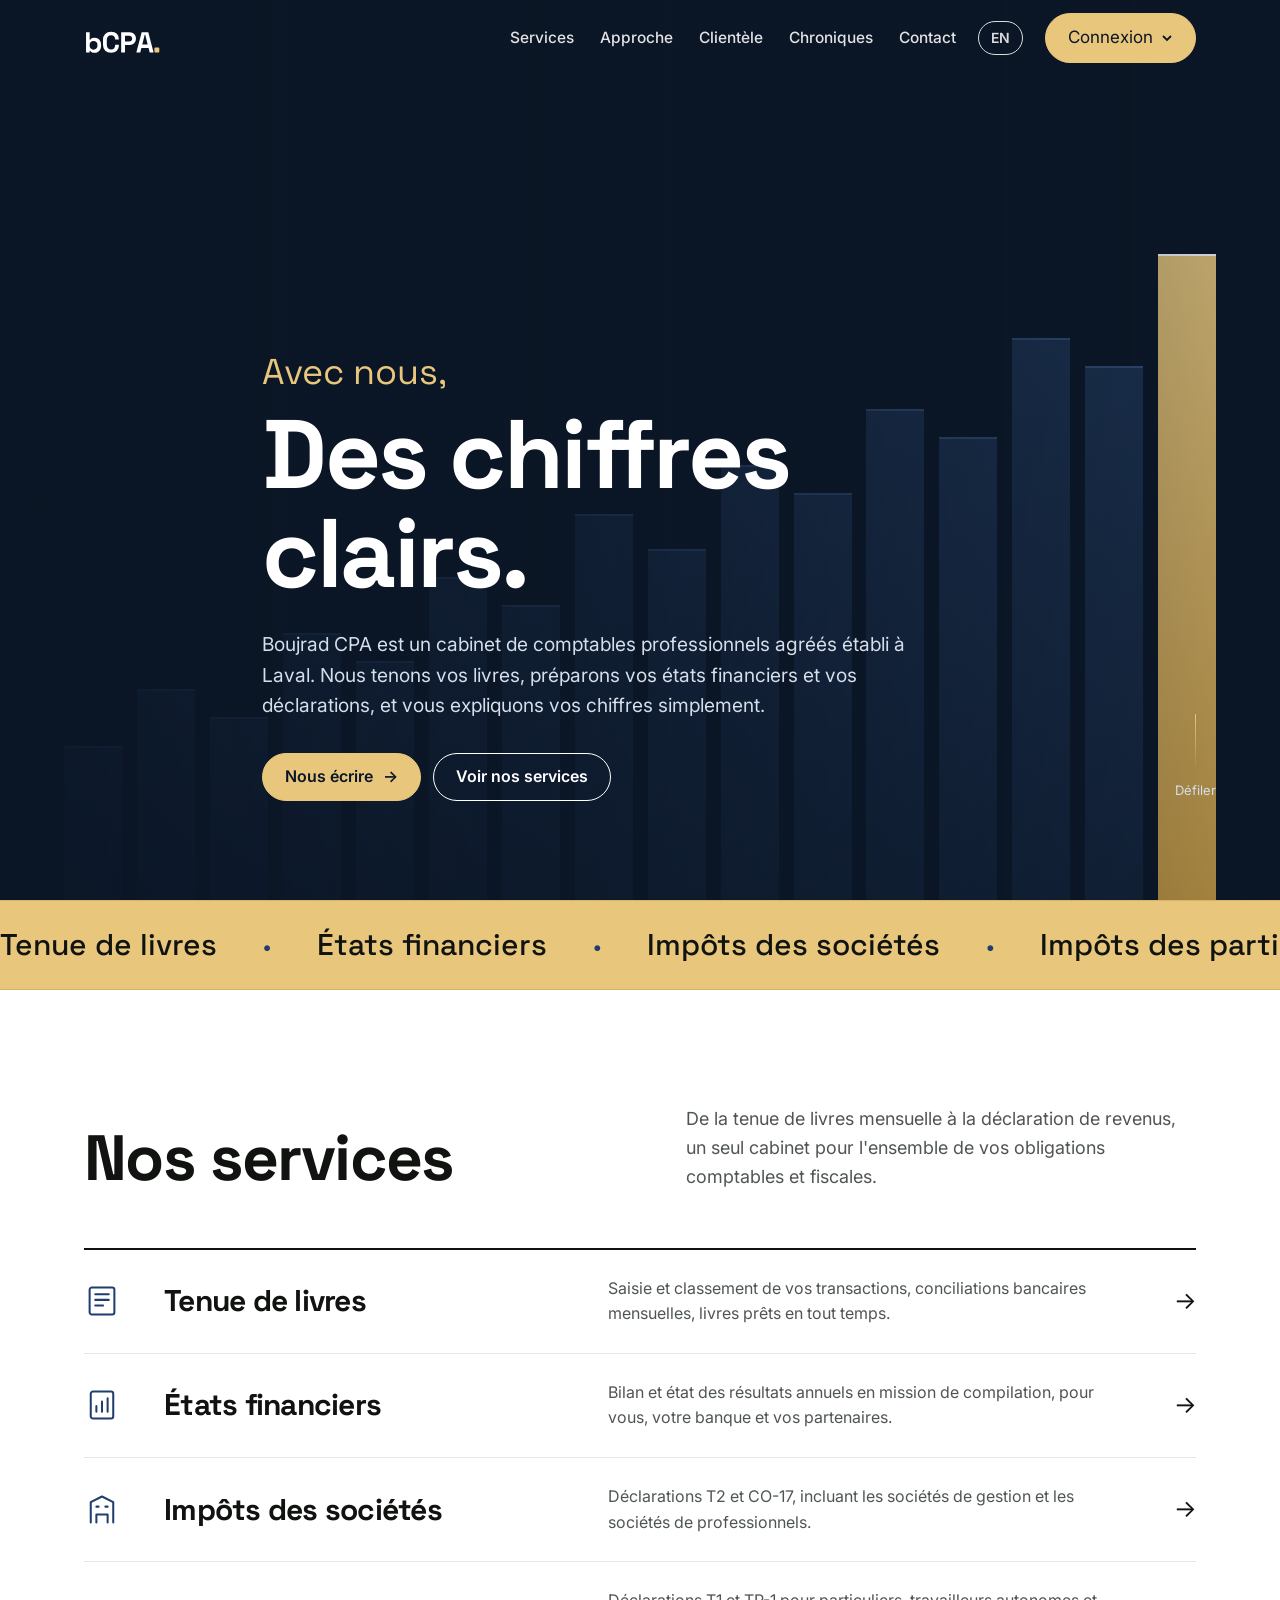
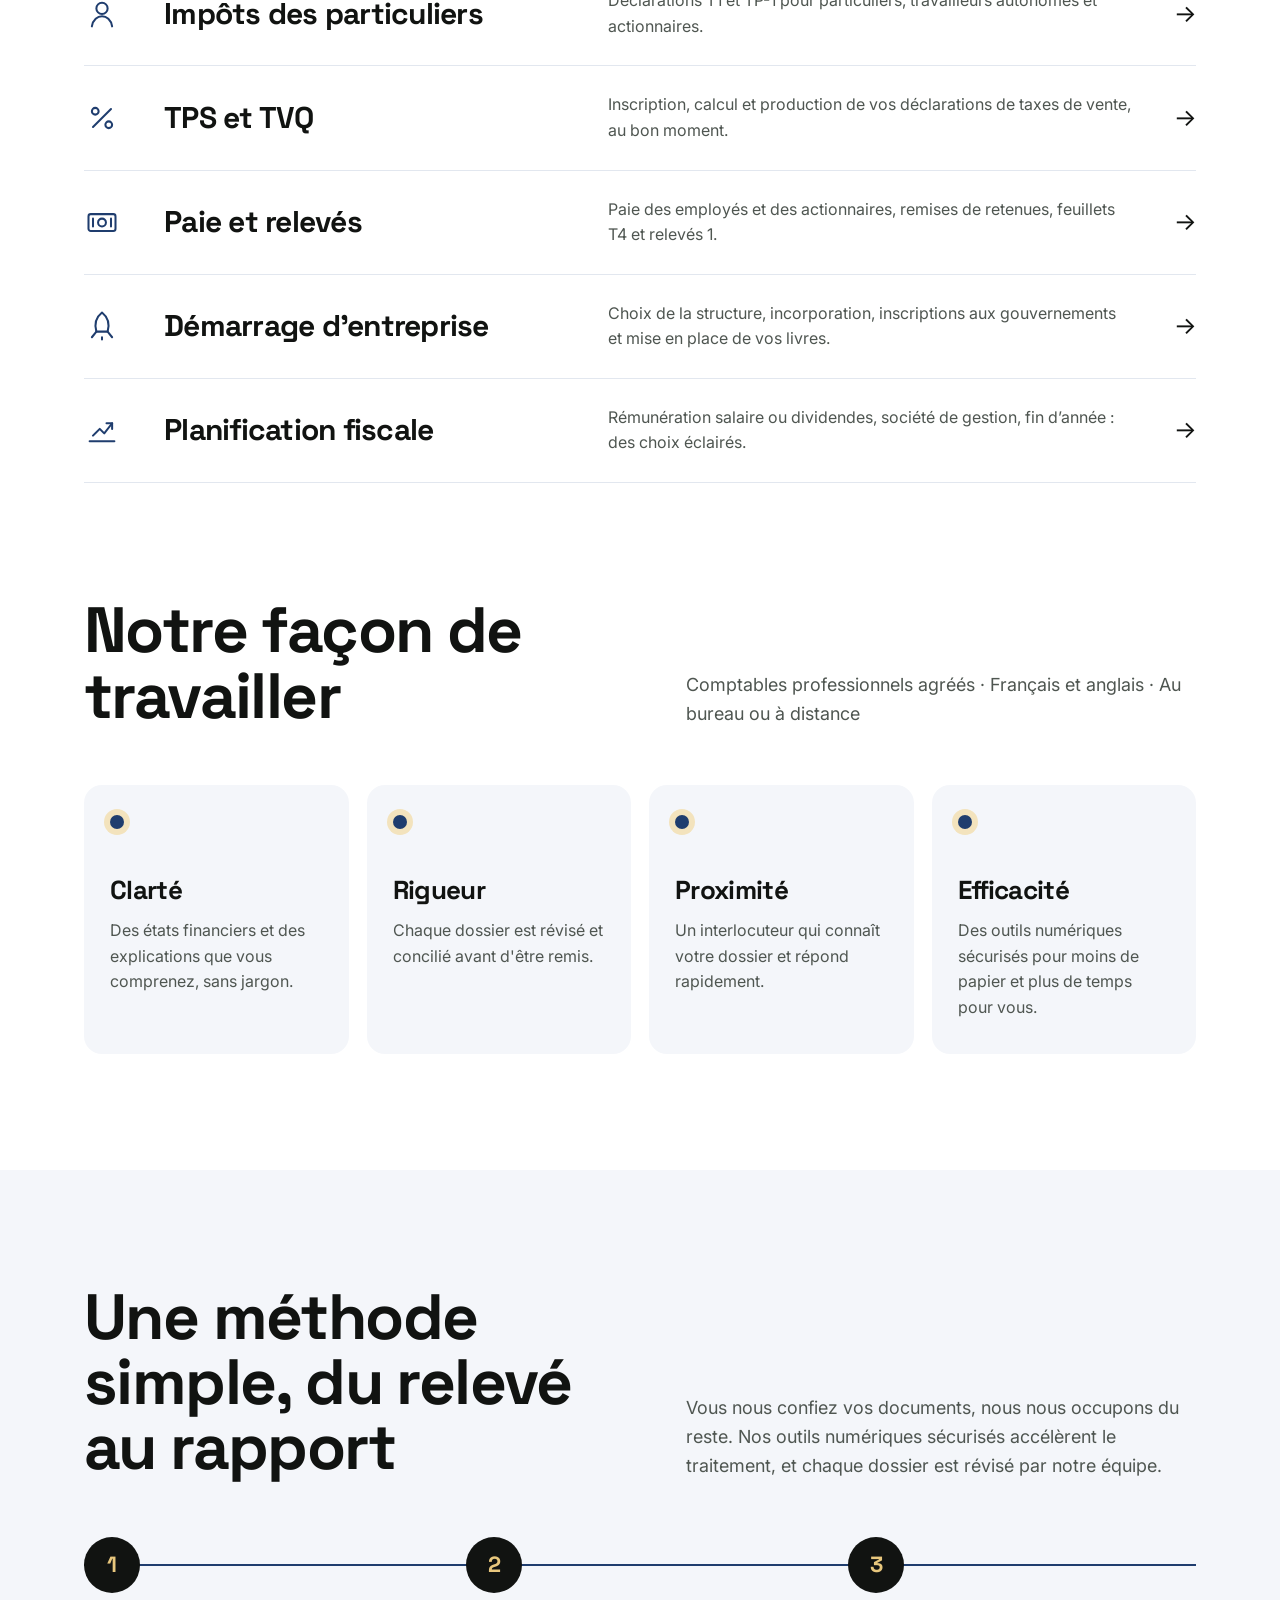
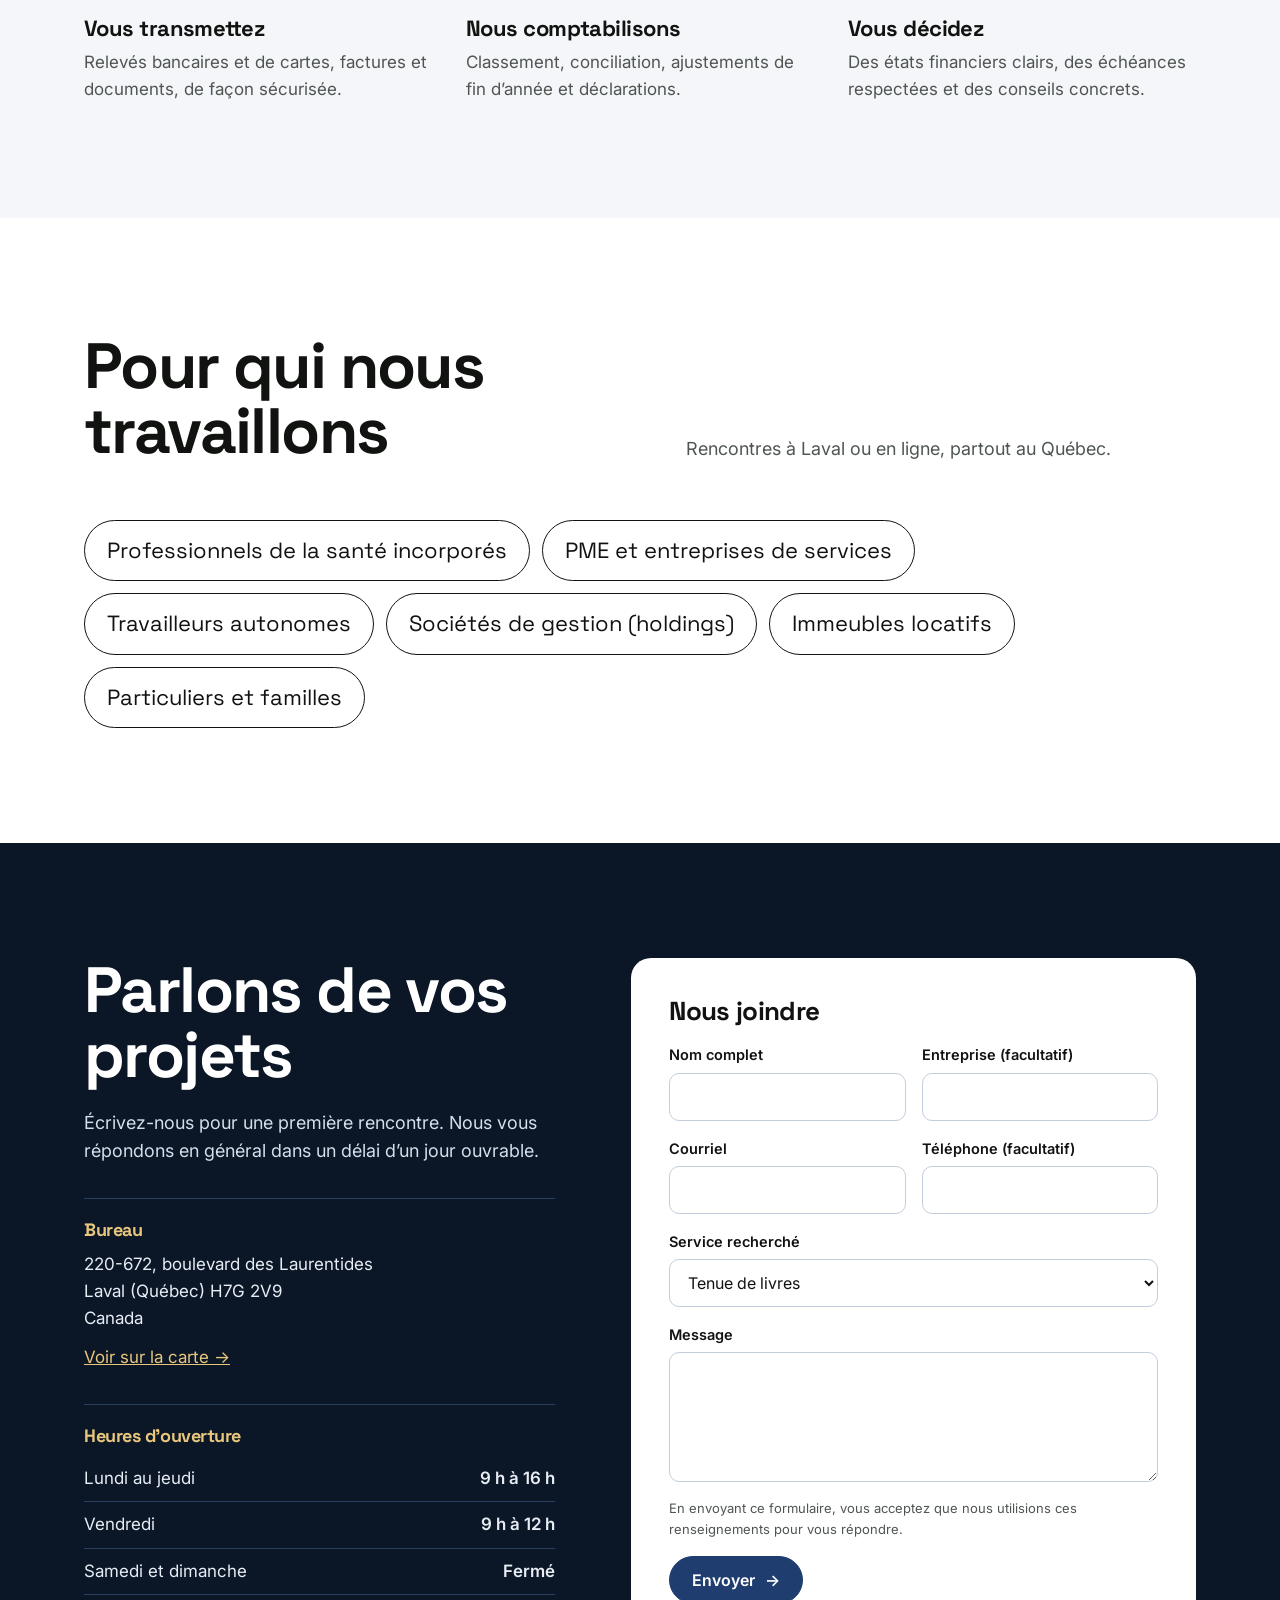
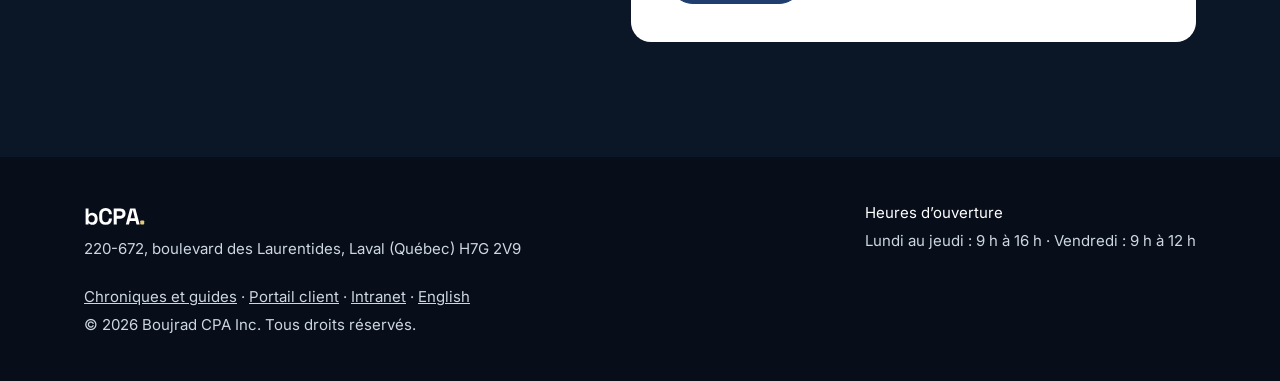
<file: site/index.html>
<!DOCTYPE html>
<html lang="fr-CA"><head><meta charset="utf-8"><meta name="viewport" content="width=device-width,initial-scale=1">
<title>Boujrad CPA Inc. · Comptables à Laval</title><meta name="description" content="Cabinet de comptables professionnels agréés à Laval : tenue de livres, états financiers, impôts des sociétés et des particuliers, TPS/TVQ."><script>document.documentElement.classList.add('js')</script>
<link rel="canonical" href="https://boujradcpa.com/"><link rel="alternate" hreflang="fr-CA" href="https://boujradcpa.com/"><link rel="alternate" hreflang="en-CA" href="https://boujradcpa.com/en/"><link rel="alternate" hreflang="x-default" href="https://boujradcpa.com/">
<meta property="og:type" content="website"><meta property="og:url" content="https://boujradcpa.com/"><meta property="og:locale" content="fr_CA"><meta property="og:site_name" content="Boujrad CPA Inc.">
<script type="application/ld+json">{"@context":"https://schema.org","@type":"AccountingService","name":"Boujrad CPA Inc.","url":"https://boujradcpa.com/","description":"Cabinet de comptables professionnels agréés à Laval : tenue de livres, états financiers, impôts des sociétés et des particuliers, TPS/TVQ.","areaServed":[{"@type":"City","name":"Laval"},{"@type":"State","name":"Québec"}],"address":{"@type":"PostalAddress","addressLocality":"Laval","addressRegion":"QC","addressCountry":"CA"},"knowsLanguage":["fr","en"],"logo":"https://boujradcpa.com/favicon.svg"}</script>
<link rel="icon" href="/favicon.svg" type="image/svg+xml"><meta property="og:title" content="Boujrad CPA Inc. · Comptables à Laval"><meta property="og:description" content="Cabinet de comptables professionnels agréés à Laval : tenue de livres, états financiers, impôts des sociétés et des particuliers, TPS/TVQ.">
<link rel="preconnect" href="https://fonts.googleapis.com"><link rel="preconnect" href="https://fonts.gstatic.com" crossorigin>
<link href="https://fonts.googleapis.com/css2?family=Inter:wght@400;500;600&family=Space+Grotesk:wght@500;700&display=swap" rel="stylesheet">
<style>/* VOICE a CPA firm's public site: confident, warm, precise
   IDEA a ledger in motion: rising columns, ruled lines, totals that land
   PICTURE full-screen night-green hero with animated rising columns and a rotating lowercase promise
   COLOUR night green #0b1626 for hero and contact, white body, mint #e8c77d highlight, deep green #1f3d6e actions
   TYPE Space Grotesk 700 (lowercase display) + Inter
   LAYOUT hero full screen; services as rows; values grid; method line; clients; contact split */
:root{color-scheme:light;--bg:#fff;--ink:#111311;--mute:#4f5651;--night:#0b1626;--mint:#e8c77d;--deep:#1f3d6e;--line:#e2e7ef;--soft:#f4f6fa}
*{box-sizing:border-box;min-width:0}
html{scroll-behavior:smooth;scroll-padding-top:80px}
body{margin:0;background:var(--bg);color:var(--ink);font:17px/1.6 Inter,system-ui,sans-serif;overflow-x:clip;-webkit-font-smoothing:antialiased}
h1,h2,h3{font-family:"Space Grotesk",Inter,sans-serif;letter-spacing:-.025em;line-height:1.02;margin:0}
h2{font-size:clamp(36px,5vw,66px)}
h3{font-size:22px;line-height:1.2}
a{color:inherit}
.wrap{max-width:1240px;margin:0 auto;padding-left:max(5vw,16px);padding-right:max(5vw,16px)}
.band{padding-block:clamp(72px,9vw,136px)}
.soft{background:var(--soft)}
header{position:fixed;inset:0 0 auto;z-index:20;transition:background .35s,color .35s,box-shadow .35s;color:#fff}
header.solid{background:rgba(255,255,255,.96);color:var(--ink);box-shadow:0 1px 0 var(--line);backdrop-filter:blur(8px)}
.nav{display:flex;align-items:center;gap:22px;min-height:76px}
.brand{display:flex;align-items:center;gap:10px;text-decoration:none;font-family:"Space Grotesk",sans-serif;font-weight:700;font-size:21px;margin-right:auto}
.brand svg{flex:none}
.links{display:flex;gap:26px}
.links a{text-decoration:none;font-size:15.5px;font-weight:500;opacity:.88;position:relative}
.links a::after{content:"";position:absolute;left:0;right:100%;bottom:-6px;height:2px;background:var(--deep);transition:right .3s}
header:not(.solid) .links a::after{background:var(--mint)}
.links a:hover::after{right:0}
.lang{font-size:14px;font-weight:600;text-decoration:none;border:1px solid currentColor;border-radius:999px;padding:5px 12px;opacity:.85}
.btn{display:inline-flex;align-items:center;gap:10px;min-height:48px;padding:10px 22px;border-radius:999px;font-weight:600;font-size:16px;text-decoration:none;border:1.5px solid currentColor;background:transparent;color:inherit;cursor:pointer;font-family:inherit;transition:transform .25s,background .25s,color .25s}
.btn:hover{transform:translateY(-2px)}
.btn.mint{background:var(--mint);border-color:var(--mint);color:var(--night)}
header.solid .btn.mint{background:var(--ink);border-color:var(--ink);color:#fff}
.btn.deep{background:var(--deep);border-color:var(--deep);color:#fff}
.btn .ar{transition:transform .25s}
.btn:hover .ar{transform:translateX(4px)}
:focus-visible{outline:3px solid var(--deep);outline-offset:3px}
.hero{background:var(--night);color:#fff;min-height:min(100svh,940px);position:relative;overflow:hidden;display:grid;align-items:end}
.hero .cols{position:absolute;left:0;right:0;bottom:0;height:78%;display:flex;align-items:flex-end;gap:clamp(6px,1.2vw,18px);padding:0 max(5vw,16px)}
.hero .cols i{flex:1;background:linear-gradient(#1d3352,#13233a);border-top:2px solid #33507a;transform-origin:bottom;animation:grow 1.6s cubic-bezier(.2,.7,.2,1) both}
.hero .cols i.hi{background:linear-gradient(var(--mint),#c99d45);border-top-color:#fff}
.hero .veil{position:absolute;inset:0;background:linear-gradient(90deg,rgba(11,22,38,.92) 0%,rgba(11,22,38,.7) 45%,rgba(11,22,38,.15) 100%)}
.hero .in{position:relative;padding-bottom:clamp(64px,11vh,130px);padding-top:150px}
.hero .pre{font-family:"Space Grotesk",sans-serif;font-size:clamp(24px,2.8vw,38px);color:var(--mint);margin:0 0 4px}
.hero h1{font-size:clamp(44px,7.6vw,116px);min-height:2.08em;max-width:12ch}
.hero h1 span{display:inline-block;animation:swap .8s cubic-bezier(.2,.7,.2,1) both}
.hero .in>p:not(.pre){font-size:clamp(17px,1.5vw,20px);max-width:36em;color:#d5deeb;margin:22px 0 32px}
.acts{display:flex;gap:12px;flex-wrap:wrap}
.cue{position:absolute;right:max(5vw,16px);bottom:clamp(64px,11vh,130px);font-size:13px;display:flex;flex-direction:column;align-items:center;gap:10px;color:#d5deeb}
.cue b{width:1.5px;height:56px;background:linear-gradient(var(--mint),transparent);animation:drip 1.8s infinite}
.mq{background:var(--mint);overflow:hidden;white-space:nowrap;border-block:1px solid #d9b45f}
.mq div{display:inline-flex;gap:46px;padding:20px 0;animation:mq 40s linear infinite;font-family:"Space Grotesk",sans-serif;font-size:clamp(20px,2.4vw,30px);font-weight:500}
.mq span::after{content:"\25CF";margin-left:46px;font-size:.45em;vertical-align:middle;color:var(--deep)}
.head{display:grid;grid-template-columns:minmax(0,1.1fr) minmax(0,1fr);gap:40px;align-items:end;margin-bottom:56px}
.head p{color:var(--mute);margin:0;font-size:18px}
.rows{border-top:2px solid var(--ink)}
.row{display:grid;grid-template-columns:56px minmax(0,1fr) minmax(0,1.25fr) 40px;gap:24px;align-items:center;padding:26px 0;border-bottom:1px solid var(--line);position:relative;isolation:isolate}
.row::before{content:"";position:absolute;inset:0 -18px;background:var(--mint);transform:scaleX(0);transform-origin:left;transition:transform .45s cubic-bezier(.2,.7,.2,1);z-index:-1;border-radius:8px}
.row:hover::before{transform:scaleX(1)}
.row svg{width:36px;height:36px;fill:none;stroke:var(--deep);stroke-width:1.8;stroke-linecap:round;stroke-linejoin:round}
.row h3{font-size:clamp(22px,2.4vw,30px)}
.row p{margin:0;color:var(--mute);font-size:16px}
.row .go{font-size:24px;transition:transform .3s;justify-self:end}
.row:hover .go{transform:translateX(4px) rotate(-45deg)}
.vals{display:grid;grid-template-columns:repeat(4,minmax(0,1fr));gap:18px}
.vals div{background:var(--soft);border-radius:18px;padding:30px 26px 34px;transition:transform .35s,background .35s,color .35s}
.vals div:hover{transform:translateY(-6px);background:var(--night);color:#fff}
.vals div:hover p{color:#d5deeb}
.vals h3{font-size:26px;margin-bottom:12px}
.vals p{margin:0;color:var(--mute);font-size:16px;transition:color .35s}
.vals .dot{display:block;width:14px;height:14px;border-radius:50%;background:var(--deep);margin-bottom:46px;box-shadow:0 0 0 6px #f3e3bd}
.steps{display:grid;grid-template-columns:repeat(3,minmax(0,1fr));gap:34px;margin:0;padding:0;position:relative}
.steps::before{content:"";position:absolute;left:0;right:0;top:27px;height:2px;background:#d6dde8}
.steps::after{content:"";position:absolute;left:0;top:27px;height:2px;width:100%;background:var(--deep);transform:scaleX(0);transform-origin:left;transition:transform 1.8s cubic-bezier(.2,.7,.2,1)}
.steps.on::after{transform:scaleX(1)}
.steps li{list-style:none;position:relative}
.steps b{display:grid;place-items:center;width:56px;height:56px;border-radius:50%;background:var(--ink);color:var(--mint);font-family:"Space Grotesk",sans-serif;font-size:22px;margin-bottom:22px;position:relative;z-index:1}
.steps p{margin:8px 0 0;color:var(--mute)}
.cl{display:flex;flex-wrap:wrap;gap:12px;margin:0;padding:0}
.cl li{list-style:none;border:1.5px solid var(--ink);border-radius:999px;padding:12px 22px;font-family:"Space Grotesk",sans-serif;font-size:clamp(17px,1.8vw,22px);transition:background .25s,color .25s}
.cl li:hover{background:var(--ink);color:var(--mint)}
.contact{background:var(--night);color:#fff}
.ct{display:grid;grid-template-columns:minmax(0,1fr) minmax(0,1.2fr);gap:clamp(36px,6vw,90px);align-items:start}
.contact .lead{color:#d5deeb;margin:20px 0 0;font-size:18px}
.card{border-top:1px solid #2a3f5e;padding-top:20px;margin-top:32px}
.card h3{color:var(--mint);font-size:18px;margin-bottom:10px}
.card address{font-style:normal;color:#e8edf5}
.maplink{color:var(--mint)}
.hours{width:100%;border-collapse:collapse;color:#e8edf5}
.hours td{padding:9px 0;border-bottom:1px solid #2a3f5e}
.hours td:last-child{text-align:right;white-space:nowrap;font-weight:600}
form{background:#fff;color:var(--ink);border-radius:20px;padding:clamp(22px,3vw,38px);display:grid;grid-template-columns:repeat(2,minmax(0,1fr));gap:16px}
form .full{grid-column:1/-1}
form h3{font-size:26px}
label{display:grid;gap:6px;font-size:14.5px;font-weight:600}
input,select,textarea{font:16px Inter,system-ui,sans-serif;padding:12px 14px;border:1.5px solid #c3cddc;border-radius:10px;background:#fff;color:var(--ink);min-height:48px;width:100%;transition:border-color .2s}
input:focus,select:focus,textarea:focus{border-color:var(--deep);outline:none}
textarea{min-height:130px;resize:vertical}
form .note{font-size:13px;color:var(--mute);margin:0}
.hp{position:absolute;left:-9999px}
footer{background:#070e19;color:#cdd6e3}
footer .wrap{display:flex;flex-wrap:wrap;gap:24px 56px;justify-content:space-between;padding-block:44px;font-size:15px}
footer .brand{color:#fff}
.js .rv{opacity:0;transform:translateY(34px);transition:opacity .8s cubic-bezier(.2,.7,.2,1),transform .8s cubic-bezier(.2,.7,.2,1)}
.js .rv.on{opacity:1;transform:none}
.thanks{min-height:100svh;display:grid;place-items:center;text-align:center;background:var(--night);color:#fff}
.thanks h1{font-size:clamp(36px,6vw,72px);margin-bottom:16px}
@keyframes grow{from{transform:scaleY(0)}to{transform:scaleY(1)}}
@keyframes swap{from{opacity:0;transform:translateY(.4em)}to{opacity:1;transform:none}}
@keyframes mq{to{transform:translateX(-50%)}}
@keyframes drip{0%{transform:scaleY(0);transform-origin:top}50%{transform:scaleY(1);transform-origin:top}51%{transform-origin:bottom}100%{transform:scaleY(0);transform-origin:bottom}}
@media(max-width:1000px){.vals{grid-template-columns:repeat(2,minmax(0,1fr))}.row{grid-template-columns:44px minmax(0,1fr) 32px}.row p{grid-column:2/3}.row .go{grid-row:1;grid-column:3}}
@media(max-width:820px){.links{display:none}.head,.ct{grid-template-columns:1fr}.cue{display:none}.hero .veil{background:linear-gradient(180deg,rgba(11,22,38,.55),rgba(11,22,38,.9))}}
@media(max-width:600px){body{font-size:16px}.nav{gap:10px}.nav .btn{padding:8px 14px;min-height:40px;font-size:14px}.brand span{display:none}.vals{grid-template-columns:1fr}.steps{grid-template-columns:1fr}.steps::before,.steps::after{display:none}form{grid-template-columns:1fr}.hero .cols{height:55%}}
@media(prefers-reduced-motion:reduce){html{scroll-behavior:auto}*,*::before,*::after{animation:none!important;transition:none!important}.js .rv{opacity:1;transform:none}}

.brand .wm{display:block}.wdot{fill:var(--mint)}header.solid .wdot{fill:var(--deep)}

/* menu Connexion */
.cxb{display:inline-flex;align-items:center;gap:8px;cursor:pointer;font:inherit}.cxb svg{transition:transform .25s}.cxb[aria-expanded=true] svg{transform:rotate(180deg)}
.cxp{position:absolute;left:0;right:0;top:100%;background:#fff;color:var(--ink);box-shadow:0 18px 40px rgba(11,22,38,.18);border-top:1px solid var(--line);opacity:0;visibility:hidden;transform:translateY(-10px);clip-path:inset(0 0 100% 0);transition:opacity .25s,transform .3s cubic-bezier(.2,.7,.2,1),clip-path .35s cubic-bezier(.2,.7,.2,1),visibility .35s}
.cxp.open{opacity:1;visibility:visible;transform:none;clip-path:inset(0 0 0 0)}
.cxg{display:grid;grid-template-columns:1fr 1.3fr;gap:clamp(16px,4vw,48px);padding-top:28px;padding-bottom:30px}
.cxk{font-family:'Space Grotesk',sans-serif;font-weight:700;font-size:22px;margin:0 0 4px}.cxd{color:var(--mute);margin:0 0 14px}.cxn{color:var(--mute);font-size:14px;margin:10px 0 0}
.cxl{display:grid;gap:8px}.cxl a{display:flex;justify-content:space-between;align-items:center;padding:12px 16px;border:1px solid var(--line);border-radius:10px;text-decoration:none;color:var(--ink);font-weight:600}.cxl a:hover{border-color:var(--ink)}.cxl a span{transition:transform .2s}.cxl a:hover span{transform:translateX(4px)}
.cxm{background:var(--soft);border-radius:14px;padding:22px}
@media(max-width:760px){.cxg{grid-template-columns:1fr}}
@media(prefers-reduced-motion:reduce){.cxp,.cxb svg{transition:none}}
@media (max-width:640px){.hero{min-height:auto}.hero .in{padding-top:120px;padding-bottom:56px}}
</style></head><body>
<header><div class="wrap nav"><a class="brand" href="/"><svg class="wm" width="76.2" height="30" viewBox="0 -2 264 104" role="img" aria-label="bCPA"><path d="M36.800000000000004 101.4Q30.1 101.4 26.5 99.1Q22.900000000000002 96.8 21.200000000000003 94.0H19.400000000000002V100.0H7.0V30.0H19.6V56.099999999999994H21.400000000000002Q22.5 54.3 24.35 52.699999999999996Q26.200000000000003 51.099999999999994 29.250000000000004 50.05Q32.300000000000004 49.0 36.800000000000004 49.0Q42.800000000000004 49.0 47.900000000000006 51.95Q53.0 54.9 56.1 60.599999999999994Q59.2 66.3 59.2 74.4V76.0Q59.2 84.1 56.1 89.8Q53.0 95.5 47.900000000000006 98.45Q42.800000000000004 101.4 36.800000000000004 101.4ZM33.0 90.4Q38.800000000000004 90.4 42.7 86.65Q46.6 82.9 46.6 75.7V74.7Q46.6 67.5 42.75 63.75Q38.900000000000006 60.0 33.0 60.0Q27.200000000000003 60.0 23.300000000000004 63.75Q19.400000000000002 67.5 19.400000000000002 74.7V75.7Q19.400000000000002 82.9 23.300000000000004 86.65Q27.200000000000003 90.4 33.0 90.4ZM94.0 101.4Q81.0 101.4 73.4 94.15Q65.80000000000001 86.9 65.80000000000001 73.4V56.599999999999994Q65.80000000000001 43.099999999999994 73.4 35.849999999999994Q81.0 28.599999999999994 94.0 28.599999999999994Q106.9 28.599999999999994 113.95 35.64999999999999Q121.0 42.699999999999996 121.0 55.0V55.599999999999994H108.0V54.599999999999994Q108.0 48.4 104.55000000000001 44.4Q101.10000000000001 40.4 94.0 40.4Q87.0 40.4 83.0 44.7Q79.0 49.0 79.0 56.4V73.6Q79.0 80.9 83.0 85.25Q87.0 89.6 94.0 89.6Q101.10000000000001 89.6 104.55000000000001 85.55Q108.0 81.5 108.0 75.4V73.6H121.0V75.0Q121.0 87.3 113.95 94.35Q106.9 101.4 94.0 101.4ZM128.8 100.0V30.0H157.60000000000002Q164.20000000000002 30.0 169.25 32.65Q174.3 35.3 177.15000000000003 40.099999999999994Q180.00000000000003 44.9 180.00000000000003 51.5V52.9Q180.00000000000003 59.4 177.05 64.25Q174.10000000000002 69.1 169.05 71.75Q164.00000000000003 74.4 157.60000000000002 74.4H142.00000000000003V100.0ZM142.00000000000003 62.4H156.3Q161.00000000000003 62.4 163.90000000000003 59.8Q166.8 57.199999999999996 166.8 52.699999999999996V51.699999999999996Q166.8 47.199999999999996 163.90000000000003 44.599999999999994Q161.00000000000003 42.0 156.3 42.0H142.00000000000003ZM181.40000000000003 100.0 199.8 30.0H222.8L241.20000000000002 100.0H227.60000000000002L223.8 84.6H198.8L195.00000000000003 100.0ZM201.90000000000003 72.4H220.70000000000002L212.20000000000002 38.3H210.40000000000003Z" fill="currentColor"/><g class="wdot"><rect x="244.0" y="83" width="17" height="17" rx="3"/></g></svg></a><nav class="links" aria-label="Navigation"><a href="#services">Services</a><a href="#approche">Approche</a><a href="#clientele">Clientèle</a><a href="/guides/">Chroniques</a><a href="#contact">Contact</a></nav>
<a class="lang" href="/en/" hreflang="en" title="English">EN</a><button class="btn mint cxb" id="cxB" aria-expanded="false" aria-controls="cxP">Connexion<svg width="12" height="12" viewBox="0 0 12 12" aria-hidden="true"><path d="M2 4l4 4 4-4" fill="none" stroke="currentColor" stroke-width="1.8"/></svg></button></div>
<div class="cxp" id="cxP" role="region" aria-label="Connexion"><div class="wrap cxg">
<div class="cxc"><p class="cxk">Intranet</p><p class="cxd">Réservé à l’équipe du cabinet.</p><div class="cxl"><a href="https://app.boujradcpa.com/">Comptabilité <span>→</span></a><a href="https://app.boujradcpa.com/centre.html">Gestion du cabinet <span>→</span></a></div></div>
<div class="cxc cxm"><p class="cxk">Portail client</p><p class="cxd">Remplissez votre formulaire d’impôt et déposez vos documents en toute sécurité.</p><a class="btn deep" href="https://app.boujradcpa.com/portail.html">Accéder au portail</a><p class="cxn">Nouveau client? Créez votre compte sur le portail.</p></div>
</div></div></header>
<main>
<section class="hero"><div class="cols" aria-hidden="true"><i class="" style="height:22%;animation-delay:0ms"></i><i class="" style="height:30%;animation-delay:70ms"></i><i class="" style="height:26%;animation-delay:140ms"></i><i class="" style="height:38%;animation-delay:210ms"></i><i class="" style="height:34%;animation-delay:280ms"></i><i class="" style="height:46%;animation-delay:350ms"></i><i class="" style="height:42%;animation-delay:420ms"></i><i class="" style="height:55%;animation-delay:490ms"></i><i class="" style="height:50%;animation-delay:560ms"></i><i class="" style="height:62%;animation-delay:630ms"></i><i class="" style="height:58%;animation-delay:700ms"></i><i class="" style="height:70%;animation-delay:770ms"></i><i class="" style="height:66%;animation-delay:840ms"></i><i class="" style="height:80%;animation-delay:910ms"></i><i class="" style="height:76%;animation-delay:980ms"></i><i class="hi" style="height:92%;animation-delay:1050ms"></i></div><div class="veil"></div>
<div class="wrap in"><p class="pre">Avec nous,</p><h1><span data-w='["Des chiffres clairs.", "Des impôts maîtrisés.", "Une croissance accompagnée."]'>Des chiffres clairs.</span></h1><p>Boujrad CPA est un cabinet de comptables professionnels agréés établi à Laval. Nous tenons vos livres, préparons vos états financiers et vos déclarations, et vous expliquons vos chiffres simplement.</p>
<div class="acts"><a class="btn mint" href="#contact">Nous écrire <span class="ar">→</span></a><a class="btn" href="#services">Voir nos services</a></div></div>
<div class="cue" aria-hidden="true"><b></b>Défiler</div></section>
<div class="mq" aria-hidden="true"><div><span>Tenue de livres</span><span>États financiers</span><span>Impôts des sociétés</span><span>Impôts des particuliers</span><span>TPS / TVQ</span><span>Paie</span><span>Démarrage d'entreprise</span><span>Planification fiscale</span><span>Tenue de livres</span><span>États financiers</span><span>Impôts des sociétés</span><span>Impôts des particuliers</span><span>TPS / TVQ</span><span>Paie</span><span>Démarrage d'entreprise</span><span>Planification fiscale</span></div></div>
<section class="band" id="services"><div class="wrap"><div class="head rv"><h2>Nos services</h2><p>De la tenue de livres mensuelle à la déclaration de revenus, un seul cabinet pour l'ensemble de vos obligations comptables et fiscales.</p></div><div class="rows"><article class="row rv" data-d="0"><svg viewBox="0 0 32 32" aria-hidden="true"><rect x="5" y="4" width="22" height="24" rx="2"/><path d="M10 10h12M10 15h12M10 20h7"/></svg><h3>Tenue de livres</h3><p>Saisie et classement de vos transactions, conciliations bancaires mensuelles, livres prêts en tout temps.</p><span class="go" aria-hidden="true">→</span></article><article class="row rv" data-d="60"><svg viewBox="0 0 32 32" aria-hidden="true"><rect x="6" y="4" width="20" height="24" rx="2"/><path d="M11 22v-5M16 22v-9M21 22v-12"/></svg><h3>États financiers</h3><p>Bilan et état des résultats annuels en mission de compilation, pour vous, votre banque et vos partenaires.</p><span class="go" aria-hidden="true">→</span></article><article class="row rv" data-d="120"><svg viewBox="0 0 32 32" aria-hidden="true"><path d="M6 27V9l10-5 10 5v18"/><path d="M11 27v-7h10v7M11 13h2M19 13h2"/></svg><h3>Impôts des sociétés</h3><p>Déclarations T2 et CO-17, incluant les sociétés de gestion et les sociétés de professionnels.</p><span class="go" aria-hidden="true">→</span></article><article class="row rv" data-d="180"><svg viewBox="0 0 32 32" aria-hidden="true"><circle cx="16" cy="11" r="5"/><path d="M7 27c1-6 5-9 9-9s8 3 9 9"/></svg><h3>Impôts des particuliers</h3><p>Déclarations T1 et TP-1 pour particuliers, travailleurs autonomes et actionnaires.</p><span class="go" aria-hidden="true">→</span></article><article class="row rv" data-d="0"><svg viewBox="0 0 32 32" aria-hidden="true"><path d="M8 24 24 8"/><circle cx="10" cy="10" r="3"/><circle cx="22" cy="22" r="3"/></svg><h3>TPS et TVQ</h3><p>Inscription, calcul et production de vos déclarations de taxes de vente, au bon moment.</p><span class="go" aria-hidden="true">→</span></article><article class="row rv" data-d="60"><svg viewBox="0 0 32 32" aria-hidden="true"><rect x="4" y="9" width="24" height="15" rx="2"/><circle cx="16" cy="16.5" r="3.5"/><path d="M8 13v7M24 13v7"/></svg><h3>Paie et relevés</h3><p>Paie des employés et des actionnaires, remises de retenues, feuillets T4 et relevés 1.</p><span class="go" aria-hidden="true">→</span></article><article class="row rv" data-d="120"><svg viewBox="0 0 32 32" aria-hidden="true"><path d="M16 4c5 4 7 10 5 17h-10C9 14 11 8 16 4z"/><path d="M11 21l-4 5M21 21l4 5M16 26v2"/></svg><h3>Démarrage d’entreprise</h3><p>Choix de la structure, incorporation, inscriptions aux gouvernements et mise en place de vos livres.</p><span class="go" aria-hidden="true">→</span></article><article class="row rv" data-d="180"><svg viewBox="0 0 32 32" aria-hidden="true"><path d="M5 26h22"/><path d="M8 21l6-6 4 4 7-9"/><path d="M20 10h5v5"/></svg><h3>Planification fiscale</h3><p>Rémunération salaire ou dividendes, société de gestion, fin d’année : des choix éclairés.</p><span class="go" aria-hidden="true">→</span></article></div></div></section>
<section class="band" style="padding-top:0"><div class="wrap"><div class="head rv"><h2>Notre façon de travailler</h2><p>Comptables professionnels agréés · Français et anglais · Au bureau ou à distance</p></div><div class="vals"><div class="rv" data-d="0"><span class="dot"></span><h3>Clarté</h3><p>Des états financiers et des explications que vous comprenez, sans jargon.</p></div><div class="rv" data-d="90"><span class="dot"></span><h3>Rigueur</h3><p>Chaque dossier est révisé et concilié avant d'être remis.</p></div><div class="rv" data-d="180"><span class="dot"></span><h3>Proximité</h3><p>Un interlocuteur qui connaît votre dossier et répond rapidement.</p></div><div class="rv" data-d="270"><span class="dot"></span><h3>Efficacité</h3><p>Des outils numériques sécurisés pour moins de papier et plus de temps pour vous.</p></div></div></div></section>
<section class="band soft" id="approche"><div class="wrap"><div class="head rv"><h2>Une méthode simple, du relevé au rapport</h2><p>Vous nous confiez vos documents, nous nous occupons du reste. Nos outils numériques sécurisés accélèrent le traitement, et chaque dossier est révisé par notre équipe.</p></div><ol class="steps"><li class="rv" data-d="0"><b>1</b><h3>Vous transmettez</h3><p>Relevés bancaires et de cartes, factures et documents, de façon sécurisée.</p></li><li class="rv" data-d="150"><b>2</b><h3>Nous comptabilisons</h3><p>Classement, conciliation, ajustements de fin d’année et déclarations.</p></li><li class="rv" data-d="300"><b>3</b><h3>Vous décidez</h3><p>Des états financiers clairs, des échéances respectées et des conseils concrets.</p></li></ol></div></section>
<section class="band" id="clientele"><div class="wrap"><div class="head rv"><h2>Pour qui nous travaillons</h2><p>Rencontres à Laval ou en ligne, partout au Québec.</p></div><ul class="cl"><li class="rv" data-d="0">Professionnels de la santé incorporés</li><li class="rv" data-d="60">PME et entreprises de services</li><li class="rv" data-d="120">Travailleurs autonomes</li><li class="rv" data-d="180">Sociétés de gestion (holdings)</li><li class="rv" data-d="240">Immeubles locatifs</li><li class="rv" data-d="300">Particuliers et familles</li></ul></div></section>
<section class="band contact" id="contact"><div class="wrap ct">
<div class="rv"><h2>Parlons de vos projets</h2><p class="lead">Écrivez-nous pour une première rencontre. Nous vous répondons en général dans un délai d’un jour ouvrable.</p>
<div class="card"><h3>Bureau</h3><address>220-672, boulevard des Laurentides<br>Laval (Québec) H7G 2V9<br>Canada</address><p style="margin:12px 0 0"><a class="maplink" href="https://www.google.com/maps/search/?api=1&query=672+Boulevard+des+Laurentides+Laval+QC+H7G+2V9" rel="noopener" target="_blank">Voir sur la carte →</a></p></div>
<div class="card"><h3>Heures d’ouverture</h3><table class="hours"><tr><td>Lundi au jeudi</td><td>9 h à 16 h</td></tr><tr><td>Vendredi</td><td>9 h à 12 h</td></tr><tr><td>Samedi et dimanche</td><td>Fermé</td></tr></table></div></div>
<form class="rv" data-d="120" name="contact" method="POST" action="/merci.html" data-netlify="true" netlify-honeypot="bot-field">
<h3 class="full">Nous joindre</h3>
<input type="hidden" name="form-name" value="contact"><input type="hidden" name="langue" value="fr">
<p class="hp"><label>Ne pas remplir <input name="bot-field" tabindex="-1" autocomplete="off"></label></p>
<label>Nom complet<input id="c-nom" name="nom" required autocomplete="name"></label>
<label>Entreprise (facultatif)<input id="c-ent" name="entreprise" autocomplete="organization"></label>
<label>Courriel<input id="c-mail" name="courriel" type="email" required autocomplete="email"></label>
<label>Téléphone (facultatif)<input id="c-tel" name="telephone" type="tel" autocomplete="tel"></label>
<label class="full">Service recherché<select id="c-svc" name="service"><option>Tenue de livres</option><option>États financiers</option><option>Impôts des sociétés</option><option>Impôts des particuliers</option><option>TPS et TVQ</option><option>Paie et relevés</option><option>Démarrage d’entreprise</option><option>Planification fiscale</option><option>Autre</option></select></label>
<label class="full">Message<textarea id="c-msg" name="message" required></textarea></label>
<p class="note full">En envoyant ce formulaire, vous acceptez que nous utilisions ces renseignements pour vous répondre.</p><div class="full"><button class="btn deep" type="submit">Envoyer <span class="ar">→</span></button></div></form>
</div></section></main>
<footer><div class="wrap"><div><a class="brand" href="/"><svg class="wm" width="60.9" height="24" viewBox="0 -2 264 104" role="img" aria-label="bCPA"><path d="M36.800000000000004 101.4Q30.1 101.4 26.5 99.1Q22.900000000000002 96.8 21.200000000000003 94.0H19.400000000000002V100.0H7.0V30.0H19.6V56.099999999999994H21.400000000000002Q22.5 54.3 24.35 52.699999999999996Q26.200000000000003 51.099999999999994 29.250000000000004 50.05Q32.300000000000004 49.0 36.800000000000004 49.0Q42.800000000000004 49.0 47.900000000000006 51.95Q53.0 54.9 56.1 60.599999999999994Q59.2 66.3 59.2 74.4V76.0Q59.2 84.1 56.1 89.8Q53.0 95.5 47.900000000000006 98.45Q42.800000000000004 101.4 36.800000000000004 101.4ZM33.0 90.4Q38.800000000000004 90.4 42.7 86.65Q46.6 82.9 46.6 75.7V74.7Q46.6 67.5 42.75 63.75Q38.900000000000006 60.0 33.0 60.0Q27.200000000000003 60.0 23.300000000000004 63.75Q19.400000000000002 67.5 19.400000000000002 74.7V75.7Q19.400000000000002 82.9 23.300000000000004 86.65Q27.200000000000003 90.4 33.0 90.4ZM94.0 101.4Q81.0 101.4 73.4 94.15Q65.80000000000001 86.9 65.80000000000001 73.4V56.599999999999994Q65.80000000000001 43.099999999999994 73.4 35.849999999999994Q81.0 28.599999999999994 94.0 28.599999999999994Q106.9 28.599999999999994 113.95 35.64999999999999Q121.0 42.699999999999996 121.0 55.0V55.599999999999994H108.0V54.599999999999994Q108.0 48.4 104.55000000000001 44.4Q101.10000000000001 40.4 94.0 40.4Q87.0 40.4 83.0 44.7Q79.0 49.0 79.0 56.4V73.6Q79.0 80.9 83.0 85.25Q87.0 89.6 94.0 89.6Q101.10000000000001 89.6 104.55000000000001 85.55Q108.0 81.5 108.0 75.4V73.6H121.0V75.0Q121.0 87.3 113.95 94.35Q106.9 101.4 94.0 101.4ZM128.8 100.0V30.0H157.60000000000002Q164.20000000000002 30.0 169.25 32.65Q174.3 35.3 177.15000000000003 40.099999999999994Q180.00000000000003 44.9 180.00000000000003 51.5V52.9Q180.00000000000003 59.4 177.05 64.25Q174.10000000000002 69.1 169.05 71.75Q164.00000000000003 74.4 157.60000000000002 74.4H142.00000000000003V100.0ZM142.00000000000003 62.4H156.3Q161.00000000000003 62.4 163.90000000000003 59.8Q166.8 57.199999999999996 166.8 52.699999999999996V51.699999999999996Q166.8 47.199999999999996 163.90000000000003 44.599999999999994Q161.00000000000003 42.0 156.3 42.0H142.00000000000003ZM181.40000000000003 100.0 199.8 30.0H222.8L241.20000000000002 100.0H227.60000000000002L223.8 84.6H198.8L195.00000000000003 100.0ZM201.90000000000003 72.4H220.70000000000002L212.20000000000002 38.3H210.40000000000003Z" fill="currentColor"/><g class="wdot"><rect x="244.0" y="83" width="17" height="17" rx="3"/></g></svg></a><p style="margin:12px 0 0">220-672, boulevard des Laurentides, Laval (Québec) H7G 2V9</p></div>
<div><p style="margin:0;color:#fff">Heures d’ouverture</p><p style="margin:4px 0 0">Lundi au jeudi : 9 h à 16 h · Vendredi : 9 h à 12 h</p></div>
<div><p style="margin:0"><a href="/guides/">Chroniques et guides</a> · <a href="https://app.boujradcpa.com/portail.html">Portail client</a> · <a href="https://app.boujradcpa.com">Intranet</a> · <a href="/en/">English</a></p><p style="margin:4px 0 0">© 2026 Boujrad CPA Inc. Tous droits réservés.</p></div></div></footer>
<script>{
const h = document.querySelector('header');
const hero = document.querySelector('.hero');
const sc = () => h.classList.toggle('solid', !hero || scrollY > 40);
sc(); addEventListener('scroll', sc, {passive: true});
const R = matchMedia('(prefers-reduced-motion: reduce)').matches;
const io = ('IntersectionObserver' in window) ? new IntersectionObserver(es => es.forEach(e => {
  if (e.isIntersecting) { e.target.classList.add('on'); io.unobserve(e.target); }
}), {threshold: .12}) : null;
document.documentElement.classList.add('js');
document.querySelectorAll('.rv,.steps').forEach(el => {
  if (!io || R) { el.classList.add('on'); return; }
  el.style.transitionDelay = (el.dataset.d || 0) + 'ms';
  io.observe(el);
});
let w = document.querySelector('.hero h1 span');
if (w && !R) {
  const L = JSON.parse(w.dataset.w); let k = 0;
  setInterval(() => {
    k = (k + 1) % L.length;
    const n = w.cloneNode(); n.textContent = L[k]; w.replaceWith(n); w = n;
  }, 3200);
}
}

/* menu Connexion déroulant */
(()=>{const b=document.getElementById('cxB'),p=document.getElementById('cxP');if(!b||!p)return;
  const set=o=>{p.classList.toggle('open',o);b.setAttribute('aria-expanded',o);document.querySelector('header')?.classList.toggle('cxo',o)};
  b.addEventListener('click',e=>{e.stopPropagation();set(!p.classList.contains('open'))});
  document.addEventListener('click',e=>{if(!p.contains(e.target))set(false)});document.addEventListener('keydown',e=>{if(e.key==='Escape'){set(false);b.focus()}})})();
</script></body></html>
</file>
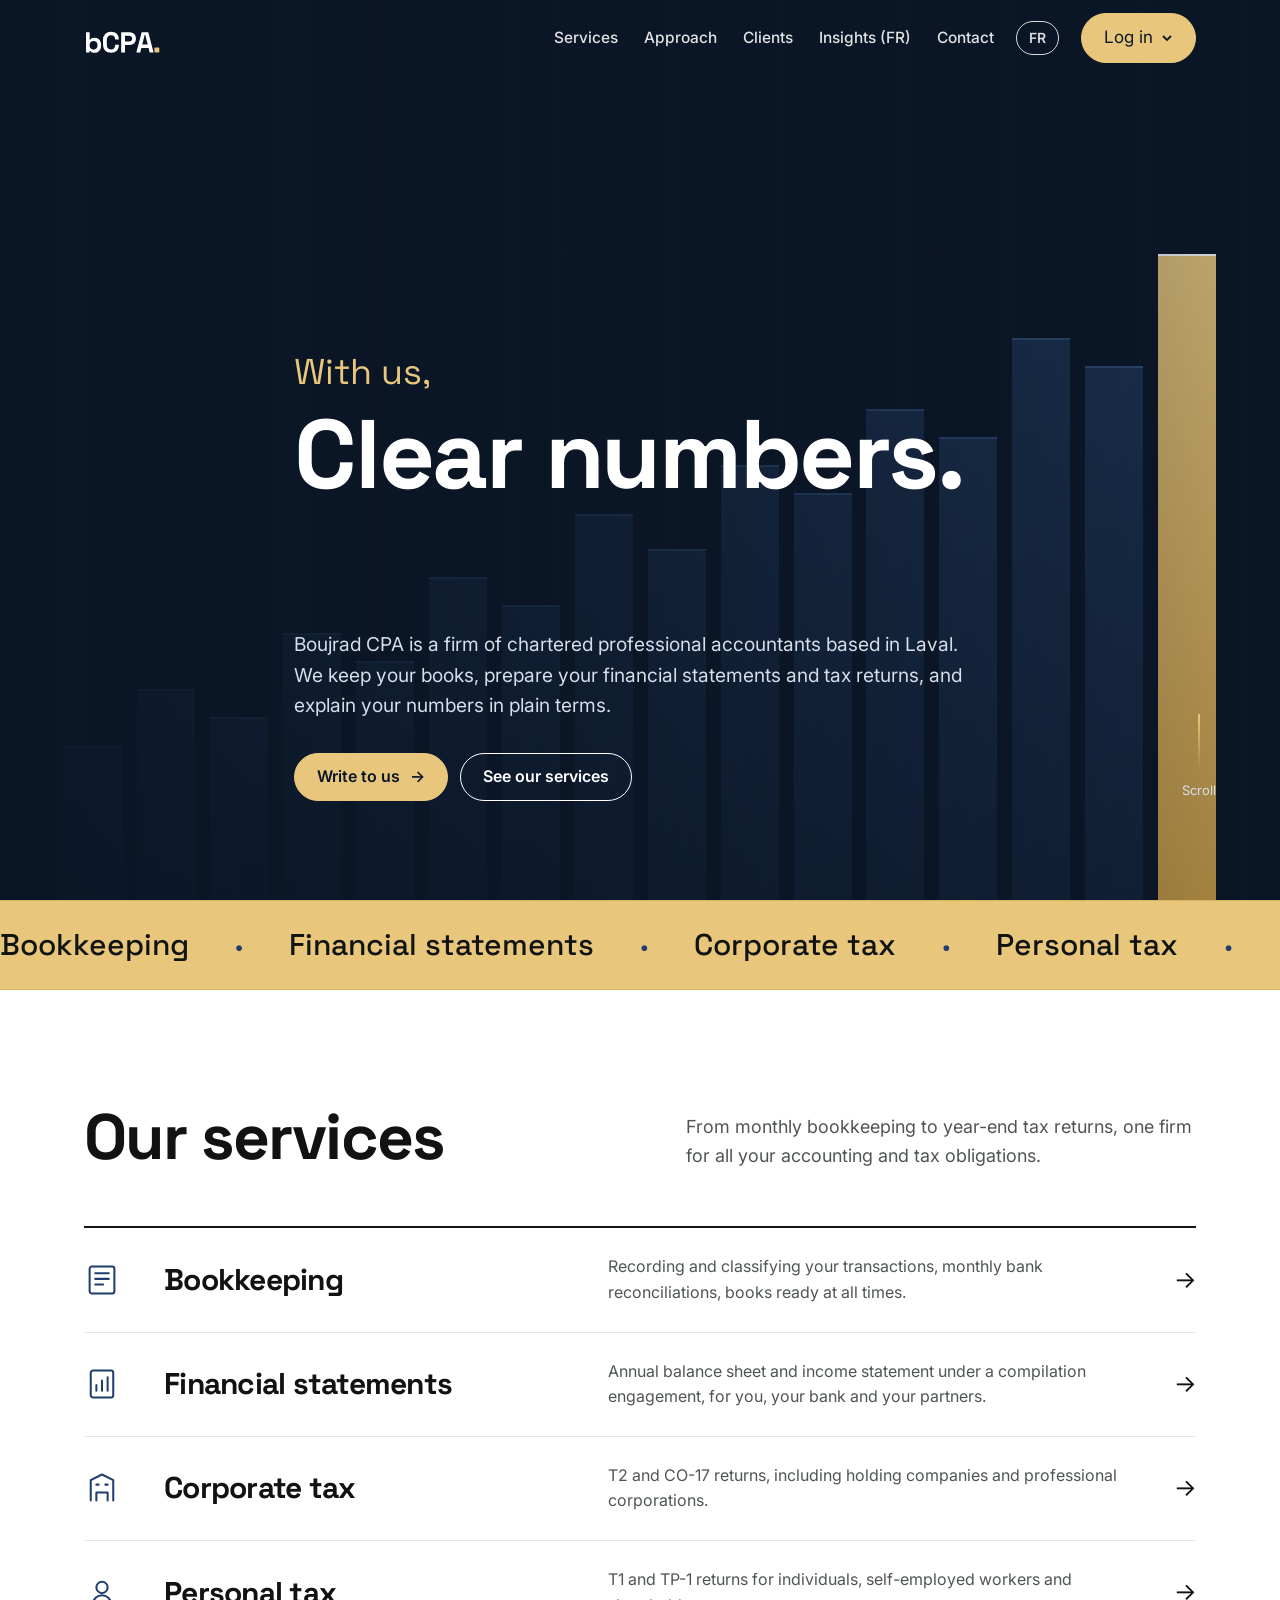
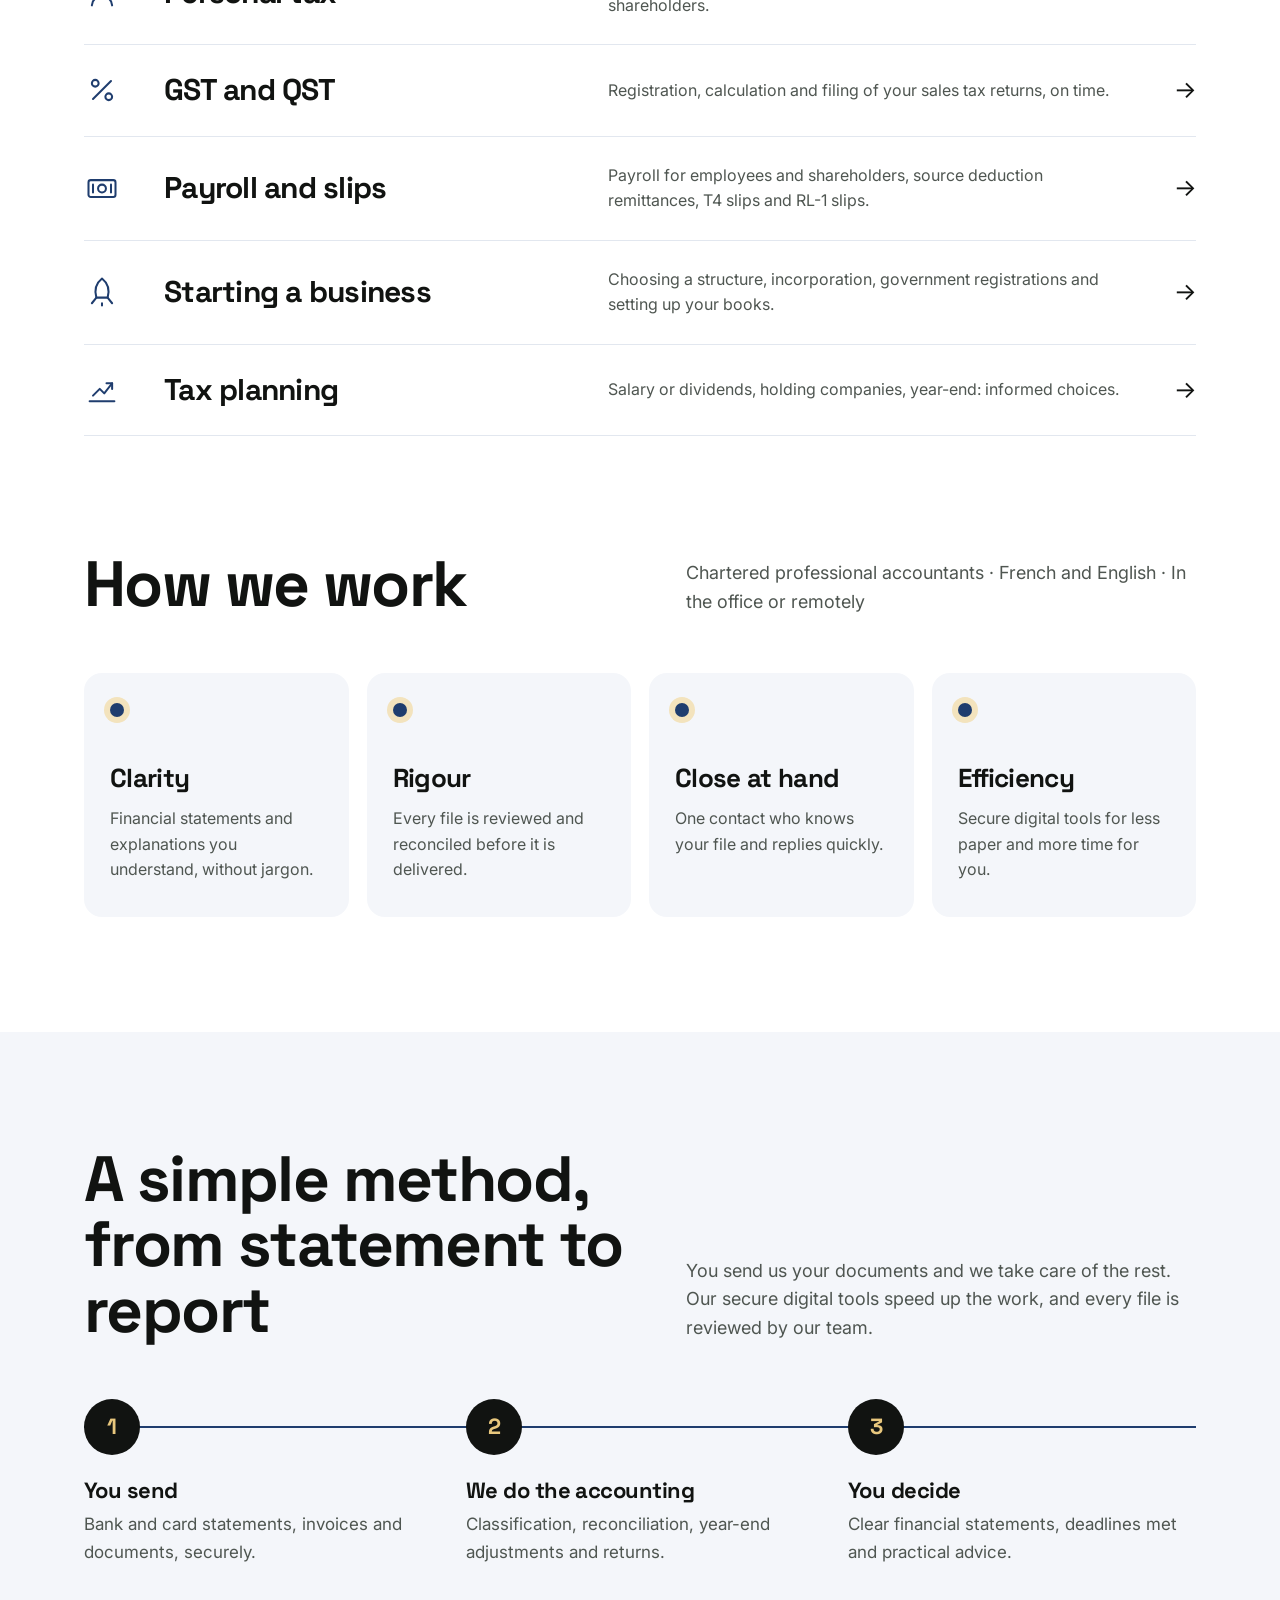
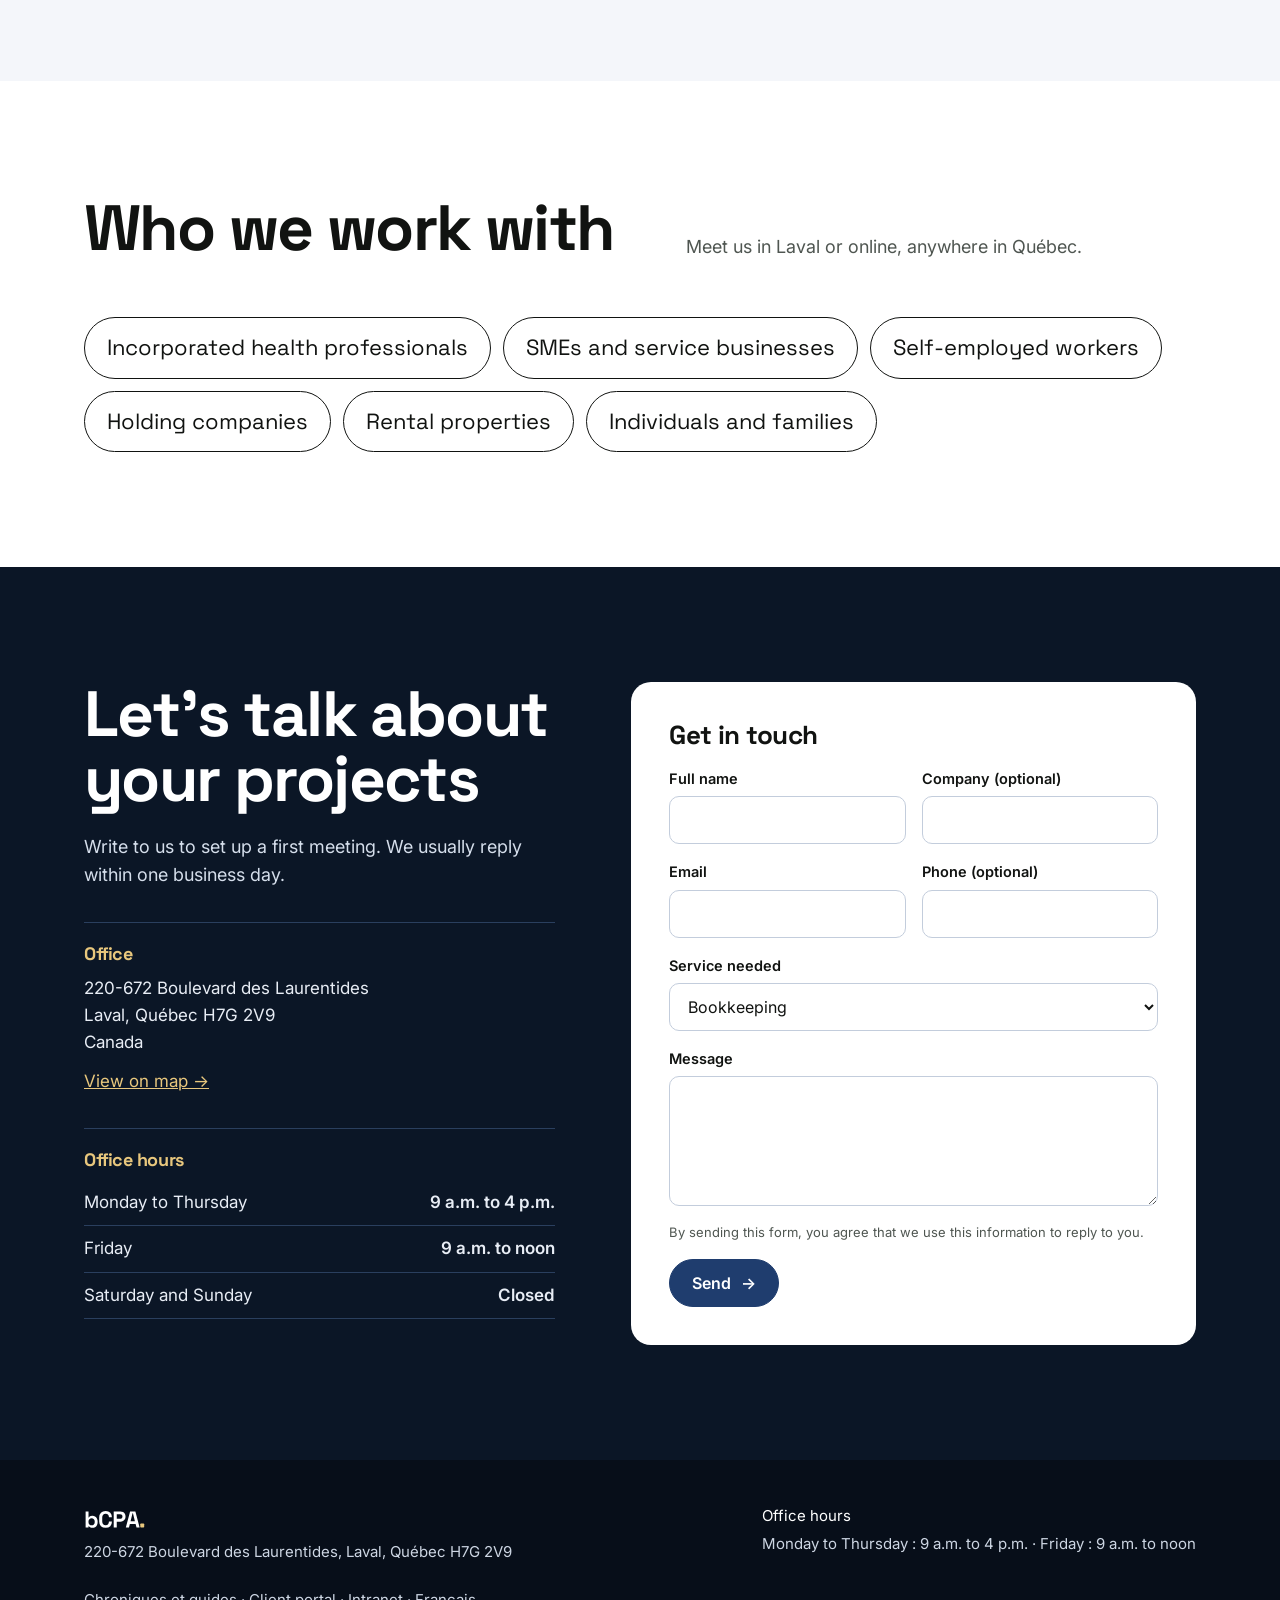
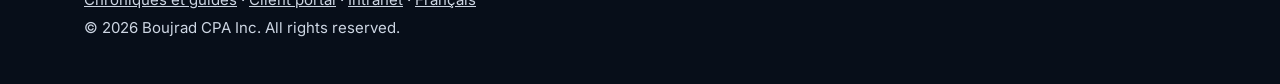
<file: site/en/index.html>
<!DOCTYPE html>
<html lang="en-CA"><head><meta charset="utf-8"><meta name="viewport" content="width=device-width,initial-scale=1">
<title>Boujrad CPA Inc. · Accountants in Laval</title><meta name="description" content="Chartered professional accountants in Laval: bookkeeping, financial statements, corporate and personal tax, GST/QST."><script>document.documentElement.classList.add('js')</script>
<link rel="canonical" href="https://boujradcpa.com/en/"><link rel="alternate" hreflang="fr-CA" href="https://boujradcpa.com/"><link rel="alternate" hreflang="en-CA" href="https://boujradcpa.com/en/"><link rel="alternate" hreflang="x-default" href="https://boujradcpa.com/">
<meta property="og:type" content="website"><meta property="og:url" content="https://boujradcpa.com/en/"><meta property="og:locale" content="en_CA"><meta property="og:site_name" content="Boujrad CPA Inc.">
<script type="application/ld+json">{"@context":"https://schema.org","@type":"AccountingService","name":"Boujrad CPA Inc.","url":"https://boujradcpa.com/","description":"Chartered professional accountants in Laval: bookkeeping, financial statements, corporate and personal tax, GST/QST.","areaServed":[{"@type":"City","name":"Laval"},{"@type":"State","name":"Québec"}],"address":{"@type":"PostalAddress","addressLocality":"Laval","addressRegion":"QC","addressCountry":"CA"},"knowsLanguage":["fr","en"],"logo":"https://boujradcpa.com/favicon.svg"}</script>
<link rel="icon" href="/favicon.svg" type="image/svg+xml"><meta property="og:title" content="Boujrad CPA Inc. · Accountants in Laval"><meta property="og:description" content="Chartered professional accountants in Laval: bookkeeping, financial statements, corporate and personal tax, GST/QST.">
<link rel="preconnect" href="https://fonts.googleapis.com"><link rel="preconnect" href="https://fonts.gstatic.com" crossorigin>
<link href="https://fonts.googleapis.com/css2?family=Inter:wght@400;500;600&family=Space+Grotesk:wght@500;700&display=swap" rel="stylesheet">
<style>/* VOICE a CPA firm's public site: confident, warm, precise
   IDEA a ledger in motion: rising columns, ruled lines, totals that land
   PICTURE full-screen night-green hero with animated rising columns and a rotating lowercase promise
   COLOUR night green #0b1626 for hero and contact, white body, mint #e8c77d highlight, deep green #1f3d6e actions
   TYPE Space Grotesk 700 (lowercase display) + Inter
   LAYOUT hero full screen; services as rows; values grid; method line; clients; contact split */
:root{color-scheme:light;--bg:#fff;--ink:#111311;--mute:#4f5651;--night:#0b1626;--mint:#e8c77d;--deep:#1f3d6e;--line:#e2e7ef;--soft:#f4f6fa}
*{box-sizing:border-box;min-width:0}
html{scroll-behavior:smooth;scroll-padding-top:80px}
body{margin:0;background:var(--bg);color:var(--ink);font:17px/1.6 Inter,system-ui,sans-serif;overflow-x:clip;-webkit-font-smoothing:antialiased}
h1,h2,h3{font-family:"Space Grotesk",Inter,sans-serif;letter-spacing:-.025em;line-height:1.02;margin:0}
h2{font-size:clamp(36px,5vw,66px)}
h3{font-size:22px;line-height:1.2}
a{color:inherit}
.wrap{max-width:1240px;margin:0 auto;padding-left:max(5vw,16px);padding-right:max(5vw,16px)}
.band{padding-block:clamp(72px,9vw,136px)}
.soft{background:var(--soft)}
header{position:fixed;inset:0 0 auto;z-index:20;transition:background .35s,color .35s,box-shadow .35s;color:#fff}
header.solid{background:rgba(255,255,255,.96);color:var(--ink);box-shadow:0 1px 0 var(--line);backdrop-filter:blur(8px)}
.nav{display:flex;align-items:center;gap:22px;min-height:76px}
.brand{display:flex;align-items:center;gap:10px;text-decoration:none;font-family:"Space Grotesk",sans-serif;font-weight:700;font-size:21px;margin-right:auto}
.brand svg{flex:none}
.links{display:flex;gap:26px}
.links a{text-decoration:none;font-size:15.5px;font-weight:500;opacity:.88;position:relative}
.links a::after{content:"";position:absolute;left:0;right:100%;bottom:-6px;height:2px;background:var(--deep);transition:right .3s}
header:not(.solid) .links a::after{background:var(--mint)}
.links a:hover::after{right:0}
.lang{font-size:14px;font-weight:600;text-decoration:none;border:1px solid currentColor;border-radius:999px;padding:5px 12px;opacity:.85}
.btn{display:inline-flex;align-items:center;gap:10px;min-height:48px;padding:10px 22px;border-radius:999px;font-weight:600;font-size:16px;text-decoration:none;border:1.5px solid currentColor;background:transparent;color:inherit;cursor:pointer;font-family:inherit;transition:transform .25s,background .25s,color .25s}
.btn:hover{transform:translateY(-2px)}
.btn.mint{background:var(--mint);border-color:var(--mint);color:var(--night)}
header.solid .btn.mint{background:var(--ink);border-color:var(--ink);color:#fff}
.btn.deep{background:var(--deep);border-color:var(--deep);color:#fff}
.btn .ar{transition:transform .25s}
.btn:hover .ar{transform:translateX(4px)}
:focus-visible{outline:3px solid var(--deep);outline-offset:3px}
.hero{background:var(--night);color:#fff;min-height:min(100svh,940px);position:relative;overflow:hidden;display:grid;align-items:end}
.hero .cols{position:absolute;left:0;right:0;bottom:0;height:78%;display:flex;align-items:flex-end;gap:clamp(6px,1.2vw,18px);padding:0 max(5vw,16px)}
.hero .cols i{flex:1;background:linear-gradient(#1d3352,#13233a);border-top:2px solid #33507a;transform-origin:bottom;animation:grow 1.6s cubic-bezier(.2,.7,.2,1) both}
.hero .cols i.hi{background:linear-gradient(var(--mint),#c99d45);border-top-color:#fff}
.hero .veil{position:absolute;inset:0;background:linear-gradient(90deg,rgba(11,22,38,.92) 0%,rgba(11,22,38,.7) 45%,rgba(11,22,38,.15) 100%)}
.hero .in{position:relative;padding-bottom:clamp(64px,11vh,130px);padding-top:150px}
.hero .pre{font-family:"Space Grotesk",sans-serif;font-size:clamp(24px,2.8vw,38px);color:var(--mint);margin:0 0 4px}
.hero h1{font-size:clamp(44px,7.6vw,116px);min-height:2.08em;max-width:12ch}
.hero h1 span{display:inline-block;animation:swap .8s cubic-bezier(.2,.7,.2,1) both}
.hero .in>p:not(.pre){font-size:clamp(17px,1.5vw,20px);max-width:36em;color:#d5deeb;margin:22px 0 32px}
.acts{display:flex;gap:12px;flex-wrap:wrap}
.cue{position:absolute;right:max(5vw,16px);bottom:clamp(64px,11vh,130px);font-size:13px;display:flex;flex-direction:column;align-items:center;gap:10px;color:#d5deeb}
.cue b{width:1.5px;height:56px;background:linear-gradient(var(--mint),transparent);animation:drip 1.8s infinite}
.mq{background:var(--mint);overflow:hidden;white-space:nowrap;border-block:1px solid #d9b45f}
.mq div{display:inline-flex;gap:46px;padding:20px 0;animation:mq 40s linear infinite;font-family:"Space Grotesk",sans-serif;font-size:clamp(20px,2.4vw,30px);font-weight:500}
.mq span::after{content:"\25CF";margin-left:46px;font-size:.45em;vertical-align:middle;color:var(--deep)}
.head{display:grid;grid-template-columns:minmax(0,1.1fr) minmax(0,1fr);gap:40px;align-items:end;margin-bottom:56px}
.head p{color:var(--mute);margin:0;font-size:18px}
.rows{border-top:2px solid var(--ink)}
.row{display:grid;grid-template-columns:56px minmax(0,1fr) minmax(0,1.25fr) 40px;gap:24px;align-items:center;padding:26px 0;border-bottom:1px solid var(--line);position:relative;isolation:isolate}
.row::before{content:"";position:absolute;inset:0 -18px;background:var(--mint);transform:scaleX(0);transform-origin:left;transition:transform .45s cubic-bezier(.2,.7,.2,1);z-index:-1;border-radius:8px}
.row:hover::before{transform:scaleX(1)}
.row svg{width:36px;height:36px;fill:none;stroke:var(--deep);stroke-width:1.8;stroke-linecap:round;stroke-linejoin:round}
.row h3{font-size:clamp(22px,2.4vw,30px)}
.row p{margin:0;color:var(--mute);font-size:16px}
.row .go{font-size:24px;transition:transform .3s;justify-self:end}
.row:hover .go{transform:translateX(4px) rotate(-45deg)}
.vals{display:grid;grid-template-columns:repeat(4,minmax(0,1fr));gap:18px}
.vals div{background:var(--soft);border-radius:18px;padding:30px 26px 34px;transition:transform .35s,background .35s,color .35s}
.vals div:hover{transform:translateY(-6px);background:var(--night);color:#fff}
.vals div:hover p{color:#d5deeb}
.vals h3{font-size:26px;margin-bottom:12px}
.vals p{margin:0;color:var(--mute);font-size:16px;transition:color .35s}
.vals .dot{display:block;width:14px;height:14px;border-radius:50%;background:var(--deep);margin-bottom:46px;box-shadow:0 0 0 6px #f3e3bd}
.steps{display:grid;grid-template-columns:repeat(3,minmax(0,1fr));gap:34px;margin:0;padding:0;position:relative}
.steps::before{content:"";position:absolute;left:0;right:0;top:27px;height:2px;background:#d6dde8}
.steps::after{content:"";position:absolute;left:0;top:27px;height:2px;width:100%;background:var(--deep);transform:scaleX(0);transform-origin:left;transition:transform 1.8s cubic-bezier(.2,.7,.2,1)}
.steps.on::after{transform:scaleX(1)}
.steps li{list-style:none;position:relative}
.steps b{display:grid;place-items:center;width:56px;height:56px;border-radius:50%;background:var(--ink);color:var(--mint);font-family:"Space Grotesk",sans-serif;font-size:22px;margin-bottom:22px;position:relative;z-index:1}
.steps p{margin:8px 0 0;color:var(--mute)}
.cl{display:flex;flex-wrap:wrap;gap:12px;margin:0;padding:0}
.cl li{list-style:none;border:1.5px solid var(--ink);border-radius:999px;padding:12px 22px;font-family:"Space Grotesk",sans-serif;font-size:clamp(17px,1.8vw,22px);transition:background .25s,color .25s}
.cl li:hover{background:var(--ink);color:var(--mint)}
.contact{background:var(--night);color:#fff}
.ct{display:grid;grid-template-columns:minmax(0,1fr) minmax(0,1.2fr);gap:clamp(36px,6vw,90px);align-items:start}
.contact .lead{color:#d5deeb;margin:20px 0 0;font-size:18px}
.card{border-top:1px solid #2a3f5e;padding-top:20px;margin-top:32px}
.card h3{color:var(--mint);font-size:18px;margin-bottom:10px}
.card address{font-style:normal;color:#e8edf5}
.maplink{color:var(--mint)}
.hours{width:100%;border-collapse:collapse;color:#e8edf5}
.hours td{padding:9px 0;border-bottom:1px solid #2a3f5e}
.hours td:last-child{text-align:right;white-space:nowrap;font-weight:600}
form{background:#fff;color:var(--ink);border-radius:20px;padding:clamp(22px,3vw,38px);display:grid;grid-template-columns:repeat(2,minmax(0,1fr));gap:16px}
form .full{grid-column:1/-1}
form h3{font-size:26px}
label{display:grid;gap:6px;font-size:14.5px;font-weight:600}
input,select,textarea{font:16px Inter,system-ui,sans-serif;padding:12px 14px;border:1.5px solid #c3cddc;border-radius:10px;background:#fff;color:var(--ink);min-height:48px;width:100%;transition:border-color .2s}
input:focus,select:focus,textarea:focus{border-color:var(--deep);outline:none}
textarea{min-height:130px;resize:vertical}
form .note{font-size:13px;color:var(--mute);margin:0}
.hp{position:absolute;left:-9999px}
footer{background:#070e19;color:#cdd6e3}
footer .wrap{display:flex;flex-wrap:wrap;gap:24px 56px;justify-content:space-between;padding-block:44px;font-size:15px}
footer .brand{color:#fff}
.js .rv{opacity:0;transform:translateY(34px);transition:opacity .8s cubic-bezier(.2,.7,.2,1),transform .8s cubic-bezier(.2,.7,.2,1)}
.js .rv.on{opacity:1;transform:none}
.thanks{min-height:100svh;display:grid;place-items:center;text-align:center;background:var(--night);color:#fff}
.thanks h1{font-size:clamp(36px,6vw,72px);margin-bottom:16px}
@keyframes grow{from{transform:scaleY(0)}to{transform:scaleY(1)}}
@keyframes swap{from{opacity:0;transform:translateY(.4em)}to{opacity:1;transform:none}}
@keyframes mq{to{transform:translateX(-50%)}}
@keyframes drip{0%{transform:scaleY(0);transform-origin:top}50%{transform:scaleY(1);transform-origin:top}51%{transform-origin:bottom}100%{transform:scaleY(0);transform-origin:bottom}}
@media(max-width:1000px){.vals{grid-template-columns:repeat(2,minmax(0,1fr))}.row{grid-template-columns:44px minmax(0,1fr) 32px}.row p{grid-column:2/3}.row .go{grid-row:1;grid-column:3}}
@media(max-width:820px){.links{display:none}.head,.ct{grid-template-columns:1fr}.cue{display:none}.hero .veil{background:linear-gradient(180deg,rgba(11,22,38,.55),rgba(11,22,38,.9))}}
@media(max-width:600px){body{font-size:16px}.nav{gap:10px}.nav .btn{padding:8px 14px;min-height:40px;font-size:14px}.brand span{display:none}.vals{grid-template-columns:1fr}.steps{grid-template-columns:1fr}.steps::before,.steps::after{display:none}form{grid-template-columns:1fr}.hero .cols{height:55%}}
@media(prefers-reduced-motion:reduce){html{scroll-behavior:auto}*,*::before,*::after{animation:none!important;transition:none!important}.js .rv{opacity:1;transform:none}}

.brand .wm{display:block}.wdot{fill:var(--mint)}header.solid .wdot{fill:var(--deep)}

/* menu Connexion */
.cxb{display:inline-flex;align-items:center;gap:8px;cursor:pointer;font:inherit}.cxb svg{transition:transform .25s}.cxb[aria-expanded=true] svg{transform:rotate(180deg)}
.cxp{position:absolute;left:0;right:0;top:100%;background:#fff;color:var(--ink);box-shadow:0 18px 40px rgba(11,22,38,.18);border-top:1px solid var(--line);opacity:0;visibility:hidden;transform:translateY(-10px);clip-path:inset(0 0 100% 0);transition:opacity .25s,transform .3s cubic-bezier(.2,.7,.2,1),clip-path .35s cubic-bezier(.2,.7,.2,1),visibility .35s}
.cxp.open{opacity:1;visibility:visible;transform:none;clip-path:inset(0 0 0 0)}
.cxg{display:grid;grid-template-columns:1fr 1.3fr;gap:clamp(16px,4vw,48px);padding-top:28px;padding-bottom:30px}
.cxk{font-family:'Space Grotesk',sans-serif;font-weight:700;font-size:22px;margin:0 0 4px}.cxd{color:var(--mute);margin:0 0 14px}.cxn{color:var(--mute);font-size:14px;margin:10px 0 0}
.cxl{display:grid;gap:8px}.cxl a{display:flex;justify-content:space-between;align-items:center;padding:12px 16px;border:1px solid var(--line);border-radius:10px;text-decoration:none;color:var(--ink);font-weight:600}.cxl a:hover{border-color:var(--ink)}.cxl a span{transition:transform .2s}.cxl a:hover span{transform:translateX(4px)}
.cxm{background:var(--soft);border-radius:14px;padding:22px}
@media(max-width:760px){.cxg{grid-template-columns:1fr}}
@media(prefers-reduced-motion:reduce){.cxp,.cxb svg{transition:none}}
@media (max-width:640px){.hero{min-height:auto}.hero .in{padding-top:120px;padding-bottom:56px}}
</style></head><body>
<header><div class="wrap nav"><a class="brand" href="/en/"><svg class="wm" width="76.2" height="30" viewBox="0 -2 264 104" role="img" aria-label="bCPA"><path d="M36.800000000000004 101.4Q30.1 101.4 26.5 99.1Q22.900000000000002 96.8 21.200000000000003 94.0H19.400000000000002V100.0H7.0V30.0H19.6V56.099999999999994H21.400000000000002Q22.5 54.3 24.35 52.699999999999996Q26.200000000000003 51.099999999999994 29.250000000000004 50.05Q32.300000000000004 49.0 36.800000000000004 49.0Q42.800000000000004 49.0 47.900000000000006 51.95Q53.0 54.9 56.1 60.599999999999994Q59.2 66.3 59.2 74.4V76.0Q59.2 84.1 56.1 89.8Q53.0 95.5 47.900000000000006 98.45Q42.800000000000004 101.4 36.800000000000004 101.4ZM33.0 90.4Q38.800000000000004 90.4 42.7 86.65Q46.6 82.9 46.6 75.7V74.7Q46.6 67.5 42.75 63.75Q38.900000000000006 60.0 33.0 60.0Q27.200000000000003 60.0 23.300000000000004 63.75Q19.400000000000002 67.5 19.400000000000002 74.7V75.7Q19.400000000000002 82.9 23.300000000000004 86.65Q27.200000000000003 90.4 33.0 90.4ZM94.0 101.4Q81.0 101.4 73.4 94.15Q65.80000000000001 86.9 65.80000000000001 73.4V56.599999999999994Q65.80000000000001 43.099999999999994 73.4 35.849999999999994Q81.0 28.599999999999994 94.0 28.599999999999994Q106.9 28.599999999999994 113.95 35.64999999999999Q121.0 42.699999999999996 121.0 55.0V55.599999999999994H108.0V54.599999999999994Q108.0 48.4 104.55000000000001 44.4Q101.10000000000001 40.4 94.0 40.4Q87.0 40.4 83.0 44.7Q79.0 49.0 79.0 56.4V73.6Q79.0 80.9 83.0 85.25Q87.0 89.6 94.0 89.6Q101.10000000000001 89.6 104.55000000000001 85.55Q108.0 81.5 108.0 75.4V73.6H121.0V75.0Q121.0 87.3 113.95 94.35Q106.9 101.4 94.0 101.4ZM128.8 100.0V30.0H157.60000000000002Q164.20000000000002 30.0 169.25 32.65Q174.3 35.3 177.15000000000003 40.099999999999994Q180.00000000000003 44.9 180.00000000000003 51.5V52.9Q180.00000000000003 59.4 177.05 64.25Q174.10000000000002 69.1 169.05 71.75Q164.00000000000003 74.4 157.60000000000002 74.4H142.00000000000003V100.0ZM142.00000000000003 62.4H156.3Q161.00000000000003 62.4 163.90000000000003 59.8Q166.8 57.199999999999996 166.8 52.699999999999996V51.699999999999996Q166.8 47.199999999999996 163.90000000000003 44.599999999999994Q161.00000000000003 42.0 156.3 42.0H142.00000000000003ZM181.40000000000003 100.0 199.8 30.0H222.8L241.20000000000002 100.0H227.60000000000002L223.8 84.6H198.8L195.00000000000003 100.0ZM201.90000000000003 72.4H220.70000000000002L212.20000000000002 38.3H210.40000000000003Z" fill="currentColor"/><g class="wdot"><rect x="244.0" y="83" width="17" height="17" rx="3"/></g></svg></a><nav class="links" aria-label="Navigation"><a href="#services">Services</a><a href="#approach">Approach</a><a href="#clients">Clients</a><a href="/guides/" hreflang="fr">Insights (FR)</a><a href="#contact">Contact</a></nav>
<a class="lang" href="/" hreflang="fr" title="Français">FR</a><button class="btn mint cxb" id="cxB" aria-expanded="false" aria-controls="cxP">Log in<svg width="12" height="12" viewBox="0 0 12 12" aria-hidden="true"><path d="M2 4l4 4 4-4" fill="none" stroke="currentColor" stroke-width="1.8"/></svg></button></div>
<div class="cxp" id="cxP" role="region" aria-label="Log in"><div class="wrap cxg">
<div class="cxc"><p class="cxk">Intranet</p><p class="cxd">For the firm’s team only.</p><div class="cxl"><a href="https://app.boujradcpa.com/">Accounting <span>→</span></a><a href="https://app.boujradcpa.com/centre.html">Practice management <span>→</span></a></div></div>
<div class="cxc cxm"><p class="cxk">Client portal</p><p class="cxd">Fill in your tax form and upload your documents securely.</p><a class="btn deep" href="https://app.boujradcpa.com/portail.html">Go to the portal</a><p class="cxn">New client? Create your account on the portal.</p></div>
</div></div></header>
<main>
<section class="hero"><div class="cols" aria-hidden="true"><i class="" style="height:22%;animation-delay:0ms"></i><i class="" style="height:30%;animation-delay:70ms"></i><i class="" style="height:26%;animation-delay:140ms"></i><i class="" style="height:38%;animation-delay:210ms"></i><i class="" style="height:34%;animation-delay:280ms"></i><i class="" style="height:46%;animation-delay:350ms"></i><i class="" style="height:42%;animation-delay:420ms"></i><i class="" style="height:55%;animation-delay:490ms"></i><i class="" style="height:50%;animation-delay:560ms"></i><i class="" style="height:62%;animation-delay:630ms"></i><i class="" style="height:58%;animation-delay:700ms"></i><i class="" style="height:70%;animation-delay:770ms"></i><i class="" style="height:66%;animation-delay:840ms"></i><i class="" style="height:80%;animation-delay:910ms"></i><i class="" style="height:76%;animation-delay:980ms"></i><i class="hi" style="height:92%;animation-delay:1050ms"></i></div><div class="veil"></div>
<div class="wrap in"><p class="pre">With us,</p><h1><span data-w='["Clear numbers.", "Taxes under control.", "Growth with support."]'>Clear numbers.</span></h1><p>Boujrad CPA is a firm of chartered professional accountants based in Laval. We keep your books, prepare your financial statements and tax returns, and explain your numbers in plain terms.</p>
<div class="acts"><a class="btn mint" href="#contact">Write to us <span class="ar">→</span></a><a class="btn" href="#services">See our services</a></div></div>
<div class="cue" aria-hidden="true"><b></b>Scroll</div></section>
<div class="mq" aria-hidden="true"><div><span>Bookkeeping</span><span>Financial statements</span><span>Corporate tax</span><span>Personal tax</span><span>GST / QST</span><span>Payroll</span><span>Starting a business</span><span>Tax planning</span><span>Bookkeeping</span><span>Financial statements</span><span>Corporate tax</span><span>Personal tax</span><span>GST / QST</span><span>Payroll</span><span>Starting a business</span><span>Tax planning</span></div></div>
<section class="band" id="services"><div class="wrap"><div class="head rv"><h2>Our services</h2><p>From monthly bookkeeping to year-end tax returns, one firm for all your accounting and tax obligations.</p></div><div class="rows"><article class="row rv" data-d="0"><svg viewBox="0 0 32 32" aria-hidden="true"><rect x="5" y="4" width="22" height="24" rx="2"/><path d="M10 10h12M10 15h12M10 20h7"/></svg><h3>Bookkeeping</h3><p>Recording and classifying your transactions, monthly bank reconciliations, books ready at all times.</p><span class="go" aria-hidden="true">→</span></article><article class="row rv" data-d="60"><svg viewBox="0 0 32 32" aria-hidden="true"><rect x="6" y="4" width="20" height="24" rx="2"/><path d="M11 22v-5M16 22v-9M21 22v-12"/></svg><h3>Financial statements</h3><p>Annual balance sheet and income statement under a compilation engagement, for you, your bank and your partners.</p><span class="go" aria-hidden="true">→</span></article><article class="row rv" data-d="120"><svg viewBox="0 0 32 32" aria-hidden="true"><path d="M6 27V9l10-5 10 5v18"/><path d="M11 27v-7h10v7M11 13h2M19 13h2"/></svg><h3>Corporate tax</h3><p>T2 and CO-17 returns, including holding companies and professional corporations.</p><span class="go" aria-hidden="true">→</span></article><article class="row rv" data-d="180"><svg viewBox="0 0 32 32" aria-hidden="true"><circle cx="16" cy="11" r="5"/><path d="M7 27c1-6 5-9 9-9s8 3 9 9"/></svg><h3>Personal tax</h3><p>T1 and TP-1 returns for individuals, self-employed workers and shareholders.</p><span class="go" aria-hidden="true">→</span></article><article class="row rv" data-d="0"><svg viewBox="0 0 32 32" aria-hidden="true"><path d="M8 24 24 8"/><circle cx="10" cy="10" r="3"/><circle cx="22" cy="22" r="3"/></svg><h3>GST and QST</h3><p>Registration, calculation and filing of your sales tax returns, on time.</p><span class="go" aria-hidden="true">→</span></article><article class="row rv" data-d="60"><svg viewBox="0 0 32 32" aria-hidden="true"><rect x="4" y="9" width="24" height="15" rx="2"/><circle cx="16" cy="16.5" r="3.5"/><path d="M8 13v7M24 13v7"/></svg><h3>Payroll and slips</h3><p>Payroll for employees and shareholders, source deduction remittances, T4 slips and RL-1 slips.</p><span class="go" aria-hidden="true">→</span></article><article class="row rv" data-d="120"><svg viewBox="0 0 32 32" aria-hidden="true"><path d="M16 4c5 4 7 10 5 17h-10C9 14 11 8 16 4z"/><path d="M11 21l-4 5M21 21l4 5M16 26v2"/></svg><h3>Starting a business</h3><p>Choosing a structure, incorporation, government registrations and setting up your books.</p><span class="go" aria-hidden="true">→</span></article><article class="row rv" data-d="180"><svg viewBox="0 0 32 32" aria-hidden="true"><path d="M5 26h22"/><path d="M8 21l6-6 4 4 7-9"/><path d="M20 10h5v5"/></svg><h3>Tax planning</h3><p>Salary or dividends, holding companies, year-end: informed choices.</p><span class="go" aria-hidden="true">→</span></article></div></div></section>
<section class="band" style="padding-top:0"><div class="wrap"><div class="head rv"><h2>How we work</h2><p>Chartered professional accountants · French and English · In the office or remotely</p></div><div class="vals"><div class="rv" data-d="0"><span class="dot"></span><h3>Clarity</h3><p>Financial statements and explanations you understand, without jargon.</p></div><div class="rv" data-d="90"><span class="dot"></span><h3>Rigour</h3><p>Every file is reviewed and reconciled before it is delivered.</p></div><div class="rv" data-d="180"><span class="dot"></span><h3>Close at hand</h3><p>One contact who knows your file and replies quickly.</p></div><div class="rv" data-d="270"><span class="dot"></span><h3>Efficiency</h3><p>Secure digital tools for less paper and more time for you.</p></div></div></div></section>
<section class="band soft" id="approach"><div class="wrap"><div class="head rv"><h2>A simple method, from statement to report</h2><p>You send us your documents and we take care of the rest. Our secure digital tools speed up the work, and every file is reviewed by our team.</p></div><ol class="steps"><li class="rv" data-d="0"><b>1</b><h3>You send</h3><p>Bank and card statements, invoices and documents, securely.</p></li><li class="rv" data-d="150"><b>2</b><h3>We do the accounting</h3><p>Classification, reconciliation, year-end adjustments and returns.</p></li><li class="rv" data-d="300"><b>3</b><h3>You decide</h3><p>Clear financial statements, deadlines met and practical advice.</p></li></ol></div></section>
<section class="band" id="clients"><div class="wrap"><div class="head rv"><h2>Who we work with</h2><p>Meet us in Laval or online, anywhere in Québec.</p></div><ul class="cl"><li class="rv" data-d="0">Incorporated health professionals</li><li class="rv" data-d="60">SMEs and service businesses</li><li class="rv" data-d="120">Self-employed workers</li><li class="rv" data-d="180">Holding companies</li><li class="rv" data-d="240">Rental properties</li><li class="rv" data-d="300">Individuals and families</li></ul></div></section>
<section class="band contact" id="contact"><div class="wrap ct">
<div class="rv"><h2>Let's talk about your projects</h2><p class="lead">Write to us to set up a first meeting. We usually reply within one business day.</p>
<div class="card"><h3>Office</h3><address>220-672 Boulevard des Laurentides<br>Laval, Québec H7G 2V9<br>Canada</address><p style="margin:12px 0 0"><a class="maplink" href="https://www.google.com/maps/search/?api=1&query=672+Boulevard+des+Laurentides+Laval+QC+H7G+2V9" rel="noopener" target="_blank">View on map →</a></p></div>
<div class="card"><h3>Office hours</h3><table class="hours"><tr><td>Monday to Thursday</td><td>9 a.m. to 4 p.m.</td></tr><tr><td>Friday</td><td>9 a.m. to noon</td></tr><tr><td>Saturday and Sunday</td><td>Closed</td></tr></table></div></div>
<form class="rv" data-d="120" name="contact" method="POST" action="/en/merci.html" data-netlify="true" netlify-honeypot="bot-field">
<h3 class="full">Get in touch</h3>
<input type="hidden" name="form-name" value="contact"><input type="hidden" name="langue" value="en">
<p class="hp"><label>Ne pas remplir <input name="bot-field" tabindex="-1" autocomplete="off"></label></p>
<label>Full name<input id="c-nom" name="nom" required autocomplete="name"></label>
<label>Company (optional)<input id="c-ent" name="entreprise" autocomplete="organization"></label>
<label>Email<input id="c-mail" name="courriel" type="email" required autocomplete="email"></label>
<label>Phone (optional)<input id="c-tel" name="telephone" type="tel" autocomplete="tel"></label>
<label class="full">Service needed<select id="c-svc" name="service"><option>Bookkeeping</option><option>Financial statements</option><option>Corporate tax</option><option>Personal tax</option><option>GST and QST</option><option>Payroll and slips</option><option>Starting a business</option><option>Tax planning</option><option>Other</option></select></label>
<label class="full">Message<textarea id="c-msg" name="message" required></textarea></label>
<p class="note full">By sending this form, you agree that we use this information to reply to you.</p><div class="full"><button class="btn deep" type="submit">Send <span class="ar">→</span></button></div></form>
</div></section></main>
<footer><div class="wrap"><div><a class="brand" href="/en/"><svg class="wm" width="60.9" height="24" viewBox="0 -2 264 104" role="img" aria-label="bCPA"><path d="M36.800000000000004 101.4Q30.1 101.4 26.5 99.1Q22.900000000000002 96.8 21.200000000000003 94.0H19.400000000000002V100.0H7.0V30.0H19.6V56.099999999999994H21.400000000000002Q22.5 54.3 24.35 52.699999999999996Q26.200000000000003 51.099999999999994 29.250000000000004 50.05Q32.300000000000004 49.0 36.800000000000004 49.0Q42.800000000000004 49.0 47.900000000000006 51.95Q53.0 54.9 56.1 60.599999999999994Q59.2 66.3 59.2 74.4V76.0Q59.2 84.1 56.1 89.8Q53.0 95.5 47.900000000000006 98.45Q42.800000000000004 101.4 36.800000000000004 101.4ZM33.0 90.4Q38.800000000000004 90.4 42.7 86.65Q46.6 82.9 46.6 75.7V74.7Q46.6 67.5 42.75 63.75Q38.900000000000006 60.0 33.0 60.0Q27.200000000000003 60.0 23.300000000000004 63.75Q19.400000000000002 67.5 19.400000000000002 74.7V75.7Q19.400000000000002 82.9 23.300000000000004 86.65Q27.200000000000003 90.4 33.0 90.4ZM94.0 101.4Q81.0 101.4 73.4 94.15Q65.80000000000001 86.9 65.80000000000001 73.4V56.599999999999994Q65.80000000000001 43.099999999999994 73.4 35.849999999999994Q81.0 28.599999999999994 94.0 28.599999999999994Q106.9 28.599999999999994 113.95 35.64999999999999Q121.0 42.699999999999996 121.0 55.0V55.599999999999994H108.0V54.599999999999994Q108.0 48.4 104.55000000000001 44.4Q101.10000000000001 40.4 94.0 40.4Q87.0 40.4 83.0 44.7Q79.0 49.0 79.0 56.4V73.6Q79.0 80.9 83.0 85.25Q87.0 89.6 94.0 89.6Q101.10000000000001 89.6 104.55000000000001 85.55Q108.0 81.5 108.0 75.4V73.6H121.0V75.0Q121.0 87.3 113.95 94.35Q106.9 101.4 94.0 101.4ZM128.8 100.0V30.0H157.60000000000002Q164.20000000000002 30.0 169.25 32.65Q174.3 35.3 177.15000000000003 40.099999999999994Q180.00000000000003 44.9 180.00000000000003 51.5V52.9Q180.00000000000003 59.4 177.05 64.25Q174.10000000000002 69.1 169.05 71.75Q164.00000000000003 74.4 157.60000000000002 74.4H142.00000000000003V100.0ZM142.00000000000003 62.4H156.3Q161.00000000000003 62.4 163.90000000000003 59.8Q166.8 57.199999999999996 166.8 52.699999999999996V51.699999999999996Q166.8 47.199999999999996 163.90000000000003 44.599999999999994Q161.00000000000003 42.0 156.3 42.0H142.00000000000003ZM181.40000000000003 100.0 199.8 30.0H222.8L241.20000000000002 100.0H227.60000000000002L223.8 84.6H198.8L195.00000000000003 100.0ZM201.90000000000003 72.4H220.70000000000002L212.20000000000002 38.3H210.40000000000003Z" fill="currentColor"/><g class="wdot"><rect x="244.0" y="83" width="17" height="17" rx="3"/></g></svg></a><p style="margin:12px 0 0">220-672 Boulevard des Laurentides, Laval, Québec H7G 2V9</p></div>
<div><p style="margin:0;color:#fff">Office hours</p><p style="margin:4px 0 0">Monday to Thursday : 9 a.m. to 4 p.m. · Friday : 9 a.m. to noon</p></div>
<div><p style="margin:0"><a href="/guides/">Chroniques et guides</a> · <a href="https://app.boujradcpa.com/portail.html">Client portal</a> · <a href="https://app.boujradcpa.com">Intranet</a> · <a href="/">Français</a></p><p style="margin:4px 0 0">© 2026 Boujrad CPA Inc. All rights reserved.</p></div></div></footer>
<script>{
const h = document.querySelector('header');
const hero = document.querySelector('.hero');
const sc = () => h.classList.toggle('solid', !hero || scrollY > 40);
sc(); addEventListener('scroll', sc, {passive: true});
const R = matchMedia('(prefers-reduced-motion: reduce)').matches;
const io = ('IntersectionObserver' in window) ? new IntersectionObserver(es => es.forEach(e => {
  if (e.isIntersecting) { e.target.classList.add('on'); io.unobserve(e.target); }
}), {threshold: .12}) : null;
document.documentElement.classList.add('js');
document.querySelectorAll('.rv,.steps').forEach(el => {
  if (!io || R) { el.classList.add('on'); return; }
  el.style.transitionDelay = (el.dataset.d || 0) + 'ms';
  io.observe(el);
});
let w = document.querySelector('.hero h1 span');
if (w && !R) {
  const L = JSON.parse(w.dataset.w); let k = 0;
  setInterval(() => {
    k = (k + 1) % L.length;
    const n = w.cloneNode(); n.textContent = L[k]; w.replaceWith(n); w = n;
  }, 3200);
}
}

/* menu Connexion déroulant */
(()=>{const b=document.getElementById('cxB'),p=document.getElementById('cxP');if(!b||!p)return;
  const set=o=>{p.classList.toggle('open',o);b.setAttribute('aria-expanded',o);document.querySelector('header')?.classList.toggle('cxo',o)};
  b.addEventListener('click',e=>{e.stopPropagation();set(!p.classList.contains('open'))});
  document.addEventListener('click',e=>{if(!p.contains(e.target))set(false)});document.addEventListener('keydown',e=>{if(e.key==='Escape'){set(false);b.focus()}})})();
</script></body></html>
</file>
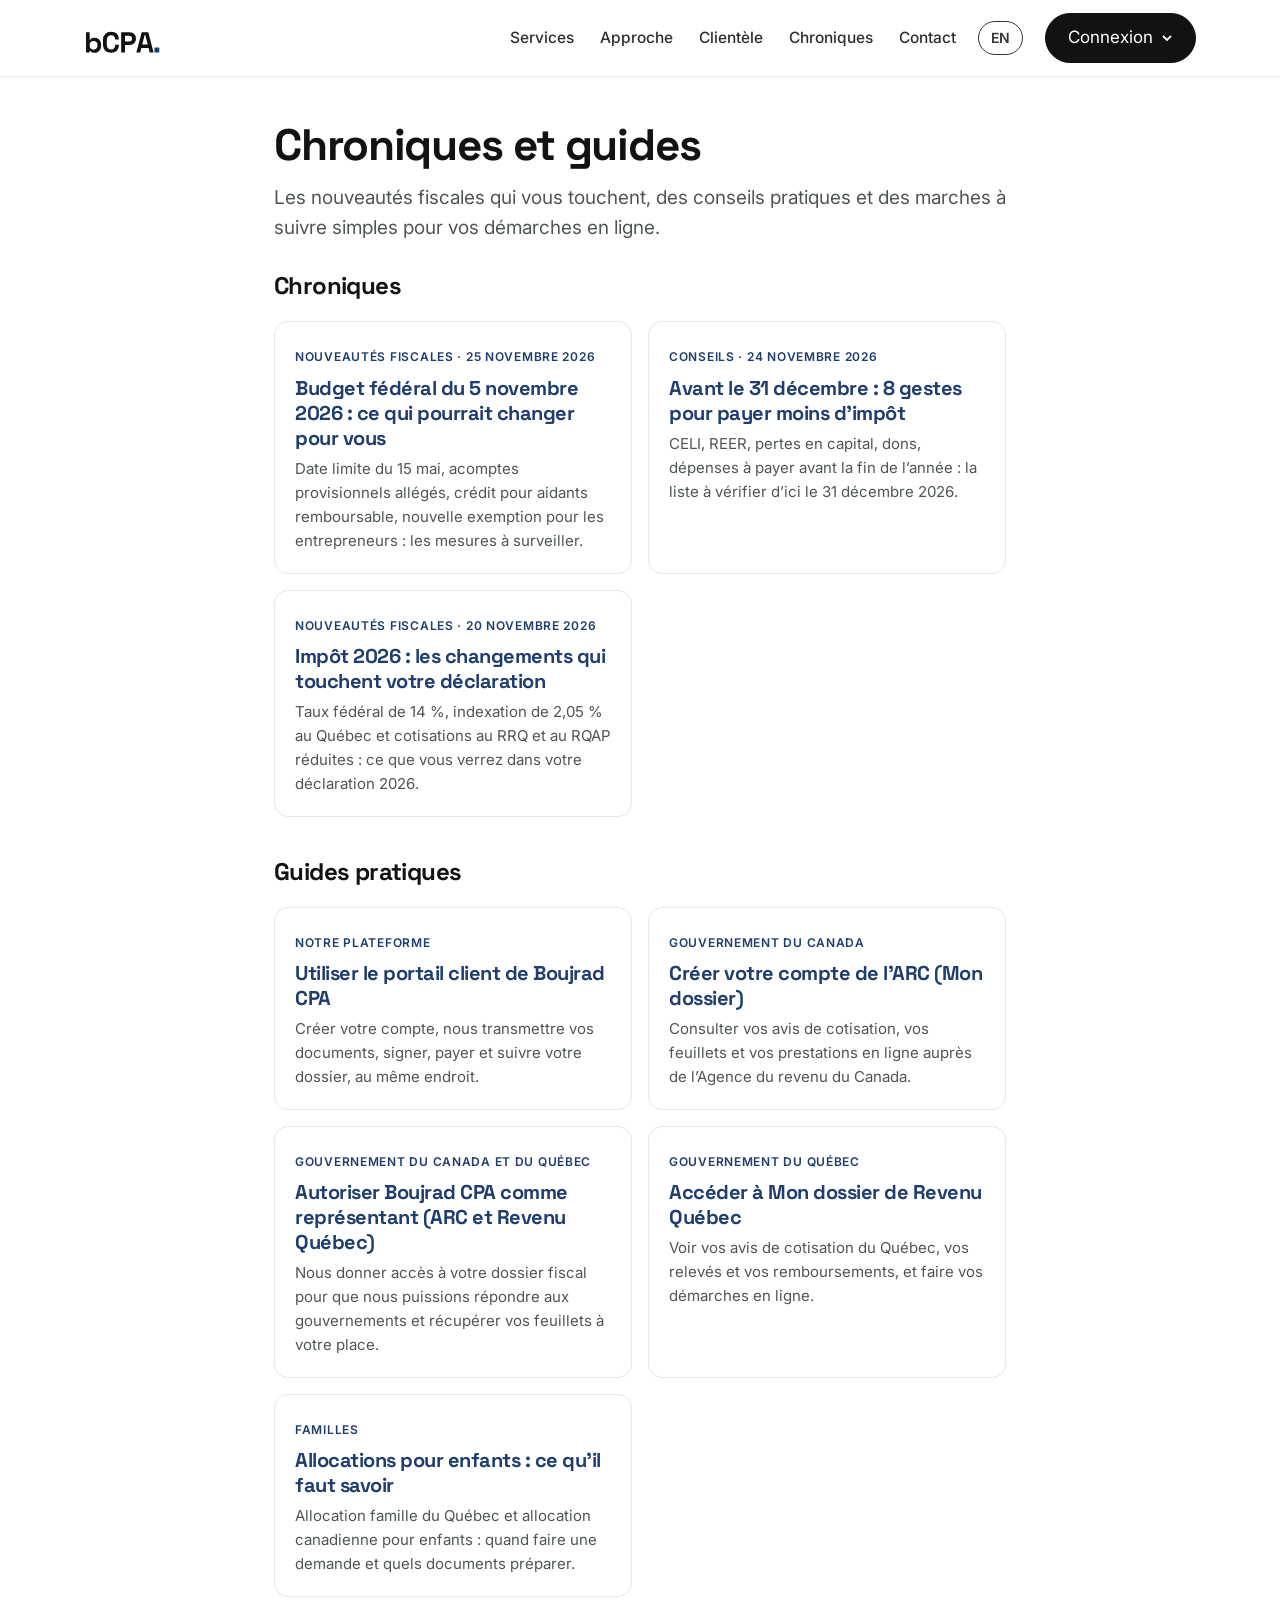
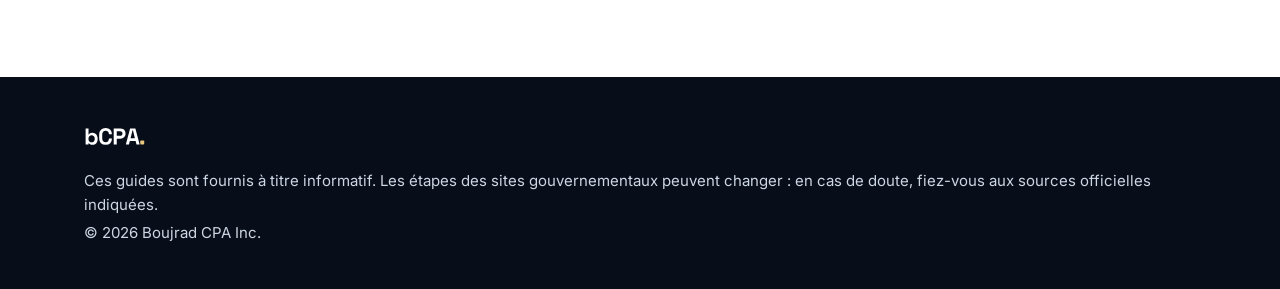
<file: site/guides/index.html>
<!DOCTYPE html><html lang="fr-CA"><head><meta charset="utf-8"><meta name="viewport" content="width=device-width,initial-scale=1">
<title>Chroniques et guides · Boujrad CPA Inc.</title><script>document.documentElement.classList.add('js')</script><meta property="og:type" content="article"><meta property="og:site_name" content="Boujrad CPA Inc."><meta name="description" content="Nouveautés fiscales, conseils et guides pas à pas : portail client, comptes de l’ARC et de Revenu Québec, allocations et plus."><link rel="canonical" href="https://boujradcpa.com/guides/">
<link rel="icon" href="/favicon.svg" type="image/svg+xml"><meta property="og:title" content="Chroniques et guides"><meta property="og:description" content="Nouveautés fiscales, conseils et guides pas à pas : portail client, comptes de l’ARC et de Revenu Québec, allocations et plus.">
<link href="https://fonts.googleapis.com/css2?family=Inter:wght@400;500;600&family=Space+Grotesk:wght@500;700&display=swap" rel="stylesheet"><style>/* VOICE a CPA firm's public site: confident, warm, precise
   IDEA a ledger in motion: rising columns, ruled lines, totals that land
   PICTURE full-screen night-green hero with animated rising columns and a rotating lowercase promise
   COLOUR night green #0b1626 for hero and contact, white body, mint #e8c77d highlight, deep green #1f3d6e actions
   TYPE Space Grotesk 700 (lowercase display) + Inter
   LAYOUT hero full screen; services as rows; values grid; method line; clients; contact split */
:root{color-scheme:light;--bg:#fff;--ink:#111311;--mute:#4f5651;--night:#0b1626;--mint:#e8c77d;--deep:#1f3d6e;--line:#e2e7ef;--soft:#f4f6fa}
*{box-sizing:border-box;min-width:0}
html{scroll-behavior:smooth;scroll-padding-top:80px}
body{margin:0;background:var(--bg);color:var(--ink);font:17px/1.6 Inter,system-ui,sans-serif;overflow-x:clip;-webkit-font-smoothing:antialiased}
h1,h2,h3{font-family:"Space Grotesk",Inter,sans-serif;letter-spacing:-.025em;line-height:1.02;margin:0}
h2{font-size:clamp(36px,5vw,66px)}
h3{font-size:22px;line-height:1.2}
a{color:inherit}
.wrap{max-width:1240px;margin:0 auto;padding-left:max(5vw,16px);padding-right:max(5vw,16px)}
.band{padding-block:clamp(72px,9vw,136px)}
.soft{background:var(--soft)}
header{position:fixed;inset:0 0 auto;z-index:20;transition:background .35s,color .35s,box-shadow .35s;color:#fff}
header.solid{background:rgba(255,255,255,.96);color:var(--ink);box-shadow:0 1px 0 var(--line);backdrop-filter:blur(8px)}
.nav{display:flex;align-items:center;gap:22px;min-height:76px}
.brand{display:flex;align-items:center;gap:10px;text-decoration:none;font-family:"Space Grotesk",sans-serif;font-weight:700;font-size:21px;margin-right:auto}
.brand svg{flex:none}
.links{display:flex;gap:26px}
.links a{text-decoration:none;font-size:15.5px;font-weight:500;opacity:.88;position:relative}
.links a::after{content:"";position:absolute;left:0;right:100%;bottom:-6px;height:2px;background:var(--deep);transition:right .3s}
header:not(.solid) .links a::after{background:var(--mint)}
.links a:hover::after{right:0}
.lang{font-size:14px;font-weight:600;text-decoration:none;border:1px solid currentColor;border-radius:999px;padding:5px 12px;opacity:.85}
.btn{display:inline-flex;align-items:center;gap:10px;min-height:48px;padding:10px 22px;border-radius:999px;font-weight:600;font-size:16px;text-decoration:none;border:1.5px solid currentColor;background:transparent;color:inherit;cursor:pointer;font-family:inherit;transition:transform .25s,background .25s,color .25s}
.btn:hover{transform:translateY(-2px)}
.btn.mint{background:var(--mint);border-color:var(--mint);color:var(--night)}
header.solid .btn.mint{background:var(--ink);border-color:var(--ink);color:#fff}
.btn.deep{background:var(--deep);border-color:var(--deep);color:#fff}
.btn .ar{transition:transform .25s}
.btn:hover .ar{transform:translateX(4px)}
:focus-visible{outline:3px solid var(--deep);outline-offset:3px}
.hero{background:var(--night);color:#fff;min-height:min(100svh,940px);position:relative;overflow:hidden;display:grid;align-items:end}
.hero .cols{position:absolute;left:0;right:0;bottom:0;height:78%;display:flex;align-items:flex-end;gap:clamp(6px,1.2vw,18px);padding:0 max(5vw,16px)}
.hero .cols i{flex:1;background:linear-gradient(#1d3352,#13233a);border-top:2px solid #33507a;transform-origin:bottom;animation:grow 1.6s cubic-bezier(.2,.7,.2,1) both}
.hero .cols i.hi{background:linear-gradient(var(--mint),#c99d45);border-top-color:#fff}
.hero .veil{position:absolute;inset:0;background:linear-gradient(90deg,rgba(11,22,38,.92) 0%,rgba(11,22,38,.7) 45%,rgba(11,22,38,.15) 100%)}
.hero .in{position:relative;padding-bottom:clamp(64px,11vh,130px);padding-top:150px}
.hero .pre{font-family:"Space Grotesk",sans-serif;font-size:clamp(24px,2.8vw,38px);color:var(--mint);margin:0 0 4px}
.hero h1{font-size:clamp(44px,7.6vw,116px);min-height:2.08em;max-width:12ch}
.hero h1 span{display:inline-block;animation:swap .8s cubic-bezier(.2,.7,.2,1) both}
.hero .in>p:not(.pre){font-size:clamp(17px,1.5vw,20px);max-width:36em;color:#d5deeb;margin:22px 0 32px}
.acts{display:flex;gap:12px;flex-wrap:wrap}
.cue{position:absolute;right:max(5vw,16px);bottom:clamp(64px,11vh,130px);font-size:13px;display:flex;flex-direction:column;align-items:center;gap:10px;color:#d5deeb}
.cue b{width:1.5px;height:56px;background:linear-gradient(var(--mint),transparent);animation:drip 1.8s infinite}
.mq{background:var(--mint);overflow:hidden;white-space:nowrap;border-block:1px solid #d9b45f}
.mq div{display:inline-flex;gap:46px;padding:20px 0;animation:mq 40s linear infinite;font-family:"Space Grotesk",sans-serif;font-size:clamp(20px,2.4vw,30px);font-weight:500}
.mq span::after{content:"\25CF";margin-left:46px;font-size:.45em;vertical-align:middle;color:var(--deep)}
.head{display:grid;grid-template-columns:minmax(0,1.1fr) minmax(0,1fr);gap:40px;align-items:end;margin-bottom:56px}
.head p{color:var(--mute);margin:0;font-size:18px}
.rows{border-top:2px solid var(--ink)}
.row{display:grid;grid-template-columns:56px minmax(0,1fr) minmax(0,1.25fr) 40px;gap:24px;align-items:center;padding:26px 0;border-bottom:1px solid var(--line);position:relative;isolation:isolate}
.row::before{content:"";position:absolute;inset:0 -18px;background:var(--mint);transform:scaleX(0);transform-origin:left;transition:transform .45s cubic-bezier(.2,.7,.2,1);z-index:-1;border-radius:8px}
.row:hover::before{transform:scaleX(1)}
.row svg{width:36px;height:36px;fill:none;stroke:var(--deep);stroke-width:1.8;stroke-linecap:round;stroke-linejoin:round}
.row h3{font-size:clamp(22px,2.4vw,30px)}
.row p{margin:0;color:var(--mute);font-size:16px}
.row .go{font-size:24px;transition:transform .3s;justify-self:end}
.row:hover .go{transform:translateX(4px) rotate(-45deg)}
.vals{display:grid;grid-template-columns:repeat(4,minmax(0,1fr));gap:18px}
.vals div{background:var(--soft);border-radius:18px;padding:30px 26px 34px;transition:transform .35s,background .35s,color .35s}
.vals div:hover{transform:translateY(-6px);background:var(--night);color:#fff}
.vals div:hover p{color:#d5deeb}
.vals h3{font-size:26px;margin-bottom:12px}
.vals p{margin:0;color:var(--mute);font-size:16px;transition:color .35s}
.vals .dot{display:block;width:14px;height:14px;border-radius:50%;background:var(--deep);margin-bottom:46px;box-shadow:0 0 0 6px #f3e3bd}
.steps{display:grid;grid-template-columns:repeat(3,minmax(0,1fr));gap:34px;margin:0;padding:0;position:relative}
.steps::before{content:"";position:absolute;left:0;right:0;top:27px;height:2px;background:#d6dde8}
.steps::after{content:"";position:absolute;left:0;top:27px;height:2px;width:100%;background:var(--deep);transform:scaleX(0);transform-origin:left;transition:transform 1.8s cubic-bezier(.2,.7,.2,1)}
.steps.on::after{transform:scaleX(1)}
.steps li{list-style:none;position:relative}
.steps b{display:grid;place-items:center;width:56px;height:56px;border-radius:50%;background:var(--ink);color:var(--mint);font-family:"Space Grotesk",sans-serif;font-size:22px;margin-bottom:22px;position:relative;z-index:1}
.steps p{margin:8px 0 0;color:var(--mute)}
.cl{display:flex;flex-wrap:wrap;gap:12px;margin:0;padding:0}
.cl li{list-style:none;border:1.5px solid var(--ink);border-radius:999px;padding:12px 22px;font-family:"Space Grotesk",sans-serif;font-size:clamp(17px,1.8vw,22px);transition:background .25s,color .25s}
.cl li:hover{background:var(--ink);color:var(--mint)}
.contact{background:var(--night);color:#fff}
.ct{display:grid;grid-template-columns:minmax(0,1fr) minmax(0,1.2fr);gap:clamp(36px,6vw,90px);align-items:start}
.contact .lead{color:#d5deeb;margin:20px 0 0;font-size:18px}
.card{border-top:1px solid #2a3f5e;padding-top:20px;margin-top:32px}
.card h3{color:var(--mint);font-size:18px;margin-bottom:10px}
.card address{font-style:normal;color:#e8edf5}
.maplink{color:var(--mint)}
.hours{width:100%;border-collapse:collapse;color:#e8edf5}
.hours td{padding:9px 0;border-bottom:1px solid #2a3f5e}
.hours td:last-child{text-align:right;white-space:nowrap;font-weight:600}
form{background:#fff;color:var(--ink);border-radius:20px;padding:clamp(22px,3vw,38px);display:grid;grid-template-columns:repeat(2,minmax(0,1fr));gap:16px}
form .full{grid-column:1/-1}
form h3{font-size:26px}
label{display:grid;gap:6px;font-size:14.5px;font-weight:600}
input,select,textarea{font:16px Inter,system-ui,sans-serif;padding:12px 14px;border:1.5px solid #c3cddc;border-radius:10px;background:#fff;color:var(--ink);min-height:48px;width:100%;transition:border-color .2s}
input:focus,select:focus,textarea:focus{border-color:var(--deep);outline:none}
textarea{min-height:130px;resize:vertical}
form .note{font-size:13px;color:var(--mute);margin:0}
.hp{position:absolute;left:-9999px}
footer{background:#070e19;color:#cdd6e3}
footer .wrap{display:flex;flex-wrap:wrap;gap:24px 56px;justify-content:space-between;padding-block:44px;font-size:15px}
footer .brand{color:#fff}
.js .rv{opacity:0;transform:translateY(34px);transition:opacity .8s cubic-bezier(.2,.7,.2,1),transform .8s cubic-bezier(.2,.7,.2,1)}
.js .rv.on{opacity:1;transform:none}
.thanks{min-height:100svh;display:grid;place-items:center;text-align:center;background:var(--night);color:#fff}
.thanks h1{font-size:clamp(36px,6vw,72px);margin-bottom:16px}
@keyframes grow{from{transform:scaleY(0)}to{transform:scaleY(1)}}
@keyframes swap{from{opacity:0;transform:translateY(.4em)}to{opacity:1;transform:none}}
@keyframes mq{to{transform:translateX(-50%)}}
@keyframes drip{0%{transform:scaleY(0);transform-origin:top}50%{transform:scaleY(1);transform-origin:top}51%{transform-origin:bottom}100%{transform:scaleY(0);transform-origin:bottom}}
@media(max-width:1000px){.vals{grid-template-columns:repeat(2,minmax(0,1fr))}.row{grid-template-columns:44px minmax(0,1fr) 32px}.row p{grid-column:2/3}.row .go{grid-row:1;grid-column:3}}
@media(max-width:820px){.links{display:none}.head,.ct{grid-template-columns:1fr}.cue{display:none}.hero .veil{background:linear-gradient(180deg,rgba(11,22,38,.55),rgba(11,22,38,.9))}}
@media(max-width:600px){body{font-size:16px}.nav{gap:10px}.nav .btn{padding:8px 14px;min-height:40px;font-size:14px}.brand span{display:none}.vals{grid-template-columns:1fr}.steps{grid-template-columns:1fr}.steps::before,.steps::after{display:none}form{grid-template-columns:1fr}.hero .cols{height:55%}}
@media(prefers-reduced-motion:reduce){html{scroll-behavior:auto}*,*::before,*::after{animation:none!important;transition:none!important}.js .rv{opacity:1;transform:none}}

.brand .wm{display:block}.wdot{fill:var(--mint)}header.solid .wdot{fill:var(--deep)}

/* menu Connexion */
.cxb{display:inline-flex;align-items:center;gap:8px;cursor:pointer;font:inherit}.cxb svg{transition:transform .25s}.cxb[aria-expanded=true] svg{transform:rotate(180deg)}
.cxp{position:absolute;left:0;right:0;top:100%;background:#fff;color:var(--ink);box-shadow:0 18px 40px rgba(11,22,38,.18);border-top:1px solid var(--line);opacity:0;visibility:hidden;transform:translateY(-10px);clip-path:inset(0 0 100% 0);transition:opacity .25s,transform .3s cubic-bezier(.2,.7,.2,1),clip-path .35s cubic-bezier(.2,.7,.2,1),visibility .35s}
.cxp.open{opacity:1;visibility:visible;transform:none;clip-path:inset(0 0 0 0)}
.cxg{display:grid;grid-template-columns:1fr 1.3fr;gap:clamp(16px,4vw,48px);padding-top:28px;padding-bottom:30px}
.cxk{font-family:'Space Grotesk',sans-serif;font-weight:700;font-size:22px;margin:0 0 4px}.cxd{color:var(--mute);margin:0 0 14px}.cxn{color:var(--mute);font-size:14px;margin:10px 0 0}
.cxl{display:grid;gap:8px}.cxl a{display:flex;justify-content:space-between;align-items:center;padding:12px 16px;border:1px solid var(--line);border-radius:10px;text-decoration:none;color:var(--ink);font-weight:600}.cxl a:hover{border-color:var(--ink)}.cxl a span{transition:transform .2s}.cxl a:hover span{transform:translateX(4px)}
.cxm{background:var(--soft);border-radius:14px;padding:22px}
@media(max-width:760px){.cxg{grid-template-columns:1fr}}
@media(prefers-reduced-motion:reduce){.cxp,.cxb svg{transition:none}}
@media (max-width:640px){.hero{min-height:auto}.hero .in{padding-top:120px;padding-bottom:56px}}

.gmain{padding:120px 0 80px}.gmain .wrap{max-width:860px}.gmain h1{font:700 clamp(30px,4vw,44px)/1.15 'Space Grotesk',sans-serif;margin:0 0 12px}
.gmain .lede{color:var(--mute);font-size:19px;margin:0 0 28px}.crumb{font-size:14px;color:var(--mute);margin-bottom:18px}.crumb a{color:var(--deep)}
.gmain h2{font:700 24px/1.25 'Space Grotesk',sans-serif;margin:40px 0 12px}.gmain h3{font-size:18px;margin:26px 0 8px}
.gsteps{counter-reset:s;list-style:none;padding:0;margin:0}.gsteps>li{counter-increment:s;position:relative;padding:0 0 22px 52px}
.gsteps>li::before{content:counter(s);position:absolute;left:0;top:0;width:34px;height:34px;border-radius:50%;background:var(--deep);color:#fff;display:grid;place-items:center;font-weight:600;font-size:15px}
.gsteps>li b{display:block;margin-bottom:2px}.shot{display:block;max-width:100%;border:1px solid var(--line);border-radius:12px;box-shadow:0 8px 30px rgba(11,22,38,.08);margin:12px 0 6px}
.tip{background:#fbf4e4;border-left:4px solid var(--mint);border-radius:8px;padding:12px 16px;margin:18px 0}.need{background:var(--soft);border-radius:12px;padding:16px 20px;margin:18px 0}
.need ul{margin:6px 0 0;padding-left:20px}.src{font-size:15px;color:var(--mute);border-top:1px solid var(--line);margin-top:40px;padding-top:16px}.src a{color:var(--deep)}
.gcards{display:grid;grid-template-columns:repeat(auto-fit,minmax(250px,1fr));gap:16px;margin-top:20px}
.gcard{display:block;border:1px solid var(--line);border-radius:14px;padding:20px;color:inherit;text-decoration:none;transition:border-color .2s,transform .2s}
.gcard:hover{border-color:var(--deep);transform:translateY(-2px)}.gcard small{color:var(--deep);font-weight:600;text-transform:uppercase;letter-spacing:.06em;font-size:12px}
.gcard h2{font-size:20px;margin:6px 0 6px}.gcard p{margin:0;color:var(--mute);font-size:15px}
.gmain a{color:var(--deep)}.gmain .btn{color:#fff}
</style></head><body>
<header><div class="wrap nav"><a class="brand" href="/"><svg class="wm" width="76.2" height="30" viewBox="0 -2 264 104" role="img" aria-label="bCPA"><path d="M36.800000000000004 101.4Q30.1 101.4 26.5 99.1Q22.900000000000002 96.8 21.200000000000003 94.0H19.400000000000002V100.0H7.0V30.0H19.6V56.099999999999994H21.400000000000002Q22.5 54.3 24.35 52.699999999999996Q26.200000000000003 51.099999999999994 29.250000000000004 50.05Q32.300000000000004 49.0 36.800000000000004 49.0Q42.800000000000004 49.0 47.900000000000006 51.95Q53.0 54.9 56.1 60.599999999999994Q59.2 66.3 59.2 74.4V76.0Q59.2 84.1 56.1 89.8Q53.0 95.5 47.900000000000006 98.45Q42.800000000000004 101.4 36.800000000000004 101.4ZM33.0 90.4Q38.800000000000004 90.4 42.7 86.65Q46.6 82.9 46.6 75.7V74.7Q46.6 67.5 42.75 63.75Q38.900000000000006 60.0 33.0 60.0Q27.200000000000003 60.0 23.300000000000004 63.75Q19.400000000000002 67.5 19.400000000000002 74.7V75.7Q19.400000000000002 82.9 23.300000000000004 86.65Q27.200000000000003 90.4 33.0 90.4ZM94.0 101.4Q81.0 101.4 73.4 94.15Q65.80000000000001 86.9 65.80000000000001 73.4V56.599999999999994Q65.80000000000001 43.099999999999994 73.4 35.849999999999994Q81.0 28.599999999999994 94.0 28.599999999999994Q106.9 28.599999999999994 113.95 35.64999999999999Q121.0 42.699999999999996 121.0 55.0V55.599999999999994H108.0V54.599999999999994Q108.0 48.4 104.55000000000001 44.4Q101.10000000000001 40.4 94.0 40.4Q87.0 40.4 83.0 44.7Q79.0 49.0 79.0 56.4V73.6Q79.0 80.9 83.0 85.25Q87.0 89.6 94.0 89.6Q101.10000000000001 89.6 104.55000000000001 85.55Q108.0 81.5 108.0 75.4V73.6H121.0V75.0Q121.0 87.3 113.95 94.35Q106.9 101.4 94.0 101.4ZM128.8 100.0V30.0H157.60000000000002Q164.20000000000002 30.0 169.25 32.65Q174.3 35.3 177.15000000000003 40.099999999999994Q180.00000000000003 44.9 180.00000000000003 51.5V52.9Q180.00000000000003 59.4 177.05 64.25Q174.10000000000002 69.1 169.05 71.75Q164.00000000000003 74.4 157.60000000000002 74.4H142.00000000000003V100.0ZM142.00000000000003 62.4H156.3Q161.00000000000003 62.4 163.90000000000003 59.8Q166.8 57.199999999999996 166.8 52.699999999999996V51.699999999999996Q166.8 47.199999999999996 163.90000000000003 44.599999999999994Q161.00000000000003 42.0 156.3 42.0H142.00000000000003ZM181.40000000000003 100.0 199.8 30.0H222.8L241.20000000000002 100.0H227.60000000000002L223.8 84.6H198.8L195.00000000000003 100.0ZM201.90000000000003 72.4H220.70000000000002L212.20000000000002 38.3H210.40000000000003Z" fill="currentColor"/><g class="wdot"><rect x="244.0" y="83" width="17" height="17" rx="3"/></g></svg></a><nav class="links" aria-label="Navigation"><a href="/#services">Services</a><a href="/#approche">Approche</a><a href="/#clientele">Clientèle</a><a href="/guides/">Chroniques</a><a href="/#contact">Contact</a></nav>
<a class="lang" href="/en/" hreflang="en" title="English">EN</a><button class="btn mint cxb" id="cxB" aria-expanded="false" aria-controls="cxP">Connexion<svg width="12" height="12" viewBox="0 0 12 12" aria-hidden="true"><path d="M2 4l4 4 4-4" fill="none" stroke="currentColor" stroke-width="1.8"/></svg></button></div>
<div class="cxp" id="cxP" role="region" aria-label="Connexion"><div class="wrap cxg">
<div class="cxc"><p class="cxk">Intranet</p><p class="cxd">Réservé à l’équipe du cabinet.</p><div class="cxl"><a href="https://app.boujradcpa.com/">Comptabilité <span>→</span></a><a href="https://app.boujradcpa.com/centre.html">Gestion du cabinet <span>→</span></a></div></div>
<div class="cxc cxm"><p class="cxk">Portail client</p><p class="cxd">Remplissez votre formulaire d’impôt et déposez vos documents en toute sécurité.</p><a class="btn deep" href="https://app.boujradcpa.com/portail.html">Accéder au portail</a><p class="cxn">Nouveau client? Créez votre compte sur le portail.</p></div>
</div></div></header>
<main class="gmain"><div class="wrap"><h1>Chroniques et guides</h1><p class="lede">Les nouveautés fiscales qui vous touchent, des conseils pratiques et des marches à suivre simples pour vos démarches en ligne.</p><h2 style="margin-top:8px">Chroniques</h2><div class="gcards"><a class="gcard" href="/guides/budget-federal-2026.html"><small>Nouveautés fiscales · 25 novembre 2026</small><h2>Budget fédéral du 5 novembre 2026 : ce qui pourrait changer pour vous</h2><p>Date limite du 15 mai, acomptes provisionnels allégés, crédit pour aidants remboursable, nouvelle exemption pour les entrepreneurs : les mesures à surveiller.</p></a><a class="gcard" href="/guides/fin-annee-2026.html"><small>Conseils · 24 novembre 2026</small><h2>Avant le 31 décembre : 8 gestes pour payer moins d’impôt</h2><p>CELI, REER, pertes en capital, dons, dépenses à payer avant la fin de l’année : la liste à vérifier d’ici le 31 décembre 2026.</p></a><a class="gcard" href="/guides/changements-2026.html"><small>Nouveautés fiscales · 20 novembre 2026</small><h2>Impôt 2026 : les changements qui touchent votre déclaration</h2><p>Taux fédéral de 14 %, indexation de 2,05 % au Québec et cotisations au RRQ et au RQAP réduites : ce que vous verrez dans votre déclaration 2026.</p></a></div><h2>Guides pratiques</h2><div class="gcards"><a class="gcard" href="/guides/portail-client.html"><small>Notre plateforme</small><h2>Utiliser le portail client de Boujrad CPA</h2><p>Créer votre compte, nous transmettre vos documents, signer, payer et suivre votre dossier, au même endroit.</p></a><a class="gcard" href="/guides/compte-arc.html"><small>Gouvernement du Canada</small><h2>Créer votre compte de l’ARC (Mon dossier)</h2><p>Consulter vos avis de cotisation, vos feuillets et vos prestations en ligne auprès de l’Agence du revenu du Canada.</p></a><a class="gcard" href="/guides/autoriser-representant.html"><small>Gouvernement du Canada et du Québec</small><h2>Autoriser Boujrad CPA comme représentant (ARC et Revenu Québec)</h2><p>Nous donner accès à votre dossier fiscal pour que nous puissions répondre aux gouvernements et récupérer vos feuillets à votre place.</p></a><a class="gcard" href="/guides/mon-dossier-revenu-quebec.html"><small>Gouvernement du Québec</small><h2>Accéder à Mon dossier de Revenu Québec</h2><p>Voir vos avis de cotisation du Québec, vos relevés et vos remboursements, et faire vos démarches en ligne.</p></a><a class="gcard" href="/guides/allocations-enfants.html"><small>Familles</small><h2>Allocations pour enfants : ce qu’il faut savoir</h2><p>Allocation famille du Québec et allocation canadienne pour enfants : quand faire une demande et quels documents préparer.</p></a></div></div></main>
<footer><div class="wrap"><div><a class="brand" href="/"><svg class="wm" width="60.9" height="24" viewBox="0 -2 264 104" role="img" aria-label="bCPA"><path d="M36.800000000000004 101.4Q30.1 101.4 26.5 99.1Q22.900000000000002 96.8 21.200000000000003 94.0H19.400000000000002V100.0H7.0V30.0H19.6V56.099999999999994H21.400000000000002Q22.5 54.3 24.35 52.699999999999996Q26.200000000000003 51.099999999999994 29.250000000000004 50.05Q32.300000000000004 49.0 36.800000000000004 49.0Q42.800000000000004 49.0 47.900000000000006 51.95Q53.0 54.9 56.1 60.599999999999994Q59.2 66.3 59.2 74.4V76.0Q59.2 84.1 56.1 89.8Q53.0 95.5 47.900000000000006 98.45Q42.800000000000004 101.4 36.800000000000004 101.4ZM33.0 90.4Q38.800000000000004 90.4 42.7 86.65Q46.6 82.9 46.6 75.7V74.7Q46.6 67.5 42.75 63.75Q38.900000000000006 60.0 33.0 60.0Q27.200000000000003 60.0 23.300000000000004 63.75Q19.400000000000002 67.5 19.400000000000002 74.7V75.7Q19.400000000000002 82.9 23.300000000000004 86.65Q27.200000000000003 90.4 33.0 90.4ZM94.0 101.4Q81.0 101.4 73.4 94.15Q65.80000000000001 86.9 65.80000000000001 73.4V56.599999999999994Q65.80000000000001 43.099999999999994 73.4 35.849999999999994Q81.0 28.599999999999994 94.0 28.599999999999994Q106.9 28.599999999999994 113.95 35.64999999999999Q121.0 42.699999999999996 121.0 55.0V55.599999999999994H108.0V54.599999999999994Q108.0 48.4 104.55000000000001 44.4Q101.10000000000001 40.4 94.0 40.4Q87.0 40.4 83.0 44.7Q79.0 49.0 79.0 56.4V73.6Q79.0 80.9 83.0 85.25Q87.0 89.6 94.0 89.6Q101.10000000000001 89.6 104.55000000000001 85.55Q108.0 81.5 108.0 75.4V73.6H121.0V75.0Q121.0 87.3 113.95 94.35Q106.9 101.4 94.0 101.4ZM128.8 100.0V30.0H157.60000000000002Q164.20000000000002 30.0 169.25 32.65Q174.3 35.3 177.15000000000003 40.099999999999994Q180.00000000000003 44.9 180.00000000000003 51.5V52.9Q180.00000000000003 59.4 177.05 64.25Q174.10000000000002 69.1 169.05 71.75Q164.00000000000003 74.4 157.60000000000002 74.4H142.00000000000003V100.0ZM142.00000000000003 62.4H156.3Q161.00000000000003 62.4 163.90000000000003 59.8Q166.8 57.199999999999996 166.8 52.699999999999996V51.699999999999996Q166.8 47.199999999999996 163.90000000000003 44.599999999999994Q161.00000000000003 42.0 156.3 42.0H142.00000000000003ZM181.40000000000003 100.0 199.8 30.0H222.8L241.20000000000002 100.0H227.60000000000002L223.8 84.6H198.8L195.00000000000003 100.0ZM201.90000000000003 72.4H220.70000000000002L212.20000000000002 38.3H210.40000000000003Z" fill="currentColor"/><g class="wdot"><rect x="244.0" y="83" width="17" height="17" rx="3"/></g></svg></a></div><div><p style="margin:0">Ces guides sont fournis à titre informatif. Les étapes des sites gouvernementaux peuvent changer : en cas de doute, fiez-vous aux sources officielles indiquées.</p><p style="margin:4px 0 0">© 2026 Boujrad CPA Inc.</p></div></div></footer><script>{
const h = document.querySelector('header');
const hero = document.querySelector('.hero');
const sc = () => h.classList.toggle('solid', !hero || scrollY > 40);
sc(); addEventListener('scroll', sc, {passive: true});
const R = matchMedia('(prefers-reduced-motion: reduce)').matches;
const io = ('IntersectionObserver' in window) ? new IntersectionObserver(es => es.forEach(e => {
  if (e.isIntersecting) { e.target.classList.add('on'); io.unobserve(e.target); }
}), {threshold: .12}) : null;
document.documentElement.classList.add('js');
document.querySelectorAll('.rv,.steps').forEach(el => {
  if (!io || R) { el.classList.add('on'); return; }
  el.style.transitionDelay = (el.dataset.d || 0) + 'ms';
  io.observe(el);
});
let w = document.querySelector('.hero h1 span');
if (w && !R) {
  const L = JSON.parse(w.dataset.w); let k = 0;
  setInterval(() => {
    k = (k + 1) % L.length;
    const n = w.cloneNode(); n.textContent = L[k]; w.replaceWith(n); w = n;
  }, 3200);
}
}

/* menu Connexion déroulant */
(()=>{const b=document.getElementById('cxB'),p=document.getElementById('cxP');if(!b||!p)return;
  const set=o=>{p.classList.toggle('open',o);b.setAttribute('aria-expanded',o);document.querySelector('header')?.classList.toggle('cxo',o)};
  b.addEventListener('click',e=>{e.stopPropagation();set(!p.classList.contains('open'))});
  document.addEventListener('click',e=>{if(!p.contains(e.target))set(false)});document.addEventListener('keydown',e=>{if(e.key==='Escape'){set(false);b.focus()}})})();
</script></body></html>
</file>
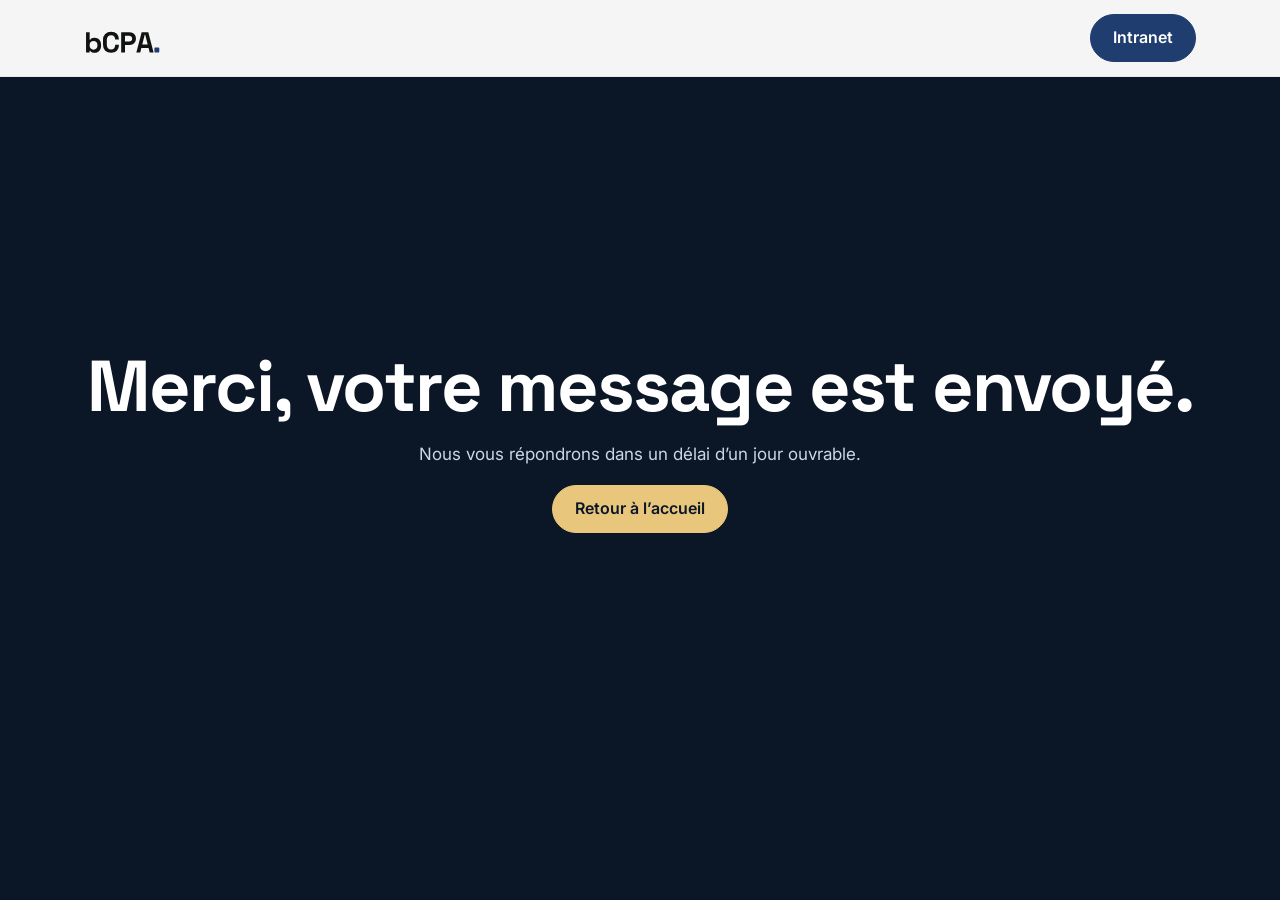
<file: site/merci.html>
<!DOCTYPE html><html lang="fr-CA"><head><meta charset="utf-8"><meta name="viewport" content="width=device-width,initial-scale=1"><title>Merci, votre message est envoyé.</title><meta name="robots" content="noindex"><link rel="icon" href="/favicon.svg" type="image/svg+xml">
<link href="https://fonts.googleapis.com/css2?family=Inter:wght@400;500;600&family=Space+Grotesk:wght@500;700&display=swap" rel="stylesheet"><style>/* VOICE a CPA firm's public site: confident, warm, precise
   IDEA a ledger in motion: rising columns, ruled lines, totals that land
   PICTURE full-screen night-green hero with animated rising columns and a rotating lowercase promise
   COLOUR night green #0b1626 for hero and contact, white body, mint #e8c77d highlight, deep green #1f3d6e actions
   TYPE Space Grotesk 700 (lowercase display) + Inter
   LAYOUT hero full screen; services as rows; values grid; method line; clients; contact split */
:root{color-scheme:light;--bg:#fff;--ink:#111311;--mute:#4f5651;--night:#0b1626;--mint:#e8c77d;--deep:#1f3d6e;--line:#e2e7ef;--soft:#f4f6fa}
*{box-sizing:border-box;min-width:0}
html{scroll-behavior:smooth;scroll-padding-top:80px}
body{margin:0;background:var(--bg);color:var(--ink);font:17px/1.6 Inter,system-ui,sans-serif;overflow-x:clip;-webkit-font-smoothing:antialiased}
h1,h2,h3{font-family:"Space Grotesk",Inter,sans-serif;letter-spacing:-.025em;line-height:1.02;margin:0}
h2{font-size:clamp(36px,5vw,66px)}
h3{font-size:22px;line-height:1.2}
a{color:inherit}
.wrap{max-width:1240px;margin:0 auto;padding-left:max(5vw,16px);padding-right:max(5vw,16px)}
.band{padding-block:clamp(72px,9vw,136px)}
.soft{background:var(--soft)}
header{position:fixed;inset:0 0 auto;z-index:20;transition:background .35s,color .35s,box-shadow .35s;color:#fff}
header.solid{background:rgba(255,255,255,.96);color:var(--ink);box-shadow:0 1px 0 var(--line);backdrop-filter:blur(8px)}
.nav{display:flex;align-items:center;gap:22px;min-height:76px}
.brand{display:flex;align-items:center;gap:10px;text-decoration:none;font-family:"Space Grotesk",sans-serif;font-weight:700;font-size:21px;margin-right:auto}
.brand svg{flex:none}
.links{display:flex;gap:26px}
.links a{text-decoration:none;font-size:15.5px;font-weight:500;opacity:.88;position:relative}
.links a::after{content:"";position:absolute;left:0;right:100%;bottom:-6px;height:2px;background:var(--deep);transition:right .3s}
header:not(.solid) .links a::after{background:var(--mint)}
.links a:hover::after{right:0}
.lang{font-size:14px;font-weight:600;text-decoration:none;border:1px solid currentColor;border-radius:999px;padding:5px 12px;opacity:.85}
.btn{display:inline-flex;align-items:center;gap:10px;min-height:48px;padding:10px 22px;border-radius:999px;font-weight:600;font-size:16px;text-decoration:none;border:1.5px solid currentColor;background:transparent;color:inherit;cursor:pointer;font-family:inherit;transition:transform .25s,background .25s,color .25s}
.btn:hover{transform:translateY(-2px)}
.btn.mint{background:var(--mint);border-color:var(--mint);color:var(--night)}
header.solid .btn.mint{background:var(--ink);border-color:var(--ink);color:#fff}
.btn.deep{background:var(--deep);border-color:var(--deep);color:#fff}
.btn .ar{transition:transform .25s}
.btn:hover .ar{transform:translateX(4px)}
:focus-visible{outline:3px solid var(--deep);outline-offset:3px}
.hero{background:var(--night);color:#fff;min-height:min(100svh,940px);position:relative;overflow:hidden;display:grid;align-items:end}
.hero .cols{position:absolute;left:0;right:0;bottom:0;height:78%;display:flex;align-items:flex-end;gap:clamp(6px,1.2vw,18px);padding:0 max(5vw,16px)}
.hero .cols i{flex:1;background:linear-gradient(#1d3352,#13233a);border-top:2px solid #33507a;transform-origin:bottom;animation:grow 1.6s cubic-bezier(.2,.7,.2,1) both}
.hero .cols i.hi{background:linear-gradient(var(--mint),#c99d45);border-top-color:#fff}
.hero .veil{position:absolute;inset:0;background:linear-gradient(90deg,rgba(11,22,38,.92) 0%,rgba(11,22,38,.7) 45%,rgba(11,22,38,.15) 100%)}
.hero .in{position:relative;padding-bottom:clamp(64px,11vh,130px);padding-top:150px}
.hero .pre{font-family:"Space Grotesk",sans-serif;font-size:clamp(24px,2.8vw,38px);color:var(--mint);margin:0 0 4px}
.hero h1{font-size:clamp(44px,7.6vw,116px);min-height:2.08em;max-width:12ch}
.hero h1 span{display:inline-block;animation:swap .8s cubic-bezier(.2,.7,.2,1) both}
.hero .in>p:not(.pre){font-size:clamp(17px,1.5vw,20px);max-width:36em;color:#d5deeb;margin:22px 0 32px}
.acts{display:flex;gap:12px;flex-wrap:wrap}
.cue{position:absolute;right:max(5vw,16px);bottom:clamp(64px,11vh,130px);font-size:13px;display:flex;flex-direction:column;align-items:center;gap:10px;color:#d5deeb}
.cue b{width:1.5px;height:56px;background:linear-gradient(var(--mint),transparent);animation:drip 1.8s infinite}
.mq{background:var(--mint);overflow:hidden;white-space:nowrap;border-block:1px solid #d9b45f}
.mq div{display:inline-flex;gap:46px;padding:20px 0;animation:mq 40s linear infinite;font-family:"Space Grotesk",sans-serif;font-size:clamp(20px,2.4vw,30px);font-weight:500}
.mq span::after{content:"\25CF";margin-left:46px;font-size:.45em;vertical-align:middle;color:var(--deep)}
.head{display:grid;grid-template-columns:minmax(0,1.1fr) minmax(0,1fr);gap:40px;align-items:end;margin-bottom:56px}
.head p{color:var(--mute);margin:0;font-size:18px}
.rows{border-top:2px solid var(--ink)}
.row{display:grid;grid-template-columns:56px minmax(0,1fr) minmax(0,1.25fr) 40px;gap:24px;align-items:center;padding:26px 0;border-bottom:1px solid var(--line);position:relative;isolation:isolate}
.row::before{content:"";position:absolute;inset:0 -18px;background:var(--mint);transform:scaleX(0);transform-origin:left;transition:transform .45s cubic-bezier(.2,.7,.2,1);z-index:-1;border-radius:8px}
.row:hover::before{transform:scaleX(1)}
.row svg{width:36px;height:36px;fill:none;stroke:var(--deep);stroke-width:1.8;stroke-linecap:round;stroke-linejoin:round}
.row h3{font-size:clamp(22px,2.4vw,30px)}
.row p{margin:0;color:var(--mute);font-size:16px}
.row .go{font-size:24px;transition:transform .3s;justify-self:end}
.row:hover .go{transform:translateX(4px) rotate(-45deg)}
.vals{display:grid;grid-template-columns:repeat(4,minmax(0,1fr));gap:18px}
.vals div{background:var(--soft);border-radius:18px;padding:30px 26px 34px;transition:transform .35s,background .35s,color .35s}
.vals div:hover{transform:translateY(-6px);background:var(--night);color:#fff}
.vals div:hover p{color:#d5deeb}
.vals h3{font-size:26px;margin-bottom:12px}
.vals p{margin:0;color:var(--mute);font-size:16px;transition:color .35s}
.vals .dot{display:block;width:14px;height:14px;border-radius:50%;background:var(--deep);margin-bottom:46px;box-shadow:0 0 0 6px #f3e3bd}
.steps{display:grid;grid-template-columns:repeat(3,minmax(0,1fr));gap:34px;margin:0;padding:0;position:relative}
.steps::before{content:"";position:absolute;left:0;right:0;top:27px;height:2px;background:#d6dde8}
.steps::after{content:"";position:absolute;left:0;top:27px;height:2px;width:100%;background:var(--deep);transform:scaleX(0);transform-origin:left;transition:transform 1.8s cubic-bezier(.2,.7,.2,1)}
.steps.on::after{transform:scaleX(1)}
.steps li{list-style:none;position:relative}
.steps b{display:grid;place-items:center;width:56px;height:56px;border-radius:50%;background:var(--ink);color:var(--mint);font-family:"Space Grotesk",sans-serif;font-size:22px;margin-bottom:22px;position:relative;z-index:1}
.steps p{margin:8px 0 0;color:var(--mute)}
.cl{display:flex;flex-wrap:wrap;gap:12px;margin:0;padding:0}
.cl li{list-style:none;border:1.5px solid var(--ink);border-radius:999px;padding:12px 22px;font-family:"Space Grotesk",sans-serif;font-size:clamp(17px,1.8vw,22px);transition:background .25s,color .25s}
.cl li:hover{background:var(--ink);color:var(--mint)}
.contact{background:var(--night);color:#fff}
.ct{display:grid;grid-template-columns:minmax(0,1fr) minmax(0,1.2fr);gap:clamp(36px,6vw,90px);align-items:start}
.contact .lead{color:#d5deeb;margin:20px 0 0;font-size:18px}
.card{border-top:1px solid #2a3f5e;padding-top:20px;margin-top:32px}
.card h3{color:var(--mint);font-size:18px;margin-bottom:10px}
.card address{font-style:normal;color:#e8edf5}
.maplink{color:var(--mint)}
.hours{width:100%;border-collapse:collapse;color:#e8edf5}
.hours td{padding:9px 0;border-bottom:1px solid #2a3f5e}
.hours td:last-child{text-align:right;white-space:nowrap;font-weight:600}
form{background:#fff;color:var(--ink);border-radius:20px;padding:clamp(22px,3vw,38px);display:grid;grid-template-columns:repeat(2,minmax(0,1fr));gap:16px}
form .full{grid-column:1/-1}
form h3{font-size:26px}
label{display:grid;gap:6px;font-size:14.5px;font-weight:600}
input,select,textarea{font:16px Inter,system-ui,sans-serif;padding:12px 14px;border:1.5px solid #c3cddc;border-radius:10px;background:#fff;color:var(--ink);min-height:48px;width:100%;transition:border-color .2s}
input:focus,select:focus,textarea:focus{border-color:var(--deep);outline:none}
textarea{min-height:130px;resize:vertical}
form .note{font-size:13px;color:var(--mute);margin:0}
.hp{position:absolute;left:-9999px}
footer{background:#070e19;color:#cdd6e3}
footer .wrap{display:flex;flex-wrap:wrap;gap:24px 56px;justify-content:space-between;padding-block:44px;font-size:15px}
footer .brand{color:#fff}
.js .rv{opacity:0;transform:translateY(34px);transition:opacity .8s cubic-bezier(.2,.7,.2,1),transform .8s cubic-bezier(.2,.7,.2,1)}
.js .rv.on{opacity:1;transform:none}
.thanks{min-height:100svh;display:grid;place-items:center;text-align:center;background:var(--night);color:#fff}
.thanks h1{font-size:clamp(36px,6vw,72px);margin-bottom:16px}
@keyframes grow{from{transform:scaleY(0)}to{transform:scaleY(1)}}
@keyframes swap{from{opacity:0;transform:translateY(.4em)}to{opacity:1;transform:none}}
@keyframes mq{to{transform:translateX(-50%)}}
@keyframes drip{0%{transform:scaleY(0);transform-origin:top}50%{transform:scaleY(1);transform-origin:top}51%{transform-origin:bottom}100%{transform:scaleY(0);transform-origin:bottom}}
@media(max-width:1000px){.vals{grid-template-columns:repeat(2,minmax(0,1fr))}.row{grid-template-columns:44px minmax(0,1fr) 32px}.row p{grid-column:2/3}.row .go{grid-row:1;grid-column:3}}
@media(max-width:820px){.links{display:none}.head,.ct{grid-template-columns:1fr}.cue{display:none}.hero .veil{background:linear-gradient(180deg,rgba(11,22,38,.55),rgba(11,22,38,.9))}}
@media(max-width:600px){body{font-size:16px}.nav{gap:10px}.nav .btn{padding:8px 14px;min-height:40px;font-size:14px}.brand span{display:none}.vals{grid-template-columns:1fr}.steps{grid-template-columns:1fr}.steps::before,.steps::after{display:none}form{grid-template-columns:1fr}.hero .cols{height:55%}}
@media(prefers-reduced-motion:reduce){html{scroll-behavior:auto}*,*::before,*::after{animation:none!important;transition:none!important}.js .rv{opacity:1;transform:none}}

.brand .wm{display:block}.wdot{fill:var(--mint)}header.solid .wdot{fill:var(--deep)}

/* menu Connexion */
.cxb{display:inline-flex;align-items:center;gap:8px;cursor:pointer;font:inherit}.cxb svg{transition:transform .25s}.cxb[aria-expanded=true] svg{transform:rotate(180deg)}
.cxp{position:absolute;left:0;right:0;top:100%;background:#fff;color:var(--ink);box-shadow:0 18px 40px rgba(11,22,38,.18);border-top:1px solid var(--line);opacity:0;visibility:hidden;transform:translateY(-10px);clip-path:inset(0 0 100% 0);transition:opacity .25s,transform .3s cubic-bezier(.2,.7,.2,1),clip-path .35s cubic-bezier(.2,.7,.2,1),visibility .35s}
.cxp.open{opacity:1;visibility:visible;transform:none;clip-path:inset(0 0 0 0)}
.cxg{display:grid;grid-template-columns:1fr 1.3fr;gap:clamp(16px,4vw,48px);padding-top:28px;padding-bottom:30px}
.cxk{font-family:'Space Grotesk',sans-serif;font-weight:700;font-size:22px;margin:0 0 4px}.cxd{color:var(--mute);margin:0 0 14px}.cxn{color:var(--mute);font-size:14px;margin:10px 0 0}
.cxl{display:grid;gap:8px}.cxl a{display:flex;justify-content:space-between;align-items:center;padding:12px 16px;border:1px solid var(--line);border-radius:10px;text-decoration:none;color:var(--ink);font-weight:600}.cxl a:hover{border-color:var(--ink)}.cxl a span{transition:transform .2s}.cxl a:hover span{transform:translateX(4px)}
.cxm{background:var(--soft);border-radius:14px;padding:22px}
@media(max-width:760px){.cxg{grid-template-columns:1fr}}
@media(prefers-reduced-motion:reduce){.cxp,.cxb svg{transition:none}}
@media (max-width:640px){.hero{min-height:auto}.hero .in{padding-top:120px;padding-bottom:56px}}
</style></head><body>
<header class="solid"><div class="wrap nav"><a class="brand" href="/"><svg class="wm" width="76.2" height="30" viewBox="0 -2 264 104" role="img" aria-label="bCPA"><path d="M36.800000000000004 101.4Q30.1 101.4 26.5 99.1Q22.900000000000002 96.8 21.200000000000003 94.0H19.400000000000002V100.0H7.0V30.0H19.6V56.099999999999994H21.400000000000002Q22.5 54.3 24.35 52.699999999999996Q26.200000000000003 51.099999999999994 29.250000000000004 50.05Q32.300000000000004 49.0 36.800000000000004 49.0Q42.800000000000004 49.0 47.900000000000006 51.95Q53.0 54.9 56.1 60.599999999999994Q59.2 66.3 59.2 74.4V76.0Q59.2 84.1 56.1 89.8Q53.0 95.5 47.900000000000006 98.45Q42.800000000000004 101.4 36.800000000000004 101.4ZM33.0 90.4Q38.800000000000004 90.4 42.7 86.65Q46.6 82.9 46.6 75.7V74.7Q46.6 67.5 42.75 63.75Q38.900000000000006 60.0 33.0 60.0Q27.200000000000003 60.0 23.300000000000004 63.75Q19.400000000000002 67.5 19.400000000000002 74.7V75.7Q19.400000000000002 82.9 23.300000000000004 86.65Q27.200000000000003 90.4 33.0 90.4ZM94.0 101.4Q81.0 101.4 73.4 94.15Q65.80000000000001 86.9 65.80000000000001 73.4V56.599999999999994Q65.80000000000001 43.099999999999994 73.4 35.849999999999994Q81.0 28.599999999999994 94.0 28.599999999999994Q106.9 28.599999999999994 113.95 35.64999999999999Q121.0 42.699999999999996 121.0 55.0V55.599999999999994H108.0V54.599999999999994Q108.0 48.4 104.55000000000001 44.4Q101.10000000000001 40.4 94.0 40.4Q87.0 40.4 83.0 44.7Q79.0 49.0 79.0 56.4V73.6Q79.0 80.9 83.0 85.25Q87.0 89.6 94.0 89.6Q101.10000000000001 89.6 104.55000000000001 85.55Q108.0 81.5 108.0 75.4V73.6H121.0V75.0Q121.0 87.3 113.95 94.35Q106.9 101.4 94.0 101.4ZM128.8 100.0V30.0H157.60000000000002Q164.20000000000002 30.0 169.25 32.65Q174.3 35.3 177.15000000000003 40.099999999999994Q180.00000000000003 44.9 180.00000000000003 51.5V52.9Q180.00000000000003 59.4 177.05 64.25Q174.10000000000002 69.1 169.05 71.75Q164.00000000000003 74.4 157.60000000000002 74.4H142.00000000000003V100.0ZM142.00000000000003 62.4H156.3Q161.00000000000003 62.4 163.90000000000003 59.8Q166.8 57.199999999999996 166.8 52.699999999999996V51.699999999999996Q166.8 47.199999999999996 163.90000000000003 44.599999999999994Q161.00000000000003 42.0 156.3 42.0H142.00000000000003ZM181.40000000000003 100.0 199.8 30.0H222.8L241.20000000000002 100.0H227.60000000000002L223.8 84.6H198.8L195.00000000000003 100.0ZM201.90000000000003 72.4H220.70000000000002L212.20000000000002 38.3H210.40000000000003Z" fill="currentColor"/><g class="wdot"><rect x="244.0" y="83" width="17" height="17" rx="3"/></g></svg></a><a class="btn deep" href="https://app.boujradcpa.com">Intranet</a></div></header>
<main class="thanks"><div class="wrap"><h1>Merci, votre message est envoyé.</h1><p style="color:#cdd6e3">Nous vous répondrons dans un délai d’un jour ouvrable.</p><p><a class="btn mint" href="/">Retour à l’accueil</a></p></div></main></body></html>
</file>
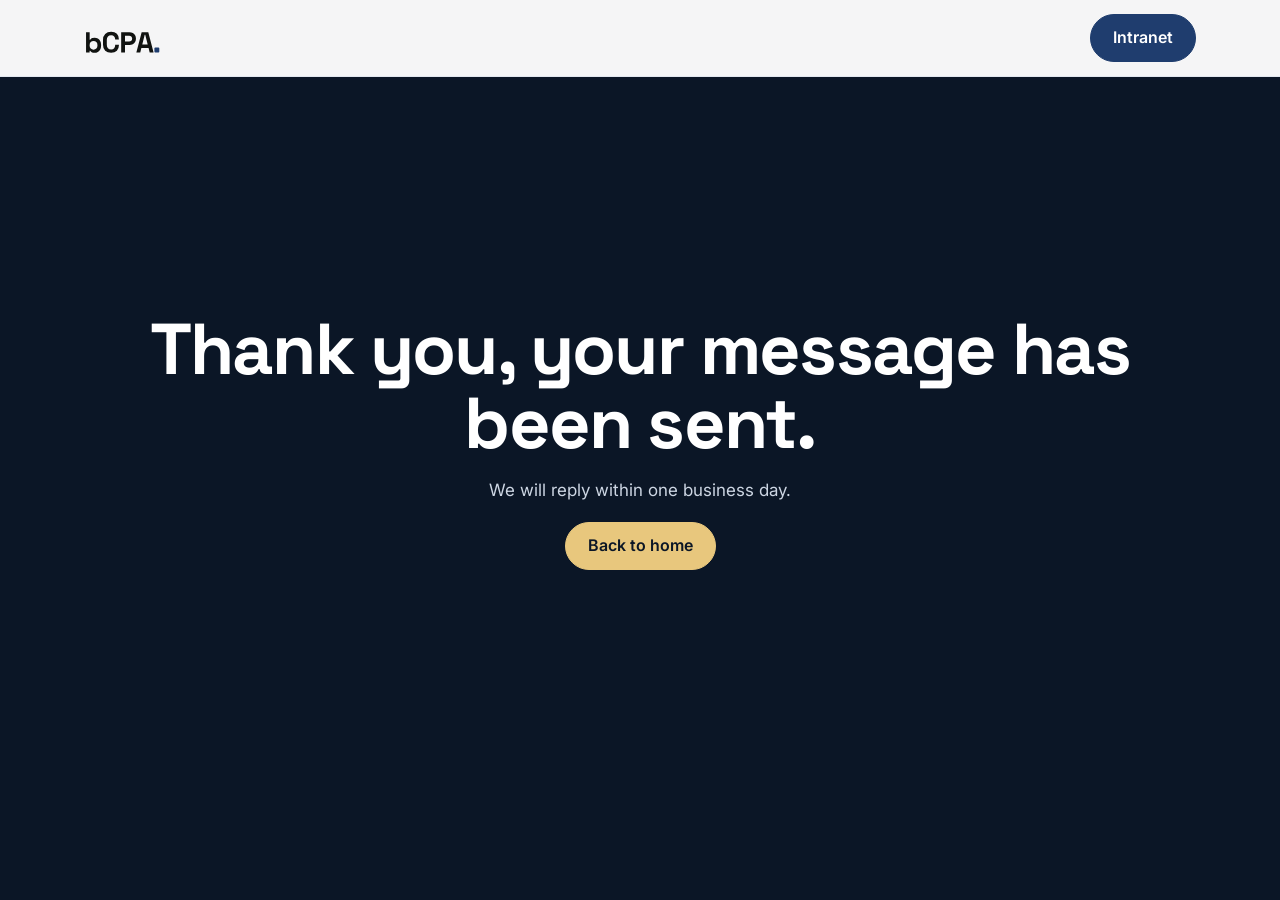
<file: site/en/merci.html>
<!DOCTYPE html><html lang="en-CA"><head><meta charset="utf-8"><meta name="viewport" content="width=device-width,initial-scale=1"><title>Thank you, your message has been sent.</title><meta name="robots" content="noindex"><link rel="icon" href="/favicon.svg" type="image/svg+xml">
<link href="https://fonts.googleapis.com/css2?family=Inter:wght@400;500;600&family=Space+Grotesk:wght@500;700&display=swap" rel="stylesheet"><style>/* VOICE a CPA firm's public site: confident, warm, precise
   IDEA a ledger in motion: rising columns, ruled lines, totals that land
   PICTURE full-screen night-green hero with animated rising columns and a rotating lowercase promise
   COLOUR night green #0b1626 for hero and contact, white body, mint #e8c77d highlight, deep green #1f3d6e actions
   TYPE Space Grotesk 700 (lowercase display) + Inter
   LAYOUT hero full screen; services as rows; values grid; method line; clients; contact split */
:root{color-scheme:light;--bg:#fff;--ink:#111311;--mute:#4f5651;--night:#0b1626;--mint:#e8c77d;--deep:#1f3d6e;--line:#e2e7ef;--soft:#f4f6fa}
*{box-sizing:border-box;min-width:0}
html{scroll-behavior:smooth;scroll-padding-top:80px}
body{margin:0;background:var(--bg);color:var(--ink);font:17px/1.6 Inter,system-ui,sans-serif;overflow-x:clip;-webkit-font-smoothing:antialiased}
h1,h2,h3{font-family:"Space Grotesk",Inter,sans-serif;letter-spacing:-.025em;line-height:1.02;margin:0}
h2{font-size:clamp(36px,5vw,66px)}
h3{font-size:22px;line-height:1.2}
a{color:inherit}
.wrap{max-width:1240px;margin:0 auto;padding-left:max(5vw,16px);padding-right:max(5vw,16px)}
.band{padding-block:clamp(72px,9vw,136px)}
.soft{background:var(--soft)}
header{position:fixed;inset:0 0 auto;z-index:20;transition:background .35s,color .35s,box-shadow .35s;color:#fff}
header.solid{background:rgba(255,255,255,.96);color:var(--ink);box-shadow:0 1px 0 var(--line);backdrop-filter:blur(8px)}
.nav{display:flex;align-items:center;gap:22px;min-height:76px}
.brand{display:flex;align-items:center;gap:10px;text-decoration:none;font-family:"Space Grotesk",sans-serif;font-weight:700;font-size:21px;margin-right:auto}
.brand svg{flex:none}
.links{display:flex;gap:26px}
.links a{text-decoration:none;font-size:15.5px;font-weight:500;opacity:.88;position:relative}
.links a::after{content:"";position:absolute;left:0;right:100%;bottom:-6px;height:2px;background:var(--deep);transition:right .3s}
header:not(.solid) .links a::after{background:var(--mint)}
.links a:hover::after{right:0}
.lang{font-size:14px;font-weight:600;text-decoration:none;border:1px solid currentColor;border-radius:999px;padding:5px 12px;opacity:.85}
.btn{display:inline-flex;align-items:center;gap:10px;min-height:48px;padding:10px 22px;border-radius:999px;font-weight:600;font-size:16px;text-decoration:none;border:1.5px solid currentColor;background:transparent;color:inherit;cursor:pointer;font-family:inherit;transition:transform .25s,background .25s,color .25s}
.btn:hover{transform:translateY(-2px)}
.btn.mint{background:var(--mint);border-color:var(--mint);color:var(--night)}
header.solid .btn.mint{background:var(--ink);border-color:var(--ink);color:#fff}
.btn.deep{background:var(--deep);border-color:var(--deep);color:#fff}
.btn .ar{transition:transform .25s}
.btn:hover .ar{transform:translateX(4px)}
:focus-visible{outline:3px solid var(--deep);outline-offset:3px}
.hero{background:var(--night);color:#fff;min-height:min(100svh,940px);position:relative;overflow:hidden;display:grid;align-items:end}
.hero .cols{position:absolute;left:0;right:0;bottom:0;height:78%;display:flex;align-items:flex-end;gap:clamp(6px,1.2vw,18px);padding:0 max(5vw,16px)}
.hero .cols i{flex:1;background:linear-gradient(#1d3352,#13233a);border-top:2px solid #33507a;transform-origin:bottom;animation:grow 1.6s cubic-bezier(.2,.7,.2,1) both}
.hero .cols i.hi{background:linear-gradient(var(--mint),#c99d45);border-top-color:#fff}
.hero .veil{position:absolute;inset:0;background:linear-gradient(90deg,rgba(11,22,38,.92) 0%,rgba(11,22,38,.7) 45%,rgba(11,22,38,.15) 100%)}
.hero .in{position:relative;padding-bottom:clamp(64px,11vh,130px);padding-top:150px}
.hero .pre{font-family:"Space Grotesk",sans-serif;font-size:clamp(24px,2.8vw,38px);color:var(--mint);margin:0 0 4px}
.hero h1{font-size:clamp(44px,7.6vw,116px);min-height:2.08em;max-width:12ch}
.hero h1 span{display:inline-block;animation:swap .8s cubic-bezier(.2,.7,.2,1) both}
.hero .in>p:not(.pre){font-size:clamp(17px,1.5vw,20px);max-width:36em;color:#d5deeb;margin:22px 0 32px}
.acts{display:flex;gap:12px;flex-wrap:wrap}
.cue{position:absolute;right:max(5vw,16px);bottom:clamp(64px,11vh,130px);font-size:13px;display:flex;flex-direction:column;align-items:center;gap:10px;color:#d5deeb}
.cue b{width:1.5px;height:56px;background:linear-gradient(var(--mint),transparent);animation:drip 1.8s infinite}
.mq{background:var(--mint);overflow:hidden;white-space:nowrap;border-block:1px solid #d9b45f}
.mq div{display:inline-flex;gap:46px;padding:20px 0;animation:mq 40s linear infinite;font-family:"Space Grotesk",sans-serif;font-size:clamp(20px,2.4vw,30px);font-weight:500}
.mq span::after{content:"\25CF";margin-left:46px;font-size:.45em;vertical-align:middle;color:var(--deep)}
.head{display:grid;grid-template-columns:minmax(0,1.1fr) minmax(0,1fr);gap:40px;align-items:end;margin-bottom:56px}
.head p{color:var(--mute);margin:0;font-size:18px}
.rows{border-top:2px solid var(--ink)}
.row{display:grid;grid-template-columns:56px minmax(0,1fr) minmax(0,1.25fr) 40px;gap:24px;align-items:center;padding:26px 0;border-bottom:1px solid var(--line);position:relative;isolation:isolate}
.row::before{content:"";position:absolute;inset:0 -18px;background:var(--mint);transform:scaleX(0);transform-origin:left;transition:transform .45s cubic-bezier(.2,.7,.2,1);z-index:-1;border-radius:8px}
.row:hover::before{transform:scaleX(1)}
.row svg{width:36px;height:36px;fill:none;stroke:var(--deep);stroke-width:1.8;stroke-linecap:round;stroke-linejoin:round}
.row h3{font-size:clamp(22px,2.4vw,30px)}
.row p{margin:0;color:var(--mute);font-size:16px}
.row .go{font-size:24px;transition:transform .3s;justify-self:end}
.row:hover .go{transform:translateX(4px) rotate(-45deg)}
.vals{display:grid;grid-template-columns:repeat(4,minmax(0,1fr));gap:18px}
.vals div{background:var(--soft);border-radius:18px;padding:30px 26px 34px;transition:transform .35s,background .35s,color .35s}
.vals div:hover{transform:translateY(-6px);background:var(--night);color:#fff}
.vals div:hover p{color:#d5deeb}
.vals h3{font-size:26px;margin-bottom:12px}
.vals p{margin:0;color:var(--mute);font-size:16px;transition:color .35s}
.vals .dot{display:block;width:14px;height:14px;border-radius:50%;background:var(--deep);margin-bottom:46px;box-shadow:0 0 0 6px #f3e3bd}
.steps{display:grid;grid-template-columns:repeat(3,minmax(0,1fr));gap:34px;margin:0;padding:0;position:relative}
.steps::before{content:"";position:absolute;left:0;right:0;top:27px;height:2px;background:#d6dde8}
.steps::after{content:"";position:absolute;left:0;top:27px;height:2px;width:100%;background:var(--deep);transform:scaleX(0);transform-origin:left;transition:transform 1.8s cubic-bezier(.2,.7,.2,1)}
.steps.on::after{transform:scaleX(1)}
.steps li{list-style:none;position:relative}
.steps b{display:grid;place-items:center;width:56px;height:56px;border-radius:50%;background:var(--ink);color:var(--mint);font-family:"Space Grotesk",sans-serif;font-size:22px;margin-bottom:22px;position:relative;z-index:1}
.steps p{margin:8px 0 0;color:var(--mute)}
.cl{display:flex;flex-wrap:wrap;gap:12px;margin:0;padding:0}
.cl li{list-style:none;border:1.5px solid var(--ink);border-radius:999px;padding:12px 22px;font-family:"Space Grotesk",sans-serif;font-size:clamp(17px,1.8vw,22px);transition:background .25s,color .25s}
.cl li:hover{background:var(--ink);color:var(--mint)}
.contact{background:var(--night);color:#fff}
.ct{display:grid;grid-template-columns:minmax(0,1fr) minmax(0,1.2fr);gap:clamp(36px,6vw,90px);align-items:start}
.contact .lead{color:#d5deeb;margin:20px 0 0;font-size:18px}
.card{border-top:1px solid #2a3f5e;padding-top:20px;margin-top:32px}
.card h3{color:var(--mint);font-size:18px;margin-bottom:10px}
.card address{font-style:normal;color:#e8edf5}
.maplink{color:var(--mint)}
.hours{width:100%;border-collapse:collapse;color:#e8edf5}
.hours td{padding:9px 0;border-bottom:1px solid #2a3f5e}
.hours td:last-child{text-align:right;white-space:nowrap;font-weight:600}
form{background:#fff;color:var(--ink);border-radius:20px;padding:clamp(22px,3vw,38px);display:grid;grid-template-columns:repeat(2,minmax(0,1fr));gap:16px}
form .full{grid-column:1/-1}
form h3{font-size:26px}
label{display:grid;gap:6px;font-size:14.5px;font-weight:600}
input,select,textarea{font:16px Inter,system-ui,sans-serif;padding:12px 14px;border:1.5px solid #c3cddc;border-radius:10px;background:#fff;color:var(--ink);min-height:48px;width:100%;transition:border-color .2s}
input:focus,select:focus,textarea:focus{border-color:var(--deep);outline:none}
textarea{min-height:130px;resize:vertical}
form .note{font-size:13px;color:var(--mute);margin:0}
.hp{position:absolute;left:-9999px}
footer{background:#070e19;color:#cdd6e3}
footer .wrap{display:flex;flex-wrap:wrap;gap:24px 56px;justify-content:space-between;padding-block:44px;font-size:15px}
footer .brand{color:#fff}
.js .rv{opacity:0;transform:translateY(34px);transition:opacity .8s cubic-bezier(.2,.7,.2,1),transform .8s cubic-bezier(.2,.7,.2,1)}
.js .rv.on{opacity:1;transform:none}
.thanks{min-height:100svh;display:grid;place-items:center;text-align:center;background:var(--night);color:#fff}
.thanks h1{font-size:clamp(36px,6vw,72px);margin-bottom:16px}
@keyframes grow{from{transform:scaleY(0)}to{transform:scaleY(1)}}
@keyframes swap{from{opacity:0;transform:translateY(.4em)}to{opacity:1;transform:none}}
@keyframes mq{to{transform:translateX(-50%)}}
@keyframes drip{0%{transform:scaleY(0);transform-origin:top}50%{transform:scaleY(1);transform-origin:top}51%{transform-origin:bottom}100%{transform:scaleY(0);transform-origin:bottom}}
@media(max-width:1000px){.vals{grid-template-columns:repeat(2,minmax(0,1fr))}.row{grid-template-columns:44px minmax(0,1fr) 32px}.row p{grid-column:2/3}.row .go{grid-row:1;grid-column:3}}
@media(max-width:820px){.links{display:none}.head,.ct{grid-template-columns:1fr}.cue{display:none}.hero .veil{background:linear-gradient(180deg,rgba(11,22,38,.55),rgba(11,22,38,.9))}}
@media(max-width:600px){body{font-size:16px}.nav{gap:10px}.nav .btn{padding:8px 14px;min-height:40px;font-size:14px}.brand span{display:none}.vals{grid-template-columns:1fr}.steps{grid-template-columns:1fr}.steps::before,.steps::after{display:none}form{grid-template-columns:1fr}.hero .cols{height:55%}}
@media(prefers-reduced-motion:reduce){html{scroll-behavior:auto}*,*::before,*::after{animation:none!important;transition:none!important}.js .rv{opacity:1;transform:none}}

.brand .wm{display:block}.wdot{fill:var(--mint)}header.solid .wdot{fill:var(--deep)}

/* menu Connexion */
.cxb{display:inline-flex;align-items:center;gap:8px;cursor:pointer;font:inherit}.cxb svg{transition:transform .25s}.cxb[aria-expanded=true] svg{transform:rotate(180deg)}
.cxp{position:absolute;left:0;right:0;top:100%;background:#fff;color:var(--ink);box-shadow:0 18px 40px rgba(11,22,38,.18);border-top:1px solid var(--line);opacity:0;visibility:hidden;transform:translateY(-10px);clip-path:inset(0 0 100% 0);transition:opacity .25s,transform .3s cubic-bezier(.2,.7,.2,1),clip-path .35s cubic-bezier(.2,.7,.2,1),visibility .35s}
.cxp.open{opacity:1;visibility:visible;transform:none;clip-path:inset(0 0 0 0)}
.cxg{display:grid;grid-template-columns:1fr 1.3fr;gap:clamp(16px,4vw,48px);padding-top:28px;padding-bottom:30px}
.cxk{font-family:'Space Grotesk',sans-serif;font-weight:700;font-size:22px;margin:0 0 4px}.cxd{color:var(--mute);margin:0 0 14px}.cxn{color:var(--mute);font-size:14px;margin:10px 0 0}
.cxl{display:grid;gap:8px}.cxl a{display:flex;justify-content:space-between;align-items:center;padding:12px 16px;border:1px solid var(--line);border-radius:10px;text-decoration:none;color:var(--ink);font-weight:600}.cxl a:hover{border-color:var(--ink)}.cxl a span{transition:transform .2s}.cxl a:hover span{transform:translateX(4px)}
.cxm{background:var(--soft);border-radius:14px;padding:22px}
@media(max-width:760px){.cxg{grid-template-columns:1fr}}
@media(prefers-reduced-motion:reduce){.cxp,.cxb svg{transition:none}}
@media (max-width:640px){.hero{min-height:auto}.hero .in{padding-top:120px;padding-bottom:56px}}
</style></head><body>
<header class="solid"><div class="wrap nav"><a class="brand" href="/en/"><svg class="wm" width="76.2" height="30" viewBox="0 -2 264 104" role="img" aria-label="bCPA"><path d="M36.800000000000004 101.4Q30.1 101.4 26.5 99.1Q22.900000000000002 96.8 21.200000000000003 94.0H19.400000000000002V100.0H7.0V30.0H19.6V56.099999999999994H21.400000000000002Q22.5 54.3 24.35 52.699999999999996Q26.200000000000003 51.099999999999994 29.250000000000004 50.05Q32.300000000000004 49.0 36.800000000000004 49.0Q42.800000000000004 49.0 47.900000000000006 51.95Q53.0 54.9 56.1 60.599999999999994Q59.2 66.3 59.2 74.4V76.0Q59.2 84.1 56.1 89.8Q53.0 95.5 47.900000000000006 98.45Q42.800000000000004 101.4 36.800000000000004 101.4ZM33.0 90.4Q38.800000000000004 90.4 42.7 86.65Q46.6 82.9 46.6 75.7V74.7Q46.6 67.5 42.75 63.75Q38.900000000000006 60.0 33.0 60.0Q27.200000000000003 60.0 23.300000000000004 63.75Q19.400000000000002 67.5 19.400000000000002 74.7V75.7Q19.400000000000002 82.9 23.300000000000004 86.65Q27.200000000000003 90.4 33.0 90.4ZM94.0 101.4Q81.0 101.4 73.4 94.15Q65.80000000000001 86.9 65.80000000000001 73.4V56.599999999999994Q65.80000000000001 43.099999999999994 73.4 35.849999999999994Q81.0 28.599999999999994 94.0 28.599999999999994Q106.9 28.599999999999994 113.95 35.64999999999999Q121.0 42.699999999999996 121.0 55.0V55.599999999999994H108.0V54.599999999999994Q108.0 48.4 104.55000000000001 44.4Q101.10000000000001 40.4 94.0 40.4Q87.0 40.4 83.0 44.7Q79.0 49.0 79.0 56.4V73.6Q79.0 80.9 83.0 85.25Q87.0 89.6 94.0 89.6Q101.10000000000001 89.6 104.55000000000001 85.55Q108.0 81.5 108.0 75.4V73.6H121.0V75.0Q121.0 87.3 113.95 94.35Q106.9 101.4 94.0 101.4ZM128.8 100.0V30.0H157.60000000000002Q164.20000000000002 30.0 169.25 32.65Q174.3 35.3 177.15000000000003 40.099999999999994Q180.00000000000003 44.9 180.00000000000003 51.5V52.9Q180.00000000000003 59.4 177.05 64.25Q174.10000000000002 69.1 169.05 71.75Q164.00000000000003 74.4 157.60000000000002 74.4H142.00000000000003V100.0ZM142.00000000000003 62.4H156.3Q161.00000000000003 62.4 163.90000000000003 59.8Q166.8 57.199999999999996 166.8 52.699999999999996V51.699999999999996Q166.8 47.199999999999996 163.90000000000003 44.599999999999994Q161.00000000000003 42.0 156.3 42.0H142.00000000000003ZM181.40000000000003 100.0 199.8 30.0H222.8L241.20000000000002 100.0H227.60000000000002L223.8 84.6H198.8L195.00000000000003 100.0ZM201.90000000000003 72.4H220.70000000000002L212.20000000000002 38.3H210.40000000000003Z" fill="currentColor"/><g class="wdot"><rect x="244.0" y="83" width="17" height="17" rx="3"/></g></svg></a><a class="btn deep" href="https://app.boujradcpa.com">Intranet</a></div></header>
<main class="thanks"><div class="wrap"><h1>Thank you, your message has been sent.</h1><p style="color:#cdd6e3">We will reply within one business day.</p><p><a class="btn mint" href="/en/">Back to home</a></p></div></main></body></html>
</file>
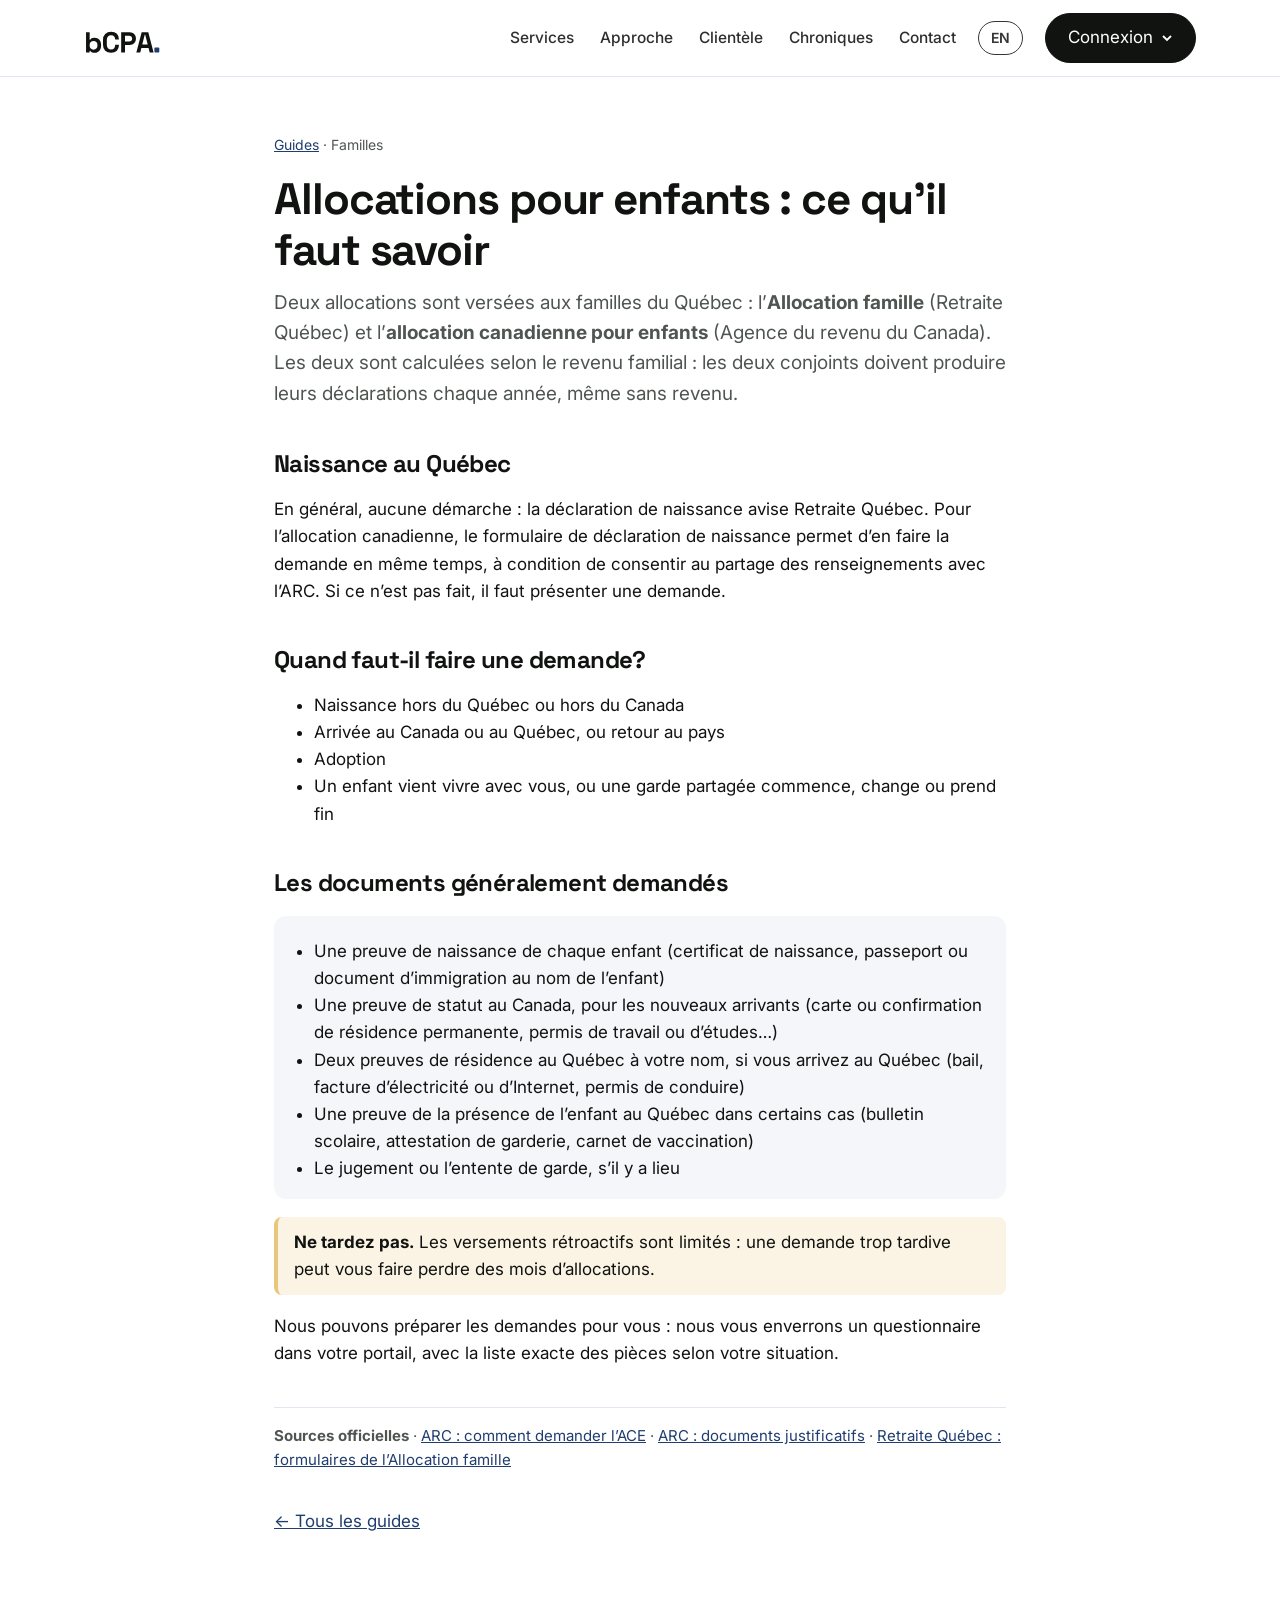
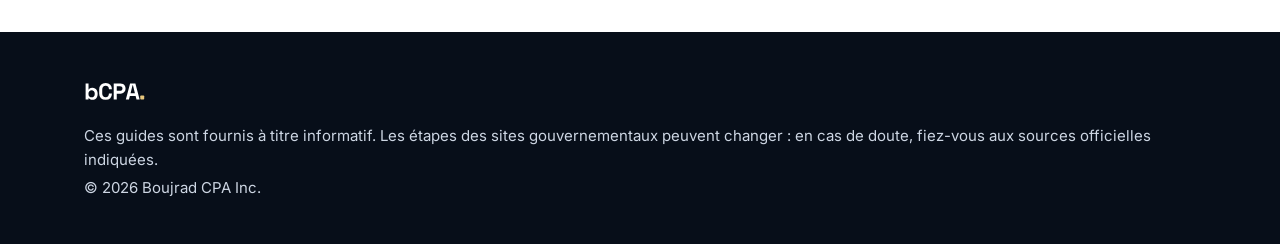
<file: site/guides/allocations-enfants.html>
<!DOCTYPE html><html lang="fr-CA"><head><meta charset="utf-8"><meta name="viewport" content="width=device-width,initial-scale=1">
<title>Allocations pour enfants : ce qu’il faut savoir · Boujrad CPA Inc.</title><script>document.documentElement.classList.add('js')</script><meta property="og:type" content="article"><meta property="og:site_name" content="Boujrad CPA Inc."><meta name="description" content="Allocation famille du Québec et allocation canadienne pour enfants : quand faire une demande et quels documents préparer."><link rel="canonical" href="https://boujradcpa.com/guides/allocations-enfants.html">
<link rel="icon" href="/favicon.svg" type="image/svg+xml"><meta property="og:title" content="Allocations pour enfants : ce qu’il faut savoir"><meta property="og:description" content="Allocation famille du Québec et allocation canadienne pour enfants : quand faire une demande et quels documents préparer.">
<link href="https://fonts.googleapis.com/css2?family=Inter:wght@400;500;600&family=Space+Grotesk:wght@500;700&display=swap" rel="stylesheet"><style>/* VOICE a CPA firm's public site: confident, warm, precise
   IDEA a ledger in motion: rising columns, ruled lines, totals that land
   PICTURE full-screen night-green hero with animated rising columns and a rotating lowercase promise
   COLOUR night green #0b1626 for hero and contact, white body, mint #e8c77d highlight, deep green #1f3d6e actions
   TYPE Space Grotesk 700 (lowercase display) + Inter
   LAYOUT hero full screen; services as rows; values grid; method line; clients; contact split */
:root{color-scheme:light;--bg:#fff;--ink:#111311;--mute:#4f5651;--night:#0b1626;--mint:#e8c77d;--deep:#1f3d6e;--line:#e2e7ef;--soft:#f4f6fa}
*{box-sizing:border-box;min-width:0}
html{scroll-behavior:smooth;scroll-padding-top:80px}
body{margin:0;background:var(--bg);color:var(--ink);font:17px/1.6 Inter,system-ui,sans-serif;overflow-x:clip;-webkit-font-smoothing:antialiased}
h1,h2,h3{font-family:"Space Grotesk",Inter,sans-serif;letter-spacing:-.025em;line-height:1.02;margin:0}
h2{font-size:clamp(36px,5vw,66px)}
h3{font-size:22px;line-height:1.2}
a{color:inherit}
.wrap{max-width:1240px;margin:0 auto;padding-left:max(5vw,16px);padding-right:max(5vw,16px)}
.band{padding-block:clamp(72px,9vw,136px)}
.soft{background:var(--soft)}
header{position:fixed;inset:0 0 auto;z-index:20;transition:background .35s,color .35s,box-shadow .35s;color:#fff}
header.solid{background:rgba(255,255,255,.96);color:var(--ink);box-shadow:0 1px 0 var(--line);backdrop-filter:blur(8px)}
.nav{display:flex;align-items:center;gap:22px;min-height:76px}
.brand{display:flex;align-items:center;gap:10px;text-decoration:none;font-family:"Space Grotesk",sans-serif;font-weight:700;font-size:21px;margin-right:auto}
.brand svg{flex:none}
.links{display:flex;gap:26px}
.links a{text-decoration:none;font-size:15.5px;font-weight:500;opacity:.88;position:relative}
.links a::after{content:"";position:absolute;left:0;right:100%;bottom:-6px;height:2px;background:var(--deep);transition:right .3s}
header:not(.solid) .links a::after{background:var(--mint)}
.links a:hover::after{right:0}
.lang{font-size:14px;font-weight:600;text-decoration:none;border:1px solid currentColor;border-radius:999px;padding:5px 12px;opacity:.85}
.btn{display:inline-flex;align-items:center;gap:10px;min-height:48px;padding:10px 22px;border-radius:999px;font-weight:600;font-size:16px;text-decoration:none;border:1.5px solid currentColor;background:transparent;color:inherit;cursor:pointer;font-family:inherit;transition:transform .25s,background .25s,color .25s}
.btn:hover{transform:translateY(-2px)}
.btn.mint{background:var(--mint);border-color:var(--mint);color:var(--night)}
header.solid .btn.mint{background:var(--ink);border-color:var(--ink);color:#fff}
.btn.deep{background:var(--deep);border-color:var(--deep);color:#fff}
.btn .ar{transition:transform .25s}
.btn:hover .ar{transform:translateX(4px)}
:focus-visible{outline:3px solid var(--deep);outline-offset:3px}
.hero{background:var(--night);color:#fff;min-height:min(100svh,940px);position:relative;overflow:hidden;display:grid;align-items:end}
.hero .cols{position:absolute;left:0;right:0;bottom:0;height:78%;display:flex;align-items:flex-end;gap:clamp(6px,1.2vw,18px);padding:0 max(5vw,16px)}
.hero .cols i{flex:1;background:linear-gradient(#1d3352,#13233a);border-top:2px solid #33507a;transform-origin:bottom;animation:grow 1.6s cubic-bezier(.2,.7,.2,1) both}
.hero .cols i.hi{background:linear-gradient(var(--mint),#c99d45);border-top-color:#fff}
.hero .veil{position:absolute;inset:0;background:linear-gradient(90deg,rgba(11,22,38,.92) 0%,rgba(11,22,38,.7) 45%,rgba(11,22,38,.15) 100%)}
.hero .in{position:relative;padding-bottom:clamp(64px,11vh,130px);padding-top:150px}
.hero .pre{font-family:"Space Grotesk",sans-serif;font-size:clamp(24px,2.8vw,38px);color:var(--mint);margin:0 0 4px}
.hero h1{font-size:clamp(44px,7.6vw,116px);min-height:2.08em;max-width:12ch}
.hero h1 span{display:inline-block;animation:swap .8s cubic-bezier(.2,.7,.2,1) both}
.hero .in>p:not(.pre){font-size:clamp(17px,1.5vw,20px);max-width:36em;color:#d5deeb;margin:22px 0 32px}
.acts{display:flex;gap:12px;flex-wrap:wrap}
.cue{position:absolute;right:max(5vw,16px);bottom:clamp(64px,11vh,130px);font-size:13px;display:flex;flex-direction:column;align-items:center;gap:10px;color:#d5deeb}
.cue b{width:1.5px;height:56px;background:linear-gradient(var(--mint),transparent);animation:drip 1.8s infinite}
.mq{background:var(--mint);overflow:hidden;white-space:nowrap;border-block:1px solid #d9b45f}
.mq div{display:inline-flex;gap:46px;padding:20px 0;animation:mq 40s linear infinite;font-family:"Space Grotesk",sans-serif;font-size:clamp(20px,2.4vw,30px);font-weight:500}
.mq span::after{content:"\25CF";margin-left:46px;font-size:.45em;vertical-align:middle;color:var(--deep)}
.head{display:grid;grid-template-columns:minmax(0,1.1fr) minmax(0,1fr);gap:40px;align-items:end;margin-bottom:56px}
.head p{color:var(--mute);margin:0;font-size:18px}
.rows{border-top:2px solid var(--ink)}
.row{display:grid;grid-template-columns:56px minmax(0,1fr) minmax(0,1.25fr) 40px;gap:24px;align-items:center;padding:26px 0;border-bottom:1px solid var(--line);position:relative;isolation:isolate}
.row::before{content:"";position:absolute;inset:0 -18px;background:var(--mint);transform:scaleX(0);transform-origin:left;transition:transform .45s cubic-bezier(.2,.7,.2,1);z-index:-1;border-radius:8px}
.row:hover::before{transform:scaleX(1)}
.row svg{width:36px;height:36px;fill:none;stroke:var(--deep);stroke-width:1.8;stroke-linecap:round;stroke-linejoin:round}
.row h3{font-size:clamp(22px,2.4vw,30px)}
.row p{margin:0;color:var(--mute);font-size:16px}
.row .go{font-size:24px;transition:transform .3s;justify-self:end}
.row:hover .go{transform:translateX(4px) rotate(-45deg)}
.vals{display:grid;grid-template-columns:repeat(4,minmax(0,1fr));gap:18px}
.vals div{background:var(--soft);border-radius:18px;padding:30px 26px 34px;transition:transform .35s,background .35s,color .35s}
.vals div:hover{transform:translateY(-6px);background:var(--night);color:#fff}
.vals div:hover p{color:#d5deeb}
.vals h3{font-size:26px;margin-bottom:12px}
.vals p{margin:0;color:var(--mute);font-size:16px;transition:color .35s}
.vals .dot{display:block;width:14px;height:14px;border-radius:50%;background:var(--deep);margin-bottom:46px;box-shadow:0 0 0 6px #f3e3bd}
.steps{display:grid;grid-template-columns:repeat(3,minmax(0,1fr));gap:34px;margin:0;padding:0;position:relative}
.steps::before{content:"";position:absolute;left:0;right:0;top:27px;height:2px;background:#d6dde8}
.steps::after{content:"";position:absolute;left:0;top:27px;height:2px;width:100%;background:var(--deep);transform:scaleX(0);transform-origin:left;transition:transform 1.8s cubic-bezier(.2,.7,.2,1)}
.steps.on::after{transform:scaleX(1)}
.steps li{list-style:none;position:relative}
.steps b{display:grid;place-items:center;width:56px;height:56px;border-radius:50%;background:var(--ink);color:var(--mint);font-family:"Space Grotesk",sans-serif;font-size:22px;margin-bottom:22px;position:relative;z-index:1}
.steps p{margin:8px 0 0;color:var(--mute)}
.cl{display:flex;flex-wrap:wrap;gap:12px;margin:0;padding:0}
.cl li{list-style:none;border:1.5px solid var(--ink);border-radius:999px;padding:12px 22px;font-family:"Space Grotesk",sans-serif;font-size:clamp(17px,1.8vw,22px);transition:background .25s,color .25s}
.cl li:hover{background:var(--ink);color:var(--mint)}
.contact{background:var(--night);color:#fff}
.ct{display:grid;grid-template-columns:minmax(0,1fr) minmax(0,1.2fr);gap:clamp(36px,6vw,90px);align-items:start}
.contact .lead{color:#d5deeb;margin:20px 0 0;font-size:18px}
.card{border-top:1px solid #2a3f5e;padding-top:20px;margin-top:32px}
.card h3{color:var(--mint);font-size:18px;margin-bottom:10px}
.card address{font-style:normal;color:#e8edf5}
.maplink{color:var(--mint)}
.hours{width:100%;border-collapse:collapse;color:#e8edf5}
.hours td{padding:9px 0;border-bottom:1px solid #2a3f5e}
.hours td:last-child{text-align:right;white-space:nowrap;font-weight:600}
form{background:#fff;color:var(--ink);border-radius:20px;padding:clamp(22px,3vw,38px);display:grid;grid-template-columns:repeat(2,minmax(0,1fr));gap:16px}
form .full{grid-column:1/-1}
form h3{font-size:26px}
label{display:grid;gap:6px;font-size:14.5px;font-weight:600}
input,select,textarea{font:16px Inter,system-ui,sans-serif;padding:12px 14px;border:1.5px solid #c3cddc;border-radius:10px;background:#fff;color:var(--ink);min-height:48px;width:100%;transition:border-color .2s}
input:focus,select:focus,textarea:focus{border-color:var(--deep);outline:none}
textarea{min-height:130px;resize:vertical}
form .note{font-size:13px;color:var(--mute);margin:0}
.hp{position:absolute;left:-9999px}
footer{background:#070e19;color:#cdd6e3}
footer .wrap{display:flex;flex-wrap:wrap;gap:24px 56px;justify-content:space-between;padding-block:44px;font-size:15px}
footer .brand{color:#fff}
.js .rv{opacity:0;transform:translateY(34px);transition:opacity .8s cubic-bezier(.2,.7,.2,1),transform .8s cubic-bezier(.2,.7,.2,1)}
.js .rv.on{opacity:1;transform:none}
.thanks{min-height:100svh;display:grid;place-items:center;text-align:center;background:var(--night);color:#fff}
.thanks h1{font-size:clamp(36px,6vw,72px);margin-bottom:16px}
@keyframes grow{from{transform:scaleY(0)}to{transform:scaleY(1)}}
@keyframes swap{from{opacity:0;transform:translateY(.4em)}to{opacity:1;transform:none}}
@keyframes mq{to{transform:translateX(-50%)}}
@keyframes drip{0%{transform:scaleY(0);transform-origin:top}50%{transform:scaleY(1);transform-origin:top}51%{transform-origin:bottom}100%{transform:scaleY(0);transform-origin:bottom}}
@media(max-width:1000px){.vals{grid-template-columns:repeat(2,minmax(0,1fr))}.row{grid-template-columns:44px minmax(0,1fr) 32px}.row p{grid-column:2/3}.row .go{grid-row:1;grid-column:3}}
@media(max-width:820px){.links{display:none}.head,.ct{grid-template-columns:1fr}.cue{display:none}.hero .veil{background:linear-gradient(180deg,rgba(11,22,38,.55),rgba(11,22,38,.9))}}
@media(max-width:600px){body{font-size:16px}.nav{gap:10px}.nav .btn{padding:8px 14px;min-height:40px;font-size:14px}.brand span{display:none}.vals{grid-template-columns:1fr}.steps{grid-template-columns:1fr}.steps::before,.steps::after{display:none}form{grid-template-columns:1fr}.hero .cols{height:55%}}
@media(prefers-reduced-motion:reduce){html{scroll-behavior:auto}*,*::before,*::after{animation:none!important;transition:none!important}.js .rv{opacity:1;transform:none}}

.brand .wm{display:block}.wdot{fill:var(--mint)}header.solid .wdot{fill:var(--deep)}

/* menu Connexion */
.cxb{display:inline-flex;align-items:center;gap:8px;cursor:pointer;font:inherit}.cxb svg{transition:transform .25s}.cxb[aria-expanded=true] svg{transform:rotate(180deg)}
.cxp{position:absolute;left:0;right:0;top:100%;background:#fff;color:var(--ink);box-shadow:0 18px 40px rgba(11,22,38,.18);border-top:1px solid var(--line);opacity:0;visibility:hidden;transform:translateY(-10px);clip-path:inset(0 0 100% 0);transition:opacity .25s,transform .3s cubic-bezier(.2,.7,.2,1),clip-path .35s cubic-bezier(.2,.7,.2,1),visibility .35s}
.cxp.open{opacity:1;visibility:visible;transform:none;clip-path:inset(0 0 0 0)}
.cxg{display:grid;grid-template-columns:1fr 1.3fr;gap:clamp(16px,4vw,48px);padding-top:28px;padding-bottom:30px}
.cxk{font-family:'Space Grotesk',sans-serif;font-weight:700;font-size:22px;margin:0 0 4px}.cxd{color:var(--mute);margin:0 0 14px}.cxn{color:var(--mute);font-size:14px;margin:10px 0 0}
.cxl{display:grid;gap:8px}.cxl a{display:flex;justify-content:space-between;align-items:center;padding:12px 16px;border:1px solid var(--line);border-radius:10px;text-decoration:none;color:var(--ink);font-weight:600}.cxl a:hover{border-color:var(--ink)}.cxl a span{transition:transform .2s}.cxl a:hover span{transform:translateX(4px)}
.cxm{background:var(--soft);border-radius:14px;padding:22px}
@media(max-width:760px){.cxg{grid-template-columns:1fr}}
@media(prefers-reduced-motion:reduce){.cxp,.cxb svg{transition:none}}
@media (max-width:640px){.hero{min-height:auto}.hero .in{padding-top:120px;padding-bottom:56px}}

.gmain{padding:120px 0 80px}.gmain .wrap{max-width:860px}.gmain h1{font:700 clamp(30px,4vw,44px)/1.15 'Space Grotesk',sans-serif;margin:0 0 12px}
.gmain .lede{color:var(--mute);font-size:19px;margin:0 0 28px}.crumb{font-size:14px;color:var(--mute);margin-bottom:18px}.crumb a{color:var(--deep)}
.gmain h2{font:700 24px/1.25 'Space Grotesk',sans-serif;margin:40px 0 12px}.gmain h3{font-size:18px;margin:26px 0 8px}
.gsteps{counter-reset:s;list-style:none;padding:0;margin:0}.gsteps>li{counter-increment:s;position:relative;padding:0 0 22px 52px}
.gsteps>li::before{content:counter(s);position:absolute;left:0;top:0;width:34px;height:34px;border-radius:50%;background:var(--deep);color:#fff;display:grid;place-items:center;font-weight:600;font-size:15px}
.gsteps>li b{display:block;margin-bottom:2px}.shot{display:block;max-width:100%;border:1px solid var(--line);border-radius:12px;box-shadow:0 8px 30px rgba(11,22,38,.08);margin:12px 0 6px}
.tip{background:#fbf4e4;border-left:4px solid var(--mint);border-radius:8px;padding:12px 16px;margin:18px 0}.need{background:var(--soft);border-radius:12px;padding:16px 20px;margin:18px 0}
.need ul{margin:6px 0 0;padding-left:20px}.src{font-size:15px;color:var(--mute);border-top:1px solid var(--line);margin-top:40px;padding-top:16px}.src a{color:var(--deep)}
.gcards{display:grid;grid-template-columns:repeat(auto-fit,minmax(250px,1fr));gap:16px;margin-top:20px}
.gcard{display:block;border:1px solid var(--line);border-radius:14px;padding:20px;color:inherit;text-decoration:none;transition:border-color .2s,transform .2s}
.gcard:hover{border-color:var(--deep);transform:translateY(-2px)}.gcard small{color:var(--deep);font-weight:600;text-transform:uppercase;letter-spacing:.06em;font-size:12px}
.gcard h2{font-size:20px;margin:6px 0 6px}.gcard p{margin:0;color:var(--mute);font-size:15px}
.gmain a{color:var(--deep)}.gmain .btn{color:#fff}
</style></head><body>
<header><div class="wrap nav"><a class="brand" href="/"><svg class="wm" width="76.2" height="30" viewBox="0 -2 264 104" role="img" aria-label="bCPA"><path d="M36.800000000000004 101.4Q30.1 101.4 26.5 99.1Q22.900000000000002 96.8 21.200000000000003 94.0H19.400000000000002V100.0H7.0V30.0H19.6V56.099999999999994H21.400000000000002Q22.5 54.3 24.35 52.699999999999996Q26.200000000000003 51.099999999999994 29.250000000000004 50.05Q32.300000000000004 49.0 36.800000000000004 49.0Q42.800000000000004 49.0 47.900000000000006 51.95Q53.0 54.9 56.1 60.599999999999994Q59.2 66.3 59.2 74.4V76.0Q59.2 84.1 56.1 89.8Q53.0 95.5 47.900000000000006 98.45Q42.800000000000004 101.4 36.800000000000004 101.4ZM33.0 90.4Q38.800000000000004 90.4 42.7 86.65Q46.6 82.9 46.6 75.7V74.7Q46.6 67.5 42.75 63.75Q38.900000000000006 60.0 33.0 60.0Q27.200000000000003 60.0 23.300000000000004 63.75Q19.400000000000002 67.5 19.400000000000002 74.7V75.7Q19.400000000000002 82.9 23.300000000000004 86.65Q27.200000000000003 90.4 33.0 90.4ZM94.0 101.4Q81.0 101.4 73.4 94.15Q65.80000000000001 86.9 65.80000000000001 73.4V56.599999999999994Q65.80000000000001 43.099999999999994 73.4 35.849999999999994Q81.0 28.599999999999994 94.0 28.599999999999994Q106.9 28.599999999999994 113.95 35.64999999999999Q121.0 42.699999999999996 121.0 55.0V55.599999999999994H108.0V54.599999999999994Q108.0 48.4 104.55000000000001 44.4Q101.10000000000001 40.4 94.0 40.4Q87.0 40.4 83.0 44.7Q79.0 49.0 79.0 56.4V73.6Q79.0 80.9 83.0 85.25Q87.0 89.6 94.0 89.6Q101.10000000000001 89.6 104.55000000000001 85.55Q108.0 81.5 108.0 75.4V73.6H121.0V75.0Q121.0 87.3 113.95 94.35Q106.9 101.4 94.0 101.4ZM128.8 100.0V30.0H157.60000000000002Q164.20000000000002 30.0 169.25 32.65Q174.3 35.3 177.15000000000003 40.099999999999994Q180.00000000000003 44.9 180.00000000000003 51.5V52.9Q180.00000000000003 59.4 177.05 64.25Q174.10000000000002 69.1 169.05 71.75Q164.00000000000003 74.4 157.60000000000002 74.4H142.00000000000003V100.0ZM142.00000000000003 62.4H156.3Q161.00000000000003 62.4 163.90000000000003 59.8Q166.8 57.199999999999996 166.8 52.699999999999996V51.699999999999996Q166.8 47.199999999999996 163.90000000000003 44.599999999999994Q161.00000000000003 42.0 156.3 42.0H142.00000000000003ZM181.40000000000003 100.0 199.8 30.0H222.8L241.20000000000002 100.0H227.60000000000002L223.8 84.6H198.8L195.00000000000003 100.0ZM201.90000000000003 72.4H220.70000000000002L212.20000000000002 38.3H210.40000000000003Z" fill="currentColor"/><g class="wdot"><rect x="244.0" y="83" width="17" height="17" rx="3"/></g></svg></a><nav class="links" aria-label="Navigation"><a href="/#services">Services</a><a href="/#approche">Approche</a><a href="/#clientele">Clientèle</a><a href="/guides/">Chroniques</a><a href="/#contact">Contact</a></nav>
<a class="lang" href="/en/" hreflang="en" title="English">EN</a><button class="btn mint cxb" id="cxB" aria-expanded="false" aria-controls="cxP">Connexion<svg width="12" height="12" viewBox="0 0 12 12" aria-hidden="true"><path d="M2 4l4 4 4-4" fill="none" stroke="currentColor" stroke-width="1.8"/></svg></button></div>
<div class="cxp" id="cxP" role="region" aria-label="Connexion"><div class="wrap cxg">
<div class="cxc"><p class="cxk">Intranet</p><p class="cxd">Réservé à l’équipe du cabinet.</p><div class="cxl"><a href="https://app.boujradcpa.com/">Comptabilité <span>→</span></a><a href="https://app.boujradcpa.com/centre.html">Gestion du cabinet <span>→</span></a></div></div>
<div class="cxc cxm"><p class="cxk">Portail client</p><p class="cxd">Remplissez votre formulaire d’impôt et déposez vos documents en toute sécurité.</p><a class="btn deep" href="https://app.boujradcpa.com/portail.html">Accéder au portail</a><p class="cxn">Nouveau client? Créez votre compte sur le portail.</p></div>
</div></div></header>
<main class="gmain"><div class="wrap"><p class="crumb"><a href="/guides/">Guides</a> · Familles</p><h1>Allocations pour enfants : ce qu’il faut savoir</h1>
<p class="lede">Deux allocations sont versées aux familles du Québec : l’<strong>Allocation famille</strong> (Retraite Québec) et l’<strong>allocation canadienne pour enfants</strong> (Agence du revenu du Canada). Les deux sont calculées selon le revenu familial : les deux conjoints doivent produire leurs déclarations chaque année, même sans revenu.</p>
<h2>Naissance au Québec</h2>
<p>En général, aucune démarche : la déclaration de naissance avise Retraite Québec. Pour l’allocation canadienne, le formulaire de déclaration de naissance permet d’en faire la demande en même temps, à condition de consentir au partage des renseignements avec l’ARC. Si ce n’est pas fait, il faut présenter une demande.</p>
<h2>Quand faut-il faire une demande?</h2><ul>
<li>Naissance hors du Québec ou hors du Canada</li><li>Arrivée au Canada ou au Québec, ou retour au pays</li><li>Adoption</li><li>Un enfant vient vivre avec vous, ou une garde partagée commence, change ou prend fin</li></ul>
<h2>Les documents généralement demandés</h2><div class="need"><ul>
<li>Une preuve de naissance de chaque enfant (certificat de naissance, passeport ou document d’immigration au nom de l’enfant)</li>
<li>Une preuve de statut au Canada, pour les nouveaux arrivants (carte ou confirmation de résidence permanente, permis de travail ou d’études…)</li>
<li>Deux preuves de résidence au Québec à votre nom, si vous arrivez au Québec (bail, facture d’électricité ou d’Internet, permis de conduire)</li>
<li>Une preuve de la présence de l’enfant au Québec dans certains cas (bulletin scolaire, attestation de garderie, carnet de vaccination)</li>
<li>Le jugement ou l’entente de garde, s’il y a lieu</li></ul></div>
<div class="tip"><strong>Ne tardez pas.</strong> Les versements rétroactifs sont limités : une demande trop tardive peut vous faire perdre des mois d’allocations.</div>
<p>Nous pouvons préparer les demandes pour vous : nous vous enverrons un questionnaire dans votre portail, avec la liste exacte des pièces selon votre situation.</p>
<div class="src"><strong>Sources officielles</strong> · <a href="https://www.canada.ca/fr/agence-revenu/services/prestations-enfants-familles/allocation-canadienne-enfants/comment-demande.html" rel="noopener">ARC : comment demander l’ACE</a> · <a href="https://www.canada.ca/fr/agence-revenu/services/prestations-enfants-familles/documents-justificatifs.html" rel="noopener">ARC : documents justificatifs</a> · <a href="https://www.retraitequebec.gouv.qc.ca/fr/formulaires/formulaires-concernant-allocation-famille" rel="noopener">Retraite Québec : formulaires de l’Allocation famille</a></div><p style="margin-top:36px"><a href="/guides/">← Tous les guides</a></p></div></main>
<footer><div class="wrap"><div><a class="brand" href="/"><svg class="wm" width="60.9" height="24" viewBox="0 -2 264 104" role="img" aria-label="bCPA"><path d="M36.800000000000004 101.4Q30.1 101.4 26.5 99.1Q22.900000000000002 96.8 21.200000000000003 94.0H19.400000000000002V100.0H7.0V30.0H19.6V56.099999999999994H21.400000000000002Q22.5 54.3 24.35 52.699999999999996Q26.200000000000003 51.099999999999994 29.250000000000004 50.05Q32.300000000000004 49.0 36.800000000000004 49.0Q42.800000000000004 49.0 47.900000000000006 51.95Q53.0 54.9 56.1 60.599999999999994Q59.2 66.3 59.2 74.4V76.0Q59.2 84.1 56.1 89.8Q53.0 95.5 47.900000000000006 98.45Q42.800000000000004 101.4 36.800000000000004 101.4ZM33.0 90.4Q38.800000000000004 90.4 42.7 86.65Q46.6 82.9 46.6 75.7V74.7Q46.6 67.5 42.75 63.75Q38.900000000000006 60.0 33.0 60.0Q27.200000000000003 60.0 23.300000000000004 63.75Q19.400000000000002 67.5 19.400000000000002 74.7V75.7Q19.400000000000002 82.9 23.300000000000004 86.65Q27.200000000000003 90.4 33.0 90.4ZM94.0 101.4Q81.0 101.4 73.4 94.15Q65.80000000000001 86.9 65.80000000000001 73.4V56.599999999999994Q65.80000000000001 43.099999999999994 73.4 35.849999999999994Q81.0 28.599999999999994 94.0 28.599999999999994Q106.9 28.599999999999994 113.95 35.64999999999999Q121.0 42.699999999999996 121.0 55.0V55.599999999999994H108.0V54.599999999999994Q108.0 48.4 104.55000000000001 44.4Q101.10000000000001 40.4 94.0 40.4Q87.0 40.4 83.0 44.7Q79.0 49.0 79.0 56.4V73.6Q79.0 80.9 83.0 85.25Q87.0 89.6 94.0 89.6Q101.10000000000001 89.6 104.55000000000001 85.55Q108.0 81.5 108.0 75.4V73.6H121.0V75.0Q121.0 87.3 113.95 94.35Q106.9 101.4 94.0 101.4ZM128.8 100.0V30.0H157.60000000000002Q164.20000000000002 30.0 169.25 32.65Q174.3 35.3 177.15000000000003 40.099999999999994Q180.00000000000003 44.9 180.00000000000003 51.5V52.9Q180.00000000000003 59.4 177.05 64.25Q174.10000000000002 69.1 169.05 71.75Q164.00000000000003 74.4 157.60000000000002 74.4H142.00000000000003V100.0ZM142.00000000000003 62.4H156.3Q161.00000000000003 62.4 163.90000000000003 59.8Q166.8 57.199999999999996 166.8 52.699999999999996V51.699999999999996Q166.8 47.199999999999996 163.90000000000003 44.599999999999994Q161.00000000000003 42.0 156.3 42.0H142.00000000000003ZM181.40000000000003 100.0 199.8 30.0H222.8L241.20000000000002 100.0H227.60000000000002L223.8 84.6H198.8L195.00000000000003 100.0ZM201.90000000000003 72.4H220.70000000000002L212.20000000000002 38.3H210.40000000000003Z" fill="currentColor"/><g class="wdot"><rect x="244.0" y="83" width="17" height="17" rx="3"/></g></svg></a></div><div><p style="margin:0">Ces guides sont fournis à titre informatif. Les étapes des sites gouvernementaux peuvent changer : en cas de doute, fiez-vous aux sources officielles indiquées.</p><p style="margin:4px 0 0">© 2026 Boujrad CPA Inc.</p></div></div></footer><script>{
const h = document.querySelector('header');
const hero = document.querySelector('.hero');
const sc = () => h.classList.toggle('solid', !hero || scrollY > 40);
sc(); addEventListener('scroll', sc, {passive: true});
const R = matchMedia('(prefers-reduced-motion: reduce)').matches;
const io = ('IntersectionObserver' in window) ? new IntersectionObserver(es => es.forEach(e => {
  if (e.isIntersecting) { e.target.classList.add('on'); io.unobserve(e.target); }
}), {threshold: .12}) : null;
document.documentElement.classList.add('js');
document.querySelectorAll('.rv,.steps').forEach(el => {
  if (!io || R) { el.classList.add('on'); return; }
  el.style.transitionDelay = (el.dataset.d || 0) + 'ms';
  io.observe(el);
});
let w = document.querySelector('.hero h1 span');
if (w && !R) {
  const L = JSON.parse(w.dataset.w); let k = 0;
  setInterval(() => {
    k = (k + 1) % L.length;
    const n = w.cloneNode(); n.textContent = L[k]; w.replaceWith(n); w = n;
  }, 3200);
}
}

/* menu Connexion déroulant */
(()=>{const b=document.getElementById('cxB'),p=document.getElementById('cxP');if(!b||!p)return;
  const set=o=>{p.classList.toggle('open',o);b.setAttribute('aria-expanded',o);document.querySelector('header')?.classList.toggle('cxo',o)};
  b.addEventListener('click',e=>{e.stopPropagation();set(!p.classList.contains('open'))});
  document.addEventListener('click',e=>{if(!p.contains(e.target))set(false)});document.addEventListener('keydown',e=>{if(e.key==='Escape'){set(false);b.focus()}})})();
</script></body></html>
</file>
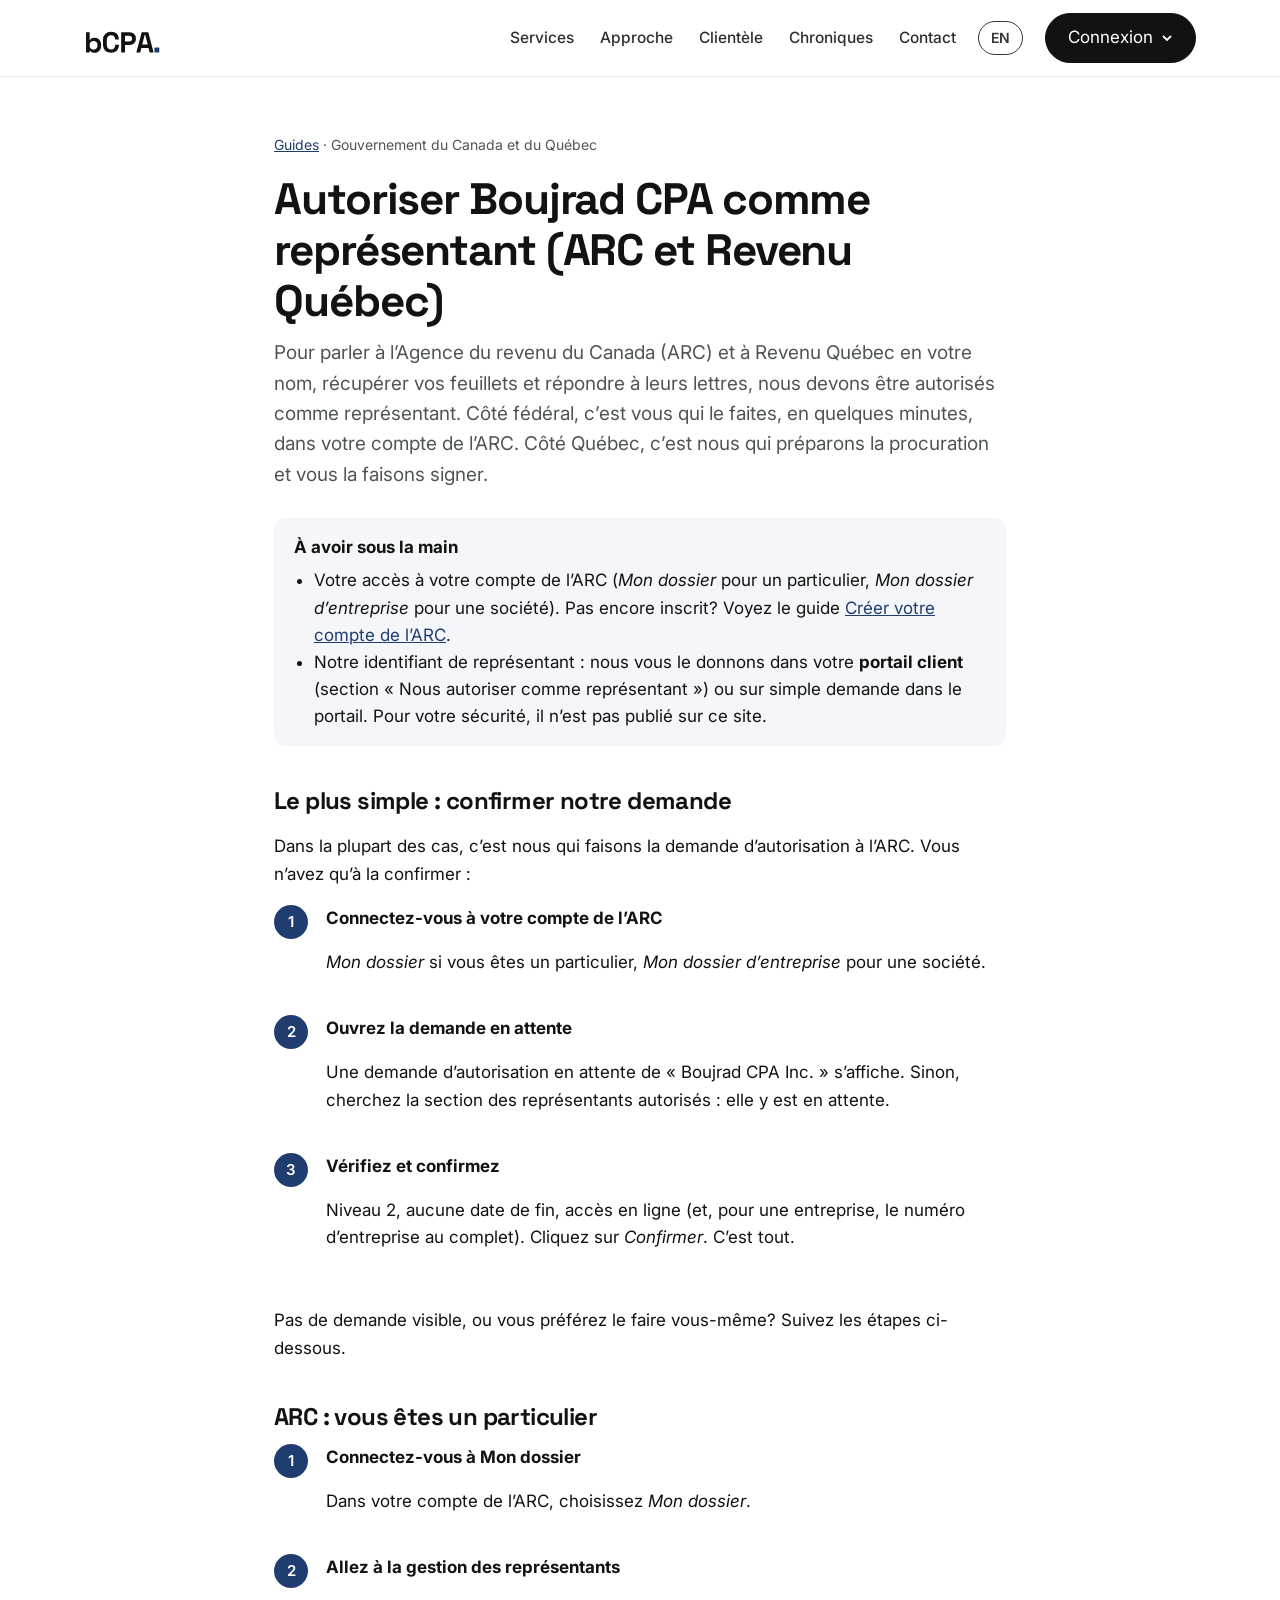
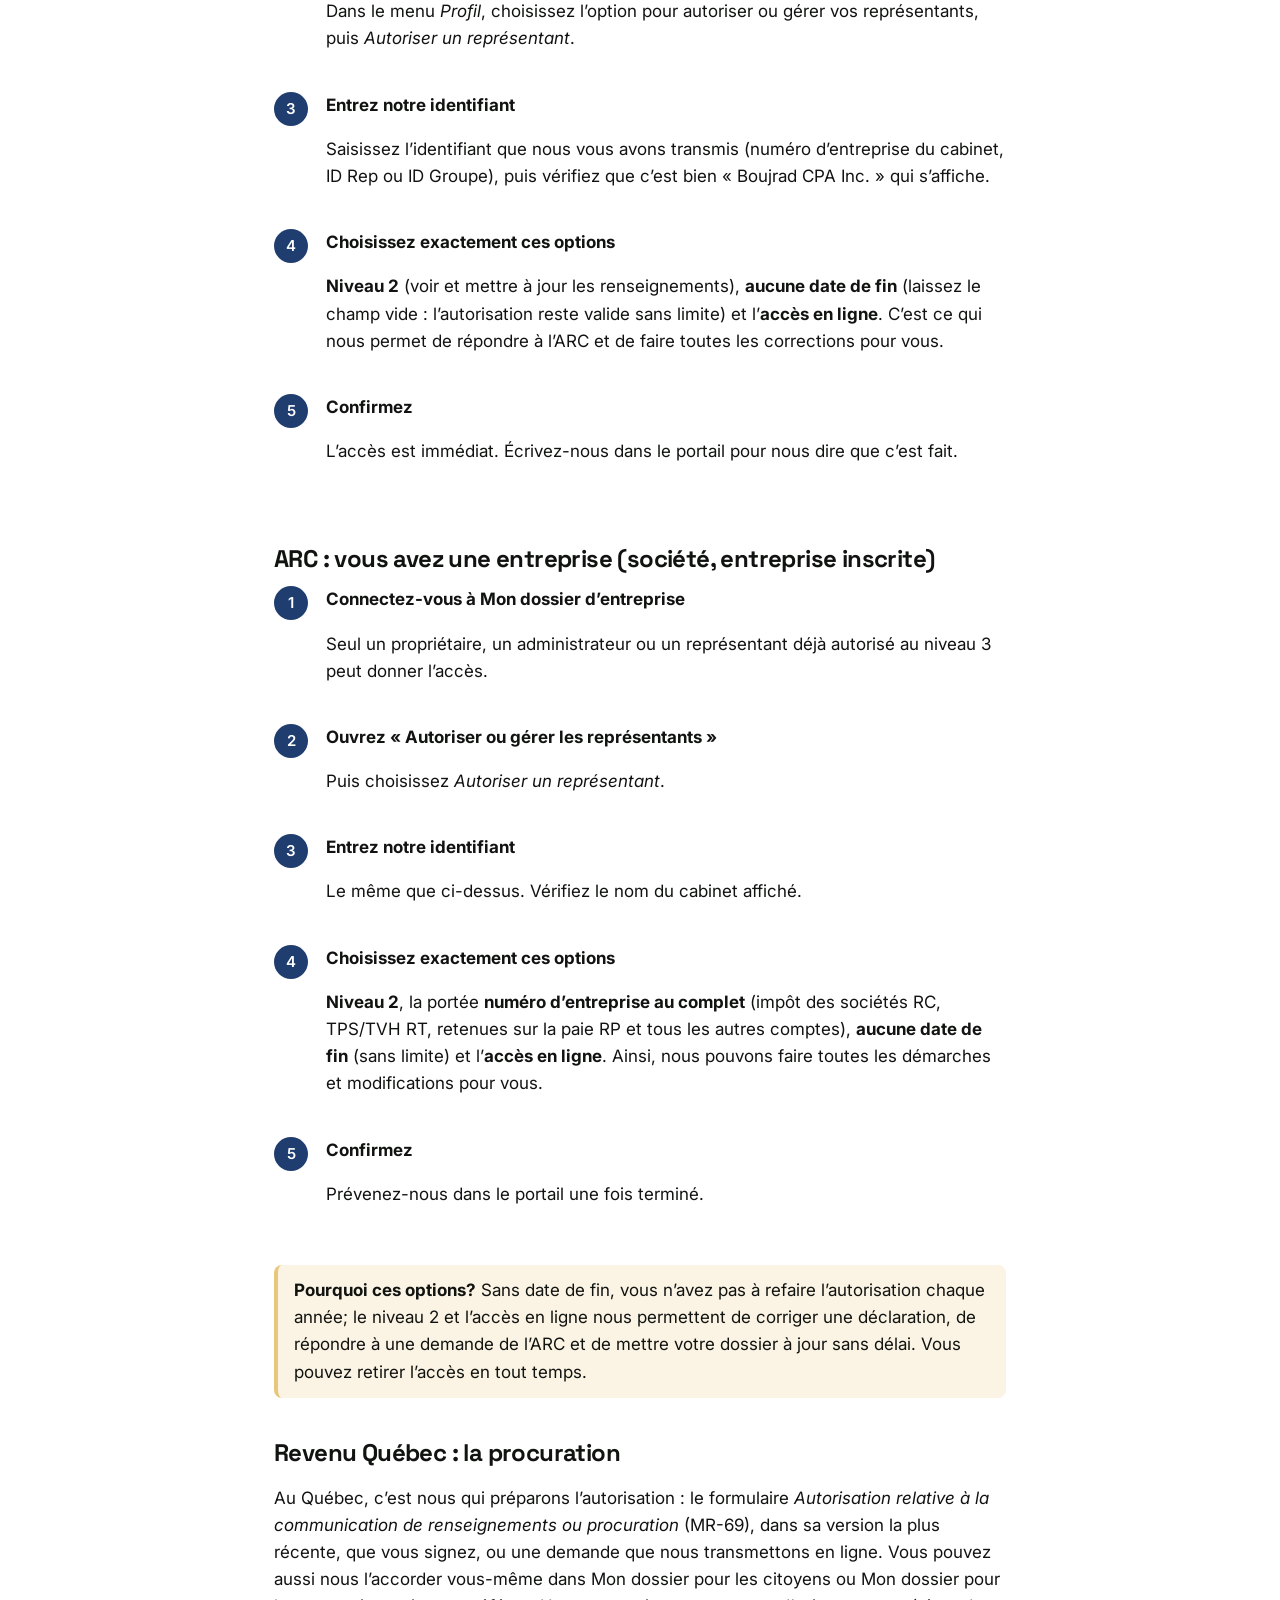
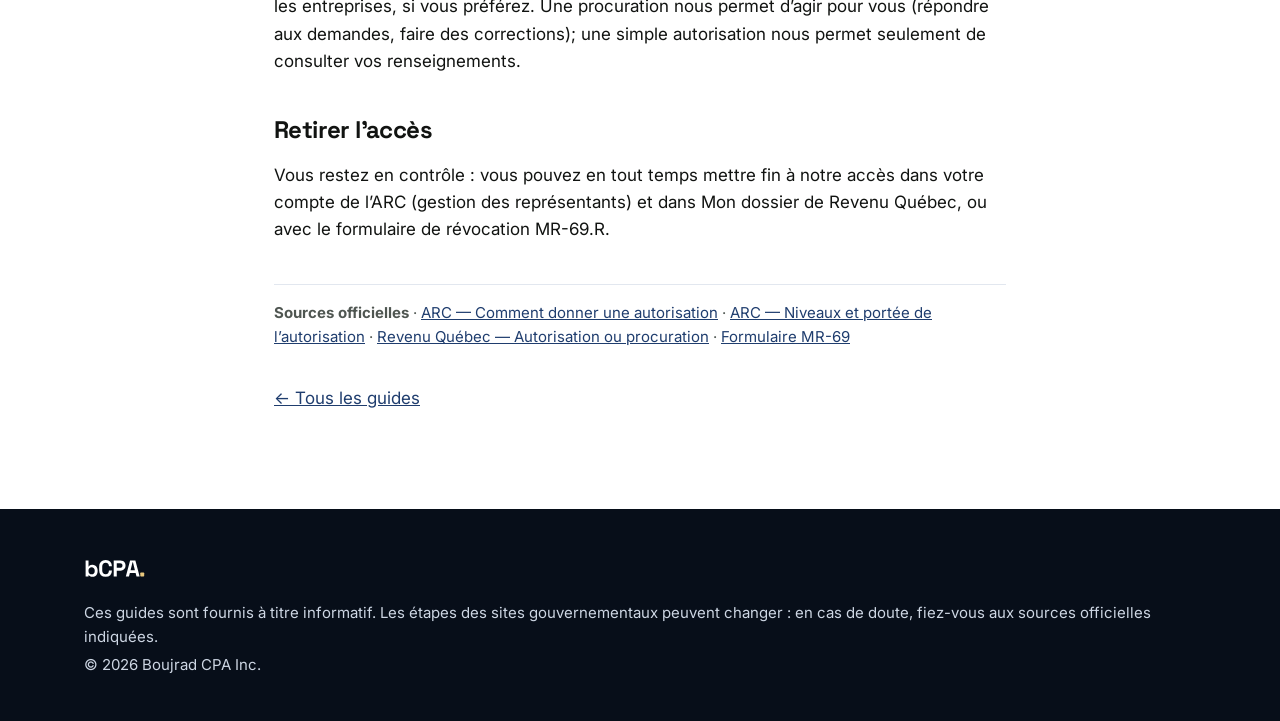
<file: site/guides/autoriser-representant.html>
<!DOCTYPE html><html lang="fr-CA"><head><meta charset="utf-8"><meta name="viewport" content="width=device-width,initial-scale=1">
<title>Autoriser Boujrad CPA comme représentant (ARC et Revenu Québec) · Boujrad CPA Inc.</title><script>document.documentElement.classList.add('js')</script><meta property="og:type" content="article"><meta property="og:site_name" content="Boujrad CPA Inc."><meta name="description" content="Nous donner accès à votre dossier fiscal pour que nous puissions répondre aux gouvernements et récupérer vos feuillets à votre place."><link rel="canonical" href="https://boujradcpa.com/guides/autoriser-representant.html">
<link rel="icon" href="/favicon.svg" type="image/svg+xml"><meta property="og:title" content="Autoriser Boujrad CPA comme représentant (ARC et Revenu Québec)"><meta property="og:description" content="Nous donner accès à votre dossier fiscal pour que nous puissions répondre aux gouvernements et récupérer vos feuillets à votre place.">
<link href="https://fonts.googleapis.com/css2?family=Inter:wght@400;500;600&family=Space+Grotesk:wght@500;700&display=swap" rel="stylesheet"><style>/* VOICE a CPA firm's public site: confident, warm, precise
   IDEA a ledger in motion: rising columns, ruled lines, totals that land
   PICTURE full-screen night-green hero with animated rising columns and a rotating lowercase promise
   COLOUR night green #0b1626 for hero and contact, white body, mint #e8c77d highlight, deep green #1f3d6e actions
   TYPE Space Grotesk 700 (lowercase display) + Inter
   LAYOUT hero full screen; services as rows; values grid; method line; clients; contact split */
:root{color-scheme:light;--bg:#fff;--ink:#111311;--mute:#4f5651;--night:#0b1626;--mint:#e8c77d;--deep:#1f3d6e;--line:#e2e7ef;--soft:#f4f6fa}
*{box-sizing:border-box;min-width:0}
html{scroll-behavior:smooth;scroll-padding-top:80px}
body{margin:0;background:var(--bg);color:var(--ink);font:17px/1.6 Inter,system-ui,sans-serif;overflow-x:clip;-webkit-font-smoothing:antialiased}
h1,h2,h3{font-family:"Space Grotesk",Inter,sans-serif;letter-spacing:-.025em;line-height:1.02;margin:0}
h2{font-size:clamp(36px,5vw,66px)}
h3{font-size:22px;line-height:1.2}
a{color:inherit}
.wrap{max-width:1240px;margin:0 auto;padding-left:max(5vw,16px);padding-right:max(5vw,16px)}
.band{padding-block:clamp(72px,9vw,136px)}
.soft{background:var(--soft)}
header{position:fixed;inset:0 0 auto;z-index:20;transition:background .35s,color .35s,box-shadow .35s;color:#fff}
header.solid{background:rgba(255,255,255,.96);color:var(--ink);box-shadow:0 1px 0 var(--line);backdrop-filter:blur(8px)}
.nav{display:flex;align-items:center;gap:22px;min-height:76px}
.brand{display:flex;align-items:center;gap:10px;text-decoration:none;font-family:"Space Grotesk",sans-serif;font-weight:700;font-size:21px;margin-right:auto}
.brand svg{flex:none}
.links{display:flex;gap:26px}
.links a{text-decoration:none;font-size:15.5px;font-weight:500;opacity:.88;position:relative}
.links a::after{content:"";position:absolute;left:0;right:100%;bottom:-6px;height:2px;background:var(--deep);transition:right .3s}
header:not(.solid) .links a::after{background:var(--mint)}
.links a:hover::after{right:0}
.lang{font-size:14px;font-weight:600;text-decoration:none;border:1px solid currentColor;border-radius:999px;padding:5px 12px;opacity:.85}
.btn{display:inline-flex;align-items:center;gap:10px;min-height:48px;padding:10px 22px;border-radius:999px;font-weight:600;font-size:16px;text-decoration:none;border:1.5px solid currentColor;background:transparent;color:inherit;cursor:pointer;font-family:inherit;transition:transform .25s,background .25s,color .25s}
.btn:hover{transform:translateY(-2px)}
.btn.mint{background:var(--mint);border-color:var(--mint);color:var(--night)}
header.solid .btn.mint{background:var(--ink);border-color:var(--ink);color:#fff}
.btn.deep{background:var(--deep);border-color:var(--deep);color:#fff}
.btn .ar{transition:transform .25s}
.btn:hover .ar{transform:translateX(4px)}
:focus-visible{outline:3px solid var(--deep);outline-offset:3px}
.hero{background:var(--night);color:#fff;min-height:min(100svh,940px);position:relative;overflow:hidden;display:grid;align-items:end}
.hero .cols{position:absolute;left:0;right:0;bottom:0;height:78%;display:flex;align-items:flex-end;gap:clamp(6px,1.2vw,18px);padding:0 max(5vw,16px)}
.hero .cols i{flex:1;background:linear-gradient(#1d3352,#13233a);border-top:2px solid #33507a;transform-origin:bottom;animation:grow 1.6s cubic-bezier(.2,.7,.2,1) both}
.hero .cols i.hi{background:linear-gradient(var(--mint),#c99d45);border-top-color:#fff}
.hero .veil{position:absolute;inset:0;background:linear-gradient(90deg,rgba(11,22,38,.92) 0%,rgba(11,22,38,.7) 45%,rgba(11,22,38,.15) 100%)}
.hero .in{position:relative;padding-bottom:clamp(64px,11vh,130px);padding-top:150px}
.hero .pre{font-family:"Space Grotesk",sans-serif;font-size:clamp(24px,2.8vw,38px);color:var(--mint);margin:0 0 4px}
.hero h1{font-size:clamp(44px,7.6vw,116px);min-height:2.08em;max-width:12ch}
.hero h1 span{display:inline-block;animation:swap .8s cubic-bezier(.2,.7,.2,1) both}
.hero .in>p:not(.pre){font-size:clamp(17px,1.5vw,20px);max-width:36em;color:#d5deeb;margin:22px 0 32px}
.acts{display:flex;gap:12px;flex-wrap:wrap}
.cue{position:absolute;right:max(5vw,16px);bottom:clamp(64px,11vh,130px);font-size:13px;display:flex;flex-direction:column;align-items:center;gap:10px;color:#d5deeb}
.cue b{width:1.5px;height:56px;background:linear-gradient(var(--mint),transparent);animation:drip 1.8s infinite}
.mq{background:var(--mint);overflow:hidden;white-space:nowrap;border-block:1px solid #d9b45f}
.mq div{display:inline-flex;gap:46px;padding:20px 0;animation:mq 40s linear infinite;font-family:"Space Grotesk",sans-serif;font-size:clamp(20px,2.4vw,30px);font-weight:500}
.mq span::after{content:"\25CF";margin-left:46px;font-size:.45em;vertical-align:middle;color:var(--deep)}
.head{display:grid;grid-template-columns:minmax(0,1.1fr) minmax(0,1fr);gap:40px;align-items:end;margin-bottom:56px}
.head p{color:var(--mute);margin:0;font-size:18px}
.rows{border-top:2px solid var(--ink)}
.row{display:grid;grid-template-columns:56px minmax(0,1fr) minmax(0,1.25fr) 40px;gap:24px;align-items:center;padding:26px 0;border-bottom:1px solid var(--line);position:relative;isolation:isolate}
.row::before{content:"";position:absolute;inset:0 -18px;background:var(--mint);transform:scaleX(0);transform-origin:left;transition:transform .45s cubic-bezier(.2,.7,.2,1);z-index:-1;border-radius:8px}
.row:hover::before{transform:scaleX(1)}
.row svg{width:36px;height:36px;fill:none;stroke:var(--deep);stroke-width:1.8;stroke-linecap:round;stroke-linejoin:round}
.row h3{font-size:clamp(22px,2.4vw,30px)}
.row p{margin:0;color:var(--mute);font-size:16px}
.row .go{font-size:24px;transition:transform .3s;justify-self:end}
.row:hover .go{transform:translateX(4px) rotate(-45deg)}
.vals{display:grid;grid-template-columns:repeat(4,minmax(0,1fr));gap:18px}
.vals div{background:var(--soft);border-radius:18px;padding:30px 26px 34px;transition:transform .35s,background .35s,color .35s}
.vals div:hover{transform:translateY(-6px);background:var(--night);color:#fff}
.vals div:hover p{color:#d5deeb}
.vals h3{font-size:26px;margin-bottom:12px}
.vals p{margin:0;color:var(--mute);font-size:16px;transition:color .35s}
.vals .dot{display:block;width:14px;height:14px;border-radius:50%;background:var(--deep);margin-bottom:46px;box-shadow:0 0 0 6px #f3e3bd}
.steps{display:grid;grid-template-columns:repeat(3,minmax(0,1fr));gap:34px;margin:0;padding:0;position:relative}
.steps::before{content:"";position:absolute;left:0;right:0;top:27px;height:2px;background:#d6dde8}
.steps::after{content:"";position:absolute;left:0;top:27px;height:2px;width:100%;background:var(--deep);transform:scaleX(0);transform-origin:left;transition:transform 1.8s cubic-bezier(.2,.7,.2,1)}
.steps.on::after{transform:scaleX(1)}
.steps li{list-style:none;position:relative}
.steps b{display:grid;place-items:center;width:56px;height:56px;border-radius:50%;background:var(--ink);color:var(--mint);font-family:"Space Grotesk",sans-serif;font-size:22px;margin-bottom:22px;position:relative;z-index:1}
.steps p{margin:8px 0 0;color:var(--mute)}
.cl{display:flex;flex-wrap:wrap;gap:12px;margin:0;padding:0}
.cl li{list-style:none;border:1.5px solid var(--ink);border-radius:999px;padding:12px 22px;font-family:"Space Grotesk",sans-serif;font-size:clamp(17px,1.8vw,22px);transition:background .25s,color .25s}
.cl li:hover{background:var(--ink);color:var(--mint)}
.contact{background:var(--night);color:#fff}
.ct{display:grid;grid-template-columns:minmax(0,1fr) minmax(0,1.2fr);gap:clamp(36px,6vw,90px);align-items:start}
.contact .lead{color:#d5deeb;margin:20px 0 0;font-size:18px}
.card{border-top:1px solid #2a3f5e;padding-top:20px;margin-top:32px}
.card h3{color:var(--mint);font-size:18px;margin-bottom:10px}
.card address{font-style:normal;color:#e8edf5}
.maplink{color:var(--mint)}
.hours{width:100%;border-collapse:collapse;color:#e8edf5}
.hours td{padding:9px 0;border-bottom:1px solid #2a3f5e}
.hours td:last-child{text-align:right;white-space:nowrap;font-weight:600}
form{background:#fff;color:var(--ink);border-radius:20px;padding:clamp(22px,3vw,38px);display:grid;grid-template-columns:repeat(2,minmax(0,1fr));gap:16px}
form .full{grid-column:1/-1}
form h3{font-size:26px}
label{display:grid;gap:6px;font-size:14.5px;font-weight:600}
input,select,textarea{font:16px Inter,system-ui,sans-serif;padding:12px 14px;border:1.5px solid #c3cddc;border-radius:10px;background:#fff;color:var(--ink);min-height:48px;width:100%;transition:border-color .2s}
input:focus,select:focus,textarea:focus{border-color:var(--deep);outline:none}
textarea{min-height:130px;resize:vertical}
form .note{font-size:13px;color:var(--mute);margin:0}
.hp{position:absolute;left:-9999px}
footer{background:#070e19;color:#cdd6e3}
footer .wrap{display:flex;flex-wrap:wrap;gap:24px 56px;justify-content:space-between;padding-block:44px;font-size:15px}
footer .brand{color:#fff}
.js .rv{opacity:0;transform:translateY(34px);transition:opacity .8s cubic-bezier(.2,.7,.2,1),transform .8s cubic-bezier(.2,.7,.2,1)}
.js .rv.on{opacity:1;transform:none}
.thanks{min-height:100svh;display:grid;place-items:center;text-align:center;background:var(--night);color:#fff}
.thanks h1{font-size:clamp(36px,6vw,72px);margin-bottom:16px}
@keyframes grow{from{transform:scaleY(0)}to{transform:scaleY(1)}}
@keyframes swap{from{opacity:0;transform:translateY(.4em)}to{opacity:1;transform:none}}
@keyframes mq{to{transform:translateX(-50%)}}
@keyframes drip{0%{transform:scaleY(0);transform-origin:top}50%{transform:scaleY(1);transform-origin:top}51%{transform-origin:bottom}100%{transform:scaleY(0);transform-origin:bottom}}
@media(max-width:1000px){.vals{grid-template-columns:repeat(2,minmax(0,1fr))}.row{grid-template-columns:44px minmax(0,1fr) 32px}.row p{grid-column:2/3}.row .go{grid-row:1;grid-column:3}}
@media(max-width:820px){.links{display:none}.head,.ct{grid-template-columns:1fr}.cue{display:none}.hero .veil{background:linear-gradient(180deg,rgba(11,22,38,.55),rgba(11,22,38,.9))}}
@media(max-width:600px){body{font-size:16px}.nav{gap:10px}.nav .btn{padding:8px 14px;min-height:40px;font-size:14px}.brand span{display:none}.vals{grid-template-columns:1fr}.steps{grid-template-columns:1fr}.steps::before,.steps::after{display:none}form{grid-template-columns:1fr}.hero .cols{height:55%}}
@media(prefers-reduced-motion:reduce){html{scroll-behavior:auto}*,*::before,*::after{animation:none!important;transition:none!important}.js .rv{opacity:1;transform:none}}

.brand .wm{display:block}.wdot{fill:var(--mint)}header.solid .wdot{fill:var(--deep)}

/* menu Connexion */
.cxb{display:inline-flex;align-items:center;gap:8px;cursor:pointer;font:inherit}.cxb svg{transition:transform .25s}.cxb[aria-expanded=true] svg{transform:rotate(180deg)}
.cxp{position:absolute;left:0;right:0;top:100%;background:#fff;color:var(--ink);box-shadow:0 18px 40px rgba(11,22,38,.18);border-top:1px solid var(--line);opacity:0;visibility:hidden;transform:translateY(-10px);clip-path:inset(0 0 100% 0);transition:opacity .25s,transform .3s cubic-bezier(.2,.7,.2,1),clip-path .35s cubic-bezier(.2,.7,.2,1),visibility .35s}
.cxp.open{opacity:1;visibility:visible;transform:none;clip-path:inset(0 0 0 0)}
.cxg{display:grid;grid-template-columns:1fr 1.3fr;gap:clamp(16px,4vw,48px);padding-top:28px;padding-bottom:30px}
.cxk{font-family:'Space Grotesk',sans-serif;font-weight:700;font-size:22px;margin:0 0 4px}.cxd{color:var(--mute);margin:0 0 14px}.cxn{color:var(--mute);font-size:14px;margin:10px 0 0}
.cxl{display:grid;gap:8px}.cxl a{display:flex;justify-content:space-between;align-items:center;padding:12px 16px;border:1px solid var(--line);border-radius:10px;text-decoration:none;color:var(--ink);font-weight:600}.cxl a:hover{border-color:var(--ink)}.cxl a span{transition:transform .2s}.cxl a:hover span{transform:translateX(4px)}
.cxm{background:var(--soft);border-radius:14px;padding:22px}
@media(max-width:760px){.cxg{grid-template-columns:1fr}}
@media(prefers-reduced-motion:reduce){.cxp,.cxb svg{transition:none}}
@media (max-width:640px){.hero{min-height:auto}.hero .in{padding-top:120px;padding-bottom:56px}}

.gmain{padding:120px 0 80px}.gmain .wrap{max-width:860px}.gmain h1{font:700 clamp(30px,4vw,44px)/1.15 'Space Grotesk',sans-serif;margin:0 0 12px}
.gmain .lede{color:var(--mute);font-size:19px;margin:0 0 28px}.crumb{font-size:14px;color:var(--mute);margin-bottom:18px}.crumb a{color:var(--deep)}
.gmain h2{font:700 24px/1.25 'Space Grotesk',sans-serif;margin:40px 0 12px}.gmain h3{font-size:18px;margin:26px 0 8px}
.gsteps{counter-reset:s;list-style:none;padding:0;margin:0}.gsteps>li{counter-increment:s;position:relative;padding:0 0 22px 52px}
.gsteps>li::before{content:counter(s);position:absolute;left:0;top:0;width:34px;height:34px;border-radius:50%;background:var(--deep);color:#fff;display:grid;place-items:center;font-weight:600;font-size:15px}
.gsteps>li b{display:block;margin-bottom:2px}.shot{display:block;max-width:100%;border:1px solid var(--line);border-radius:12px;box-shadow:0 8px 30px rgba(11,22,38,.08);margin:12px 0 6px}
.tip{background:#fbf4e4;border-left:4px solid var(--mint);border-radius:8px;padding:12px 16px;margin:18px 0}.need{background:var(--soft);border-radius:12px;padding:16px 20px;margin:18px 0}
.need ul{margin:6px 0 0;padding-left:20px}.src{font-size:15px;color:var(--mute);border-top:1px solid var(--line);margin-top:40px;padding-top:16px}.src a{color:var(--deep)}
.gcards{display:grid;grid-template-columns:repeat(auto-fit,minmax(250px,1fr));gap:16px;margin-top:20px}
.gcard{display:block;border:1px solid var(--line);border-radius:14px;padding:20px;color:inherit;text-decoration:none;transition:border-color .2s,transform .2s}
.gcard:hover{border-color:var(--deep);transform:translateY(-2px)}.gcard small{color:var(--deep);font-weight:600;text-transform:uppercase;letter-spacing:.06em;font-size:12px}
.gcard h2{font-size:20px;margin:6px 0 6px}.gcard p{margin:0;color:var(--mute);font-size:15px}
.gmain a{color:var(--deep)}.gmain .btn{color:#fff}
</style></head><body>
<header><div class="wrap nav"><a class="brand" href="/"><svg class="wm" width="76.2" height="30" viewBox="0 -2 264 104" role="img" aria-label="bCPA"><path d="M36.800000000000004 101.4Q30.1 101.4 26.5 99.1Q22.900000000000002 96.8 21.200000000000003 94.0H19.400000000000002V100.0H7.0V30.0H19.6V56.099999999999994H21.400000000000002Q22.5 54.3 24.35 52.699999999999996Q26.200000000000003 51.099999999999994 29.250000000000004 50.05Q32.300000000000004 49.0 36.800000000000004 49.0Q42.800000000000004 49.0 47.900000000000006 51.95Q53.0 54.9 56.1 60.599999999999994Q59.2 66.3 59.2 74.4V76.0Q59.2 84.1 56.1 89.8Q53.0 95.5 47.900000000000006 98.45Q42.800000000000004 101.4 36.800000000000004 101.4ZM33.0 90.4Q38.800000000000004 90.4 42.7 86.65Q46.6 82.9 46.6 75.7V74.7Q46.6 67.5 42.75 63.75Q38.900000000000006 60.0 33.0 60.0Q27.200000000000003 60.0 23.300000000000004 63.75Q19.400000000000002 67.5 19.400000000000002 74.7V75.7Q19.400000000000002 82.9 23.300000000000004 86.65Q27.200000000000003 90.4 33.0 90.4ZM94.0 101.4Q81.0 101.4 73.4 94.15Q65.80000000000001 86.9 65.80000000000001 73.4V56.599999999999994Q65.80000000000001 43.099999999999994 73.4 35.849999999999994Q81.0 28.599999999999994 94.0 28.599999999999994Q106.9 28.599999999999994 113.95 35.64999999999999Q121.0 42.699999999999996 121.0 55.0V55.599999999999994H108.0V54.599999999999994Q108.0 48.4 104.55000000000001 44.4Q101.10000000000001 40.4 94.0 40.4Q87.0 40.4 83.0 44.7Q79.0 49.0 79.0 56.4V73.6Q79.0 80.9 83.0 85.25Q87.0 89.6 94.0 89.6Q101.10000000000001 89.6 104.55000000000001 85.55Q108.0 81.5 108.0 75.4V73.6H121.0V75.0Q121.0 87.3 113.95 94.35Q106.9 101.4 94.0 101.4ZM128.8 100.0V30.0H157.60000000000002Q164.20000000000002 30.0 169.25 32.65Q174.3 35.3 177.15000000000003 40.099999999999994Q180.00000000000003 44.9 180.00000000000003 51.5V52.9Q180.00000000000003 59.4 177.05 64.25Q174.10000000000002 69.1 169.05 71.75Q164.00000000000003 74.4 157.60000000000002 74.4H142.00000000000003V100.0ZM142.00000000000003 62.4H156.3Q161.00000000000003 62.4 163.90000000000003 59.8Q166.8 57.199999999999996 166.8 52.699999999999996V51.699999999999996Q166.8 47.199999999999996 163.90000000000003 44.599999999999994Q161.00000000000003 42.0 156.3 42.0H142.00000000000003ZM181.40000000000003 100.0 199.8 30.0H222.8L241.20000000000002 100.0H227.60000000000002L223.8 84.6H198.8L195.00000000000003 100.0ZM201.90000000000003 72.4H220.70000000000002L212.20000000000002 38.3H210.40000000000003Z" fill="currentColor"/><g class="wdot"><rect x="244.0" y="83" width="17" height="17" rx="3"/></g></svg></a><nav class="links" aria-label="Navigation"><a href="/#services">Services</a><a href="/#approche">Approche</a><a href="/#clientele">Clientèle</a><a href="/guides/">Chroniques</a><a href="/#contact">Contact</a></nav>
<a class="lang" href="/en/" hreflang="en" title="English">EN</a><button class="btn mint cxb" id="cxB" aria-expanded="false" aria-controls="cxP">Connexion<svg width="12" height="12" viewBox="0 0 12 12" aria-hidden="true"><path d="M2 4l4 4 4-4" fill="none" stroke="currentColor" stroke-width="1.8"/></svg></button></div>
<div class="cxp" id="cxP" role="region" aria-label="Connexion"><div class="wrap cxg">
<div class="cxc"><p class="cxk">Intranet</p><p class="cxd">Réservé à l’équipe du cabinet.</p><div class="cxl"><a href="https://app.boujradcpa.com/">Comptabilité <span>→</span></a><a href="https://app.boujradcpa.com/centre.html">Gestion du cabinet <span>→</span></a></div></div>
<div class="cxc cxm"><p class="cxk">Portail client</p><p class="cxd">Remplissez votre formulaire d’impôt et déposez vos documents en toute sécurité.</p><a class="btn deep" href="https://app.boujradcpa.com/portail.html">Accéder au portail</a><p class="cxn">Nouveau client? Créez votre compte sur le portail.</p></div>
</div></div></header>
<main class="gmain"><div class="wrap"><p class="crumb"><a href="/guides/">Guides</a> · Gouvernement du Canada et du Québec</p><h1>Autoriser Boujrad CPA comme représentant (ARC et Revenu Québec)</h1>
<p class="lede">Pour parler à l’Agence du revenu du Canada (ARC) et à Revenu Québec en votre nom, récupérer vos feuillets et répondre à leurs lettres, nous devons être autorisés comme représentant. Côté fédéral, c’est vous qui le faites, en quelques minutes, dans votre compte de l’ARC. Côté Québec, c’est nous qui préparons la procuration et vous la faisons signer.</p>
<div class="need"><strong>À avoir sous la main</strong><ul><li>Votre accès à votre compte de l’ARC (<em>Mon dossier</em> pour un particulier, <em>Mon dossier d’entreprise</em> pour une société). Pas encore inscrit? Voyez le guide <a href="compte-arc.html">Créer votre compte de l’ARC</a>.</li><li>Notre identifiant de représentant : nous vous le donnons dans votre <strong>portail client</strong> (section « Nous autoriser comme représentant ») ou sur simple demande dans le portail. Pour votre sécurité, il n’est pas publié sur ce site.</li></ul></div>
<h2>Le plus simple : confirmer notre demande</h2>
<p>Dans la plupart des cas, c’est nous qui faisons la demande d’autorisation à l’ARC. Vous n’avez qu’à la confirmer :</p><ol class="gsteps">
<li><b>Connectez-vous à votre compte de l’ARC</b><p><em>Mon dossier</em> si vous êtes un particulier, <em>Mon dossier d’entreprise</em> pour une société.</p></li>
<li><b>Ouvrez la demande en attente</b><p>Une demande d’autorisation en attente de « Boujrad CPA Inc. » s’affiche. Sinon, cherchez la section des représentants autorisés : elle y est en attente.</p></li>
<li><b>Vérifiez et confirmez</b><p>Niveau 2, aucune date de fin, accès en ligne (et, pour une entreprise, le numéro d’entreprise au complet). Cliquez sur <em>Confirmer</em>. C’est tout.</p></li>
</ol>
<p>Pas de demande visible, ou vous préférez le faire vous-même? Suivez les étapes ci-dessous.</p>
<h2>ARC : vous êtes un particulier</h2><ol class="gsteps">
<li><b>Connectez-vous à Mon dossier</b><p>Dans votre compte de l’ARC, choisissez <em>Mon dossier</em>.</p></li>
<li><b>Allez à la gestion des représentants</b><p>Dans le menu <em>Profil</em>, choisissez l’option pour autoriser ou gérer vos représentants, puis <em>Autoriser un représentant</em>.</p></li>
<li><b>Entrez notre identifiant</b><p>Saisissez l’identifiant que nous vous avons transmis (numéro d’entreprise du cabinet, ID Rep ou ID Groupe), puis vérifiez que c’est bien « Boujrad CPA Inc. » qui s’affiche.</p></li>
<li><b>Choisissez exactement ces options</b><p><strong>Niveau 2</strong> (voir et mettre à jour les renseignements), <strong>aucune date de fin</strong> (laissez le champ vide : l’autorisation reste valide sans limite) et l’<strong>accès en ligne</strong>. C’est ce qui nous permet de répondre à l’ARC et de faire toutes les corrections pour vous.</p></li>
<li><b>Confirmez</b><p>L’accès est immédiat. Écrivez-nous dans le portail pour nous dire que c’est fait.</p></li>
</ol>
<h2>ARC : vous avez une entreprise (société, entreprise inscrite)</h2><ol class="gsteps">
<li><b>Connectez-vous à Mon dossier d’entreprise</b><p>Seul un propriétaire, un administrateur ou un représentant déjà autorisé au niveau 3 peut donner l’accès.</p></li>
<li><b>Ouvrez « Autoriser ou gérer les représentants »</b><p>Puis choisissez <em>Autoriser un représentant</em>.</p></li>
<li><b>Entrez notre identifiant</b><p>Le même que ci-dessus. Vérifiez le nom du cabinet affiché.</p></li>
<li><b>Choisissez exactement ces options</b><p><strong>Niveau 2</strong>, la portée <strong>numéro d’entreprise au complet</strong> (impôt des sociétés RC, TPS/TVH RT, retenues sur la paie RP et tous les autres comptes), <strong>aucune date de fin</strong> (sans limite) et l’<strong>accès en ligne</strong>. Ainsi, nous pouvons faire toutes les démarches et modifications pour vous.</p></li>
<li><b>Confirmez</b><p>Prévenez-nous dans le portail une fois terminé.</p></li>
</ol>
<div class="tip"><strong>Pourquoi ces options?</strong> Sans date de fin, vous n’avez pas à refaire l’autorisation chaque année; le niveau 2 et l’accès en ligne nous permettent de corriger une déclaration, de répondre à une demande de l’ARC et de mettre votre dossier à jour sans délai. Vous pouvez retirer l’accès en tout temps.</div>

<h2>Revenu Québec : la procuration</h2>
<p>Au Québec, c’est nous qui préparons l’autorisation : le formulaire <em>Autorisation relative à la communication de renseignements ou procuration</em> (MR-69), dans sa version la plus récente, que vous signez, ou une demande que nous transmettons en ligne. Vous pouvez aussi nous l’accorder vous-même dans Mon dossier pour les citoyens ou Mon dossier pour les entreprises, si vous préférez. Une procuration nous permet d’agir pour vous (répondre aux demandes, faire des corrections); une simple autorisation nous permet seulement de consulter vos renseignements.</p>
<h2>Retirer l’accès</h2>
<p>Vous restez en contrôle : vous pouvez en tout temps mettre fin à notre accès dans votre compte de l’ARC (gestion des représentants) et dans Mon dossier de Revenu Québec, ou avec le formulaire de révocation MR-69.R.</p>
<div class="src"><strong>Sources officielles</strong> · <a href="https://www.canada.ca/fr/agence-revenu/services/impot/autorisation-representant/comment.html" rel="noopener">ARC — Comment donner une autorisation</a> · <a href="https://www.canada.ca/fr/agence-revenu/services/impot/autorisation-representant/acces/niveaux-portee.html" rel="noopener">ARC — Niveaux et portée de l’autorisation</a> · <a href="https://www.revenuquebec.ca/fr/citoyens/votre-situation/autorisation-ou-procuration/" rel="noopener">Revenu Québec — Autorisation ou procuration</a> · <a href="https://www.revenuquebec.ca/fr/services-en-ligne/formulaires-et-publications/details-courant/mr-69/" rel="noopener">Formulaire MR-69</a></div>
<p style="margin-top:36px"><a href="/guides/">← Tous les guides</a></p></div></main>
<footer><div class="wrap"><div><a class="brand" href="/"><svg class="wm" width="60.9" height="24" viewBox="0 -2 264 104" role="img" aria-label="bCPA"><path d="M36.800000000000004 101.4Q30.1 101.4 26.5 99.1Q22.900000000000002 96.8 21.200000000000003 94.0H19.400000000000002V100.0H7.0V30.0H19.6V56.099999999999994H21.400000000000002Q22.5 54.3 24.35 52.699999999999996Q26.200000000000003 51.099999999999994 29.250000000000004 50.05Q32.300000000000004 49.0 36.800000000000004 49.0Q42.800000000000004 49.0 47.900000000000006 51.95Q53.0 54.9 56.1 60.599999999999994Q59.2 66.3 59.2 74.4V76.0Q59.2 84.1 56.1 89.8Q53.0 95.5 47.900000000000006 98.45Q42.800000000000004 101.4 36.800000000000004 101.4ZM33.0 90.4Q38.800000000000004 90.4 42.7 86.65Q46.6 82.9 46.6 75.7V74.7Q46.6 67.5 42.75 63.75Q38.900000000000006 60.0 33.0 60.0Q27.200000000000003 60.0 23.300000000000004 63.75Q19.400000000000002 67.5 19.400000000000002 74.7V75.7Q19.400000000000002 82.9 23.300000000000004 86.65Q27.200000000000003 90.4 33.0 90.4ZM94.0 101.4Q81.0 101.4 73.4 94.15Q65.80000000000001 86.9 65.80000000000001 73.4V56.599999999999994Q65.80000000000001 43.099999999999994 73.4 35.849999999999994Q81.0 28.599999999999994 94.0 28.599999999999994Q106.9 28.599999999999994 113.95 35.64999999999999Q121.0 42.699999999999996 121.0 55.0V55.599999999999994H108.0V54.599999999999994Q108.0 48.4 104.55000000000001 44.4Q101.10000000000001 40.4 94.0 40.4Q87.0 40.4 83.0 44.7Q79.0 49.0 79.0 56.4V73.6Q79.0 80.9 83.0 85.25Q87.0 89.6 94.0 89.6Q101.10000000000001 89.6 104.55000000000001 85.55Q108.0 81.5 108.0 75.4V73.6H121.0V75.0Q121.0 87.3 113.95 94.35Q106.9 101.4 94.0 101.4ZM128.8 100.0V30.0H157.60000000000002Q164.20000000000002 30.0 169.25 32.65Q174.3 35.3 177.15000000000003 40.099999999999994Q180.00000000000003 44.9 180.00000000000003 51.5V52.9Q180.00000000000003 59.4 177.05 64.25Q174.10000000000002 69.1 169.05 71.75Q164.00000000000003 74.4 157.60000000000002 74.4H142.00000000000003V100.0ZM142.00000000000003 62.4H156.3Q161.00000000000003 62.4 163.90000000000003 59.8Q166.8 57.199999999999996 166.8 52.699999999999996V51.699999999999996Q166.8 47.199999999999996 163.90000000000003 44.599999999999994Q161.00000000000003 42.0 156.3 42.0H142.00000000000003ZM181.40000000000003 100.0 199.8 30.0H222.8L241.20000000000002 100.0H227.60000000000002L223.8 84.6H198.8L195.00000000000003 100.0ZM201.90000000000003 72.4H220.70000000000002L212.20000000000002 38.3H210.40000000000003Z" fill="currentColor"/><g class="wdot"><rect x="244.0" y="83" width="17" height="17" rx="3"/></g></svg></a></div><div><p style="margin:0">Ces guides sont fournis à titre informatif. Les étapes des sites gouvernementaux peuvent changer : en cas de doute, fiez-vous aux sources officielles indiquées.</p><p style="margin:4px 0 0">© 2026 Boujrad CPA Inc.</p></div></div></footer><script>{
const h = document.querySelector('header');
const hero = document.querySelector('.hero');
const sc = () => h.classList.toggle('solid', !hero || scrollY > 40);
sc(); addEventListener('scroll', sc, {passive: true});
const R = matchMedia('(prefers-reduced-motion: reduce)').matches;
const io = ('IntersectionObserver' in window) ? new IntersectionObserver(es => es.forEach(e => {
  if (e.isIntersecting) { e.target.classList.add('on'); io.unobserve(e.target); }
}), {threshold: .12}) : null;
document.documentElement.classList.add('js');
document.querySelectorAll('.rv,.steps').forEach(el => {
  if (!io || R) { el.classList.add('on'); return; }
  el.style.transitionDelay = (el.dataset.d || 0) + 'ms';
  io.observe(el);
});
let w = document.querySelector('.hero h1 span');
if (w && !R) {
  const L = JSON.parse(w.dataset.w); let k = 0;
  setInterval(() => {
    k = (k + 1) % L.length;
    const n = w.cloneNode(); n.textContent = L[k]; w.replaceWith(n); w = n;
  }, 3200);
}
}

/* menu Connexion déroulant */
(()=>{const b=document.getElementById('cxB'),p=document.getElementById('cxP');if(!b||!p)return;
  const set=o=>{p.classList.toggle('open',o);b.setAttribute('aria-expanded',o);document.querySelector('header')?.classList.toggle('cxo',o)};
  b.addEventListener('click',e=>{e.stopPropagation();set(!p.classList.contains('open'))});
  document.addEventListener('click',e=>{if(!p.contains(e.target))set(false)});document.addEventListener('keydown',e=>{if(e.key==='Escape'){set(false);b.focus()}})})();
</script></body></html>
</file>
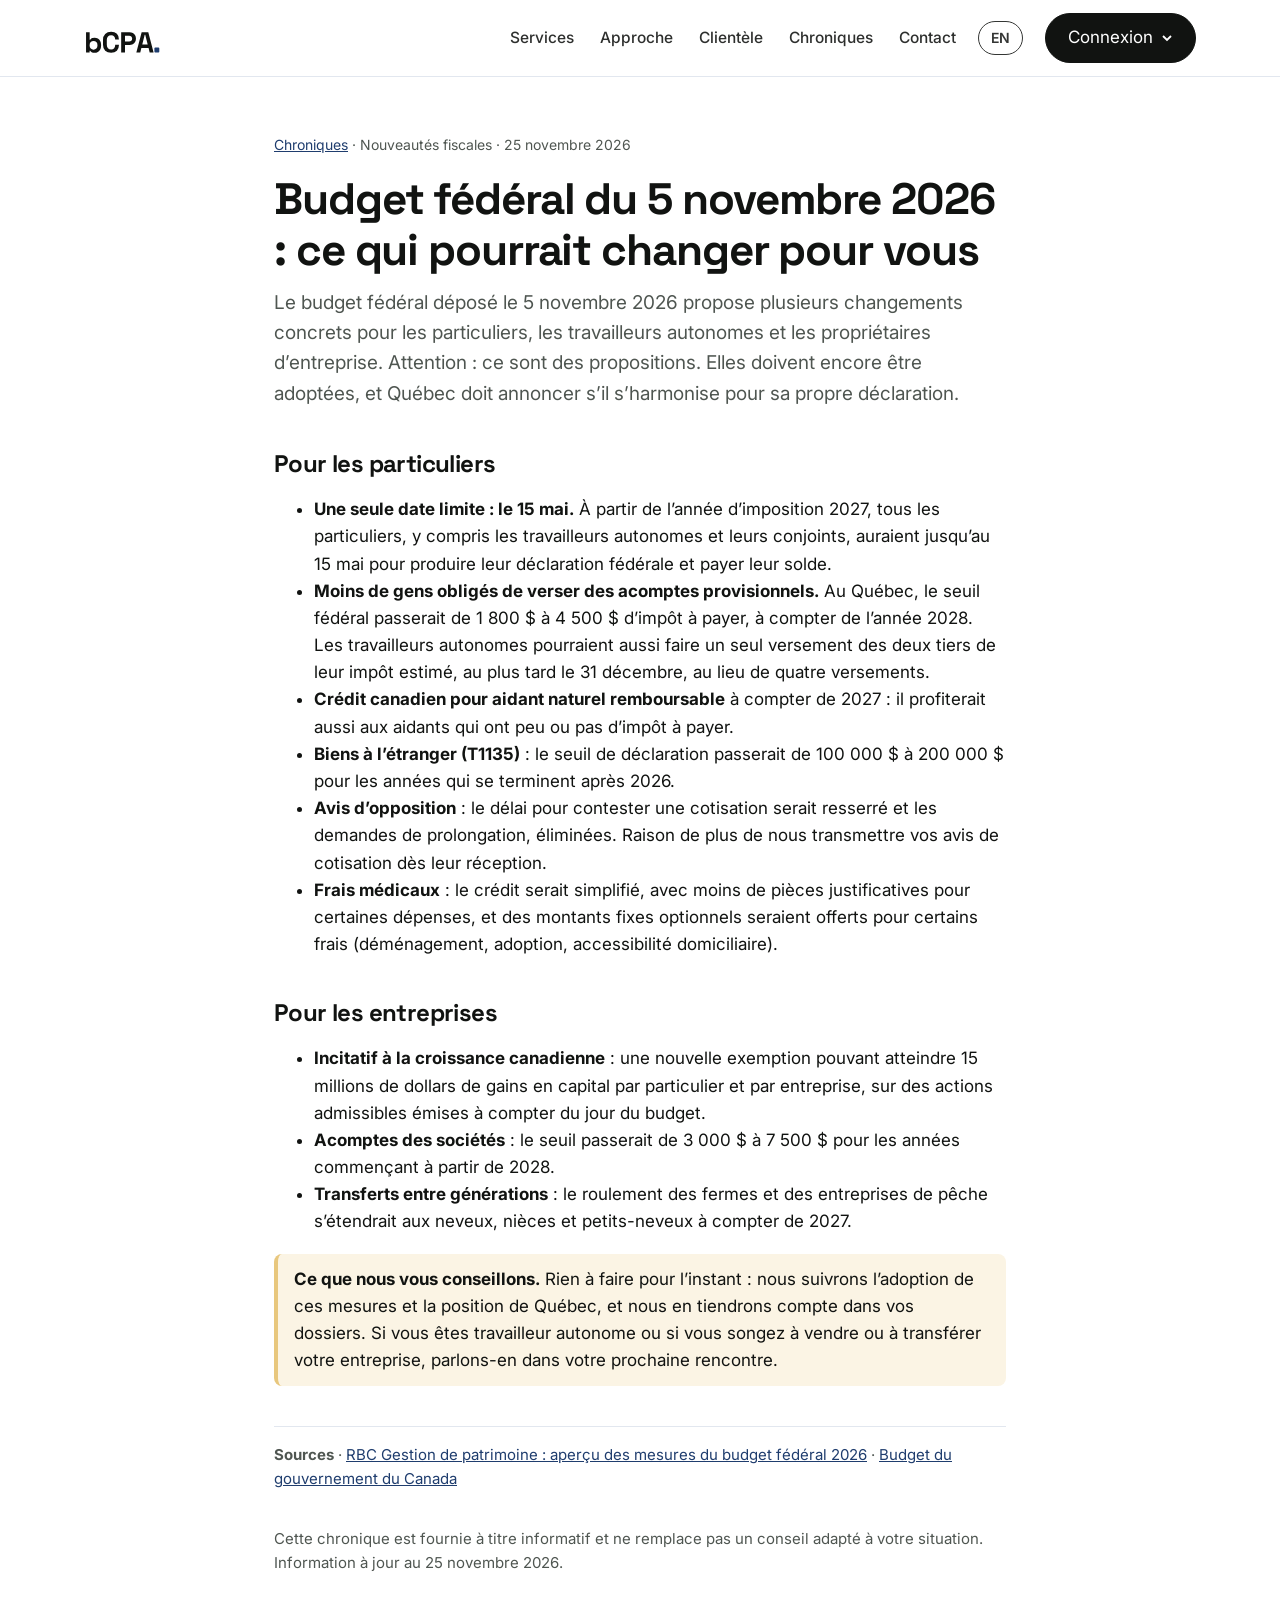
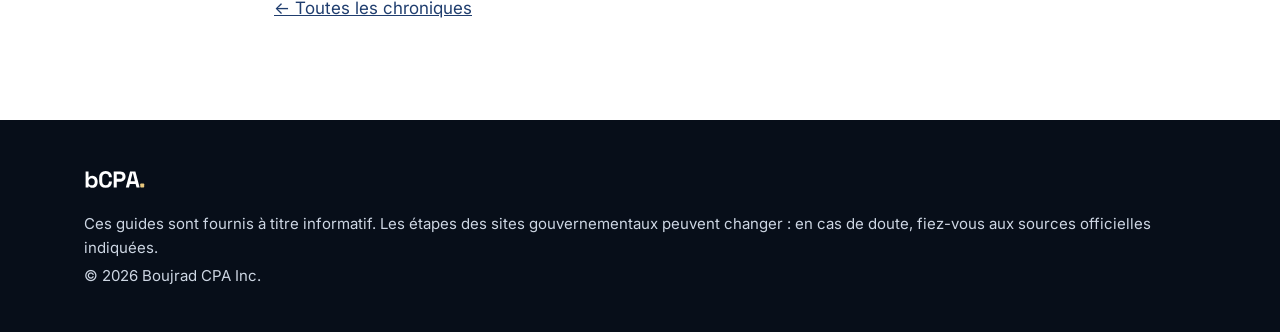
<file: site/guides/budget-federal-2026.html>
<!DOCTYPE html><html lang="fr-CA"><head><meta charset="utf-8"><meta name="viewport" content="width=device-width,initial-scale=1">
<title>Budget fédéral du 5 novembre 2026 : ce qui pourrait changer pour vous · Boujrad CPA Inc.</title><script>document.documentElement.classList.add('js')</script><meta property="og:type" content="article"><meta property="og:site_name" content="Boujrad CPA Inc."><meta name="description" content="Date limite du 15 mai, acomptes provisionnels allégés, crédit pour aidants remboursable, nouvelle exemption pour les entrepreneurs : les mesures à surveiller."><link rel="canonical" href="https://boujradcpa.com/guides/budget-federal-2026.html">
<link rel="icon" href="/favicon.svg" type="image/svg+xml"><meta property="og:title" content="Budget fédéral du 5 novembre 2026 : ce qui pourrait changer pour vous"><meta property="og:description" content="Date limite du 15 mai, acomptes provisionnels allégés, crédit pour aidants remboursable, nouvelle exemption pour les entrepreneurs : les mesures à surveiller.">
<link href="https://fonts.googleapis.com/css2?family=Inter:wght@400;500;600&family=Space+Grotesk:wght@500;700&display=swap" rel="stylesheet"><style>/* VOICE a CPA firm's public site: confident, warm, precise
   IDEA a ledger in motion: rising columns, ruled lines, totals that land
   PICTURE full-screen night-green hero with animated rising columns and a rotating lowercase promise
   COLOUR night green #0b1626 for hero and contact, white body, mint #e8c77d highlight, deep green #1f3d6e actions
   TYPE Space Grotesk 700 (lowercase display) + Inter
   LAYOUT hero full screen; services as rows; values grid; method line; clients; contact split */
:root{color-scheme:light;--bg:#fff;--ink:#111311;--mute:#4f5651;--night:#0b1626;--mint:#e8c77d;--deep:#1f3d6e;--line:#e2e7ef;--soft:#f4f6fa}
*{box-sizing:border-box;min-width:0}
html{scroll-behavior:smooth;scroll-padding-top:80px}
body{margin:0;background:var(--bg);color:var(--ink);font:17px/1.6 Inter,system-ui,sans-serif;overflow-x:clip;-webkit-font-smoothing:antialiased}
h1,h2,h3{font-family:"Space Grotesk",Inter,sans-serif;letter-spacing:-.025em;line-height:1.02;margin:0}
h2{font-size:clamp(36px,5vw,66px)}
h3{font-size:22px;line-height:1.2}
a{color:inherit}
.wrap{max-width:1240px;margin:0 auto;padding-left:max(5vw,16px);padding-right:max(5vw,16px)}
.band{padding-block:clamp(72px,9vw,136px)}
.soft{background:var(--soft)}
header{position:fixed;inset:0 0 auto;z-index:20;transition:background .35s,color .35s,box-shadow .35s;color:#fff}
header.solid{background:rgba(255,255,255,.96);color:var(--ink);box-shadow:0 1px 0 var(--line);backdrop-filter:blur(8px)}
.nav{display:flex;align-items:center;gap:22px;min-height:76px}
.brand{display:flex;align-items:center;gap:10px;text-decoration:none;font-family:"Space Grotesk",sans-serif;font-weight:700;font-size:21px;margin-right:auto}
.brand svg{flex:none}
.links{display:flex;gap:26px}
.links a{text-decoration:none;font-size:15.5px;font-weight:500;opacity:.88;position:relative}
.links a::after{content:"";position:absolute;left:0;right:100%;bottom:-6px;height:2px;background:var(--deep);transition:right .3s}
header:not(.solid) .links a::after{background:var(--mint)}
.links a:hover::after{right:0}
.lang{font-size:14px;font-weight:600;text-decoration:none;border:1px solid currentColor;border-radius:999px;padding:5px 12px;opacity:.85}
.btn{display:inline-flex;align-items:center;gap:10px;min-height:48px;padding:10px 22px;border-radius:999px;font-weight:600;font-size:16px;text-decoration:none;border:1.5px solid currentColor;background:transparent;color:inherit;cursor:pointer;font-family:inherit;transition:transform .25s,background .25s,color .25s}
.btn:hover{transform:translateY(-2px)}
.btn.mint{background:var(--mint);border-color:var(--mint);color:var(--night)}
header.solid .btn.mint{background:var(--ink);border-color:var(--ink);color:#fff}
.btn.deep{background:var(--deep);border-color:var(--deep);color:#fff}
.btn .ar{transition:transform .25s}
.btn:hover .ar{transform:translateX(4px)}
:focus-visible{outline:3px solid var(--deep);outline-offset:3px}
.hero{background:var(--night);color:#fff;min-height:min(100svh,940px);position:relative;overflow:hidden;display:grid;align-items:end}
.hero .cols{position:absolute;left:0;right:0;bottom:0;height:78%;display:flex;align-items:flex-end;gap:clamp(6px,1.2vw,18px);padding:0 max(5vw,16px)}
.hero .cols i{flex:1;background:linear-gradient(#1d3352,#13233a);border-top:2px solid #33507a;transform-origin:bottom;animation:grow 1.6s cubic-bezier(.2,.7,.2,1) both}
.hero .cols i.hi{background:linear-gradient(var(--mint),#c99d45);border-top-color:#fff}
.hero .veil{position:absolute;inset:0;background:linear-gradient(90deg,rgba(11,22,38,.92) 0%,rgba(11,22,38,.7) 45%,rgba(11,22,38,.15) 100%)}
.hero .in{position:relative;padding-bottom:clamp(64px,11vh,130px);padding-top:150px}
.hero .pre{font-family:"Space Grotesk",sans-serif;font-size:clamp(24px,2.8vw,38px);color:var(--mint);margin:0 0 4px}
.hero h1{font-size:clamp(44px,7.6vw,116px);min-height:2.08em;max-width:12ch}
.hero h1 span{display:inline-block;animation:swap .8s cubic-bezier(.2,.7,.2,1) both}
.hero .in>p:not(.pre){font-size:clamp(17px,1.5vw,20px);max-width:36em;color:#d5deeb;margin:22px 0 32px}
.acts{display:flex;gap:12px;flex-wrap:wrap}
.cue{position:absolute;right:max(5vw,16px);bottom:clamp(64px,11vh,130px);font-size:13px;display:flex;flex-direction:column;align-items:center;gap:10px;color:#d5deeb}
.cue b{width:1.5px;height:56px;background:linear-gradient(var(--mint),transparent);animation:drip 1.8s infinite}
.mq{background:var(--mint);overflow:hidden;white-space:nowrap;border-block:1px solid #d9b45f}
.mq div{display:inline-flex;gap:46px;padding:20px 0;animation:mq 40s linear infinite;font-family:"Space Grotesk",sans-serif;font-size:clamp(20px,2.4vw,30px);font-weight:500}
.mq span::after{content:"\25CF";margin-left:46px;font-size:.45em;vertical-align:middle;color:var(--deep)}
.head{display:grid;grid-template-columns:minmax(0,1.1fr) minmax(0,1fr);gap:40px;align-items:end;margin-bottom:56px}
.head p{color:var(--mute);margin:0;font-size:18px}
.rows{border-top:2px solid var(--ink)}
.row{display:grid;grid-template-columns:56px minmax(0,1fr) minmax(0,1.25fr) 40px;gap:24px;align-items:center;padding:26px 0;border-bottom:1px solid var(--line);position:relative;isolation:isolate}
.row::before{content:"";position:absolute;inset:0 -18px;background:var(--mint);transform:scaleX(0);transform-origin:left;transition:transform .45s cubic-bezier(.2,.7,.2,1);z-index:-1;border-radius:8px}
.row:hover::before{transform:scaleX(1)}
.row svg{width:36px;height:36px;fill:none;stroke:var(--deep);stroke-width:1.8;stroke-linecap:round;stroke-linejoin:round}
.row h3{font-size:clamp(22px,2.4vw,30px)}
.row p{margin:0;color:var(--mute);font-size:16px}
.row .go{font-size:24px;transition:transform .3s;justify-self:end}
.row:hover .go{transform:translateX(4px) rotate(-45deg)}
.vals{display:grid;grid-template-columns:repeat(4,minmax(0,1fr));gap:18px}
.vals div{background:var(--soft);border-radius:18px;padding:30px 26px 34px;transition:transform .35s,background .35s,color .35s}
.vals div:hover{transform:translateY(-6px);background:var(--night);color:#fff}
.vals div:hover p{color:#d5deeb}
.vals h3{font-size:26px;margin-bottom:12px}
.vals p{margin:0;color:var(--mute);font-size:16px;transition:color .35s}
.vals .dot{display:block;width:14px;height:14px;border-radius:50%;background:var(--deep);margin-bottom:46px;box-shadow:0 0 0 6px #f3e3bd}
.steps{display:grid;grid-template-columns:repeat(3,minmax(0,1fr));gap:34px;margin:0;padding:0;position:relative}
.steps::before{content:"";position:absolute;left:0;right:0;top:27px;height:2px;background:#d6dde8}
.steps::after{content:"";position:absolute;left:0;top:27px;height:2px;width:100%;background:var(--deep);transform:scaleX(0);transform-origin:left;transition:transform 1.8s cubic-bezier(.2,.7,.2,1)}
.steps.on::after{transform:scaleX(1)}
.steps li{list-style:none;position:relative}
.steps b{display:grid;place-items:center;width:56px;height:56px;border-radius:50%;background:var(--ink);color:var(--mint);font-family:"Space Grotesk",sans-serif;font-size:22px;margin-bottom:22px;position:relative;z-index:1}
.steps p{margin:8px 0 0;color:var(--mute)}
.cl{display:flex;flex-wrap:wrap;gap:12px;margin:0;padding:0}
.cl li{list-style:none;border:1.5px solid var(--ink);border-radius:999px;padding:12px 22px;font-family:"Space Grotesk",sans-serif;font-size:clamp(17px,1.8vw,22px);transition:background .25s,color .25s}
.cl li:hover{background:var(--ink);color:var(--mint)}
.contact{background:var(--night);color:#fff}
.ct{display:grid;grid-template-columns:minmax(0,1fr) minmax(0,1.2fr);gap:clamp(36px,6vw,90px);align-items:start}
.contact .lead{color:#d5deeb;margin:20px 0 0;font-size:18px}
.card{border-top:1px solid #2a3f5e;padding-top:20px;margin-top:32px}
.card h3{color:var(--mint);font-size:18px;margin-bottom:10px}
.card address{font-style:normal;color:#e8edf5}
.maplink{color:var(--mint)}
.hours{width:100%;border-collapse:collapse;color:#e8edf5}
.hours td{padding:9px 0;border-bottom:1px solid #2a3f5e}
.hours td:last-child{text-align:right;white-space:nowrap;font-weight:600}
form{background:#fff;color:var(--ink);border-radius:20px;padding:clamp(22px,3vw,38px);display:grid;grid-template-columns:repeat(2,minmax(0,1fr));gap:16px}
form .full{grid-column:1/-1}
form h3{font-size:26px}
label{display:grid;gap:6px;font-size:14.5px;font-weight:600}
input,select,textarea{font:16px Inter,system-ui,sans-serif;padding:12px 14px;border:1.5px solid #c3cddc;border-radius:10px;background:#fff;color:var(--ink);min-height:48px;width:100%;transition:border-color .2s}
input:focus,select:focus,textarea:focus{border-color:var(--deep);outline:none}
textarea{min-height:130px;resize:vertical}
form .note{font-size:13px;color:var(--mute);margin:0}
.hp{position:absolute;left:-9999px}
footer{background:#070e19;color:#cdd6e3}
footer .wrap{display:flex;flex-wrap:wrap;gap:24px 56px;justify-content:space-between;padding-block:44px;font-size:15px}
footer .brand{color:#fff}
.js .rv{opacity:0;transform:translateY(34px);transition:opacity .8s cubic-bezier(.2,.7,.2,1),transform .8s cubic-bezier(.2,.7,.2,1)}
.js .rv.on{opacity:1;transform:none}
.thanks{min-height:100svh;display:grid;place-items:center;text-align:center;background:var(--night);color:#fff}
.thanks h1{font-size:clamp(36px,6vw,72px);margin-bottom:16px}
@keyframes grow{from{transform:scaleY(0)}to{transform:scaleY(1)}}
@keyframes swap{from{opacity:0;transform:translateY(.4em)}to{opacity:1;transform:none}}
@keyframes mq{to{transform:translateX(-50%)}}
@keyframes drip{0%{transform:scaleY(0);transform-origin:top}50%{transform:scaleY(1);transform-origin:top}51%{transform-origin:bottom}100%{transform:scaleY(0);transform-origin:bottom}}
@media(max-width:1000px){.vals{grid-template-columns:repeat(2,minmax(0,1fr))}.row{grid-template-columns:44px minmax(0,1fr) 32px}.row p{grid-column:2/3}.row .go{grid-row:1;grid-column:3}}
@media(max-width:820px){.links{display:none}.head,.ct{grid-template-columns:1fr}.cue{display:none}.hero .veil{background:linear-gradient(180deg,rgba(11,22,38,.55),rgba(11,22,38,.9))}}
@media(max-width:600px){body{font-size:16px}.nav{gap:10px}.nav .btn{padding:8px 14px;min-height:40px;font-size:14px}.brand span{display:none}.vals{grid-template-columns:1fr}.steps{grid-template-columns:1fr}.steps::before,.steps::after{display:none}form{grid-template-columns:1fr}.hero .cols{height:55%}}
@media(prefers-reduced-motion:reduce){html{scroll-behavior:auto}*,*::before,*::after{animation:none!important;transition:none!important}.js .rv{opacity:1;transform:none}}

.brand .wm{display:block}.wdot{fill:var(--mint)}header.solid .wdot{fill:var(--deep)}

/* menu Connexion */
.cxb{display:inline-flex;align-items:center;gap:8px;cursor:pointer;font:inherit}.cxb svg{transition:transform .25s}.cxb[aria-expanded=true] svg{transform:rotate(180deg)}
.cxp{position:absolute;left:0;right:0;top:100%;background:#fff;color:var(--ink);box-shadow:0 18px 40px rgba(11,22,38,.18);border-top:1px solid var(--line);opacity:0;visibility:hidden;transform:translateY(-10px);clip-path:inset(0 0 100% 0);transition:opacity .25s,transform .3s cubic-bezier(.2,.7,.2,1),clip-path .35s cubic-bezier(.2,.7,.2,1),visibility .35s}
.cxp.open{opacity:1;visibility:visible;transform:none;clip-path:inset(0 0 0 0)}
.cxg{display:grid;grid-template-columns:1fr 1.3fr;gap:clamp(16px,4vw,48px);padding-top:28px;padding-bottom:30px}
.cxk{font-family:'Space Grotesk',sans-serif;font-weight:700;font-size:22px;margin:0 0 4px}.cxd{color:var(--mute);margin:0 0 14px}.cxn{color:var(--mute);font-size:14px;margin:10px 0 0}
.cxl{display:grid;gap:8px}.cxl a{display:flex;justify-content:space-between;align-items:center;padding:12px 16px;border:1px solid var(--line);border-radius:10px;text-decoration:none;color:var(--ink);font-weight:600}.cxl a:hover{border-color:var(--ink)}.cxl a span{transition:transform .2s}.cxl a:hover span{transform:translateX(4px)}
.cxm{background:var(--soft);border-radius:14px;padding:22px}
@media(max-width:760px){.cxg{grid-template-columns:1fr}}
@media(prefers-reduced-motion:reduce){.cxp,.cxb svg{transition:none}}
@media (max-width:640px){.hero{min-height:auto}.hero .in{padding-top:120px;padding-bottom:56px}}

.gmain{padding:120px 0 80px}.gmain .wrap{max-width:860px}.gmain h1{font:700 clamp(30px,4vw,44px)/1.15 'Space Grotesk',sans-serif;margin:0 0 12px}
.gmain .lede{color:var(--mute);font-size:19px;margin:0 0 28px}.crumb{font-size:14px;color:var(--mute);margin-bottom:18px}.crumb a{color:var(--deep)}
.gmain h2{font:700 24px/1.25 'Space Grotesk',sans-serif;margin:40px 0 12px}.gmain h3{font-size:18px;margin:26px 0 8px}
.gsteps{counter-reset:s;list-style:none;padding:0;margin:0}.gsteps>li{counter-increment:s;position:relative;padding:0 0 22px 52px}
.gsteps>li::before{content:counter(s);position:absolute;left:0;top:0;width:34px;height:34px;border-radius:50%;background:var(--deep);color:#fff;display:grid;place-items:center;font-weight:600;font-size:15px}
.gsteps>li b{display:block;margin-bottom:2px}.shot{display:block;max-width:100%;border:1px solid var(--line);border-radius:12px;box-shadow:0 8px 30px rgba(11,22,38,.08);margin:12px 0 6px}
.tip{background:#fbf4e4;border-left:4px solid var(--mint);border-radius:8px;padding:12px 16px;margin:18px 0}.need{background:var(--soft);border-radius:12px;padding:16px 20px;margin:18px 0}
.need ul{margin:6px 0 0;padding-left:20px}.src{font-size:15px;color:var(--mute);border-top:1px solid var(--line);margin-top:40px;padding-top:16px}.src a{color:var(--deep)}
.gcards{display:grid;grid-template-columns:repeat(auto-fit,minmax(250px,1fr));gap:16px;margin-top:20px}
.gcard{display:block;border:1px solid var(--line);border-radius:14px;padding:20px;color:inherit;text-decoration:none;transition:border-color .2s,transform .2s}
.gcard:hover{border-color:var(--deep);transform:translateY(-2px)}.gcard small{color:var(--deep);font-weight:600;text-transform:uppercase;letter-spacing:.06em;font-size:12px}
.gcard h2{font-size:20px;margin:6px 0 6px}.gcard p{margin:0;color:var(--mute);font-size:15px}
.gmain a{color:var(--deep)}.gmain .btn{color:#fff}
</style></head><body>
<header><div class="wrap nav"><a class="brand" href="/"><svg class="wm" width="76.2" height="30" viewBox="0 -2 264 104" role="img" aria-label="bCPA"><path d="M36.800000000000004 101.4Q30.1 101.4 26.5 99.1Q22.900000000000002 96.8 21.200000000000003 94.0H19.400000000000002V100.0H7.0V30.0H19.6V56.099999999999994H21.400000000000002Q22.5 54.3 24.35 52.699999999999996Q26.200000000000003 51.099999999999994 29.250000000000004 50.05Q32.300000000000004 49.0 36.800000000000004 49.0Q42.800000000000004 49.0 47.900000000000006 51.95Q53.0 54.9 56.1 60.599999999999994Q59.2 66.3 59.2 74.4V76.0Q59.2 84.1 56.1 89.8Q53.0 95.5 47.900000000000006 98.45Q42.800000000000004 101.4 36.800000000000004 101.4ZM33.0 90.4Q38.800000000000004 90.4 42.7 86.65Q46.6 82.9 46.6 75.7V74.7Q46.6 67.5 42.75 63.75Q38.900000000000006 60.0 33.0 60.0Q27.200000000000003 60.0 23.300000000000004 63.75Q19.400000000000002 67.5 19.400000000000002 74.7V75.7Q19.400000000000002 82.9 23.300000000000004 86.65Q27.200000000000003 90.4 33.0 90.4ZM94.0 101.4Q81.0 101.4 73.4 94.15Q65.80000000000001 86.9 65.80000000000001 73.4V56.599999999999994Q65.80000000000001 43.099999999999994 73.4 35.849999999999994Q81.0 28.599999999999994 94.0 28.599999999999994Q106.9 28.599999999999994 113.95 35.64999999999999Q121.0 42.699999999999996 121.0 55.0V55.599999999999994H108.0V54.599999999999994Q108.0 48.4 104.55000000000001 44.4Q101.10000000000001 40.4 94.0 40.4Q87.0 40.4 83.0 44.7Q79.0 49.0 79.0 56.4V73.6Q79.0 80.9 83.0 85.25Q87.0 89.6 94.0 89.6Q101.10000000000001 89.6 104.55000000000001 85.55Q108.0 81.5 108.0 75.4V73.6H121.0V75.0Q121.0 87.3 113.95 94.35Q106.9 101.4 94.0 101.4ZM128.8 100.0V30.0H157.60000000000002Q164.20000000000002 30.0 169.25 32.65Q174.3 35.3 177.15000000000003 40.099999999999994Q180.00000000000003 44.9 180.00000000000003 51.5V52.9Q180.00000000000003 59.4 177.05 64.25Q174.10000000000002 69.1 169.05 71.75Q164.00000000000003 74.4 157.60000000000002 74.4H142.00000000000003V100.0ZM142.00000000000003 62.4H156.3Q161.00000000000003 62.4 163.90000000000003 59.8Q166.8 57.199999999999996 166.8 52.699999999999996V51.699999999999996Q166.8 47.199999999999996 163.90000000000003 44.599999999999994Q161.00000000000003 42.0 156.3 42.0H142.00000000000003ZM181.40000000000003 100.0 199.8 30.0H222.8L241.20000000000002 100.0H227.60000000000002L223.8 84.6H198.8L195.00000000000003 100.0ZM201.90000000000003 72.4H220.70000000000002L212.20000000000002 38.3H210.40000000000003Z" fill="currentColor"/><g class="wdot"><rect x="244.0" y="83" width="17" height="17" rx="3"/></g></svg></a><nav class="links" aria-label="Navigation"><a href="/#services">Services</a><a href="/#approche">Approche</a><a href="/#clientele">Clientèle</a><a href="/guides/">Chroniques</a><a href="/#contact">Contact</a></nav>
<a class="lang" href="/en/" hreflang="en" title="English">EN</a><button class="btn mint cxb" id="cxB" aria-expanded="false" aria-controls="cxP">Connexion<svg width="12" height="12" viewBox="0 0 12 12" aria-hidden="true"><path d="M2 4l4 4 4-4" fill="none" stroke="currentColor" stroke-width="1.8"/></svg></button></div>
<div class="cxp" id="cxP" role="region" aria-label="Connexion"><div class="wrap cxg">
<div class="cxc"><p class="cxk">Intranet</p><p class="cxd">Réservé à l’équipe du cabinet.</p><div class="cxl"><a href="https://app.boujradcpa.com/">Comptabilité <span>→</span></a><a href="https://app.boujradcpa.com/centre.html">Gestion du cabinet <span>→</span></a></div></div>
<div class="cxc cxm"><p class="cxk">Portail client</p><p class="cxd">Remplissez votre formulaire d’impôt et déposez vos documents en toute sécurité.</p><a class="btn deep" href="https://app.boujradcpa.com/portail.html">Accéder au portail</a><p class="cxn">Nouveau client? Créez votre compte sur le portail.</p></div>
</div></div></header>
<main class="gmain"><div class="wrap"><p class="crumb"><a href="/guides/">Chroniques</a> · Nouveautés fiscales · 25 novembre 2026</p><h1>Budget fédéral du 5 novembre 2026 : ce qui pourrait changer pour vous</h1>
<p class="lede">Le budget fédéral déposé le 5 novembre 2026 propose plusieurs changements concrets pour les particuliers, les travailleurs autonomes et les propriétaires d’entreprise. Attention : ce sont des propositions. Elles doivent encore être adoptées, et Québec doit annoncer s’il s’harmonise pour sa propre déclaration.</p>
<h2>Pour les particuliers</h2><ul>
<li><strong>Une seule date limite : le 15 mai.</strong> À partir de l’année d’imposition 2027, tous les particuliers, y compris les travailleurs autonomes et leurs conjoints, auraient jusqu’au 15 mai pour produire leur déclaration fédérale et payer leur solde.</li>
<li><strong>Moins de gens obligés de verser des acomptes provisionnels.</strong> Au Québec, le seuil fédéral passerait de 1 800 $ à 4 500 $ d’impôt à payer, à compter de l’année 2028. Les travailleurs autonomes pourraient aussi faire un seul versement des deux tiers de leur impôt estimé, au plus tard le 31 décembre, au lieu de quatre versements.</li>
<li><strong>Crédit canadien pour aidant naturel remboursable</strong> à compter de 2027 : il profiterait aussi aux aidants qui ont peu ou pas d’impôt à payer.</li>
<li><strong>Biens à l’étranger (T1135)</strong> : le seuil de déclaration passerait de 100 000 $ à 200 000 $ pour les années qui se terminent après 2026.</li>
<li><strong>Avis d’opposition</strong> : le délai pour contester une cotisation serait resserré et les demandes de prolongation, éliminées. Raison de plus de nous transmettre vos avis de cotisation dès leur réception.</li>
<li><strong>Frais médicaux</strong> : le crédit serait simplifié, avec moins de pièces justificatives pour certaines dépenses, et des montants fixes optionnels seraient offerts pour certains frais (déménagement, adoption, accessibilité domiciliaire).</li></ul>
<h2>Pour les entreprises</h2><ul>
<li><strong>Incitatif à la croissance canadienne</strong> : une nouvelle exemption pouvant atteindre 15 millions de dollars de gains en capital par particulier et par entreprise, sur des actions admissibles émises à compter du jour du budget.</li>
<li><strong>Acomptes des sociétés</strong> : le seuil passerait de 3 000 $ à 7 500 $ pour les années commençant à partir de 2028.</li>
<li><strong>Transferts entre générations</strong> : le roulement des fermes et des entreprises de pêche s’étendrait aux neveux, nièces et petits-neveux à compter de 2027.</li></ul>
<div class="tip"><strong>Ce que nous vous conseillons.</strong> Rien à faire pour l’instant : nous suivrons l’adoption de ces mesures et la position de Québec, et nous en tiendrons compte dans vos dossiers. Si vous êtes travailleur autonome ou si vous songez à vendre ou à transférer votre entreprise, parlons-en dans votre prochaine rencontre.</div>
<div class="src"><strong>Sources</strong> · <a href="https://www.rbcwealthmanagement.com/fr-ca/insights/federal-budget-2026-an-overview-of-key-measures-that-may-impact-you" rel="noopener">RBC Gestion de patrimoine : aperçu des mesures du budget fédéral 2026</a> · <a href="https://www.budget.canada.ca/" rel="noopener">Budget du gouvernement du Canada</a></div><p class="src" style="border:0;margin-top:20px">Cette chronique est fournie à titre informatif et ne remplace pas un conseil adapté à votre situation. Information à jour au 25 novembre 2026.</p><p style="margin-top:20px"><a href="/guides/">← Toutes les chroniques</a></p></div></main>
<footer><div class="wrap"><div><a class="brand" href="/"><svg class="wm" width="60.9" height="24" viewBox="0 -2 264 104" role="img" aria-label="bCPA"><path d="M36.800000000000004 101.4Q30.1 101.4 26.5 99.1Q22.900000000000002 96.8 21.200000000000003 94.0H19.400000000000002V100.0H7.0V30.0H19.6V56.099999999999994H21.400000000000002Q22.5 54.3 24.35 52.699999999999996Q26.200000000000003 51.099999999999994 29.250000000000004 50.05Q32.300000000000004 49.0 36.800000000000004 49.0Q42.800000000000004 49.0 47.900000000000006 51.95Q53.0 54.9 56.1 60.599999999999994Q59.2 66.3 59.2 74.4V76.0Q59.2 84.1 56.1 89.8Q53.0 95.5 47.900000000000006 98.45Q42.800000000000004 101.4 36.800000000000004 101.4ZM33.0 90.4Q38.800000000000004 90.4 42.7 86.65Q46.6 82.9 46.6 75.7V74.7Q46.6 67.5 42.75 63.75Q38.900000000000006 60.0 33.0 60.0Q27.200000000000003 60.0 23.300000000000004 63.75Q19.400000000000002 67.5 19.400000000000002 74.7V75.7Q19.400000000000002 82.9 23.300000000000004 86.65Q27.200000000000003 90.4 33.0 90.4ZM94.0 101.4Q81.0 101.4 73.4 94.15Q65.80000000000001 86.9 65.80000000000001 73.4V56.599999999999994Q65.80000000000001 43.099999999999994 73.4 35.849999999999994Q81.0 28.599999999999994 94.0 28.599999999999994Q106.9 28.599999999999994 113.95 35.64999999999999Q121.0 42.699999999999996 121.0 55.0V55.599999999999994H108.0V54.599999999999994Q108.0 48.4 104.55000000000001 44.4Q101.10000000000001 40.4 94.0 40.4Q87.0 40.4 83.0 44.7Q79.0 49.0 79.0 56.4V73.6Q79.0 80.9 83.0 85.25Q87.0 89.6 94.0 89.6Q101.10000000000001 89.6 104.55000000000001 85.55Q108.0 81.5 108.0 75.4V73.6H121.0V75.0Q121.0 87.3 113.95 94.35Q106.9 101.4 94.0 101.4ZM128.8 100.0V30.0H157.60000000000002Q164.20000000000002 30.0 169.25 32.65Q174.3 35.3 177.15000000000003 40.099999999999994Q180.00000000000003 44.9 180.00000000000003 51.5V52.9Q180.00000000000003 59.4 177.05 64.25Q174.10000000000002 69.1 169.05 71.75Q164.00000000000003 74.4 157.60000000000002 74.4H142.00000000000003V100.0ZM142.00000000000003 62.4H156.3Q161.00000000000003 62.4 163.90000000000003 59.8Q166.8 57.199999999999996 166.8 52.699999999999996V51.699999999999996Q166.8 47.199999999999996 163.90000000000003 44.599999999999994Q161.00000000000003 42.0 156.3 42.0H142.00000000000003ZM181.40000000000003 100.0 199.8 30.0H222.8L241.20000000000002 100.0H227.60000000000002L223.8 84.6H198.8L195.00000000000003 100.0ZM201.90000000000003 72.4H220.70000000000002L212.20000000000002 38.3H210.40000000000003Z" fill="currentColor"/><g class="wdot"><rect x="244.0" y="83" width="17" height="17" rx="3"/></g></svg></a></div><div><p style="margin:0">Ces guides sont fournis à titre informatif. Les étapes des sites gouvernementaux peuvent changer : en cas de doute, fiez-vous aux sources officielles indiquées.</p><p style="margin:4px 0 0">© 2026 Boujrad CPA Inc.</p></div></div></footer><script>{
const h = document.querySelector('header');
const hero = document.querySelector('.hero');
const sc = () => h.classList.toggle('solid', !hero || scrollY > 40);
sc(); addEventListener('scroll', sc, {passive: true});
const R = matchMedia('(prefers-reduced-motion: reduce)').matches;
const io = ('IntersectionObserver' in window) ? new IntersectionObserver(es => es.forEach(e => {
  if (e.isIntersecting) { e.target.classList.add('on'); io.unobserve(e.target); }
}), {threshold: .12}) : null;
document.documentElement.classList.add('js');
document.querySelectorAll('.rv,.steps').forEach(el => {
  if (!io || R) { el.classList.add('on'); return; }
  el.style.transitionDelay = (el.dataset.d || 0) + 'ms';
  io.observe(el);
});
let w = document.querySelector('.hero h1 span');
if (w && !R) {
  const L = JSON.parse(w.dataset.w); let k = 0;
  setInterval(() => {
    k = (k + 1) % L.length;
    const n = w.cloneNode(); n.textContent = L[k]; w.replaceWith(n); w = n;
  }, 3200);
}
}

/* menu Connexion déroulant */
(()=>{const b=document.getElementById('cxB'),p=document.getElementById('cxP');if(!b||!p)return;
  const set=o=>{p.classList.toggle('open',o);b.setAttribute('aria-expanded',o);document.querySelector('header')?.classList.toggle('cxo',o)};
  b.addEventListener('click',e=>{e.stopPropagation();set(!p.classList.contains('open'))});
  document.addEventListener('click',e=>{if(!p.contains(e.target))set(false)});document.addEventListener('keydown',e=>{if(e.key==='Escape'){set(false);b.focus()}})})();
</script></body></html>
</file>
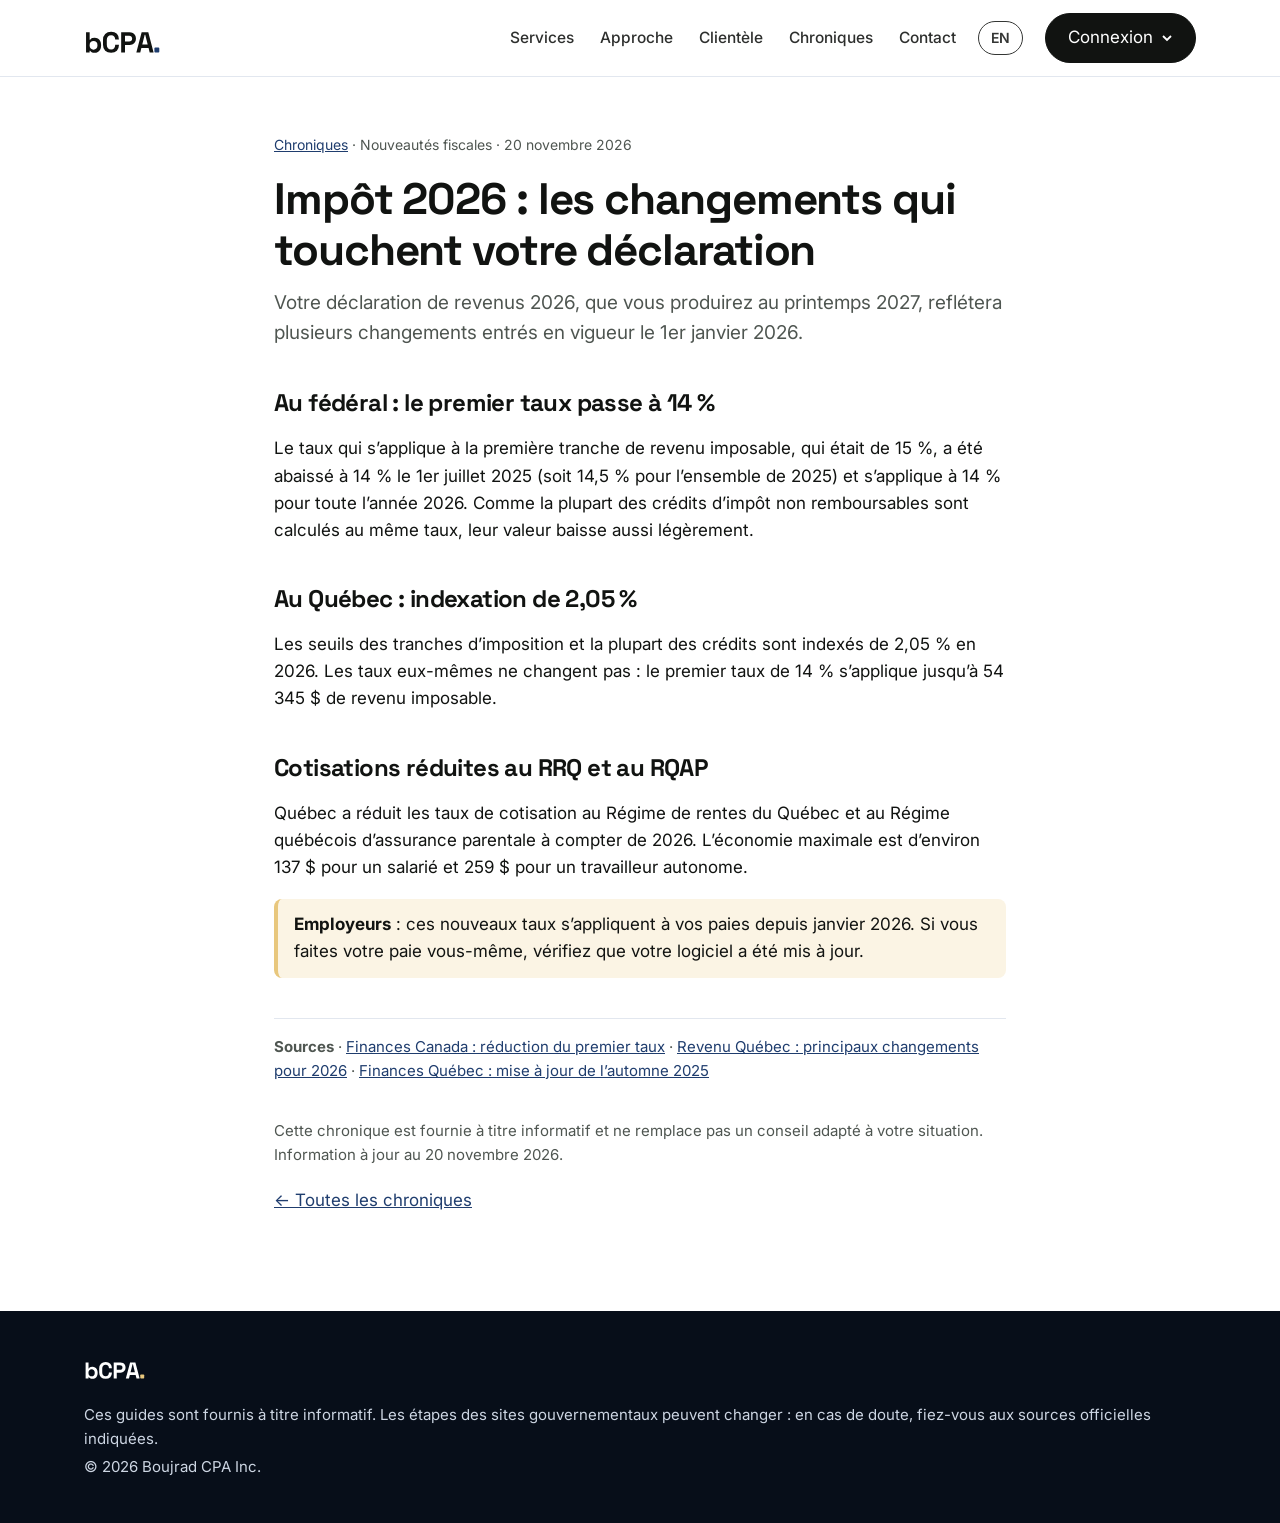
<file: site/guides/changements-2026.html>
<!DOCTYPE html><html lang="fr-CA"><head><meta charset="utf-8"><meta name="viewport" content="width=device-width,initial-scale=1">
<title>Impôt 2026 : les changements qui touchent votre déclaration · Boujrad CPA Inc.</title><script>document.documentElement.classList.add('js')</script><meta property="og:type" content="article"><meta property="og:site_name" content="Boujrad CPA Inc."><meta name="description" content="Taux fédéral de 14 %, indexation de 2,05 % au Québec et cotisations au RRQ et au RQAP réduites : ce que vous verrez dans votre déclaration 2026."><link rel="canonical" href="https://boujradcpa.com/guides/changements-2026.html">
<link rel="icon" href="/favicon.svg" type="image/svg+xml"><meta property="og:title" content="Impôt 2026 : les changements qui touchent votre déclaration"><meta property="og:description" content="Taux fédéral de 14 %, indexation de 2,05 % au Québec et cotisations au RRQ et au RQAP réduites : ce que vous verrez dans votre déclaration 2026.">
<link href="https://fonts.googleapis.com/css2?family=Inter:wght@400;500;600&family=Space+Grotesk:wght@500;700&display=swap" rel="stylesheet"><style>/* VOICE a CPA firm's public site: confident, warm, precise
   IDEA a ledger in motion: rising columns, ruled lines, totals that land
   PICTURE full-screen night-green hero with animated rising columns and a rotating lowercase promise
   COLOUR night green #0b1626 for hero and contact, white body, mint #e8c77d highlight, deep green #1f3d6e actions
   TYPE Space Grotesk 700 (lowercase display) + Inter
   LAYOUT hero full screen; services as rows; values grid; method line; clients; contact split */
:root{color-scheme:light;--bg:#fff;--ink:#111311;--mute:#4f5651;--night:#0b1626;--mint:#e8c77d;--deep:#1f3d6e;--line:#e2e7ef;--soft:#f4f6fa}
*{box-sizing:border-box;min-width:0}
html{scroll-behavior:smooth;scroll-padding-top:80px}
body{margin:0;background:var(--bg);color:var(--ink);font:17px/1.6 Inter,system-ui,sans-serif;overflow-x:clip;-webkit-font-smoothing:antialiased}
h1,h2,h3{font-family:"Space Grotesk",Inter,sans-serif;letter-spacing:-.025em;line-height:1.02;margin:0}
h2{font-size:clamp(36px,5vw,66px)}
h3{font-size:22px;line-height:1.2}
a{color:inherit}
.wrap{max-width:1240px;margin:0 auto;padding-left:max(5vw,16px);padding-right:max(5vw,16px)}
.band{padding-block:clamp(72px,9vw,136px)}
.soft{background:var(--soft)}
header{position:fixed;inset:0 0 auto;z-index:20;transition:background .35s,color .35s,box-shadow .35s;color:#fff}
header.solid{background:rgba(255,255,255,.96);color:var(--ink);box-shadow:0 1px 0 var(--line);backdrop-filter:blur(8px)}
.nav{display:flex;align-items:center;gap:22px;min-height:76px}
.brand{display:flex;align-items:center;gap:10px;text-decoration:none;font-family:"Space Grotesk",sans-serif;font-weight:700;font-size:21px;margin-right:auto}
.brand svg{flex:none}
.links{display:flex;gap:26px}
.links a{text-decoration:none;font-size:15.5px;font-weight:500;opacity:.88;position:relative}
.links a::after{content:"";position:absolute;left:0;right:100%;bottom:-6px;height:2px;background:var(--deep);transition:right .3s}
header:not(.solid) .links a::after{background:var(--mint)}
.links a:hover::after{right:0}
.lang{font-size:14px;font-weight:600;text-decoration:none;border:1px solid currentColor;border-radius:999px;padding:5px 12px;opacity:.85}
.btn{display:inline-flex;align-items:center;gap:10px;min-height:48px;padding:10px 22px;border-radius:999px;font-weight:600;font-size:16px;text-decoration:none;border:1.5px solid currentColor;background:transparent;color:inherit;cursor:pointer;font-family:inherit;transition:transform .25s,background .25s,color .25s}
.btn:hover{transform:translateY(-2px)}
.btn.mint{background:var(--mint);border-color:var(--mint);color:var(--night)}
header.solid .btn.mint{background:var(--ink);border-color:var(--ink);color:#fff}
.btn.deep{background:var(--deep);border-color:var(--deep);color:#fff}
.btn .ar{transition:transform .25s}
.btn:hover .ar{transform:translateX(4px)}
:focus-visible{outline:3px solid var(--deep);outline-offset:3px}
.hero{background:var(--night);color:#fff;min-height:min(100svh,940px);position:relative;overflow:hidden;display:grid;align-items:end}
.hero .cols{position:absolute;left:0;right:0;bottom:0;height:78%;display:flex;align-items:flex-end;gap:clamp(6px,1.2vw,18px);padding:0 max(5vw,16px)}
.hero .cols i{flex:1;background:linear-gradient(#1d3352,#13233a);border-top:2px solid #33507a;transform-origin:bottom;animation:grow 1.6s cubic-bezier(.2,.7,.2,1) both}
.hero .cols i.hi{background:linear-gradient(var(--mint),#c99d45);border-top-color:#fff}
.hero .veil{position:absolute;inset:0;background:linear-gradient(90deg,rgba(11,22,38,.92) 0%,rgba(11,22,38,.7) 45%,rgba(11,22,38,.15) 100%)}
.hero .in{position:relative;padding-bottom:clamp(64px,11vh,130px);padding-top:150px}
.hero .pre{font-family:"Space Grotesk",sans-serif;font-size:clamp(24px,2.8vw,38px);color:var(--mint);margin:0 0 4px}
.hero h1{font-size:clamp(44px,7.6vw,116px);min-height:2.08em;max-width:12ch}
.hero h1 span{display:inline-block;animation:swap .8s cubic-bezier(.2,.7,.2,1) both}
.hero .in>p:not(.pre){font-size:clamp(17px,1.5vw,20px);max-width:36em;color:#d5deeb;margin:22px 0 32px}
.acts{display:flex;gap:12px;flex-wrap:wrap}
.cue{position:absolute;right:max(5vw,16px);bottom:clamp(64px,11vh,130px);font-size:13px;display:flex;flex-direction:column;align-items:center;gap:10px;color:#d5deeb}
.cue b{width:1.5px;height:56px;background:linear-gradient(var(--mint),transparent);animation:drip 1.8s infinite}
.mq{background:var(--mint);overflow:hidden;white-space:nowrap;border-block:1px solid #d9b45f}
.mq div{display:inline-flex;gap:46px;padding:20px 0;animation:mq 40s linear infinite;font-family:"Space Grotesk",sans-serif;font-size:clamp(20px,2.4vw,30px);font-weight:500}
.mq span::after{content:"\25CF";margin-left:46px;font-size:.45em;vertical-align:middle;color:var(--deep)}
.head{display:grid;grid-template-columns:minmax(0,1.1fr) minmax(0,1fr);gap:40px;align-items:end;margin-bottom:56px}
.head p{color:var(--mute);margin:0;font-size:18px}
.rows{border-top:2px solid var(--ink)}
.row{display:grid;grid-template-columns:56px minmax(0,1fr) minmax(0,1.25fr) 40px;gap:24px;align-items:center;padding:26px 0;border-bottom:1px solid var(--line);position:relative;isolation:isolate}
.row::before{content:"";position:absolute;inset:0 -18px;background:var(--mint);transform:scaleX(0);transform-origin:left;transition:transform .45s cubic-bezier(.2,.7,.2,1);z-index:-1;border-radius:8px}
.row:hover::before{transform:scaleX(1)}
.row svg{width:36px;height:36px;fill:none;stroke:var(--deep);stroke-width:1.8;stroke-linecap:round;stroke-linejoin:round}
.row h3{font-size:clamp(22px,2.4vw,30px)}
.row p{margin:0;color:var(--mute);font-size:16px}
.row .go{font-size:24px;transition:transform .3s;justify-self:end}
.row:hover .go{transform:translateX(4px) rotate(-45deg)}
.vals{display:grid;grid-template-columns:repeat(4,minmax(0,1fr));gap:18px}
.vals div{background:var(--soft);border-radius:18px;padding:30px 26px 34px;transition:transform .35s,background .35s,color .35s}
.vals div:hover{transform:translateY(-6px);background:var(--night);color:#fff}
.vals div:hover p{color:#d5deeb}
.vals h3{font-size:26px;margin-bottom:12px}
.vals p{margin:0;color:var(--mute);font-size:16px;transition:color .35s}
.vals .dot{display:block;width:14px;height:14px;border-radius:50%;background:var(--deep);margin-bottom:46px;box-shadow:0 0 0 6px #f3e3bd}
.steps{display:grid;grid-template-columns:repeat(3,minmax(0,1fr));gap:34px;margin:0;padding:0;position:relative}
.steps::before{content:"";position:absolute;left:0;right:0;top:27px;height:2px;background:#d6dde8}
.steps::after{content:"";position:absolute;left:0;top:27px;height:2px;width:100%;background:var(--deep);transform:scaleX(0);transform-origin:left;transition:transform 1.8s cubic-bezier(.2,.7,.2,1)}
.steps.on::after{transform:scaleX(1)}
.steps li{list-style:none;position:relative}
.steps b{display:grid;place-items:center;width:56px;height:56px;border-radius:50%;background:var(--ink);color:var(--mint);font-family:"Space Grotesk",sans-serif;font-size:22px;margin-bottom:22px;position:relative;z-index:1}
.steps p{margin:8px 0 0;color:var(--mute)}
.cl{display:flex;flex-wrap:wrap;gap:12px;margin:0;padding:0}
.cl li{list-style:none;border:1.5px solid var(--ink);border-radius:999px;padding:12px 22px;font-family:"Space Grotesk",sans-serif;font-size:clamp(17px,1.8vw,22px);transition:background .25s,color .25s}
.cl li:hover{background:var(--ink);color:var(--mint)}
.contact{background:var(--night);color:#fff}
.ct{display:grid;grid-template-columns:minmax(0,1fr) minmax(0,1.2fr);gap:clamp(36px,6vw,90px);align-items:start}
.contact .lead{color:#d5deeb;margin:20px 0 0;font-size:18px}
.card{border-top:1px solid #2a3f5e;padding-top:20px;margin-top:32px}
.card h3{color:var(--mint);font-size:18px;margin-bottom:10px}
.card address{font-style:normal;color:#e8edf5}
.maplink{color:var(--mint)}
.hours{width:100%;border-collapse:collapse;color:#e8edf5}
.hours td{padding:9px 0;border-bottom:1px solid #2a3f5e}
.hours td:last-child{text-align:right;white-space:nowrap;font-weight:600}
form{background:#fff;color:var(--ink);border-radius:20px;padding:clamp(22px,3vw,38px);display:grid;grid-template-columns:repeat(2,minmax(0,1fr));gap:16px}
form .full{grid-column:1/-1}
form h3{font-size:26px}
label{display:grid;gap:6px;font-size:14.5px;font-weight:600}
input,select,textarea{font:16px Inter,system-ui,sans-serif;padding:12px 14px;border:1.5px solid #c3cddc;border-radius:10px;background:#fff;color:var(--ink);min-height:48px;width:100%;transition:border-color .2s}
input:focus,select:focus,textarea:focus{border-color:var(--deep);outline:none}
textarea{min-height:130px;resize:vertical}
form .note{font-size:13px;color:var(--mute);margin:0}
.hp{position:absolute;left:-9999px}
footer{background:#070e19;color:#cdd6e3}
footer .wrap{display:flex;flex-wrap:wrap;gap:24px 56px;justify-content:space-between;padding-block:44px;font-size:15px}
footer .brand{color:#fff}
.js .rv{opacity:0;transform:translateY(34px);transition:opacity .8s cubic-bezier(.2,.7,.2,1),transform .8s cubic-bezier(.2,.7,.2,1)}
.js .rv.on{opacity:1;transform:none}
.thanks{min-height:100svh;display:grid;place-items:center;text-align:center;background:var(--night);color:#fff}
.thanks h1{font-size:clamp(36px,6vw,72px);margin-bottom:16px}
@keyframes grow{from{transform:scaleY(0)}to{transform:scaleY(1)}}
@keyframes swap{from{opacity:0;transform:translateY(.4em)}to{opacity:1;transform:none}}
@keyframes mq{to{transform:translateX(-50%)}}
@keyframes drip{0%{transform:scaleY(0);transform-origin:top}50%{transform:scaleY(1);transform-origin:top}51%{transform-origin:bottom}100%{transform:scaleY(0);transform-origin:bottom}}
@media(max-width:1000px){.vals{grid-template-columns:repeat(2,minmax(0,1fr))}.row{grid-template-columns:44px minmax(0,1fr) 32px}.row p{grid-column:2/3}.row .go{grid-row:1;grid-column:3}}
@media(max-width:820px){.links{display:none}.head,.ct{grid-template-columns:1fr}.cue{display:none}.hero .veil{background:linear-gradient(180deg,rgba(11,22,38,.55),rgba(11,22,38,.9))}}
@media(max-width:600px){body{font-size:16px}.nav{gap:10px}.nav .btn{padding:8px 14px;min-height:40px;font-size:14px}.brand span{display:none}.vals{grid-template-columns:1fr}.steps{grid-template-columns:1fr}.steps::before,.steps::after{display:none}form{grid-template-columns:1fr}.hero .cols{height:55%}}
@media(prefers-reduced-motion:reduce){html{scroll-behavior:auto}*,*::before,*::after{animation:none!important;transition:none!important}.js .rv{opacity:1;transform:none}}

.brand .wm{display:block}.wdot{fill:var(--mint)}header.solid .wdot{fill:var(--deep)}

/* menu Connexion */
.cxb{display:inline-flex;align-items:center;gap:8px;cursor:pointer;font:inherit}.cxb svg{transition:transform .25s}.cxb[aria-expanded=true] svg{transform:rotate(180deg)}
.cxp{position:absolute;left:0;right:0;top:100%;background:#fff;color:var(--ink);box-shadow:0 18px 40px rgba(11,22,38,.18);border-top:1px solid var(--line);opacity:0;visibility:hidden;transform:translateY(-10px);clip-path:inset(0 0 100% 0);transition:opacity .25s,transform .3s cubic-bezier(.2,.7,.2,1),clip-path .35s cubic-bezier(.2,.7,.2,1),visibility .35s}
.cxp.open{opacity:1;visibility:visible;transform:none;clip-path:inset(0 0 0 0)}
.cxg{display:grid;grid-template-columns:1fr 1.3fr;gap:clamp(16px,4vw,48px);padding-top:28px;padding-bottom:30px}
.cxk{font-family:'Space Grotesk',sans-serif;font-weight:700;font-size:22px;margin:0 0 4px}.cxd{color:var(--mute);margin:0 0 14px}.cxn{color:var(--mute);font-size:14px;margin:10px 0 0}
.cxl{display:grid;gap:8px}.cxl a{display:flex;justify-content:space-between;align-items:center;padding:12px 16px;border:1px solid var(--line);border-radius:10px;text-decoration:none;color:var(--ink);font-weight:600}.cxl a:hover{border-color:var(--ink)}.cxl a span{transition:transform .2s}.cxl a:hover span{transform:translateX(4px)}
.cxm{background:var(--soft);border-radius:14px;padding:22px}
@media(max-width:760px){.cxg{grid-template-columns:1fr}}
@media(prefers-reduced-motion:reduce){.cxp,.cxb svg{transition:none}}
@media (max-width:640px){.hero{min-height:auto}.hero .in{padding-top:120px;padding-bottom:56px}}

.gmain{padding:120px 0 80px}.gmain .wrap{max-width:860px}.gmain h1{font:700 clamp(30px,4vw,44px)/1.15 'Space Grotesk',sans-serif;margin:0 0 12px}
.gmain .lede{color:var(--mute);font-size:19px;margin:0 0 28px}.crumb{font-size:14px;color:var(--mute);margin-bottom:18px}.crumb a{color:var(--deep)}
.gmain h2{font:700 24px/1.25 'Space Grotesk',sans-serif;margin:40px 0 12px}.gmain h3{font-size:18px;margin:26px 0 8px}
.gsteps{counter-reset:s;list-style:none;padding:0;margin:0}.gsteps>li{counter-increment:s;position:relative;padding:0 0 22px 52px}
.gsteps>li::before{content:counter(s);position:absolute;left:0;top:0;width:34px;height:34px;border-radius:50%;background:var(--deep);color:#fff;display:grid;place-items:center;font-weight:600;font-size:15px}
.gsteps>li b{display:block;margin-bottom:2px}.shot{display:block;max-width:100%;border:1px solid var(--line);border-radius:12px;box-shadow:0 8px 30px rgba(11,22,38,.08);margin:12px 0 6px}
.tip{background:#fbf4e4;border-left:4px solid var(--mint);border-radius:8px;padding:12px 16px;margin:18px 0}.need{background:var(--soft);border-radius:12px;padding:16px 20px;margin:18px 0}
.need ul{margin:6px 0 0;padding-left:20px}.src{font-size:15px;color:var(--mute);border-top:1px solid var(--line);margin-top:40px;padding-top:16px}.src a{color:var(--deep)}
.gcards{display:grid;grid-template-columns:repeat(auto-fit,minmax(250px,1fr));gap:16px;margin-top:20px}
.gcard{display:block;border:1px solid var(--line);border-radius:14px;padding:20px;color:inherit;text-decoration:none;transition:border-color .2s,transform .2s}
.gcard:hover{border-color:var(--deep);transform:translateY(-2px)}.gcard small{color:var(--deep);font-weight:600;text-transform:uppercase;letter-spacing:.06em;font-size:12px}
.gcard h2{font-size:20px;margin:6px 0 6px}.gcard p{margin:0;color:var(--mute);font-size:15px}
.gmain a{color:var(--deep)}.gmain .btn{color:#fff}
</style></head><body>
<header><div class="wrap nav"><a class="brand" href="/"><svg class="wm" width="76.2" height="30" viewBox="0 -2 264 104" role="img" aria-label="bCPA"><path d="M36.800000000000004 101.4Q30.1 101.4 26.5 99.1Q22.900000000000002 96.8 21.200000000000003 94.0H19.400000000000002V100.0H7.0V30.0H19.6V56.099999999999994H21.400000000000002Q22.5 54.3 24.35 52.699999999999996Q26.200000000000003 51.099999999999994 29.250000000000004 50.05Q32.300000000000004 49.0 36.800000000000004 49.0Q42.800000000000004 49.0 47.900000000000006 51.95Q53.0 54.9 56.1 60.599999999999994Q59.2 66.3 59.2 74.4V76.0Q59.2 84.1 56.1 89.8Q53.0 95.5 47.900000000000006 98.45Q42.800000000000004 101.4 36.800000000000004 101.4ZM33.0 90.4Q38.800000000000004 90.4 42.7 86.65Q46.6 82.9 46.6 75.7V74.7Q46.6 67.5 42.75 63.75Q38.900000000000006 60.0 33.0 60.0Q27.200000000000003 60.0 23.300000000000004 63.75Q19.400000000000002 67.5 19.400000000000002 74.7V75.7Q19.400000000000002 82.9 23.300000000000004 86.65Q27.200000000000003 90.4 33.0 90.4ZM94.0 101.4Q81.0 101.4 73.4 94.15Q65.80000000000001 86.9 65.80000000000001 73.4V56.599999999999994Q65.80000000000001 43.099999999999994 73.4 35.849999999999994Q81.0 28.599999999999994 94.0 28.599999999999994Q106.9 28.599999999999994 113.95 35.64999999999999Q121.0 42.699999999999996 121.0 55.0V55.599999999999994H108.0V54.599999999999994Q108.0 48.4 104.55000000000001 44.4Q101.10000000000001 40.4 94.0 40.4Q87.0 40.4 83.0 44.7Q79.0 49.0 79.0 56.4V73.6Q79.0 80.9 83.0 85.25Q87.0 89.6 94.0 89.6Q101.10000000000001 89.6 104.55000000000001 85.55Q108.0 81.5 108.0 75.4V73.6H121.0V75.0Q121.0 87.3 113.95 94.35Q106.9 101.4 94.0 101.4ZM128.8 100.0V30.0H157.60000000000002Q164.20000000000002 30.0 169.25 32.65Q174.3 35.3 177.15000000000003 40.099999999999994Q180.00000000000003 44.9 180.00000000000003 51.5V52.9Q180.00000000000003 59.4 177.05 64.25Q174.10000000000002 69.1 169.05 71.75Q164.00000000000003 74.4 157.60000000000002 74.4H142.00000000000003V100.0ZM142.00000000000003 62.4H156.3Q161.00000000000003 62.4 163.90000000000003 59.8Q166.8 57.199999999999996 166.8 52.699999999999996V51.699999999999996Q166.8 47.199999999999996 163.90000000000003 44.599999999999994Q161.00000000000003 42.0 156.3 42.0H142.00000000000003ZM181.40000000000003 100.0 199.8 30.0H222.8L241.20000000000002 100.0H227.60000000000002L223.8 84.6H198.8L195.00000000000003 100.0ZM201.90000000000003 72.4H220.70000000000002L212.20000000000002 38.3H210.40000000000003Z" fill="currentColor"/><g class="wdot"><rect x="244.0" y="83" width="17" height="17" rx="3"/></g></svg></a><nav class="links" aria-label="Navigation"><a href="/#services">Services</a><a href="/#approche">Approche</a><a href="/#clientele">Clientèle</a><a href="/guides/">Chroniques</a><a href="/#contact">Contact</a></nav>
<a class="lang" href="/en/" hreflang="en" title="English">EN</a><button class="btn mint cxb" id="cxB" aria-expanded="false" aria-controls="cxP">Connexion<svg width="12" height="12" viewBox="0 0 12 12" aria-hidden="true"><path d="M2 4l4 4 4-4" fill="none" stroke="currentColor" stroke-width="1.8"/></svg></button></div>
<div class="cxp" id="cxP" role="region" aria-label="Connexion"><div class="wrap cxg">
<div class="cxc"><p class="cxk">Intranet</p><p class="cxd">Réservé à l’équipe du cabinet.</p><div class="cxl"><a href="https://app.boujradcpa.com/">Comptabilité <span>→</span></a><a href="https://app.boujradcpa.com/centre.html">Gestion du cabinet <span>→</span></a></div></div>
<div class="cxc cxm"><p class="cxk">Portail client</p><p class="cxd">Remplissez votre formulaire d’impôt et déposez vos documents en toute sécurité.</p><a class="btn deep" href="https://app.boujradcpa.com/portail.html">Accéder au portail</a><p class="cxn">Nouveau client? Créez votre compte sur le portail.</p></div>
</div></div></header>
<main class="gmain"><div class="wrap"><p class="crumb"><a href="/guides/">Chroniques</a> · Nouveautés fiscales · 20 novembre 2026</p><h1>Impôt 2026 : les changements qui touchent votre déclaration</h1>
<p class="lede">Votre déclaration de revenus 2026, que vous produirez au printemps 2027, reflétera plusieurs changements entrés en vigueur le 1er janvier 2026.</p>
<h2>Au fédéral : le premier taux passe à 14 %</h2>
<p>Le taux qui s’applique à la première tranche de revenu imposable, qui était de 15 %, a été abaissé à 14 % le 1er juillet 2025 (soit 14,5 % pour l’ensemble de 2025) et s’applique à 14 % pour toute l’année 2026. Comme la plupart des crédits d’impôt non remboursables sont calculés au même taux, leur valeur baisse aussi légèrement.</p>
<h2>Au Québec : indexation de 2,05 %</h2>
<p>Les seuils des tranches d’imposition et la plupart des crédits sont indexés de 2,05 % en 2026. Les taux eux-mêmes ne changent pas : le premier taux de 14 % s’applique jusqu’à 54 345 $ de revenu imposable.</p>
<h2>Cotisations réduites au RRQ et au RQAP</h2>
<p>Québec a réduit les taux de cotisation au Régime de rentes du Québec et au Régime québécois d’assurance parentale à compter de 2026. L’économie maximale est d’environ 137 $ pour un salarié et 259 $ pour un travailleur autonome.</p>
<div class="tip"><strong>Employeurs</strong> : ces nouveaux taux s’appliquent à vos paies depuis janvier 2026. Si vous faites votre paie vous-même, vérifiez que votre logiciel a été mis à jour.</div>
<div class="src"><strong>Sources</strong> · <a href="https://www.canada.ca/fr/ministere-finances/nouvelles/2025/05/une-reduction-dimpot-qui-profitera-a-la-classe-moyenne.html" rel="noopener">Finances Canada : réduction du premier taux</a> · <a href="https://www.revenuquebec.ca/fr/entreprises/retenues-a-la-source-et-cotisations-de-lemployeur/trousse-employeur/principaux-changements-pour-2026-trousse-employeur/" rel="noopener">Revenu Québec : principaux changements pour 2026</a> · <a href="https://www.finances.gouv.qc.ca/Budget_et_mise_a_jour/maj/documents/COMFR_MAJ_20251125.pdf" rel="noopener">Finances Québec : mise à jour de l’automne 2025</a></div><p class="src" style="border:0;margin-top:20px">Cette chronique est fournie à titre informatif et ne remplace pas un conseil adapté à votre situation. Information à jour au 20 novembre 2026.</p><p style="margin-top:20px"><a href="/guides/">← Toutes les chroniques</a></p></div></main>
<footer><div class="wrap"><div><a class="brand" href="/"><svg class="wm" width="60.9" height="24" viewBox="0 -2 264 104" role="img" aria-label="bCPA"><path d="M36.800000000000004 101.4Q30.1 101.4 26.5 99.1Q22.900000000000002 96.8 21.200000000000003 94.0H19.400000000000002V100.0H7.0V30.0H19.6V56.099999999999994H21.400000000000002Q22.5 54.3 24.35 52.699999999999996Q26.200000000000003 51.099999999999994 29.250000000000004 50.05Q32.300000000000004 49.0 36.800000000000004 49.0Q42.800000000000004 49.0 47.900000000000006 51.95Q53.0 54.9 56.1 60.599999999999994Q59.2 66.3 59.2 74.4V76.0Q59.2 84.1 56.1 89.8Q53.0 95.5 47.900000000000006 98.45Q42.800000000000004 101.4 36.800000000000004 101.4ZM33.0 90.4Q38.800000000000004 90.4 42.7 86.65Q46.6 82.9 46.6 75.7V74.7Q46.6 67.5 42.75 63.75Q38.900000000000006 60.0 33.0 60.0Q27.200000000000003 60.0 23.300000000000004 63.75Q19.400000000000002 67.5 19.400000000000002 74.7V75.7Q19.400000000000002 82.9 23.300000000000004 86.65Q27.200000000000003 90.4 33.0 90.4ZM94.0 101.4Q81.0 101.4 73.4 94.15Q65.80000000000001 86.9 65.80000000000001 73.4V56.599999999999994Q65.80000000000001 43.099999999999994 73.4 35.849999999999994Q81.0 28.599999999999994 94.0 28.599999999999994Q106.9 28.599999999999994 113.95 35.64999999999999Q121.0 42.699999999999996 121.0 55.0V55.599999999999994H108.0V54.599999999999994Q108.0 48.4 104.55000000000001 44.4Q101.10000000000001 40.4 94.0 40.4Q87.0 40.4 83.0 44.7Q79.0 49.0 79.0 56.4V73.6Q79.0 80.9 83.0 85.25Q87.0 89.6 94.0 89.6Q101.10000000000001 89.6 104.55000000000001 85.55Q108.0 81.5 108.0 75.4V73.6H121.0V75.0Q121.0 87.3 113.95 94.35Q106.9 101.4 94.0 101.4ZM128.8 100.0V30.0H157.60000000000002Q164.20000000000002 30.0 169.25 32.65Q174.3 35.3 177.15000000000003 40.099999999999994Q180.00000000000003 44.9 180.00000000000003 51.5V52.9Q180.00000000000003 59.4 177.05 64.25Q174.10000000000002 69.1 169.05 71.75Q164.00000000000003 74.4 157.60000000000002 74.4H142.00000000000003V100.0ZM142.00000000000003 62.4H156.3Q161.00000000000003 62.4 163.90000000000003 59.8Q166.8 57.199999999999996 166.8 52.699999999999996V51.699999999999996Q166.8 47.199999999999996 163.90000000000003 44.599999999999994Q161.00000000000003 42.0 156.3 42.0H142.00000000000003ZM181.40000000000003 100.0 199.8 30.0H222.8L241.20000000000002 100.0H227.60000000000002L223.8 84.6H198.8L195.00000000000003 100.0ZM201.90000000000003 72.4H220.70000000000002L212.20000000000002 38.3H210.40000000000003Z" fill="currentColor"/><g class="wdot"><rect x="244.0" y="83" width="17" height="17" rx="3"/></g></svg></a></div><div><p style="margin:0">Ces guides sont fournis à titre informatif. Les étapes des sites gouvernementaux peuvent changer : en cas de doute, fiez-vous aux sources officielles indiquées.</p><p style="margin:4px 0 0">© 2026 Boujrad CPA Inc.</p></div></div></footer><script>{
const h = document.querySelector('header');
const hero = document.querySelector('.hero');
const sc = () => h.classList.toggle('solid', !hero || scrollY > 40);
sc(); addEventListener('scroll', sc, {passive: true});
const R = matchMedia('(prefers-reduced-motion: reduce)').matches;
const io = ('IntersectionObserver' in window) ? new IntersectionObserver(es => es.forEach(e => {
  if (e.isIntersecting) { e.target.classList.add('on'); io.unobserve(e.target); }
}), {threshold: .12}) : null;
document.documentElement.classList.add('js');
document.querySelectorAll('.rv,.steps').forEach(el => {
  if (!io || R) { el.classList.add('on'); return; }
  el.style.transitionDelay = (el.dataset.d || 0) + 'ms';
  io.observe(el);
});
let w = document.querySelector('.hero h1 span');
if (w && !R) {
  const L = JSON.parse(w.dataset.w); let k = 0;
  setInterval(() => {
    k = (k + 1) % L.length;
    const n = w.cloneNode(); n.textContent = L[k]; w.replaceWith(n); w = n;
  }, 3200);
}
}

/* menu Connexion déroulant */
(()=>{const b=document.getElementById('cxB'),p=document.getElementById('cxP');if(!b||!p)return;
  const set=o=>{p.classList.toggle('open',o);b.setAttribute('aria-expanded',o);document.querySelector('header')?.classList.toggle('cxo',o)};
  b.addEventListener('click',e=>{e.stopPropagation();set(!p.classList.contains('open'))});
  document.addEventListener('click',e=>{if(!p.contains(e.target))set(false)});document.addEventListener('keydown',e=>{if(e.key==='Escape'){set(false);b.focus()}})})();
</script></body></html>
</file>
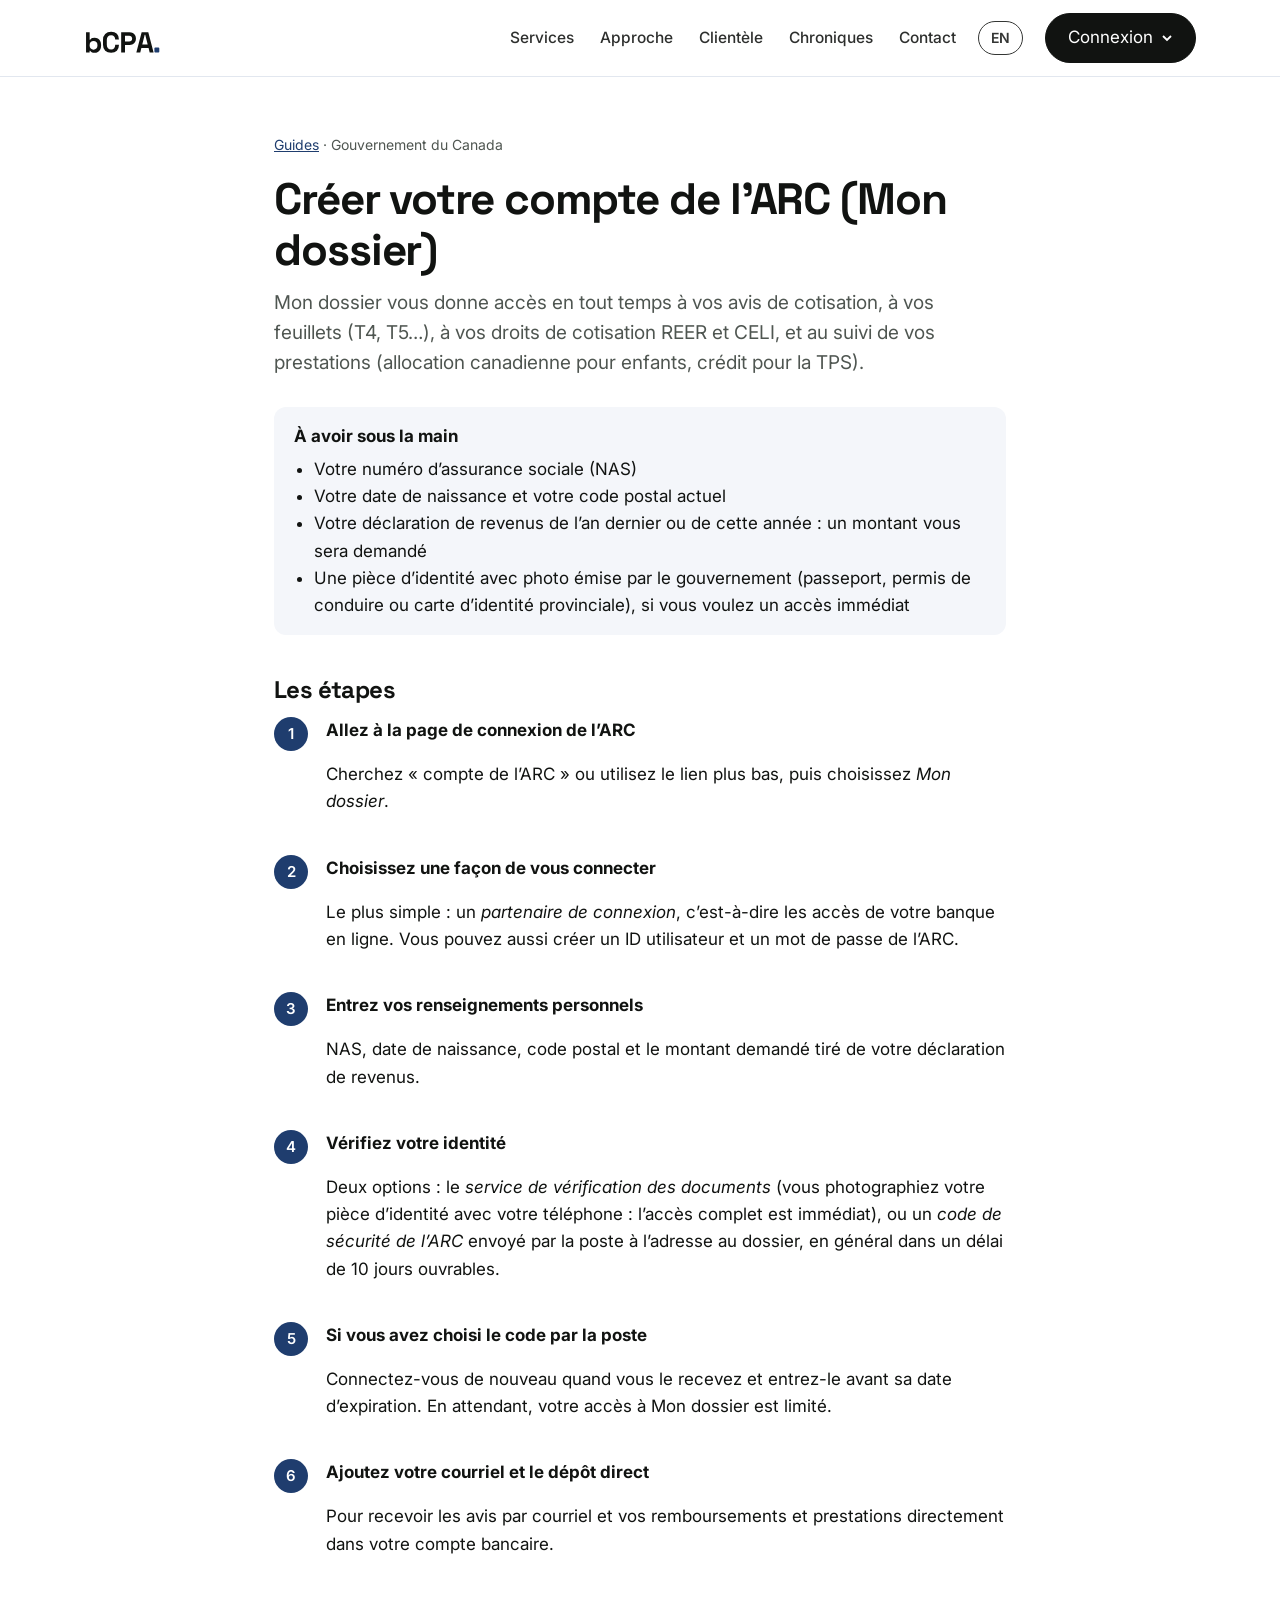
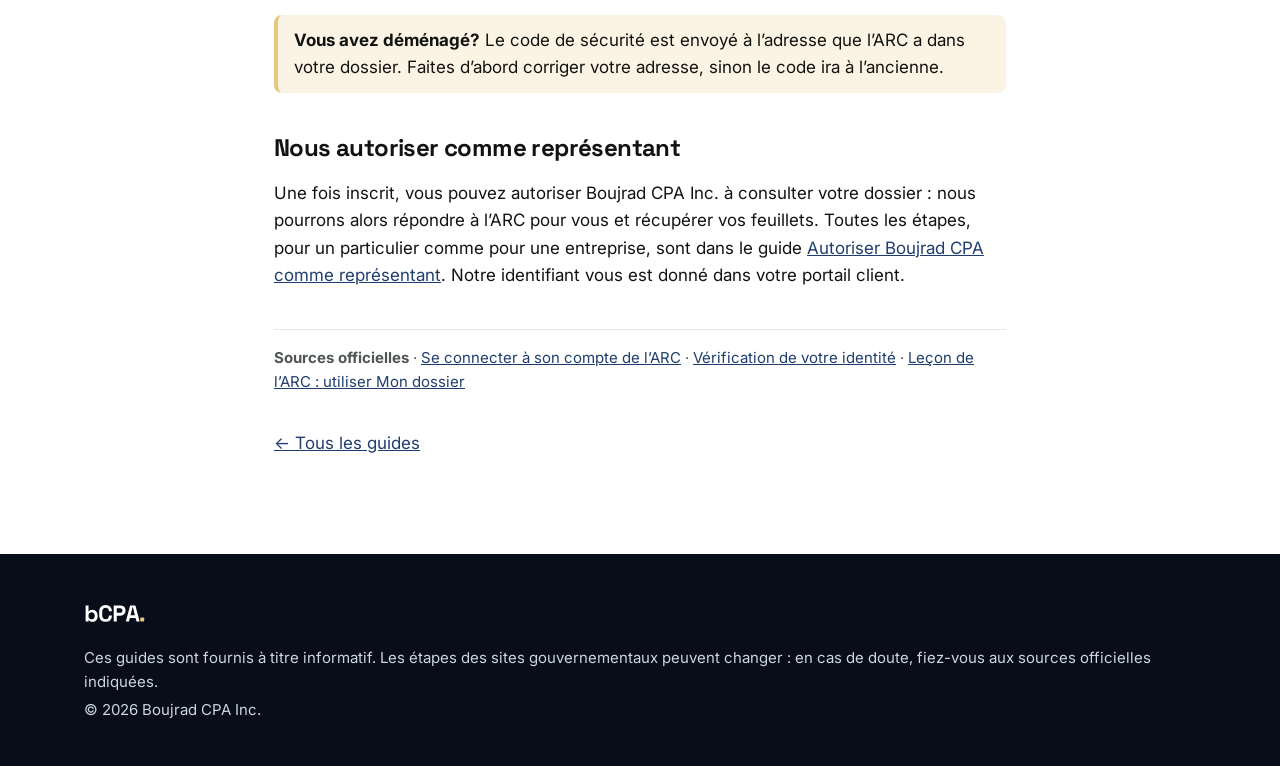
<file: site/guides/compte-arc.html>
<!DOCTYPE html><html lang="fr-CA"><head><meta charset="utf-8"><meta name="viewport" content="width=device-width,initial-scale=1">
<title>Créer votre compte de l’ARC (Mon dossier) · Boujrad CPA Inc.</title><script>document.documentElement.classList.add('js')</script><meta property="og:type" content="article"><meta property="og:site_name" content="Boujrad CPA Inc."><meta name="description" content="Consulter vos avis de cotisation, vos feuillets et vos prestations en ligne auprès de l’Agence du revenu du Canada."><link rel="canonical" href="https://boujradcpa.com/guides/compte-arc.html">
<link rel="icon" href="/favicon.svg" type="image/svg+xml"><meta property="og:title" content="Créer votre compte de l’ARC (Mon dossier)"><meta property="og:description" content="Consulter vos avis de cotisation, vos feuillets et vos prestations en ligne auprès de l’Agence du revenu du Canada.">
<link href="https://fonts.googleapis.com/css2?family=Inter:wght@400;500;600&family=Space+Grotesk:wght@500;700&display=swap" rel="stylesheet"><style>/* VOICE a CPA firm's public site: confident, warm, precise
   IDEA a ledger in motion: rising columns, ruled lines, totals that land
   PICTURE full-screen night-green hero with animated rising columns and a rotating lowercase promise
   COLOUR night green #0b1626 for hero and contact, white body, mint #e8c77d highlight, deep green #1f3d6e actions
   TYPE Space Grotesk 700 (lowercase display) + Inter
   LAYOUT hero full screen; services as rows; values grid; method line; clients; contact split */
:root{color-scheme:light;--bg:#fff;--ink:#111311;--mute:#4f5651;--night:#0b1626;--mint:#e8c77d;--deep:#1f3d6e;--line:#e2e7ef;--soft:#f4f6fa}
*{box-sizing:border-box;min-width:0}
html{scroll-behavior:smooth;scroll-padding-top:80px}
body{margin:0;background:var(--bg);color:var(--ink);font:17px/1.6 Inter,system-ui,sans-serif;overflow-x:clip;-webkit-font-smoothing:antialiased}
h1,h2,h3{font-family:"Space Grotesk",Inter,sans-serif;letter-spacing:-.025em;line-height:1.02;margin:0}
h2{font-size:clamp(36px,5vw,66px)}
h3{font-size:22px;line-height:1.2}
a{color:inherit}
.wrap{max-width:1240px;margin:0 auto;padding-left:max(5vw,16px);padding-right:max(5vw,16px)}
.band{padding-block:clamp(72px,9vw,136px)}
.soft{background:var(--soft)}
header{position:fixed;inset:0 0 auto;z-index:20;transition:background .35s,color .35s,box-shadow .35s;color:#fff}
header.solid{background:rgba(255,255,255,.96);color:var(--ink);box-shadow:0 1px 0 var(--line);backdrop-filter:blur(8px)}
.nav{display:flex;align-items:center;gap:22px;min-height:76px}
.brand{display:flex;align-items:center;gap:10px;text-decoration:none;font-family:"Space Grotesk",sans-serif;font-weight:700;font-size:21px;margin-right:auto}
.brand svg{flex:none}
.links{display:flex;gap:26px}
.links a{text-decoration:none;font-size:15.5px;font-weight:500;opacity:.88;position:relative}
.links a::after{content:"";position:absolute;left:0;right:100%;bottom:-6px;height:2px;background:var(--deep);transition:right .3s}
header:not(.solid) .links a::after{background:var(--mint)}
.links a:hover::after{right:0}
.lang{font-size:14px;font-weight:600;text-decoration:none;border:1px solid currentColor;border-radius:999px;padding:5px 12px;opacity:.85}
.btn{display:inline-flex;align-items:center;gap:10px;min-height:48px;padding:10px 22px;border-radius:999px;font-weight:600;font-size:16px;text-decoration:none;border:1.5px solid currentColor;background:transparent;color:inherit;cursor:pointer;font-family:inherit;transition:transform .25s,background .25s,color .25s}
.btn:hover{transform:translateY(-2px)}
.btn.mint{background:var(--mint);border-color:var(--mint);color:var(--night)}
header.solid .btn.mint{background:var(--ink);border-color:var(--ink);color:#fff}
.btn.deep{background:var(--deep);border-color:var(--deep);color:#fff}
.btn .ar{transition:transform .25s}
.btn:hover .ar{transform:translateX(4px)}
:focus-visible{outline:3px solid var(--deep);outline-offset:3px}
.hero{background:var(--night);color:#fff;min-height:min(100svh,940px);position:relative;overflow:hidden;display:grid;align-items:end}
.hero .cols{position:absolute;left:0;right:0;bottom:0;height:78%;display:flex;align-items:flex-end;gap:clamp(6px,1.2vw,18px);padding:0 max(5vw,16px)}
.hero .cols i{flex:1;background:linear-gradient(#1d3352,#13233a);border-top:2px solid #33507a;transform-origin:bottom;animation:grow 1.6s cubic-bezier(.2,.7,.2,1) both}
.hero .cols i.hi{background:linear-gradient(var(--mint),#c99d45);border-top-color:#fff}
.hero .veil{position:absolute;inset:0;background:linear-gradient(90deg,rgba(11,22,38,.92) 0%,rgba(11,22,38,.7) 45%,rgba(11,22,38,.15) 100%)}
.hero .in{position:relative;padding-bottom:clamp(64px,11vh,130px);padding-top:150px}
.hero .pre{font-family:"Space Grotesk",sans-serif;font-size:clamp(24px,2.8vw,38px);color:var(--mint);margin:0 0 4px}
.hero h1{font-size:clamp(44px,7.6vw,116px);min-height:2.08em;max-width:12ch}
.hero h1 span{display:inline-block;animation:swap .8s cubic-bezier(.2,.7,.2,1) both}
.hero .in>p:not(.pre){font-size:clamp(17px,1.5vw,20px);max-width:36em;color:#d5deeb;margin:22px 0 32px}
.acts{display:flex;gap:12px;flex-wrap:wrap}
.cue{position:absolute;right:max(5vw,16px);bottom:clamp(64px,11vh,130px);font-size:13px;display:flex;flex-direction:column;align-items:center;gap:10px;color:#d5deeb}
.cue b{width:1.5px;height:56px;background:linear-gradient(var(--mint),transparent);animation:drip 1.8s infinite}
.mq{background:var(--mint);overflow:hidden;white-space:nowrap;border-block:1px solid #d9b45f}
.mq div{display:inline-flex;gap:46px;padding:20px 0;animation:mq 40s linear infinite;font-family:"Space Grotesk",sans-serif;font-size:clamp(20px,2.4vw,30px);font-weight:500}
.mq span::after{content:"\25CF";margin-left:46px;font-size:.45em;vertical-align:middle;color:var(--deep)}
.head{display:grid;grid-template-columns:minmax(0,1.1fr) minmax(0,1fr);gap:40px;align-items:end;margin-bottom:56px}
.head p{color:var(--mute);margin:0;font-size:18px}
.rows{border-top:2px solid var(--ink)}
.row{display:grid;grid-template-columns:56px minmax(0,1fr) minmax(0,1.25fr) 40px;gap:24px;align-items:center;padding:26px 0;border-bottom:1px solid var(--line);position:relative;isolation:isolate}
.row::before{content:"";position:absolute;inset:0 -18px;background:var(--mint);transform:scaleX(0);transform-origin:left;transition:transform .45s cubic-bezier(.2,.7,.2,1);z-index:-1;border-radius:8px}
.row:hover::before{transform:scaleX(1)}
.row svg{width:36px;height:36px;fill:none;stroke:var(--deep);stroke-width:1.8;stroke-linecap:round;stroke-linejoin:round}
.row h3{font-size:clamp(22px,2.4vw,30px)}
.row p{margin:0;color:var(--mute);font-size:16px}
.row .go{font-size:24px;transition:transform .3s;justify-self:end}
.row:hover .go{transform:translateX(4px) rotate(-45deg)}
.vals{display:grid;grid-template-columns:repeat(4,minmax(0,1fr));gap:18px}
.vals div{background:var(--soft);border-radius:18px;padding:30px 26px 34px;transition:transform .35s,background .35s,color .35s}
.vals div:hover{transform:translateY(-6px);background:var(--night);color:#fff}
.vals div:hover p{color:#d5deeb}
.vals h3{font-size:26px;margin-bottom:12px}
.vals p{margin:0;color:var(--mute);font-size:16px;transition:color .35s}
.vals .dot{display:block;width:14px;height:14px;border-radius:50%;background:var(--deep);margin-bottom:46px;box-shadow:0 0 0 6px #f3e3bd}
.steps{display:grid;grid-template-columns:repeat(3,minmax(0,1fr));gap:34px;margin:0;padding:0;position:relative}
.steps::before{content:"";position:absolute;left:0;right:0;top:27px;height:2px;background:#d6dde8}
.steps::after{content:"";position:absolute;left:0;top:27px;height:2px;width:100%;background:var(--deep);transform:scaleX(0);transform-origin:left;transition:transform 1.8s cubic-bezier(.2,.7,.2,1)}
.steps.on::after{transform:scaleX(1)}
.steps li{list-style:none;position:relative}
.steps b{display:grid;place-items:center;width:56px;height:56px;border-radius:50%;background:var(--ink);color:var(--mint);font-family:"Space Grotesk",sans-serif;font-size:22px;margin-bottom:22px;position:relative;z-index:1}
.steps p{margin:8px 0 0;color:var(--mute)}
.cl{display:flex;flex-wrap:wrap;gap:12px;margin:0;padding:0}
.cl li{list-style:none;border:1.5px solid var(--ink);border-radius:999px;padding:12px 22px;font-family:"Space Grotesk",sans-serif;font-size:clamp(17px,1.8vw,22px);transition:background .25s,color .25s}
.cl li:hover{background:var(--ink);color:var(--mint)}
.contact{background:var(--night);color:#fff}
.ct{display:grid;grid-template-columns:minmax(0,1fr) minmax(0,1.2fr);gap:clamp(36px,6vw,90px);align-items:start}
.contact .lead{color:#d5deeb;margin:20px 0 0;font-size:18px}
.card{border-top:1px solid #2a3f5e;padding-top:20px;margin-top:32px}
.card h3{color:var(--mint);font-size:18px;margin-bottom:10px}
.card address{font-style:normal;color:#e8edf5}
.maplink{color:var(--mint)}
.hours{width:100%;border-collapse:collapse;color:#e8edf5}
.hours td{padding:9px 0;border-bottom:1px solid #2a3f5e}
.hours td:last-child{text-align:right;white-space:nowrap;font-weight:600}
form{background:#fff;color:var(--ink);border-radius:20px;padding:clamp(22px,3vw,38px);display:grid;grid-template-columns:repeat(2,minmax(0,1fr));gap:16px}
form .full{grid-column:1/-1}
form h3{font-size:26px}
label{display:grid;gap:6px;font-size:14.5px;font-weight:600}
input,select,textarea{font:16px Inter,system-ui,sans-serif;padding:12px 14px;border:1.5px solid #c3cddc;border-radius:10px;background:#fff;color:var(--ink);min-height:48px;width:100%;transition:border-color .2s}
input:focus,select:focus,textarea:focus{border-color:var(--deep);outline:none}
textarea{min-height:130px;resize:vertical}
form .note{font-size:13px;color:var(--mute);margin:0}
.hp{position:absolute;left:-9999px}
footer{background:#070e19;color:#cdd6e3}
footer .wrap{display:flex;flex-wrap:wrap;gap:24px 56px;justify-content:space-between;padding-block:44px;font-size:15px}
footer .brand{color:#fff}
.js .rv{opacity:0;transform:translateY(34px);transition:opacity .8s cubic-bezier(.2,.7,.2,1),transform .8s cubic-bezier(.2,.7,.2,1)}
.js .rv.on{opacity:1;transform:none}
.thanks{min-height:100svh;display:grid;place-items:center;text-align:center;background:var(--night);color:#fff}
.thanks h1{font-size:clamp(36px,6vw,72px);margin-bottom:16px}
@keyframes grow{from{transform:scaleY(0)}to{transform:scaleY(1)}}
@keyframes swap{from{opacity:0;transform:translateY(.4em)}to{opacity:1;transform:none}}
@keyframes mq{to{transform:translateX(-50%)}}
@keyframes drip{0%{transform:scaleY(0);transform-origin:top}50%{transform:scaleY(1);transform-origin:top}51%{transform-origin:bottom}100%{transform:scaleY(0);transform-origin:bottom}}
@media(max-width:1000px){.vals{grid-template-columns:repeat(2,minmax(0,1fr))}.row{grid-template-columns:44px minmax(0,1fr) 32px}.row p{grid-column:2/3}.row .go{grid-row:1;grid-column:3}}
@media(max-width:820px){.links{display:none}.head,.ct{grid-template-columns:1fr}.cue{display:none}.hero .veil{background:linear-gradient(180deg,rgba(11,22,38,.55),rgba(11,22,38,.9))}}
@media(max-width:600px){body{font-size:16px}.nav{gap:10px}.nav .btn{padding:8px 14px;min-height:40px;font-size:14px}.brand span{display:none}.vals{grid-template-columns:1fr}.steps{grid-template-columns:1fr}.steps::before,.steps::after{display:none}form{grid-template-columns:1fr}.hero .cols{height:55%}}
@media(prefers-reduced-motion:reduce){html{scroll-behavior:auto}*,*::before,*::after{animation:none!important;transition:none!important}.js .rv{opacity:1;transform:none}}

.brand .wm{display:block}.wdot{fill:var(--mint)}header.solid .wdot{fill:var(--deep)}

/* menu Connexion */
.cxb{display:inline-flex;align-items:center;gap:8px;cursor:pointer;font:inherit}.cxb svg{transition:transform .25s}.cxb[aria-expanded=true] svg{transform:rotate(180deg)}
.cxp{position:absolute;left:0;right:0;top:100%;background:#fff;color:var(--ink);box-shadow:0 18px 40px rgba(11,22,38,.18);border-top:1px solid var(--line);opacity:0;visibility:hidden;transform:translateY(-10px);clip-path:inset(0 0 100% 0);transition:opacity .25s,transform .3s cubic-bezier(.2,.7,.2,1),clip-path .35s cubic-bezier(.2,.7,.2,1),visibility .35s}
.cxp.open{opacity:1;visibility:visible;transform:none;clip-path:inset(0 0 0 0)}
.cxg{display:grid;grid-template-columns:1fr 1.3fr;gap:clamp(16px,4vw,48px);padding-top:28px;padding-bottom:30px}
.cxk{font-family:'Space Grotesk',sans-serif;font-weight:700;font-size:22px;margin:0 0 4px}.cxd{color:var(--mute);margin:0 0 14px}.cxn{color:var(--mute);font-size:14px;margin:10px 0 0}
.cxl{display:grid;gap:8px}.cxl a{display:flex;justify-content:space-between;align-items:center;padding:12px 16px;border:1px solid var(--line);border-radius:10px;text-decoration:none;color:var(--ink);font-weight:600}.cxl a:hover{border-color:var(--ink)}.cxl a span{transition:transform .2s}.cxl a:hover span{transform:translateX(4px)}
.cxm{background:var(--soft);border-radius:14px;padding:22px}
@media(max-width:760px){.cxg{grid-template-columns:1fr}}
@media(prefers-reduced-motion:reduce){.cxp,.cxb svg{transition:none}}
@media (max-width:640px){.hero{min-height:auto}.hero .in{padding-top:120px;padding-bottom:56px}}

.gmain{padding:120px 0 80px}.gmain .wrap{max-width:860px}.gmain h1{font:700 clamp(30px,4vw,44px)/1.15 'Space Grotesk',sans-serif;margin:0 0 12px}
.gmain .lede{color:var(--mute);font-size:19px;margin:0 0 28px}.crumb{font-size:14px;color:var(--mute);margin-bottom:18px}.crumb a{color:var(--deep)}
.gmain h2{font:700 24px/1.25 'Space Grotesk',sans-serif;margin:40px 0 12px}.gmain h3{font-size:18px;margin:26px 0 8px}
.gsteps{counter-reset:s;list-style:none;padding:0;margin:0}.gsteps>li{counter-increment:s;position:relative;padding:0 0 22px 52px}
.gsteps>li::before{content:counter(s);position:absolute;left:0;top:0;width:34px;height:34px;border-radius:50%;background:var(--deep);color:#fff;display:grid;place-items:center;font-weight:600;font-size:15px}
.gsteps>li b{display:block;margin-bottom:2px}.shot{display:block;max-width:100%;border:1px solid var(--line);border-radius:12px;box-shadow:0 8px 30px rgba(11,22,38,.08);margin:12px 0 6px}
.tip{background:#fbf4e4;border-left:4px solid var(--mint);border-radius:8px;padding:12px 16px;margin:18px 0}.need{background:var(--soft);border-radius:12px;padding:16px 20px;margin:18px 0}
.need ul{margin:6px 0 0;padding-left:20px}.src{font-size:15px;color:var(--mute);border-top:1px solid var(--line);margin-top:40px;padding-top:16px}.src a{color:var(--deep)}
.gcards{display:grid;grid-template-columns:repeat(auto-fit,minmax(250px,1fr));gap:16px;margin-top:20px}
.gcard{display:block;border:1px solid var(--line);border-radius:14px;padding:20px;color:inherit;text-decoration:none;transition:border-color .2s,transform .2s}
.gcard:hover{border-color:var(--deep);transform:translateY(-2px)}.gcard small{color:var(--deep);font-weight:600;text-transform:uppercase;letter-spacing:.06em;font-size:12px}
.gcard h2{font-size:20px;margin:6px 0 6px}.gcard p{margin:0;color:var(--mute);font-size:15px}
.gmain a{color:var(--deep)}.gmain .btn{color:#fff}
</style></head><body>
<header><div class="wrap nav"><a class="brand" href="/"><svg class="wm" width="76.2" height="30" viewBox="0 -2 264 104" role="img" aria-label="bCPA"><path d="M36.800000000000004 101.4Q30.1 101.4 26.5 99.1Q22.900000000000002 96.8 21.200000000000003 94.0H19.400000000000002V100.0H7.0V30.0H19.6V56.099999999999994H21.400000000000002Q22.5 54.3 24.35 52.699999999999996Q26.200000000000003 51.099999999999994 29.250000000000004 50.05Q32.300000000000004 49.0 36.800000000000004 49.0Q42.800000000000004 49.0 47.900000000000006 51.95Q53.0 54.9 56.1 60.599999999999994Q59.2 66.3 59.2 74.4V76.0Q59.2 84.1 56.1 89.8Q53.0 95.5 47.900000000000006 98.45Q42.800000000000004 101.4 36.800000000000004 101.4ZM33.0 90.4Q38.800000000000004 90.4 42.7 86.65Q46.6 82.9 46.6 75.7V74.7Q46.6 67.5 42.75 63.75Q38.900000000000006 60.0 33.0 60.0Q27.200000000000003 60.0 23.300000000000004 63.75Q19.400000000000002 67.5 19.400000000000002 74.7V75.7Q19.400000000000002 82.9 23.300000000000004 86.65Q27.200000000000003 90.4 33.0 90.4ZM94.0 101.4Q81.0 101.4 73.4 94.15Q65.80000000000001 86.9 65.80000000000001 73.4V56.599999999999994Q65.80000000000001 43.099999999999994 73.4 35.849999999999994Q81.0 28.599999999999994 94.0 28.599999999999994Q106.9 28.599999999999994 113.95 35.64999999999999Q121.0 42.699999999999996 121.0 55.0V55.599999999999994H108.0V54.599999999999994Q108.0 48.4 104.55000000000001 44.4Q101.10000000000001 40.4 94.0 40.4Q87.0 40.4 83.0 44.7Q79.0 49.0 79.0 56.4V73.6Q79.0 80.9 83.0 85.25Q87.0 89.6 94.0 89.6Q101.10000000000001 89.6 104.55000000000001 85.55Q108.0 81.5 108.0 75.4V73.6H121.0V75.0Q121.0 87.3 113.95 94.35Q106.9 101.4 94.0 101.4ZM128.8 100.0V30.0H157.60000000000002Q164.20000000000002 30.0 169.25 32.65Q174.3 35.3 177.15000000000003 40.099999999999994Q180.00000000000003 44.9 180.00000000000003 51.5V52.9Q180.00000000000003 59.4 177.05 64.25Q174.10000000000002 69.1 169.05 71.75Q164.00000000000003 74.4 157.60000000000002 74.4H142.00000000000003V100.0ZM142.00000000000003 62.4H156.3Q161.00000000000003 62.4 163.90000000000003 59.8Q166.8 57.199999999999996 166.8 52.699999999999996V51.699999999999996Q166.8 47.199999999999996 163.90000000000003 44.599999999999994Q161.00000000000003 42.0 156.3 42.0H142.00000000000003ZM181.40000000000003 100.0 199.8 30.0H222.8L241.20000000000002 100.0H227.60000000000002L223.8 84.6H198.8L195.00000000000003 100.0ZM201.90000000000003 72.4H220.70000000000002L212.20000000000002 38.3H210.40000000000003Z" fill="currentColor"/><g class="wdot"><rect x="244.0" y="83" width="17" height="17" rx="3"/></g></svg></a><nav class="links" aria-label="Navigation"><a href="/#services">Services</a><a href="/#approche">Approche</a><a href="/#clientele">Clientèle</a><a href="/guides/">Chroniques</a><a href="/#contact">Contact</a></nav>
<a class="lang" href="/en/" hreflang="en" title="English">EN</a><button class="btn mint cxb" id="cxB" aria-expanded="false" aria-controls="cxP">Connexion<svg width="12" height="12" viewBox="0 0 12 12" aria-hidden="true"><path d="M2 4l4 4 4-4" fill="none" stroke="currentColor" stroke-width="1.8"/></svg></button></div>
<div class="cxp" id="cxP" role="region" aria-label="Connexion"><div class="wrap cxg">
<div class="cxc"><p class="cxk">Intranet</p><p class="cxd">Réservé à l’équipe du cabinet.</p><div class="cxl"><a href="https://app.boujradcpa.com/">Comptabilité <span>→</span></a><a href="https://app.boujradcpa.com/centre.html">Gestion du cabinet <span>→</span></a></div></div>
<div class="cxc cxm"><p class="cxk">Portail client</p><p class="cxd">Remplissez votre formulaire d’impôt et déposez vos documents en toute sécurité.</p><a class="btn deep" href="https://app.boujradcpa.com/portail.html">Accéder au portail</a><p class="cxn">Nouveau client? Créez votre compte sur le portail.</p></div>
</div></div></header>
<main class="gmain"><div class="wrap"><p class="crumb"><a href="/guides/">Guides</a> · Gouvernement du Canada</p><h1>Créer votre compte de l’ARC (Mon dossier)</h1>
<p class="lede">Mon dossier vous donne accès en tout temps à vos avis de cotisation, à vos feuillets (T4, T5…), à vos droits de cotisation REER et CELI, et au suivi de vos prestations (allocation canadienne pour enfants, crédit pour la TPS).</p>
<div class="need"><strong>À avoir sous la main</strong><ul><li>Votre numéro d’assurance sociale (NAS)</li><li>Votre date de naissance et votre code postal actuel</li><li>Votre déclaration de revenus de l’an dernier ou de cette année : un montant vous sera demandé</li><li>Une pièce d’identité avec photo émise par le gouvernement (passeport, permis de conduire ou carte d’identité provinciale), si vous voulez un accès immédiat</li></ul></div>
<h2>Les étapes</h2><ol class="gsteps">
<li><b>Allez à la page de connexion de l’ARC</b><p>Cherchez « compte de l’ARC » ou utilisez le lien plus bas, puis choisissez <em>Mon dossier</em>.</p></li>
<li><b>Choisissez une façon de vous connecter</b><p>Le plus simple : un <em>partenaire de connexion</em>, c’est-à-dire les accès de votre banque en ligne. Vous pouvez aussi créer un ID utilisateur et un mot de passe de l’ARC.</p></li>
<li><b>Entrez vos renseignements personnels</b><p>NAS, date de naissance, code postal et le montant demandé tiré de votre déclaration de revenus.</p></li>
<li><b>Vérifiez votre identité</b><p>Deux options : le <em>service de vérification des documents</em> (vous photographiez votre pièce d’identité avec votre téléphone : l’accès complet est immédiat), ou un <em>code de sécurité de l’ARC</em> envoyé par la poste à l’adresse au dossier, en général dans un délai de 10 jours ouvrables.</p></li>
<li><b>Si vous avez choisi le code par la poste</b><p>Connectez-vous de nouveau quand vous le recevez et entrez-le avant sa date d’expiration. En attendant, votre accès à Mon dossier est limité.</p></li>
<li><b>Ajoutez votre courriel et le dépôt direct</b><p>Pour recevoir les avis par courriel et vos remboursements et prestations directement dans votre compte bancaire.</p></li>
</ol>
<div class="tip"><strong>Vous avez déménagé?</strong> Le code de sécurité est envoyé à l’adresse que l’ARC a dans votre dossier. Faites d’abord corriger votre adresse, sinon le code ira à l’ancienne.</div>
<h2>Nous autoriser comme représentant</h2>
<p>Une fois inscrit, vous pouvez autoriser Boujrad CPA Inc. à consulter votre dossier : nous pourrons alors répondre à l’ARC pour vous et récupérer vos feuillets. Toutes les étapes, pour un particulier comme pour une entreprise, sont dans le guide <a href="autoriser-representant.html">Autoriser Boujrad CPA comme représentant</a>. Notre identifiant vous est donné dans votre portail client.</p>
<div class="src"><strong>Sources officielles</strong> · <a href="https://www.canada.ca/fr/agence-revenu/services/services-electroniques/services-ouverture-session-arc.html" rel="noopener">Se connecter à son compte de l’ARC</a> · <a href="https://www.canada.ca/fr/agence-revenu/services/services-electroniques/services-ouverture-session-arc/aide-services-ouverture-session-arc/verification-identite.html" rel="noopener">Vérification de votre identité</a> · <a href="https://www.canada.ca/fr/agence-revenu/services/impot/particuliers/programmes-educatifs/utiliser-mon-dossier.html" rel="noopener">Leçon de l’ARC : utiliser Mon dossier</a></div><p style="margin-top:36px"><a href="/guides/">← Tous les guides</a></p></div></main>
<footer><div class="wrap"><div><a class="brand" href="/"><svg class="wm" width="60.9" height="24" viewBox="0 -2 264 104" role="img" aria-label="bCPA"><path d="M36.800000000000004 101.4Q30.1 101.4 26.5 99.1Q22.900000000000002 96.8 21.200000000000003 94.0H19.400000000000002V100.0H7.0V30.0H19.6V56.099999999999994H21.400000000000002Q22.5 54.3 24.35 52.699999999999996Q26.200000000000003 51.099999999999994 29.250000000000004 50.05Q32.300000000000004 49.0 36.800000000000004 49.0Q42.800000000000004 49.0 47.900000000000006 51.95Q53.0 54.9 56.1 60.599999999999994Q59.2 66.3 59.2 74.4V76.0Q59.2 84.1 56.1 89.8Q53.0 95.5 47.900000000000006 98.45Q42.800000000000004 101.4 36.800000000000004 101.4ZM33.0 90.4Q38.800000000000004 90.4 42.7 86.65Q46.6 82.9 46.6 75.7V74.7Q46.6 67.5 42.75 63.75Q38.900000000000006 60.0 33.0 60.0Q27.200000000000003 60.0 23.300000000000004 63.75Q19.400000000000002 67.5 19.400000000000002 74.7V75.7Q19.400000000000002 82.9 23.300000000000004 86.65Q27.200000000000003 90.4 33.0 90.4ZM94.0 101.4Q81.0 101.4 73.4 94.15Q65.80000000000001 86.9 65.80000000000001 73.4V56.599999999999994Q65.80000000000001 43.099999999999994 73.4 35.849999999999994Q81.0 28.599999999999994 94.0 28.599999999999994Q106.9 28.599999999999994 113.95 35.64999999999999Q121.0 42.699999999999996 121.0 55.0V55.599999999999994H108.0V54.599999999999994Q108.0 48.4 104.55000000000001 44.4Q101.10000000000001 40.4 94.0 40.4Q87.0 40.4 83.0 44.7Q79.0 49.0 79.0 56.4V73.6Q79.0 80.9 83.0 85.25Q87.0 89.6 94.0 89.6Q101.10000000000001 89.6 104.55000000000001 85.55Q108.0 81.5 108.0 75.4V73.6H121.0V75.0Q121.0 87.3 113.95 94.35Q106.9 101.4 94.0 101.4ZM128.8 100.0V30.0H157.60000000000002Q164.20000000000002 30.0 169.25 32.65Q174.3 35.3 177.15000000000003 40.099999999999994Q180.00000000000003 44.9 180.00000000000003 51.5V52.9Q180.00000000000003 59.4 177.05 64.25Q174.10000000000002 69.1 169.05 71.75Q164.00000000000003 74.4 157.60000000000002 74.4H142.00000000000003V100.0ZM142.00000000000003 62.4H156.3Q161.00000000000003 62.4 163.90000000000003 59.8Q166.8 57.199999999999996 166.8 52.699999999999996V51.699999999999996Q166.8 47.199999999999996 163.90000000000003 44.599999999999994Q161.00000000000003 42.0 156.3 42.0H142.00000000000003ZM181.40000000000003 100.0 199.8 30.0H222.8L241.20000000000002 100.0H227.60000000000002L223.8 84.6H198.8L195.00000000000003 100.0ZM201.90000000000003 72.4H220.70000000000002L212.20000000000002 38.3H210.40000000000003Z" fill="currentColor"/><g class="wdot"><rect x="244.0" y="83" width="17" height="17" rx="3"/></g></svg></a></div><div><p style="margin:0">Ces guides sont fournis à titre informatif. Les étapes des sites gouvernementaux peuvent changer : en cas de doute, fiez-vous aux sources officielles indiquées.</p><p style="margin:4px 0 0">© 2026 Boujrad CPA Inc.</p></div></div></footer><script>{
const h = document.querySelector('header');
const hero = document.querySelector('.hero');
const sc = () => h.classList.toggle('solid', !hero || scrollY > 40);
sc(); addEventListener('scroll', sc, {passive: true});
const R = matchMedia('(prefers-reduced-motion: reduce)').matches;
const io = ('IntersectionObserver' in window) ? new IntersectionObserver(es => es.forEach(e => {
  if (e.isIntersecting) { e.target.classList.add('on'); io.unobserve(e.target); }
}), {threshold: .12}) : null;
document.documentElement.classList.add('js');
document.querySelectorAll('.rv,.steps').forEach(el => {
  if (!io || R) { el.classList.add('on'); return; }
  el.style.transitionDelay = (el.dataset.d || 0) + 'ms';
  io.observe(el);
});
let w = document.querySelector('.hero h1 span');
if (w && !R) {
  const L = JSON.parse(w.dataset.w); let k = 0;
  setInterval(() => {
    k = (k + 1) % L.length;
    const n = w.cloneNode(); n.textContent = L[k]; w.replaceWith(n); w = n;
  }, 3200);
}
}

/* menu Connexion déroulant */
(()=>{const b=document.getElementById('cxB'),p=document.getElementById('cxP');if(!b||!p)return;
  const set=o=>{p.classList.toggle('open',o);b.setAttribute('aria-expanded',o);document.querySelector('header')?.classList.toggle('cxo',o)};
  b.addEventListener('click',e=>{e.stopPropagation();set(!p.classList.contains('open'))});
  document.addEventListener('click',e=>{if(!p.contains(e.target))set(false)});document.addEventListener('keydown',e=>{if(e.key==='Escape'){set(false);b.focus()}})})();
</script></body></html>
</file>
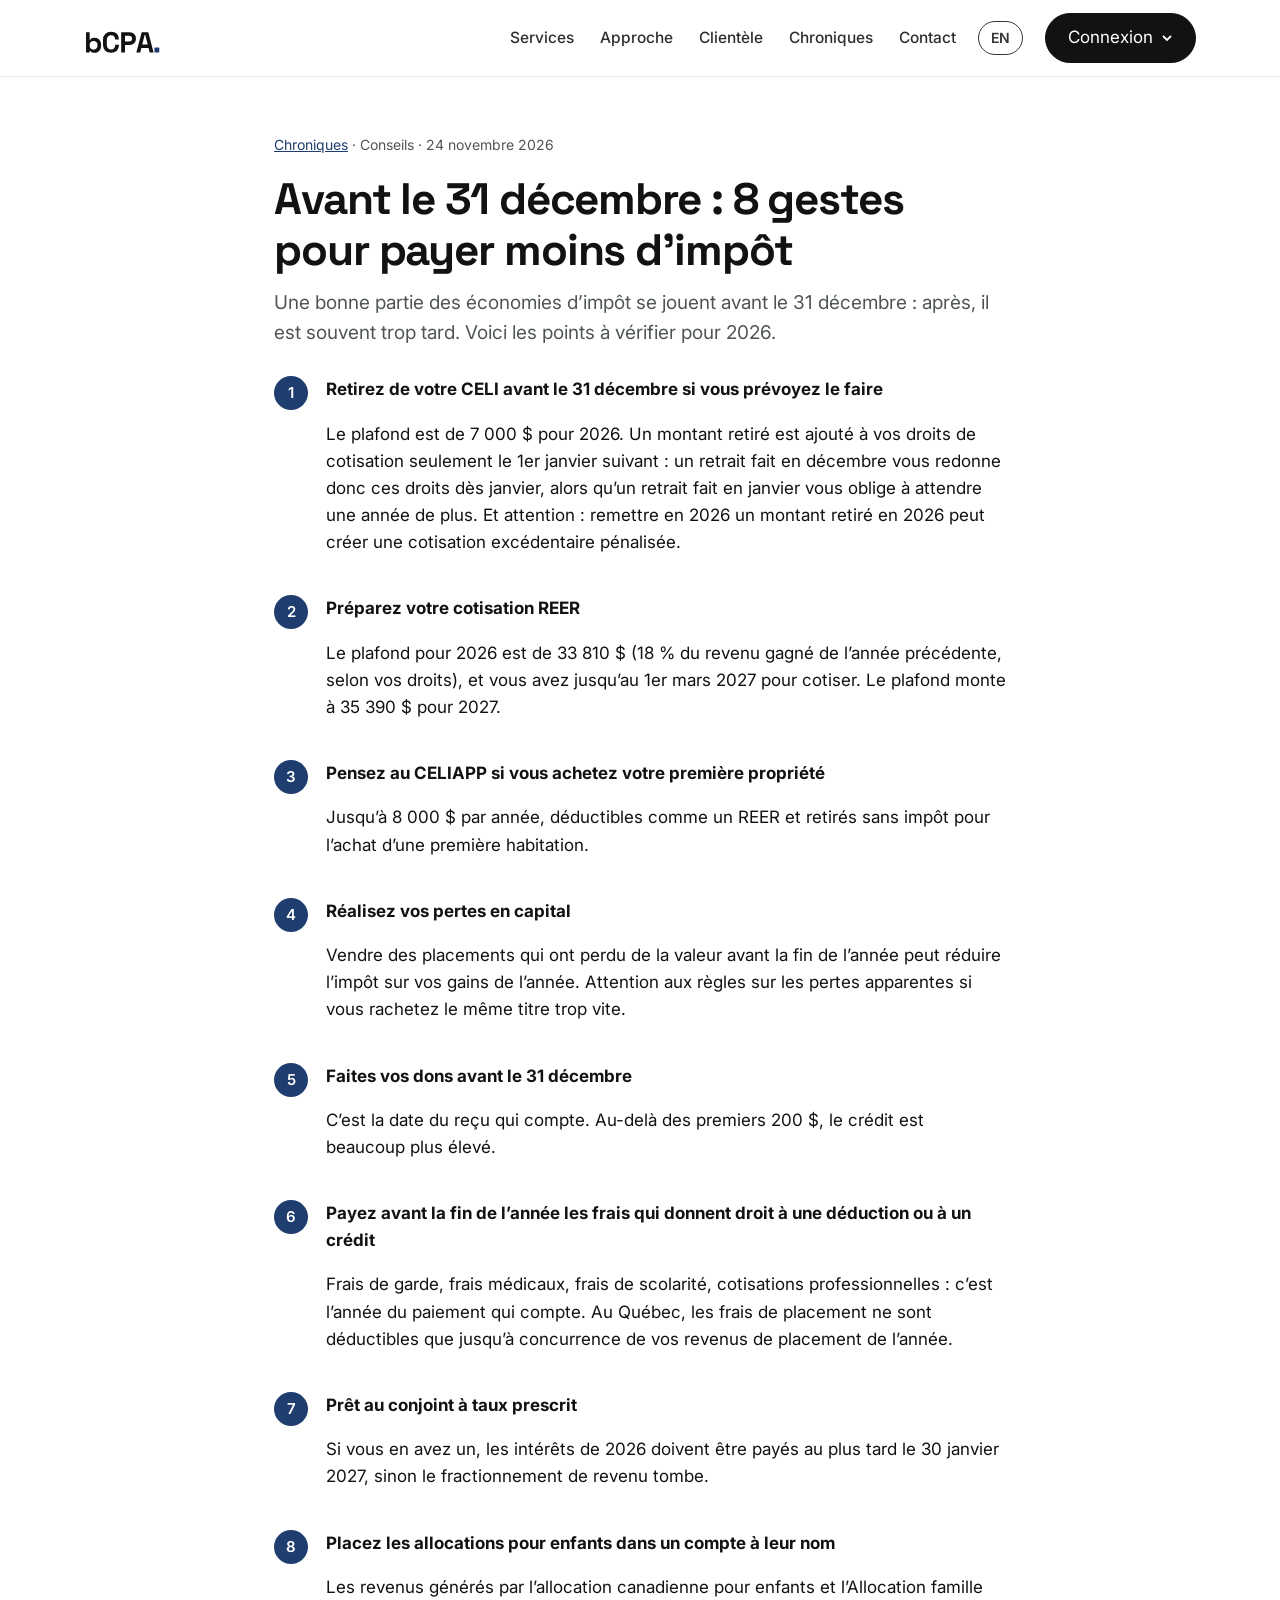
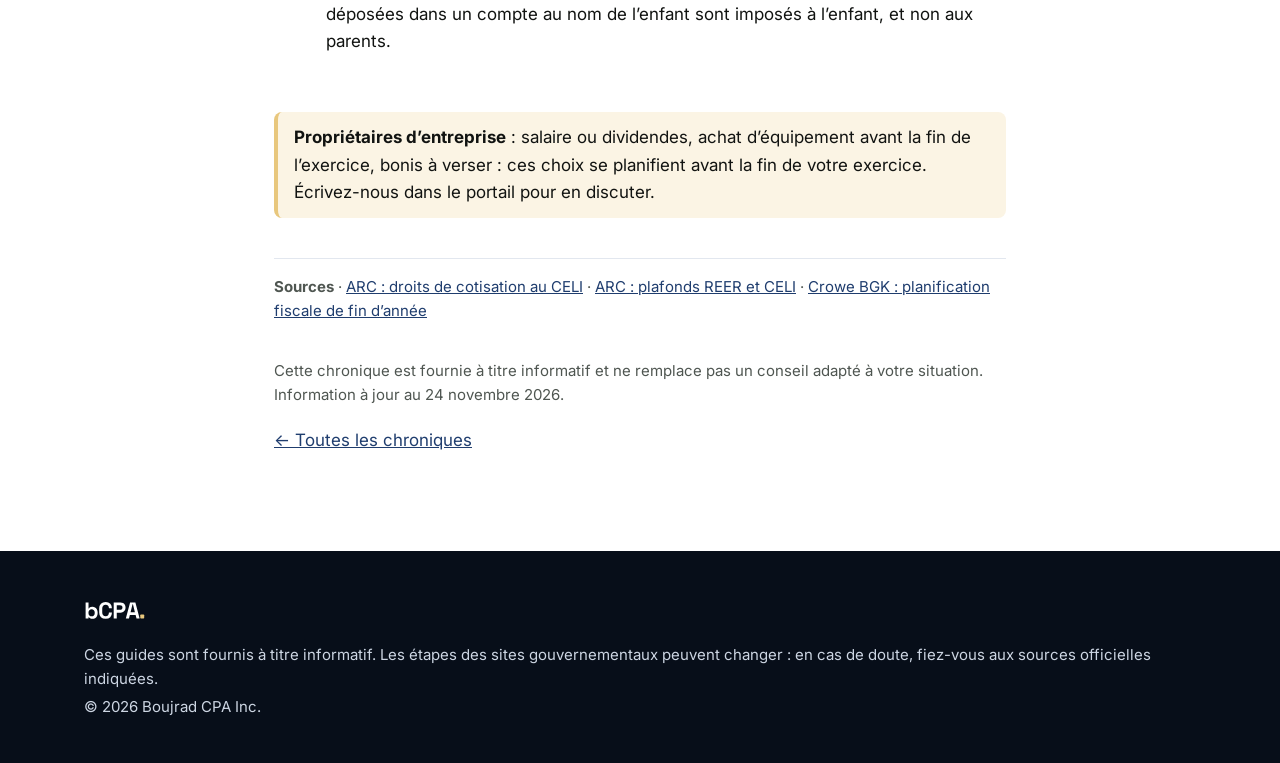
<file: site/guides/fin-annee-2026.html>
<!DOCTYPE html><html lang="fr-CA"><head><meta charset="utf-8"><meta name="viewport" content="width=device-width,initial-scale=1">
<title>Avant le 31 décembre : 8 gestes pour payer moins d’impôt · Boujrad CPA Inc.</title><script>document.documentElement.classList.add('js')</script><meta property="og:type" content="article"><meta property="og:site_name" content="Boujrad CPA Inc."><meta name="description" content="CELI, REER, pertes en capital, dons, dépenses à payer avant la fin de l’année : la liste à vérifier d’ici le 31 décembre 2026."><link rel="canonical" href="https://boujradcpa.com/guides/fin-annee-2026.html">
<link rel="icon" href="/favicon.svg" type="image/svg+xml"><meta property="og:title" content="Avant le 31 décembre : 8 gestes pour payer moins d’impôt"><meta property="og:description" content="CELI, REER, pertes en capital, dons, dépenses à payer avant la fin de l’année : la liste à vérifier d’ici le 31 décembre 2026.">
<link href="https://fonts.googleapis.com/css2?family=Inter:wght@400;500;600&family=Space+Grotesk:wght@500;700&display=swap" rel="stylesheet"><style>/* VOICE a CPA firm's public site: confident, warm, precise
   IDEA a ledger in motion: rising columns, ruled lines, totals that land
   PICTURE full-screen night-green hero with animated rising columns and a rotating lowercase promise
   COLOUR night green #0b1626 for hero and contact, white body, mint #e8c77d highlight, deep green #1f3d6e actions
   TYPE Space Grotesk 700 (lowercase display) + Inter
   LAYOUT hero full screen; services as rows; values grid; method line; clients; contact split */
:root{color-scheme:light;--bg:#fff;--ink:#111311;--mute:#4f5651;--night:#0b1626;--mint:#e8c77d;--deep:#1f3d6e;--line:#e2e7ef;--soft:#f4f6fa}
*{box-sizing:border-box;min-width:0}
html{scroll-behavior:smooth;scroll-padding-top:80px}
body{margin:0;background:var(--bg);color:var(--ink);font:17px/1.6 Inter,system-ui,sans-serif;overflow-x:clip;-webkit-font-smoothing:antialiased}
h1,h2,h3{font-family:"Space Grotesk",Inter,sans-serif;letter-spacing:-.025em;line-height:1.02;margin:0}
h2{font-size:clamp(36px,5vw,66px)}
h3{font-size:22px;line-height:1.2}
a{color:inherit}
.wrap{max-width:1240px;margin:0 auto;padding-left:max(5vw,16px);padding-right:max(5vw,16px)}
.band{padding-block:clamp(72px,9vw,136px)}
.soft{background:var(--soft)}
header{position:fixed;inset:0 0 auto;z-index:20;transition:background .35s,color .35s,box-shadow .35s;color:#fff}
header.solid{background:rgba(255,255,255,.96);color:var(--ink);box-shadow:0 1px 0 var(--line);backdrop-filter:blur(8px)}
.nav{display:flex;align-items:center;gap:22px;min-height:76px}
.brand{display:flex;align-items:center;gap:10px;text-decoration:none;font-family:"Space Grotesk",sans-serif;font-weight:700;font-size:21px;margin-right:auto}
.brand svg{flex:none}
.links{display:flex;gap:26px}
.links a{text-decoration:none;font-size:15.5px;font-weight:500;opacity:.88;position:relative}
.links a::after{content:"";position:absolute;left:0;right:100%;bottom:-6px;height:2px;background:var(--deep);transition:right .3s}
header:not(.solid) .links a::after{background:var(--mint)}
.links a:hover::after{right:0}
.lang{font-size:14px;font-weight:600;text-decoration:none;border:1px solid currentColor;border-radius:999px;padding:5px 12px;opacity:.85}
.btn{display:inline-flex;align-items:center;gap:10px;min-height:48px;padding:10px 22px;border-radius:999px;font-weight:600;font-size:16px;text-decoration:none;border:1.5px solid currentColor;background:transparent;color:inherit;cursor:pointer;font-family:inherit;transition:transform .25s,background .25s,color .25s}
.btn:hover{transform:translateY(-2px)}
.btn.mint{background:var(--mint);border-color:var(--mint);color:var(--night)}
header.solid .btn.mint{background:var(--ink);border-color:var(--ink);color:#fff}
.btn.deep{background:var(--deep);border-color:var(--deep);color:#fff}
.btn .ar{transition:transform .25s}
.btn:hover .ar{transform:translateX(4px)}
:focus-visible{outline:3px solid var(--deep);outline-offset:3px}
.hero{background:var(--night);color:#fff;min-height:min(100svh,940px);position:relative;overflow:hidden;display:grid;align-items:end}
.hero .cols{position:absolute;left:0;right:0;bottom:0;height:78%;display:flex;align-items:flex-end;gap:clamp(6px,1.2vw,18px);padding:0 max(5vw,16px)}
.hero .cols i{flex:1;background:linear-gradient(#1d3352,#13233a);border-top:2px solid #33507a;transform-origin:bottom;animation:grow 1.6s cubic-bezier(.2,.7,.2,1) both}
.hero .cols i.hi{background:linear-gradient(var(--mint),#c99d45);border-top-color:#fff}
.hero .veil{position:absolute;inset:0;background:linear-gradient(90deg,rgba(11,22,38,.92) 0%,rgba(11,22,38,.7) 45%,rgba(11,22,38,.15) 100%)}
.hero .in{position:relative;padding-bottom:clamp(64px,11vh,130px);padding-top:150px}
.hero .pre{font-family:"Space Grotesk",sans-serif;font-size:clamp(24px,2.8vw,38px);color:var(--mint);margin:0 0 4px}
.hero h1{font-size:clamp(44px,7.6vw,116px);min-height:2.08em;max-width:12ch}
.hero h1 span{display:inline-block;animation:swap .8s cubic-bezier(.2,.7,.2,1) both}
.hero .in>p:not(.pre){font-size:clamp(17px,1.5vw,20px);max-width:36em;color:#d5deeb;margin:22px 0 32px}
.acts{display:flex;gap:12px;flex-wrap:wrap}
.cue{position:absolute;right:max(5vw,16px);bottom:clamp(64px,11vh,130px);font-size:13px;display:flex;flex-direction:column;align-items:center;gap:10px;color:#d5deeb}
.cue b{width:1.5px;height:56px;background:linear-gradient(var(--mint),transparent);animation:drip 1.8s infinite}
.mq{background:var(--mint);overflow:hidden;white-space:nowrap;border-block:1px solid #d9b45f}
.mq div{display:inline-flex;gap:46px;padding:20px 0;animation:mq 40s linear infinite;font-family:"Space Grotesk",sans-serif;font-size:clamp(20px,2.4vw,30px);font-weight:500}
.mq span::after{content:"\25CF";margin-left:46px;font-size:.45em;vertical-align:middle;color:var(--deep)}
.head{display:grid;grid-template-columns:minmax(0,1.1fr) minmax(0,1fr);gap:40px;align-items:end;margin-bottom:56px}
.head p{color:var(--mute);margin:0;font-size:18px}
.rows{border-top:2px solid var(--ink)}
.row{display:grid;grid-template-columns:56px minmax(0,1fr) minmax(0,1.25fr) 40px;gap:24px;align-items:center;padding:26px 0;border-bottom:1px solid var(--line);position:relative;isolation:isolate}
.row::before{content:"";position:absolute;inset:0 -18px;background:var(--mint);transform:scaleX(0);transform-origin:left;transition:transform .45s cubic-bezier(.2,.7,.2,1);z-index:-1;border-radius:8px}
.row:hover::before{transform:scaleX(1)}
.row svg{width:36px;height:36px;fill:none;stroke:var(--deep);stroke-width:1.8;stroke-linecap:round;stroke-linejoin:round}
.row h3{font-size:clamp(22px,2.4vw,30px)}
.row p{margin:0;color:var(--mute);font-size:16px}
.row .go{font-size:24px;transition:transform .3s;justify-self:end}
.row:hover .go{transform:translateX(4px) rotate(-45deg)}
.vals{display:grid;grid-template-columns:repeat(4,minmax(0,1fr));gap:18px}
.vals div{background:var(--soft);border-radius:18px;padding:30px 26px 34px;transition:transform .35s,background .35s,color .35s}
.vals div:hover{transform:translateY(-6px);background:var(--night);color:#fff}
.vals div:hover p{color:#d5deeb}
.vals h3{font-size:26px;margin-bottom:12px}
.vals p{margin:0;color:var(--mute);font-size:16px;transition:color .35s}
.vals .dot{display:block;width:14px;height:14px;border-radius:50%;background:var(--deep);margin-bottom:46px;box-shadow:0 0 0 6px #f3e3bd}
.steps{display:grid;grid-template-columns:repeat(3,minmax(0,1fr));gap:34px;margin:0;padding:0;position:relative}
.steps::before{content:"";position:absolute;left:0;right:0;top:27px;height:2px;background:#d6dde8}
.steps::after{content:"";position:absolute;left:0;top:27px;height:2px;width:100%;background:var(--deep);transform:scaleX(0);transform-origin:left;transition:transform 1.8s cubic-bezier(.2,.7,.2,1)}
.steps.on::after{transform:scaleX(1)}
.steps li{list-style:none;position:relative}
.steps b{display:grid;place-items:center;width:56px;height:56px;border-radius:50%;background:var(--ink);color:var(--mint);font-family:"Space Grotesk",sans-serif;font-size:22px;margin-bottom:22px;position:relative;z-index:1}
.steps p{margin:8px 0 0;color:var(--mute)}
.cl{display:flex;flex-wrap:wrap;gap:12px;margin:0;padding:0}
.cl li{list-style:none;border:1.5px solid var(--ink);border-radius:999px;padding:12px 22px;font-family:"Space Grotesk",sans-serif;font-size:clamp(17px,1.8vw,22px);transition:background .25s,color .25s}
.cl li:hover{background:var(--ink);color:var(--mint)}
.contact{background:var(--night);color:#fff}
.ct{display:grid;grid-template-columns:minmax(0,1fr) minmax(0,1.2fr);gap:clamp(36px,6vw,90px);align-items:start}
.contact .lead{color:#d5deeb;margin:20px 0 0;font-size:18px}
.card{border-top:1px solid #2a3f5e;padding-top:20px;margin-top:32px}
.card h3{color:var(--mint);font-size:18px;margin-bottom:10px}
.card address{font-style:normal;color:#e8edf5}
.maplink{color:var(--mint)}
.hours{width:100%;border-collapse:collapse;color:#e8edf5}
.hours td{padding:9px 0;border-bottom:1px solid #2a3f5e}
.hours td:last-child{text-align:right;white-space:nowrap;font-weight:600}
form{background:#fff;color:var(--ink);border-radius:20px;padding:clamp(22px,3vw,38px);display:grid;grid-template-columns:repeat(2,minmax(0,1fr));gap:16px}
form .full{grid-column:1/-1}
form h3{font-size:26px}
label{display:grid;gap:6px;font-size:14.5px;font-weight:600}
input,select,textarea{font:16px Inter,system-ui,sans-serif;padding:12px 14px;border:1.5px solid #c3cddc;border-radius:10px;background:#fff;color:var(--ink);min-height:48px;width:100%;transition:border-color .2s}
input:focus,select:focus,textarea:focus{border-color:var(--deep);outline:none}
textarea{min-height:130px;resize:vertical}
form .note{font-size:13px;color:var(--mute);margin:0}
.hp{position:absolute;left:-9999px}
footer{background:#070e19;color:#cdd6e3}
footer .wrap{display:flex;flex-wrap:wrap;gap:24px 56px;justify-content:space-between;padding-block:44px;font-size:15px}
footer .brand{color:#fff}
.js .rv{opacity:0;transform:translateY(34px);transition:opacity .8s cubic-bezier(.2,.7,.2,1),transform .8s cubic-bezier(.2,.7,.2,1)}
.js .rv.on{opacity:1;transform:none}
.thanks{min-height:100svh;display:grid;place-items:center;text-align:center;background:var(--night);color:#fff}
.thanks h1{font-size:clamp(36px,6vw,72px);margin-bottom:16px}
@keyframes grow{from{transform:scaleY(0)}to{transform:scaleY(1)}}
@keyframes swap{from{opacity:0;transform:translateY(.4em)}to{opacity:1;transform:none}}
@keyframes mq{to{transform:translateX(-50%)}}
@keyframes drip{0%{transform:scaleY(0);transform-origin:top}50%{transform:scaleY(1);transform-origin:top}51%{transform-origin:bottom}100%{transform:scaleY(0);transform-origin:bottom}}
@media(max-width:1000px){.vals{grid-template-columns:repeat(2,minmax(0,1fr))}.row{grid-template-columns:44px minmax(0,1fr) 32px}.row p{grid-column:2/3}.row .go{grid-row:1;grid-column:3}}
@media(max-width:820px){.links{display:none}.head,.ct{grid-template-columns:1fr}.cue{display:none}.hero .veil{background:linear-gradient(180deg,rgba(11,22,38,.55),rgba(11,22,38,.9))}}
@media(max-width:600px){body{font-size:16px}.nav{gap:10px}.nav .btn{padding:8px 14px;min-height:40px;font-size:14px}.brand span{display:none}.vals{grid-template-columns:1fr}.steps{grid-template-columns:1fr}.steps::before,.steps::after{display:none}form{grid-template-columns:1fr}.hero .cols{height:55%}}
@media(prefers-reduced-motion:reduce){html{scroll-behavior:auto}*,*::before,*::after{animation:none!important;transition:none!important}.js .rv{opacity:1;transform:none}}

.brand .wm{display:block}.wdot{fill:var(--mint)}header.solid .wdot{fill:var(--deep)}

/* menu Connexion */
.cxb{display:inline-flex;align-items:center;gap:8px;cursor:pointer;font:inherit}.cxb svg{transition:transform .25s}.cxb[aria-expanded=true] svg{transform:rotate(180deg)}
.cxp{position:absolute;left:0;right:0;top:100%;background:#fff;color:var(--ink);box-shadow:0 18px 40px rgba(11,22,38,.18);border-top:1px solid var(--line);opacity:0;visibility:hidden;transform:translateY(-10px);clip-path:inset(0 0 100% 0);transition:opacity .25s,transform .3s cubic-bezier(.2,.7,.2,1),clip-path .35s cubic-bezier(.2,.7,.2,1),visibility .35s}
.cxp.open{opacity:1;visibility:visible;transform:none;clip-path:inset(0 0 0 0)}
.cxg{display:grid;grid-template-columns:1fr 1.3fr;gap:clamp(16px,4vw,48px);padding-top:28px;padding-bottom:30px}
.cxk{font-family:'Space Grotesk',sans-serif;font-weight:700;font-size:22px;margin:0 0 4px}.cxd{color:var(--mute);margin:0 0 14px}.cxn{color:var(--mute);font-size:14px;margin:10px 0 0}
.cxl{display:grid;gap:8px}.cxl a{display:flex;justify-content:space-between;align-items:center;padding:12px 16px;border:1px solid var(--line);border-radius:10px;text-decoration:none;color:var(--ink);font-weight:600}.cxl a:hover{border-color:var(--ink)}.cxl a span{transition:transform .2s}.cxl a:hover span{transform:translateX(4px)}
.cxm{background:var(--soft);border-radius:14px;padding:22px}
@media(max-width:760px){.cxg{grid-template-columns:1fr}}
@media(prefers-reduced-motion:reduce){.cxp,.cxb svg{transition:none}}
@media (max-width:640px){.hero{min-height:auto}.hero .in{padding-top:120px;padding-bottom:56px}}

.gmain{padding:120px 0 80px}.gmain .wrap{max-width:860px}.gmain h1{font:700 clamp(30px,4vw,44px)/1.15 'Space Grotesk',sans-serif;margin:0 0 12px}
.gmain .lede{color:var(--mute);font-size:19px;margin:0 0 28px}.crumb{font-size:14px;color:var(--mute);margin-bottom:18px}.crumb a{color:var(--deep)}
.gmain h2{font:700 24px/1.25 'Space Grotesk',sans-serif;margin:40px 0 12px}.gmain h3{font-size:18px;margin:26px 0 8px}
.gsteps{counter-reset:s;list-style:none;padding:0;margin:0}.gsteps>li{counter-increment:s;position:relative;padding:0 0 22px 52px}
.gsteps>li::before{content:counter(s);position:absolute;left:0;top:0;width:34px;height:34px;border-radius:50%;background:var(--deep);color:#fff;display:grid;place-items:center;font-weight:600;font-size:15px}
.gsteps>li b{display:block;margin-bottom:2px}.shot{display:block;max-width:100%;border:1px solid var(--line);border-radius:12px;box-shadow:0 8px 30px rgba(11,22,38,.08);margin:12px 0 6px}
.tip{background:#fbf4e4;border-left:4px solid var(--mint);border-radius:8px;padding:12px 16px;margin:18px 0}.need{background:var(--soft);border-radius:12px;padding:16px 20px;margin:18px 0}
.need ul{margin:6px 0 0;padding-left:20px}.src{font-size:15px;color:var(--mute);border-top:1px solid var(--line);margin-top:40px;padding-top:16px}.src a{color:var(--deep)}
.gcards{display:grid;grid-template-columns:repeat(auto-fit,minmax(250px,1fr));gap:16px;margin-top:20px}
.gcard{display:block;border:1px solid var(--line);border-radius:14px;padding:20px;color:inherit;text-decoration:none;transition:border-color .2s,transform .2s}
.gcard:hover{border-color:var(--deep);transform:translateY(-2px)}.gcard small{color:var(--deep);font-weight:600;text-transform:uppercase;letter-spacing:.06em;font-size:12px}
.gcard h2{font-size:20px;margin:6px 0 6px}.gcard p{margin:0;color:var(--mute);font-size:15px}
.gmain a{color:var(--deep)}.gmain .btn{color:#fff}
</style></head><body>
<header><div class="wrap nav"><a class="brand" href="/"><svg class="wm" width="76.2" height="30" viewBox="0 -2 264 104" role="img" aria-label="bCPA"><path d="M36.800000000000004 101.4Q30.1 101.4 26.5 99.1Q22.900000000000002 96.8 21.200000000000003 94.0H19.400000000000002V100.0H7.0V30.0H19.6V56.099999999999994H21.400000000000002Q22.5 54.3 24.35 52.699999999999996Q26.200000000000003 51.099999999999994 29.250000000000004 50.05Q32.300000000000004 49.0 36.800000000000004 49.0Q42.800000000000004 49.0 47.900000000000006 51.95Q53.0 54.9 56.1 60.599999999999994Q59.2 66.3 59.2 74.4V76.0Q59.2 84.1 56.1 89.8Q53.0 95.5 47.900000000000006 98.45Q42.800000000000004 101.4 36.800000000000004 101.4ZM33.0 90.4Q38.800000000000004 90.4 42.7 86.65Q46.6 82.9 46.6 75.7V74.7Q46.6 67.5 42.75 63.75Q38.900000000000006 60.0 33.0 60.0Q27.200000000000003 60.0 23.300000000000004 63.75Q19.400000000000002 67.5 19.400000000000002 74.7V75.7Q19.400000000000002 82.9 23.300000000000004 86.65Q27.200000000000003 90.4 33.0 90.4ZM94.0 101.4Q81.0 101.4 73.4 94.15Q65.80000000000001 86.9 65.80000000000001 73.4V56.599999999999994Q65.80000000000001 43.099999999999994 73.4 35.849999999999994Q81.0 28.599999999999994 94.0 28.599999999999994Q106.9 28.599999999999994 113.95 35.64999999999999Q121.0 42.699999999999996 121.0 55.0V55.599999999999994H108.0V54.599999999999994Q108.0 48.4 104.55000000000001 44.4Q101.10000000000001 40.4 94.0 40.4Q87.0 40.4 83.0 44.7Q79.0 49.0 79.0 56.4V73.6Q79.0 80.9 83.0 85.25Q87.0 89.6 94.0 89.6Q101.10000000000001 89.6 104.55000000000001 85.55Q108.0 81.5 108.0 75.4V73.6H121.0V75.0Q121.0 87.3 113.95 94.35Q106.9 101.4 94.0 101.4ZM128.8 100.0V30.0H157.60000000000002Q164.20000000000002 30.0 169.25 32.65Q174.3 35.3 177.15000000000003 40.099999999999994Q180.00000000000003 44.9 180.00000000000003 51.5V52.9Q180.00000000000003 59.4 177.05 64.25Q174.10000000000002 69.1 169.05 71.75Q164.00000000000003 74.4 157.60000000000002 74.4H142.00000000000003V100.0ZM142.00000000000003 62.4H156.3Q161.00000000000003 62.4 163.90000000000003 59.8Q166.8 57.199999999999996 166.8 52.699999999999996V51.699999999999996Q166.8 47.199999999999996 163.90000000000003 44.599999999999994Q161.00000000000003 42.0 156.3 42.0H142.00000000000003ZM181.40000000000003 100.0 199.8 30.0H222.8L241.20000000000002 100.0H227.60000000000002L223.8 84.6H198.8L195.00000000000003 100.0ZM201.90000000000003 72.4H220.70000000000002L212.20000000000002 38.3H210.40000000000003Z" fill="currentColor"/><g class="wdot"><rect x="244.0" y="83" width="17" height="17" rx="3"/></g></svg></a><nav class="links" aria-label="Navigation"><a href="/#services">Services</a><a href="/#approche">Approche</a><a href="/#clientele">Clientèle</a><a href="/guides/">Chroniques</a><a href="/#contact">Contact</a></nav>
<a class="lang" href="/en/" hreflang="en" title="English">EN</a><button class="btn mint cxb" id="cxB" aria-expanded="false" aria-controls="cxP">Connexion<svg width="12" height="12" viewBox="0 0 12 12" aria-hidden="true"><path d="M2 4l4 4 4-4" fill="none" stroke="currentColor" stroke-width="1.8"/></svg></button></div>
<div class="cxp" id="cxP" role="region" aria-label="Connexion"><div class="wrap cxg">
<div class="cxc"><p class="cxk">Intranet</p><p class="cxd">Réservé à l’équipe du cabinet.</p><div class="cxl"><a href="https://app.boujradcpa.com/">Comptabilité <span>→</span></a><a href="https://app.boujradcpa.com/centre.html">Gestion du cabinet <span>→</span></a></div></div>
<div class="cxc cxm"><p class="cxk">Portail client</p><p class="cxd">Remplissez votre formulaire d’impôt et déposez vos documents en toute sécurité.</p><a class="btn deep" href="https://app.boujradcpa.com/portail.html">Accéder au portail</a><p class="cxn">Nouveau client? Créez votre compte sur le portail.</p></div>
</div></div></header>
<main class="gmain"><div class="wrap"><p class="crumb"><a href="/guides/">Chroniques</a> · Conseils · 24 novembre 2026</p><h1>Avant le 31 décembre : 8 gestes pour payer moins d’impôt</h1>
<p class="lede">Une bonne partie des économies d’impôt se jouent avant le 31 décembre : après, il est souvent trop tard. Voici les points à vérifier pour 2026.</p>
<ol class="gsteps">
<li><b>Retirez de votre CELI avant le 31 décembre si vous prévoyez le faire</b><p>Le plafond est de 7 000 $ pour 2026. Un montant retiré est ajouté à vos droits de cotisation seulement le 1er janvier suivant : un retrait fait en décembre vous redonne donc ces droits dès janvier, alors qu’un retrait fait en janvier vous oblige à attendre une année de plus. Et attention : remettre en 2026 un montant retiré en 2026 peut créer une cotisation excédentaire pénalisée.</p></li>
<li><b>Préparez votre cotisation REER</b><p>Le plafond pour 2026 est de 33 810 $ (18 % du revenu gagné de l’année précédente, selon vos droits), et vous avez jusqu’au 1er mars 2027 pour cotiser. Le plafond monte à 35 390 $ pour 2027.</p></li>
<li><b>Pensez au CELIAPP si vous achetez votre première propriété</b><p>Jusqu’à 8 000 $ par année, déductibles comme un REER et retirés sans impôt pour l’achat d’une première habitation.</p></li>
<li><b>Réalisez vos pertes en capital</b><p>Vendre des placements qui ont perdu de la valeur avant la fin de l’année peut réduire l’impôt sur vos gains de l’année. Attention aux règles sur les pertes apparentes si vous rachetez le même titre trop vite.</p></li>
<li><b>Faites vos dons avant le 31 décembre</b><p>C’est la date du reçu qui compte. Au-delà des premiers 200 $, le crédit est beaucoup plus élevé.</p></li>
<li><b>Payez avant la fin de l’année les frais qui donnent droit à une déduction ou à un crédit</b><p>Frais de garde, frais médicaux, frais de scolarité, cotisations professionnelles : c’est l’année du paiement qui compte. Au Québec, les frais de placement ne sont déductibles que jusqu’à concurrence de vos revenus de placement de l’année.</p></li>
<li><b>Prêt au conjoint à taux prescrit</b><p>Si vous en avez un, les intérêts de 2026 doivent être payés au plus tard le 30 janvier 2027, sinon le fractionnement de revenu tombe.</p></li>
<li><b>Placez les allocations pour enfants dans un compte à leur nom</b><p>Les revenus générés par l’allocation canadienne pour enfants et l’Allocation famille déposées dans un compte au nom de l’enfant sont imposés à l’enfant, et non aux parents.</p></li>
</ol>
<div class="tip"><strong>Propriétaires d’entreprise</strong> : salaire ou dividendes, achat d’équipement avant la fin de l’exercice, bonis à verser : ces choix se planifient avant la fin de votre exercice. Écrivez-nous dans le portail pour en discuter.</div>
<div class="src"><strong>Sources</strong> · <a href="https://www.canada.ca/fr/agence-revenu/services/impot/particuliers/sujets/compte-epargne-libre-impot/cotiser/calculer-droits.html" rel="noopener">ARC : droits de cotisation au CELI</a> · <a href="https://www.canada.ca/fr/agence-revenu/services/impot/administrateurs-regimes-enregistres/fesp/plafonds-cd-reer-rpdb-celi-mgap.html" rel="noopener">ARC : plafonds REER et CELI</a> · <a href="https://www.crowe.com/ca/crowebgk/fr-ca/publications/yetp-2025-2026" rel="noopener">Crowe BGK : planification fiscale de fin d’année</a></div><p class="src" style="border:0;margin-top:20px">Cette chronique est fournie à titre informatif et ne remplace pas un conseil adapté à votre situation. Information à jour au 24 novembre 2026.</p><p style="margin-top:20px"><a href="/guides/">← Toutes les chroniques</a></p></div></main>
<footer><div class="wrap"><div><a class="brand" href="/"><svg class="wm" width="60.9" height="24" viewBox="0 -2 264 104" role="img" aria-label="bCPA"><path d="M36.800000000000004 101.4Q30.1 101.4 26.5 99.1Q22.900000000000002 96.8 21.200000000000003 94.0H19.400000000000002V100.0H7.0V30.0H19.6V56.099999999999994H21.400000000000002Q22.5 54.3 24.35 52.699999999999996Q26.200000000000003 51.099999999999994 29.250000000000004 50.05Q32.300000000000004 49.0 36.800000000000004 49.0Q42.800000000000004 49.0 47.900000000000006 51.95Q53.0 54.9 56.1 60.599999999999994Q59.2 66.3 59.2 74.4V76.0Q59.2 84.1 56.1 89.8Q53.0 95.5 47.900000000000006 98.45Q42.800000000000004 101.4 36.800000000000004 101.4ZM33.0 90.4Q38.800000000000004 90.4 42.7 86.65Q46.6 82.9 46.6 75.7V74.7Q46.6 67.5 42.75 63.75Q38.900000000000006 60.0 33.0 60.0Q27.200000000000003 60.0 23.300000000000004 63.75Q19.400000000000002 67.5 19.400000000000002 74.7V75.7Q19.400000000000002 82.9 23.300000000000004 86.65Q27.200000000000003 90.4 33.0 90.4ZM94.0 101.4Q81.0 101.4 73.4 94.15Q65.80000000000001 86.9 65.80000000000001 73.4V56.599999999999994Q65.80000000000001 43.099999999999994 73.4 35.849999999999994Q81.0 28.599999999999994 94.0 28.599999999999994Q106.9 28.599999999999994 113.95 35.64999999999999Q121.0 42.699999999999996 121.0 55.0V55.599999999999994H108.0V54.599999999999994Q108.0 48.4 104.55000000000001 44.4Q101.10000000000001 40.4 94.0 40.4Q87.0 40.4 83.0 44.7Q79.0 49.0 79.0 56.4V73.6Q79.0 80.9 83.0 85.25Q87.0 89.6 94.0 89.6Q101.10000000000001 89.6 104.55000000000001 85.55Q108.0 81.5 108.0 75.4V73.6H121.0V75.0Q121.0 87.3 113.95 94.35Q106.9 101.4 94.0 101.4ZM128.8 100.0V30.0H157.60000000000002Q164.20000000000002 30.0 169.25 32.65Q174.3 35.3 177.15000000000003 40.099999999999994Q180.00000000000003 44.9 180.00000000000003 51.5V52.9Q180.00000000000003 59.4 177.05 64.25Q174.10000000000002 69.1 169.05 71.75Q164.00000000000003 74.4 157.60000000000002 74.4H142.00000000000003V100.0ZM142.00000000000003 62.4H156.3Q161.00000000000003 62.4 163.90000000000003 59.8Q166.8 57.199999999999996 166.8 52.699999999999996V51.699999999999996Q166.8 47.199999999999996 163.90000000000003 44.599999999999994Q161.00000000000003 42.0 156.3 42.0H142.00000000000003ZM181.40000000000003 100.0 199.8 30.0H222.8L241.20000000000002 100.0H227.60000000000002L223.8 84.6H198.8L195.00000000000003 100.0ZM201.90000000000003 72.4H220.70000000000002L212.20000000000002 38.3H210.40000000000003Z" fill="currentColor"/><g class="wdot"><rect x="244.0" y="83" width="17" height="17" rx="3"/></g></svg></a></div><div><p style="margin:0">Ces guides sont fournis à titre informatif. Les étapes des sites gouvernementaux peuvent changer : en cas de doute, fiez-vous aux sources officielles indiquées.</p><p style="margin:4px 0 0">© 2026 Boujrad CPA Inc.</p></div></div></footer><script>{
const h = document.querySelector('header');
const hero = document.querySelector('.hero');
const sc = () => h.classList.toggle('solid', !hero || scrollY > 40);
sc(); addEventListener('scroll', sc, {passive: true});
const R = matchMedia('(prefers-reduced-motion: reduce)').matches;
const io = ('IntersectionObserver' in window) ? new IntersectionObserver(es => es.forEach(e => {
  if (e.isIntersecting) { e.target.classList.add('on'); io.unobserve(e.target); }
}), {threshold: .12}) : null;
document.documentElement.classList.add('js');
document.querySelectorAll('.rv,.steps').forEach(el => {
  if (!io || R) { el.classList.add('on'); return; }
  el.style.transitionDelay = (el.dataset.d || 0) + 'ms';
  io.observe(el);
});
let w = document.querySelector('.hero h1 span');
if (w && !R) {
  const L = JSON.parse(w.dataset.w); let k = 0;
  setInterval(() => {
    k = (k + 1) % L.length;
    const n = w.cloneNode(); n.textContent = L[k]; w.replaceWith(n); w = n;
  }, 3200);
}
}

/* menu Connexion déroulant */
(()=>{const b=document.getElementById('cxB'),p=document.getElementById('cxP');if(!b||!p)return;
  const set=o=>{p.classList.toggle('open',o);b.setAttribute('aria-expanded',o);document.querySelector('header')?.classList.toggle('cxo',o)};
  b.addEventListener('click',e=>{e.stopPropagation();set(!p.classList.contains('open'))});
  document.addEventListener('click',e=>{if(!p.contains(e.target))set(false)});document.addEventListener('keydown',e=>{if(e.key==='Escape'){set(false);b.focus()}})})();
</script></body></html>
</file>
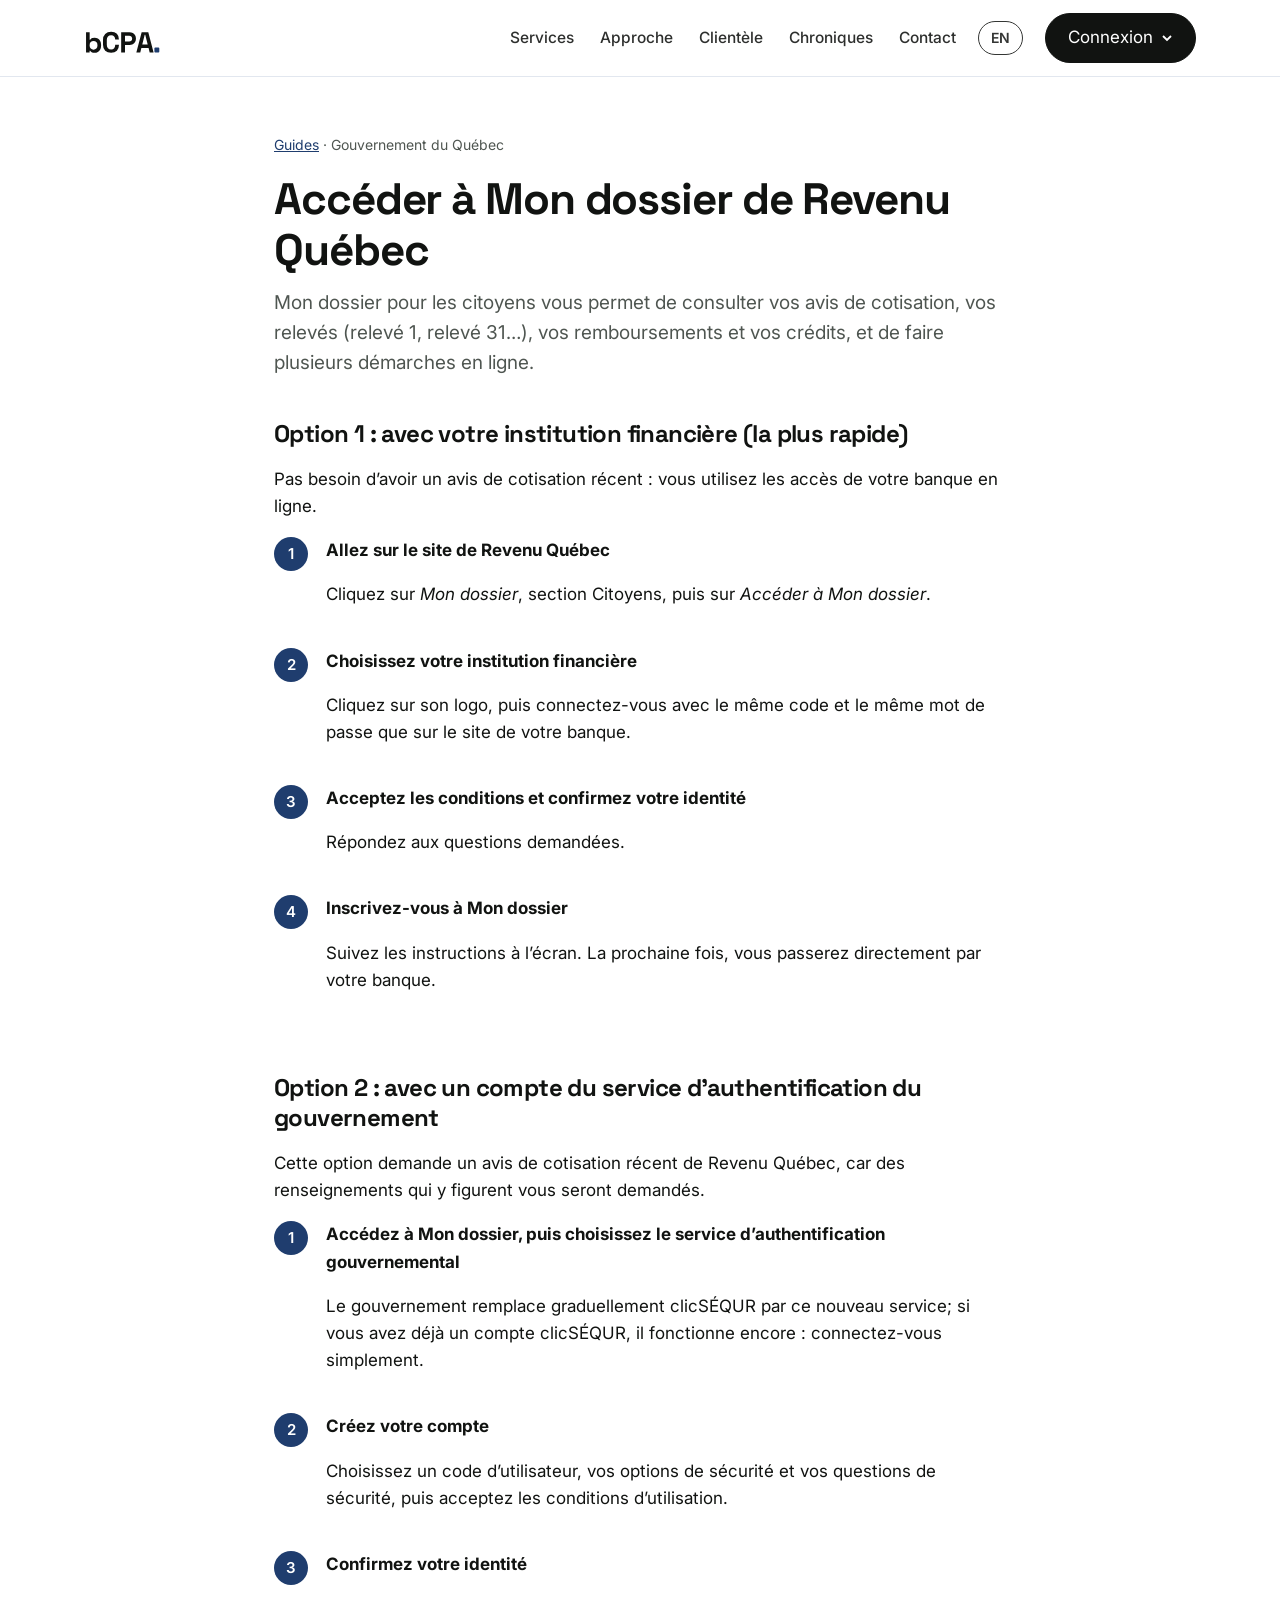
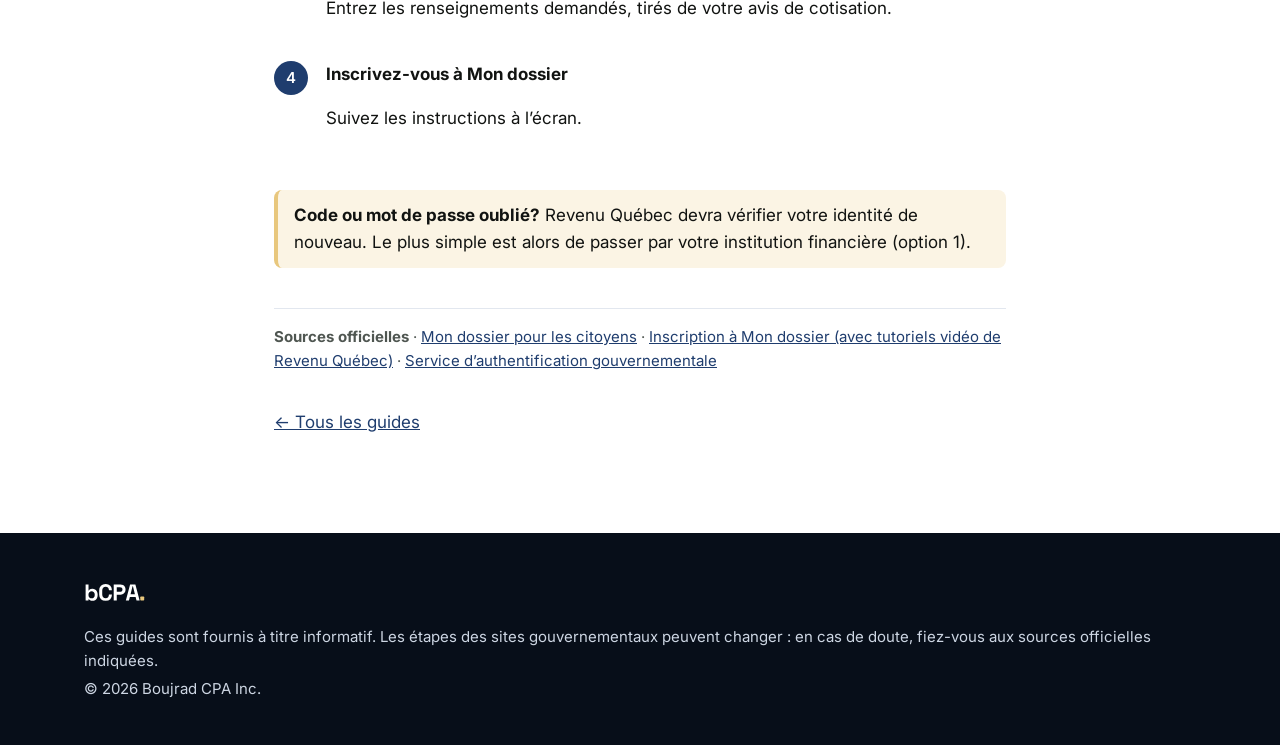
<file: site/guides/mon-dossier-revenu-quebec.html>
<!DOCTYPE html><html lang="fr-CA"><head><meta charset="utf-8"><meta name="viewport" content="width=device-width,initial-scale=1">
<title>Accéder à Mon dossier de Revenu Québec · Boujrad CPA Inc.</title><script>document.documentElement.classList.add('js')</script><meta property="og:type" content="article"><meta property="og:site_name" content="Boujrad CPA Inc."><meta name="description" content="Voir vos avis de cotisation du Québec, vos relevés et vos remboursements, et faire vos démarches en ligne."><link rel="canonical" href="https://boujradcpa.com/guides/mon-dossier-revenu-quebec.html">
<link rel="icon" href="/favicon.svg" type="image/svg+xml"><meta property="og:title" content="Accéder à Mon dossier de Revenu Québec"><meta property="og:description" content="Voir vos avis de cotisation du Québec, vos relevés et vos remboursements, et faire vos démarches en ligne.">
<link href="https://fonts.googleapis.com/css2?family=Inter:wght@400;500;600&family=Space+Grotesk:wght@500;700&display=swap" rel="stylesheet"><style>/* VOICE a CPA firm's public site: confident, warm, precise
   IDEA a ledger in motion: rising columns, ruled lines, totals that land
   PICTURE full-screen night-green hero with animated rising columns and a rotating lowercase promise
   COLOUR night green #0b1626 for hero and contact, white body, mint #e8c77d highlight, deep green #1f3d6e actions
   TYPE Space Grotesk 700 (lowercase display) + Inter
   LAYOUT hero full screen; services as rows; values grid; method line; clients; contact split */
:root{color-scheme:light;--bg:#fff;--ink:#111311;--mute:#4f5651;--night:#0b1626;--mint:#e8c77d;--deep:#1f3d6e;--line:#e2e7ef;--soft:#f4f6fa}
*{box-sizing:border-box;min-width:0}
html{scroll-behavior:smooth;scroll-padding-top:80px}
body{margin:0;background:var(--bg);color:var(--ink);font:17px/1.6 Inter,system-ui,sans-serif;overflow-x:clip;-webkit-font-smoothing:antialiased}
h1,h2,h3{font-family:"Space Grotesk",Inter,sans-serif;letter-spacing:-.025em;line-height:1.02;margin:0}
h2{font-size:clamp(36px,5vw,66px)}
h3{font-size:22px;line-height:1.2}
a{color:inherit}
.wrap{max-width:1240px;margin:0 auto;padding-left:max(5vw,16px);padding-right:max(5vw,16px)}
.band{padding-block:clamp(72px,9vw,136px)}
.soft{background:var(--soft)}
header{position:fixed;inset:0 0 auto;z-index:20;transition:background .35s,color .35s,box-shadow .35s;color:#fff}
header.solid{background:rgba(255,255,255,.96);color:var(--ink);box-shadow:0 1px 0 var(--line);backdrop-filter:blur(8px)}
.nav{display:flex;align-items:center;gap:22px;min-height:76px}
.brand{display:flex;align-items:center;gap:10px;text-decoration:none;font-family:"Space Grotesk",sans-serif;font-weight:700;font-size:21px;margin-right:auto}
.brand svg{flex:none}
.links{display:flex;gap:26px}
.links a{text-decoration:none;font-size:15.5px;font-weight:500;opacity:.88;position:relative}
.links a::after{content:"";position:absolute;left:0;right:100%;bottom:-6px;height:2px;background:var(--deep);transition:right .3s}
header:not(.solid) .links a::after{background:var(--mint)}
.links a:hover::after{right:0}
.lang{font-size:14px;font-weight:600;text-decoration:none;border:1px solid currentColor;border-radius:999px;padding:5px 12px;opacity:.85}
.btn{display:inline-flex;align-items:center;gap:10px;min-height:48px;padding:10px 22px;border-radius:999px;font-weight:600;font-size:16px;text-decoration:none;border:1.5px solid currentColor;background:transparent;color:inherit;cursor:pointer;font-family:inherit;transition:transform .25s,background .25s,color .25s}
.btn:hover{transform:translateY(-2px)}
.btn.mint{background:var(--mint);border-color:var(--mint);color:var(--night)}
header.solid .btn.mint{background:var(--ink);border-color:var(--ink);color:#fff}
.btn.deep{background:var(--deep);border-color:var(--deep);color:#fff}
.btn .ar{transition:transform .25s}
.btn:hover .ar{transform:translateX(4px)}
:focus-visible{outline:3px solid var(--deep);outline-offset:3px}
.hero{background:var(--night);color:#fff;min-height:min(100svh,940px);position:relative;overflow:hidden;display:grid;align-items:end}
.hero .cols{position:absolute;left:0;right:0;bottom:0;height:78%;display:flex;align-items:flex-end;gap:clamp(6px,1.2vw,18px);padding:0 max(5vw,16px)}
.hero .cols i{flex:1;background:linear-gradient(#1d3352,#13233a);border-top:2px solid #33507a;transform-origin:bottom;animation:grow 1.6s cubic-bezier(.2,.7,.2,1) both}
.hero .cols i.hi{background:linear-gradient(var(--mint),#c99d45);border-top-color:#fff}
.hero .veil{position:absolute;inset:0;background:linear-gradient(90deg,rgba(11,22,38,.92) 0%,rgba(11,22,38,.7) 45%,rgba(11,22,38,.15) 100%)}
.hero .in{position:relative;padding-bottom:clamp(64px,11vh,130px);padding-top:150px}
.hero .pre{font-family:"Space Grotesk",sans-serif;font-size:clamp(24px,2.8vw,38px);color:var(--mint);margin:0 0 4px}
.hero h1{font-size:clamp(44px,7.6vw,116px);min-height:2.08em;max-width:12ch}
.hero h1 span{display:inline-block;animation:swap .8s cubic-bezier(.2,.7,.2,1) both}
.hero .in>p:not(.pre){font-size:clamp(17px,1.5vw,20px);max-width:36em;color:#d5deeb;margin:22px 0 32px}
.acts{display:flex;gap:12px;flex-wrap:wrap}
.cue{position:absolute;right:max(5vw,16px);bottom:clamp(64px,11vh,130px);font-size:13px;display:flex;flex-direction:column;align-items:center;gap:10px;color:#d5deeb}
.cue b{width:1.5px;height:56px;background:linear-gradient(var(--mint),transparent);animation:drip 1.8s infinite}
.mq{background:var(--mint);overflow:hidden;white-space:nowrap;border-block:1px solid #d9b45f}
.mq div{display:inline-flex;gap:46px;padding:20px 0;animation:mq 40s linear infinite;font-family:"Space Grotesk",sans-serif;font-size:clamp(20px,2.4vw,30px);font-weight:500}
.mq span::after{content:"\25CF";margin-left:46px;font-size:.45em;vertical-align:middle;color:var(--deep)}
.head{display:grid;grid-template-columns:minmax(0,1.1fr) minmax(0,1fr);gap:40px;align-items:end;margin-bottom:56px}
.head p{color:var(--mute);margin:0;font-size:18px}
.rows{border-top:2px solid var(--ink)}
.row{display:grid;grid-template-columns:56px minmax(0,1fr) minmax(0,1.25fr) 40px;gap:24px;align-items:center;padding:26px 0;border-bottom:1px solid var(--line);position:relative;isolation:isolate}
.row::before{content:"";position:absolute;inset:0 -18px;background:var(--mint);transform:scaleX(0);transform-origin:left;transition:transform .45s cubic-bezier(.2,.7,.2,1);z-index:-1;border-radius:8px}
.row:hover::before{transform:scaleX(1)}
.row svg{width:36px;height:36px;fill:none;stroke:var(--deep);stroke-width:1.8;stroke-linecap:round;stroke-linejoin:round}
.row h3{font-size:clamp(22px,2.4vw,30px)}
.row p{margin:0;color:var(--mute);font-size:16px}
.row .go{font-size:24px;transition:transform .3s;justify-self:end}
.row:hover .go{transform:translateX(4px) rotate(-45deg)}
.vals{display:grid;grid-template-columns:repeat(4,minmax(0,1fr));gap:18px}
.vals div{background:var(--soft);border-radius:18px;padding:30px 26px 34px;transition:transform .35s,background .35s,color .35s}
.vals div:hover{transform:translateY(-6px);background:var(--night);color:#fff}
.vals div:hover p{color:#d5deeb}
.vals h3{font-size:26px;margin-bottom:12px}
.vals p{margin:0;color:var(--mute);font-size:16px;transition:color .35s}
.vals .dot{display:block;width:14px;height:14px;border-radius:50%;background:var(--deep);margin-bottom:46px;box-shadow:0 0 0 6px #f3e3bd}
.steps{display:grid;grid-template-columns:repeat(3,minmax(0,1fr));gap:34px;margin:0;padding:0;position:relative}
.steps::before{content:"";position:absolute;left:0;right:0;top:27px;height:2px;background:#d6dde8}
.steps::after{content:"";position:absolute;left:0;top:27px;height:2px;width:100%;background:var(--deep);transform:scaleX(0);transform-origin:left;transition:transform 1.8s cubic-bezier(.2,.7,.2,1)}
.steps.on::after{transform:scaleX(1)}
.steps li{list-style:none;position:relative}
.steps b{display:grid;place-items:center;width:56px;height:56px;border-radius:50%;background:var(--ink);color:var(--mint);font-family:"Space Grotesk",sans-serif;font-size:22px;margin-bottom:22px;position:relative;z-index:1}
.steps p{margin:8px 0 0;color:var(--mute)}
.cl{display:flex;flex-wrap:wrap;gap:12px;margin:0;padding:0}
.cl li{list-style:none;border:1.5px solid var(--ink);border-radius:999px;padding:12px 22px;font-family:"Space Grotesk",sans-serif;font-size:clamp(17px,1.8vw,22px);transition:background .25s,color .25s}
.cl li:hover{background:var(--ink);color:var(--mint)}
.contact{background:var(--night);color:#fff}
.ct{display:grid;grid-template-columns:minmax(0,1fr) minmax(0,1.2fr);gap:clamp(36px,6vw,90px);align-items:start}
.contact .lead{color:#d5deeb;margin:20px 0 0;font-size:18px}
.card{border-top:1px solid #2a3f5e;padding-top:20px;margin-top:32px}
.card h3{color:var(--mint);font-size:18px;margin-bottom:10px}
.card address{font-style:normal;color:#e8edf5}
.maplink{color:var(--mint)}
.hours{width:100%;border-collapse:collapse;color:#e8edf5}
.hours td{padding:9px 0;border-bottom:1px solid #2a3f5e}
.hours td:last-child{text-align:right;white-space:nowrap;font-weight:600}
form{background:#fff;color:var(--ink);border-radius:20px;padding:clamp(22px,3vw,38px);display:grid;grid-template-columns:repeat(2,minmax(0,1fr));gap:16px}
form .full{grid-column:1/-1}
form h3{font-size:26px}
label{display:grid;gap:6px;font-size:14.5px;font-weight:600}
input,select,textarea{font:16px Inter,system-ui,sans-serif;padding:12px 14px;border:1.5px solid #c3cddc;border-radius:10px;background:#fff;color:var(--ink);min-height:48px;width:100%;transition:border-color .2s}
input:focus,select:focus,textarea:focus{border-color:var(--deep);outline:none}
textarea{min-height:130px;resize:vertical}
form .note{font-size:13px;color:var(--mute);margin:0}
.hp{position:absolute;left:-9999px}
footer{background:#070e19;color:#cdd6e3}
footer .wrap{display:flex;flex-wrap:wrap;gap:24px 56px;justify-content:space-between;padding-block:44px;font-size:15px}
footer .brand{color:#fff}
.js .rv{opacity:0;transform:translateY(34px);transition:opacity .8s cubic-bezier(.2,.7,.2,1),transform .8s cubic-bezier(.2,.7,.2,1)}
.js .rv.on{opacity:1;transform:none}
.thanks{min-height:100svh;display:grid;place-items:center;text-align:center;background:var(--night);color:#fff}
.thanks h1{font-size:clamp(36px,6vw,72px);margin-bottom:16px}
@keyframes grow{from{transform:scaleY(0)}to{transform:scaleY(1)}}
@keyframes swap{from{opacity:0;transform:translateY(.4em)}to{opacity:1;transform:none}}
@keyframes mq{to{transform:translateX(-50%)}}
@keyframes drip{0%{transform:scaleY(0);transform-origin:top}50%{transform:scaleY(1);transform-origin:top}51%{transform-origin:bottom}100%{transform:scaleY(0);transform-origin:bottom}}
@media(max-width:1000px){.vals{grid-template-columns:repeat(2,minmax(0,1fr))}.row{grid-template-columns:44px minmax(0,1fr) 32px}.row p{grid-column:2/3}.row .go{grid-row:1;grid-column:3}}
@media(max-width:820px){.links{display:none}.head,.ct{grid-template-columns:1fr}.cue{display:none}.hero .veil{background:linear-gradient(180deg,rgba(11,22,38,.55),rgba(11,22,38,.9))}}
@media(max-width:600px){body{font-size:16px}.nav{gap:10px}.nav .btn{padding:8px 14px;min-height:40px;font-size:14px}.brand span{display:none}.vals{grid-template-columns:1fr}.steps{grid-template-columns:1fr}.steps::before,.steps::after{display:none}form{grid-template-columns:1fr}.hero .cols{height:55%}}
@media(prefers-reduced-motion:reduce){html{scroll-behavior:auto}*,*::before,*::after{animation:none!important;transition:none!important}.js .rv{opacity:1;transform:none}}

.brand .wm{display:block}.wdot{fill:var(--mint)}header.solid .wdot{fill:var(--deep)}

/* menu Connexion */
.cxb{display:inline-flex;align-items:center;gap:8px;cursor:pointer;font:inherit}.cxb svg{transition:transform .25s}.cxb[aria-expanded=true] svg{transform:rotate(180deg)}
.cxp{position:absolute;left:0;right:0;top:100%;background:#fff;color:var(--ink);box-shadow:0 18px 40px rgba(11,22,38,.18);border-top:1px solid var(--line);opacity:0;visibility:hidden;transform:translateY(-10px);clip-path:inset(0 0 100% 0);transition:opacity .25s,transform .3s cubic-bezier(.2,.7,.2,1),clip-path .35s cubic-bezier(.2,.7,.2,1),visibility .35s}
.cxp.open{opacity:1;visibility:visible;transform:none;clip-path:inset(0 0 0 0)}
.cxg{display:grid;grid-template-columns:1fr 1.3fr;gap:clamp(16px,4vw,48px);padding-top:28px;padding-bottom:30px}
.cxk{font-family:'Space Grotesk',sans-serif;font-weight:700;font-size:22px;margin:0 0 4px}.cxd{color:var(--mute);margin:0 0 14px}.cxn{color:var(--mute);font-size:14px;margin:10px 0 0}
.cxl{display:grid;gap:8px}.cxl a{display:flex;justify-content:space-between;align-items:center;padding:12px 16px;border:1px solid var(--line);border-radius:10px;text-decoration:none;color:var(--ink);font-weight:600}.cxl a:hover{border-color:var(--ink)}.cxl a span{transition:transform .2s}.cxl a:hover span{transform:translateX(4px)}
.cxm{background:var(--soft);border-radius:14px;padding:22px}
@media(max-width:760px){.cxg{grid-template-columns:1fr}}
@media(prefers-reduced-motion:reduce){.cxp,.cxb svg{transition:none}}
@media (max-width:640px){.hero{min-height:auto}.hero .in{padding-top:120px;padding-bottom:56px}}

.gmain{padding:120px 0 80px}.gmain .wrap{max-width:860px}.gmain h1{font:700 clamp(30px,4vw,44px)/1.15 'Space Grotesk',sans-serif;margin:0 0 12px}
.gmain .lede{color:var(--mute);font-size:19px;margin:0 0 28px}.crumb{font-size:14px;color:var(--mute);margin-bottom:18px}.crumb a{color:var(--deep)}
.gmain h2{font:700 24px/1.25 'Space Grotesk',sans-serif;margin:40px 0 12px}.gmain h3{font-size:18px;margin:26px 0 8px}
.gsteps{counter-reset:s;list-style:none;padding:0;margin:0}.gsteps>li{counter-increment:s;position:relative;padding:0 0 22px 52px}
.gsteps>li::before{content:counter(s);position:absolute;left:0;top:0;width:34px;height:34px;border-radius:50%;background:var(--deep);color:#fff;display:grid;place-items:center;font-weight:600;font-size:15px}
.gsteps>li b{display:block;margin-bottom:2px}.shot{display:block;max-width:100%;border:1px solid var(--line);border-radius:12px;box-shadow:0 8px 30px rgba(11,22,38,.08);margin:12px 0 6px}
.tip{background:#fbf4e4;border-left:4px solid var(--mint);border-radius:8px;padding:12px 16px;margin:18px 0}.need{background:var(--soft);border-radius:12px;padding:16px 20px;margin:18px 0}
.need ul{margin:6px 0 0;padding-left:20px}.src{font-size:15px;color:var(--mute);border-top:1px solid var(--line);margin-top:40px;padding-top:16px}.src a{color:var(--deep)}
.gcards{display:grid;grid-template-columns:repeat(auto-fit,minmax(250px,1fr));gap:16px;margin-top:20px}
.gcard{display:block;border:1px solid var(--line);border-radius:14px;padding:20px;color:inherit;text-decoration:none;transition:border-color .2s,transform .2s}
.gcard:hover{border-color:var(--deep);transform:translateY(-2px)}.gcard small{color:var(--deep);font-weight:600;text-transform:uppercase;letter-spacing:.06em;font-size:12px}
.gcard h2{font-size:20px;margin:6px 0 6px}.gcard p{margin:0;color:var(--mute);font-size:15px}
.gmain a{color:var(--deep)}.gmain .btn{color:#fff}
</style></head><body>
<header><div class="wrap nav"><a class="brand" href="/"><svg class="wm" width="76.2" height="30" viewBox="0 -2 264 104" role="img" aria-label="bCPA"><path d="M36.800000000000004 101.4Q30.1 101.4 26.5 99.1Q22.900000000000002 96.8 21.200000000000003 94.0H19.400000000000002V100.0H7.0V30.0H19.6V56.099999999999994H21.400000000000002Q22.5 54.3 24.35 52.699999999999996Q26.200000000000003 51.099999999999994 29.250000000000004 50.05Q32.300000000000004 49.0 36.800000000000004 49.0Q42.800000000000004 49.0 47.900000000000006 51.95Q53.0 54.9 56.1 60.599999999999994Q59.2 66.3 59.2 74.4V76.0Q59.2 84.1 56.1 89.8Q53.0 95.5 47.900000000000006 98.45Q42.800000000000004 101.4 36.800000000000004 101.4ZM33.0 90.4Q38.800000000000004 90.4 42.7 86.65Q46.6 82.9 46.6 75.7V74.7Q46.6 67.5 42.75 63.75Q38.900000000000006 60.0 33.0 60.0Q27.200000000000003 60.0 23.300000000000004 63.75Q19.400000000000002 67.5 19.400000000000002 74.7V75.7Q19.400000000000002 82.9 23.300000000000004 86.65Q27.200000000000003 90.4 33.0 90.4ZM94.0 101.4Q81.0 101.4 73.4 94.15Q65.80000000000001 86.9 65.80000000000001 73.4V56.599999999999994Q65.80000000000001 43.099999999999994 73.4 35.849999999999994Q81.0 28.599999999999994 94.0 28.599999999999994Q106.9 28.599999999999994 113.95 35.64999999999999Q121.0 42.699999999999996 121.0 55.0V55.599999999999994H108.0V54.599999999999994Q108.0 48.4 104.55000000000001 44.4Q101.10000000000001 40.4 94.0 40.4Q87.0 40.4 83.0 44.7Q79.0 49.0 79.0 56.4V73.6Q79.0 80.9 83.0 85.25Q87.0 89.6 94.0 89.6Q101.10000000000001 89.6 104.55000000000001 85.55Q108.0 81.5 108.0 75.4V73.6H121.0V75.0Q121.0 87.3 113.95 94.35Q106.9 101.4 94.0 101.4ZM128.8 100.0V30.0H157.60000000000002Q164.20000000000002 30.0 169.25 32.65Q174.3 35.3 177.15000000000003 40.099999999999994Q180.00000000000003 44.9 180.00000000000003 51.5V52.9Q180.00000000000003 59.4 177.05 64.25Q174.10000000000002 69.1 169.05 71.75Q164.00000000000003 74.4 157.60000000000002 74.4H142.00000000000003V100.0ZM142.00000000000003 62.4H156.3Q161.00000000000003 62.4 163.90000000000003 59.8Q166.8 57.199999999999996 166.8 52.699999999999996V51.699999999999996Q166.8 47.199999999999996 163.90000000000003 44.599999999999994Q161.00000000000003 42.0 156.3 42.0H142.00000000000003ZM181.40000000000003 100.0 199.8 30.0H222.8L241.20000000000002 100.0H227.60000000000002L223.8 84.6H198.8L195.00000000000003 100.0ZM201.90000000000003 72.4H220.70000000000002L212.20000000000002 38.3H210.40000000000003Z" fill="currentColor"/><g class="wdot"><rect x="244.0" y="83" width="17" height="17" rx="3"/></g></svg></a><nav class="links" aria-label="Navigation"><a href="/#services">Services</a><a href="/#approche">Approche</a><a href="/#clientele">Clientèle</a><a href="/guides/">Chroniques</a><a href="/#contact">Contact</a></nav>
<a class="lang" href="/en/" hreflang="en" title="English">EN</a><button class="btn mint cxb" id="cxB" aria-expanded="false" aria-controls="cxP">Connexion<svg width="12" height="12" viewBox="0 0 12 12" aria-hidden="true"><path d="M2 4l4 4 4-4" fill="none" stroke="currentColor" stroke-width="1.8"/></svg></button></div>
<div class="cxp" id="cxP" role="region" aria-label="Connexion"><div class="wrap cxg">
<div class="cxc"><p class="cxk">Intranet</p><p class="cxd">Réservé à l’équipe du cabinet.</p><div class="cxl"><a href="https://app.boujradcpa.com/">Comptabilité <span>→</span></a><a href="https://app.boujradcpa.com/centre.html">Gestion du cabinet <span>→</span></a></div></div>
<div class="cxc cxm"><p class="cxk">Portail client</p><p class="cxd">Remplissez votre formulaire d’impôt et déposez vos documents en toute sécurité.</p><a class="btn deep" href="https://app.boujradcpa.com/portail.html">Accéder au portail</a><p class="cxn">Nouveau client? Créez votre compte sur le portail.</p></div>
</div></div></header>
<main class="gmain"><div class="wrap"><p class="crumb"><a href="/guides/">Guides</a> · Gouvernement du Québec</p><h1>Accéder à Mon dossier de Revenu Québec</h1>
<p class="lede">Mon dossier pour les citoyens vous permet de consulter vos avis de cotisation, vos relevés (relevé 1, relevé 31…), vos remboursements et vos crédits, et de faire plusieurs démarches en ligne.</p>
<h2>Option 1 : avec votre institution financière (la plus rapide)</h2>
<p>Pas besoin d’avoir un avis de cotisation récent : vous utilisez les accès de votre banque en ligne.</p><ol class="gsteps">
<li><b>Allez sur le site de Revenu Québec</b><p>Cliquez sur <em>Mon dossier</em>, section Citoyens, puis sur <em>Accéder à Mon dossier</em>.</p></li>
<li><b>Choisissez votre institution financière</b><p>Cliquez sur son logo, puis connectez-vous avec le même code et le même mot de passe que sur le site de votre banque.</p></li>
<li><b>Acceptez les conditions et confirmez votre identité</b><p>Répondez aux questions demandées.</p></li>
<li><b>Inscrivez-vous à Mon dossier</b><p>Suivez les instructions à l’écran. La prochaine fois, vous passerez directement par votre banque.</p></li>
</ol>
<h2>Option 2 : avec un compte du service d’authentification du gouvernement</h2>
<p>Cette option demande un avis de cotisation récent de Revenu Québec, car des renseignements qui y figurent vous seront demandés.</p><ol class="gsteps">
<li><b>Accédez à Mon dossier, puis choisissez le service d’authentification gouvernemental</b><p>Le gouvernement remplace graduellement clicSÉQUR par ce nouveau service; si vous avez déjà un compte clicSÉQUR, il fonctionne encore : connectez-vous simplement.</p></li>
<li><b>Créez votre compte</b><p>Choisissez un code d’utilisateur, vos options de sécurité et vos questions de sécurité, puis acceptez les conditions d’utilisation.</p></li>
<li><b>Confirmez votre identité</b><p>Entrez les renseignements demandés, tirés de votre avis de cotisation.</p></li>
<li><b>Inscrivez-vous à Mon dossier</b><p>Suivez les instructions à l’écran.</p></li>
</ol>
<div class="tip"><strong>Code ou mot de passe oublié?</strong> Revenu Québec devra vérifier votre identité de nouveau. Le plus simple est alors de passer par votre institution financière (option 1).</div>
<div class="src"><strong>Sources officielles</strong> · <a href="https://www.revenuquebec.ca/fr/citoyens/mon-dossier-pour-les-citoyens/" rel="noopener">Mon dossier pour les citoyens</a> · <a href="https://www.revenuquebec.ca/fr/services-en-ligne/services-en-ligne/inscription-a-mon-dossier-pour-les-citoyens/" rel="noopener">Inscription à Mon dossier (avec tutoriels vidéo de Revenu Québec)</a> · <a href="https://www.quebec.ca/gouvernement/identite-numerique/authentification-gouvernementale/a-propos" rel="noopener">Service d’authentification gouvernementale</a></div><p style="margin-top:36px"><a href="/guides/">← Tous les guides</a></p></div></main>
<footer><div class="wrap"><div><a class="brand" href="/"><svg class="wm" width="60.9" height="24" viewBox="0 -2 264 104" role="img" aria-label="bCPA"><path d="M36.800000000000004 101.4Q30.1 101.4 26.5 99.1Q22.900000000000002 96.8 21.200000000000003 94.0H19.400000000000002V100.0H7.0V30.0H19.6V56.099999999999994H21.400000000000002Q22.5 54.3 24.35 52.699999999999996Q26.200000000000003 51.099999999999994 29.250000000000004 50.05Q32.300000000000004 49.0 36.800000000000004 49.0Q42.800000000000004 49.0 47.900000000000006 51.95Q53.0 54.9 56.1 60.599999999999994Q59.2 66.3 59.2 74.4V76.0Q59.2 84.1 56.1 89.8Q53.0 95.5 47.900000000000006 98.45Q42.800000000000004 101.4 36.800000000000004 101.4ZM33.0 90.4Q38.800000000000004 90.4 42.7 86.65Q46.6 82.9 46.6 75.7V74.7Q46.6 67.5 42.75 63.75Q38.900000000000006 60.0 33.0 60.0Q27.200000000000003 60.0 23.300000000000004 63.75Q19.400000000000002 67.5 19.400000000000002 74.7V75.7Q19.400000000000002 82.9 23.300000000000004 86.65Q27.200000000000003 90.4 33.0 90.4ZM94.0 101.4Q81.0 101.4 73.4 94.15Q65.80000000000001 86.9 65.80000000000001 73.4V56.599999999999994Q65.80000000000001 43.099999999999994 73.4 35.849999999999994Q81.0 28.599999999999994 94.0 28.599999999999994Q106.9 28.599999999999994 113.95 35.64999999999999Q121.0 42.699999999999996 121.0 55.0V55.599999999999994H108.0V54.599999999999994Q108.0 48.4 104.55000000000001 44.4Q101.10000000000001 40.4 94.0 40.4Q87.0 40.4 83.0 44.7Q79.0 49.0 79.0 56.4V73.6Q79.0 80.9 83.0 85.25Q87.0 89.6 94.0 89.6Q101.10000000000001 89.6 104.55000000000001 85.55Q108.0 81.5 108.0 75.4V73.6H121.0V75.0Q121.0 87.3 113.95 94.35Q106.9 101.4 94.0 101.4ZM128.8 100.0V30.0H157.60000000000002Q164.20000000000002 30.0 169.25 32.65Q174.3 35.3 177.15000000000003 40.099999999999994Q180.00000000000003 44.9 180.00000000000003 51.5V52.9Q180.00000000000003 59.4 177.05 64.25Q174.10000000000002 69.1 169.05 71.75Q164.00000000000003 74.4 157.60000000000002 74.4H142.00000000000003V100.0ZM142.00000000000003 62.4H156.3Q161.00000000000003 62.4 163.90000000000003 59.8Q166.8 57.199999999999996 166.8 52.699999999999996V51.699999999999996Q166.8 47.199999999999996 163.90000000000003 44.599999999999994Q161.00000000000003 42.0 156.3 42.0H142.00000000000003ZM181.40000000000003 100.0 199.8 30.0H222.8L241.20000000000002 100.0H227.60000000000002L223.8 84.6H198.8L195.00000000000003 100.0ZM201.90000000000003 72.4H220.70000000000002L212.20000000000002 38.3H210.40000000000003Z" fill="currentColor"/><g class="wdot"><rect x="244.0" y="83" width="17" height="17" rx="3"/></g></svg></a></div><div><p style="margin:0">Ces guides sont fournis à titre informatif. Les étapes des sites gouvernementaux peuvent changer : en cas de doute, fiez-vous aux sources officielles indiquées.</p><p style="margin:4px 0 0">© 2026 Boujrad CPA Inc.</p></div></div></footer><script>{
const h = document.querySelector('header');
const hero = document.querySelector('.hero');
const sc = () => h.classList.toggle('solid', !hero || scrollY > 40);
sc(); addEventListener('scroll', sc, {passive: true});
const R = matchMedia('(prefers-reduced-motion: reduce)').matches;
const io = ('IntersectionObserver' in window) ? new IntersectionObserver(es => es.forEach(e => {
  if (e.isIntersecting) { e.target.classList.add('on'); io.unobserve(e.target); }
}), {threshold: .12}) : null;
document.documentElement.classList.add('js');
document.querySelectorAll('.rv,.steps').forEach(el => {
  if (!io || R) { el.classList.add('on'); return; }
  el.style.transitionDelay = (el.dataset.d || 0) + 'ms';
  io.observe(el);
});
let w = document.querySelector('.hero h1 span');
if (w && !R) {
  const L = JSON.parse(w.dataset.w); let k = 0;
  setInterval(() => {
    k = (k + 1) % L.length;
    const n = w.cloneNode(); n.textContent = L[k]; w.replaceWith(n); w = n;
  }, 3200);
}
}

/* menu Connexion déroulant */
(()=>{const b=document.getElementById('cxB'),p=document.getElementById('cxP');if(!b||!p)return;
  const set=o=>{p.classList.toggle('open',o);b.setAttribute('aria-expanded',o);document.querySelector('header')?.classList.toggle('cxo',o)};
  b.addEventListener('click',e=>{e.stopPropagation();set(!p.classList.contains('open'))});
  document.addEventListener('click',e=>{if(!p.contains(e.target))set(false)});document.addEventListener('keydown',e=>{if(e.key==='Escape'){set(false);b.focus()}})})();
</script></body></html>
</file>
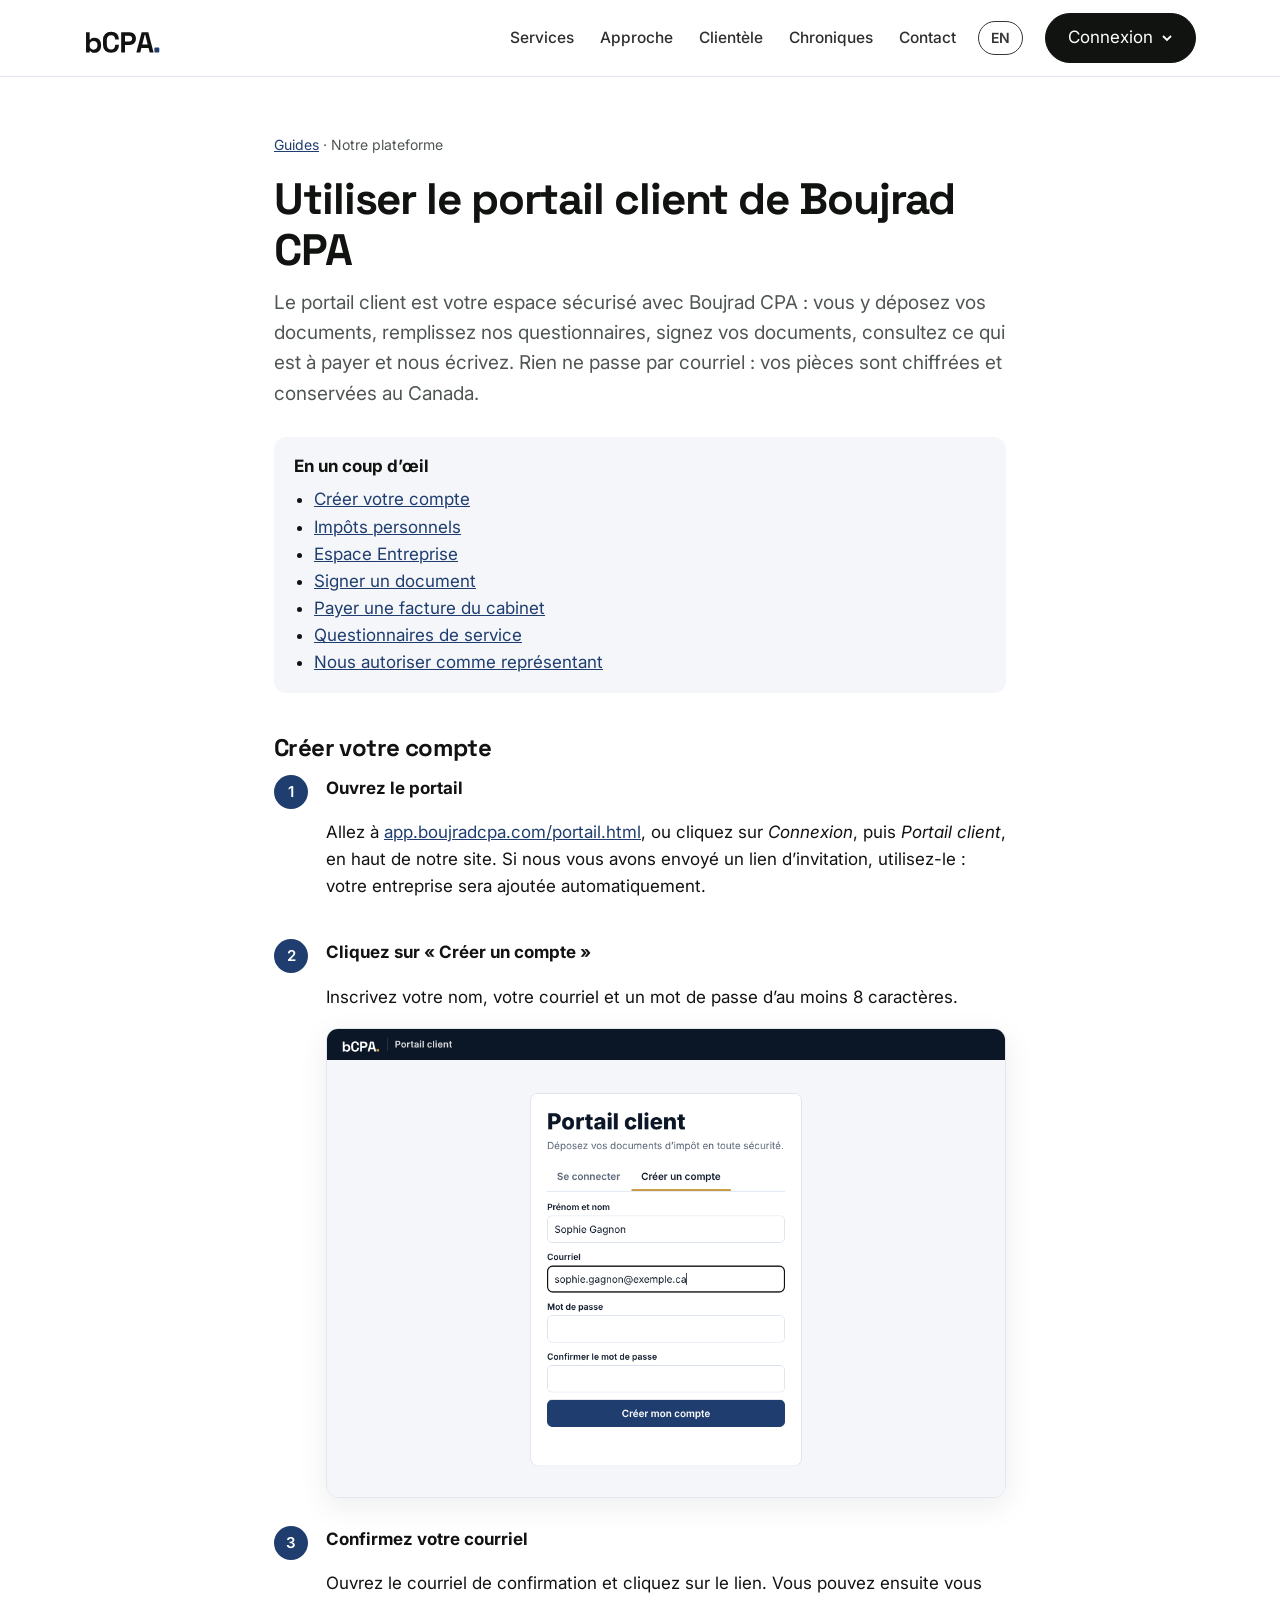
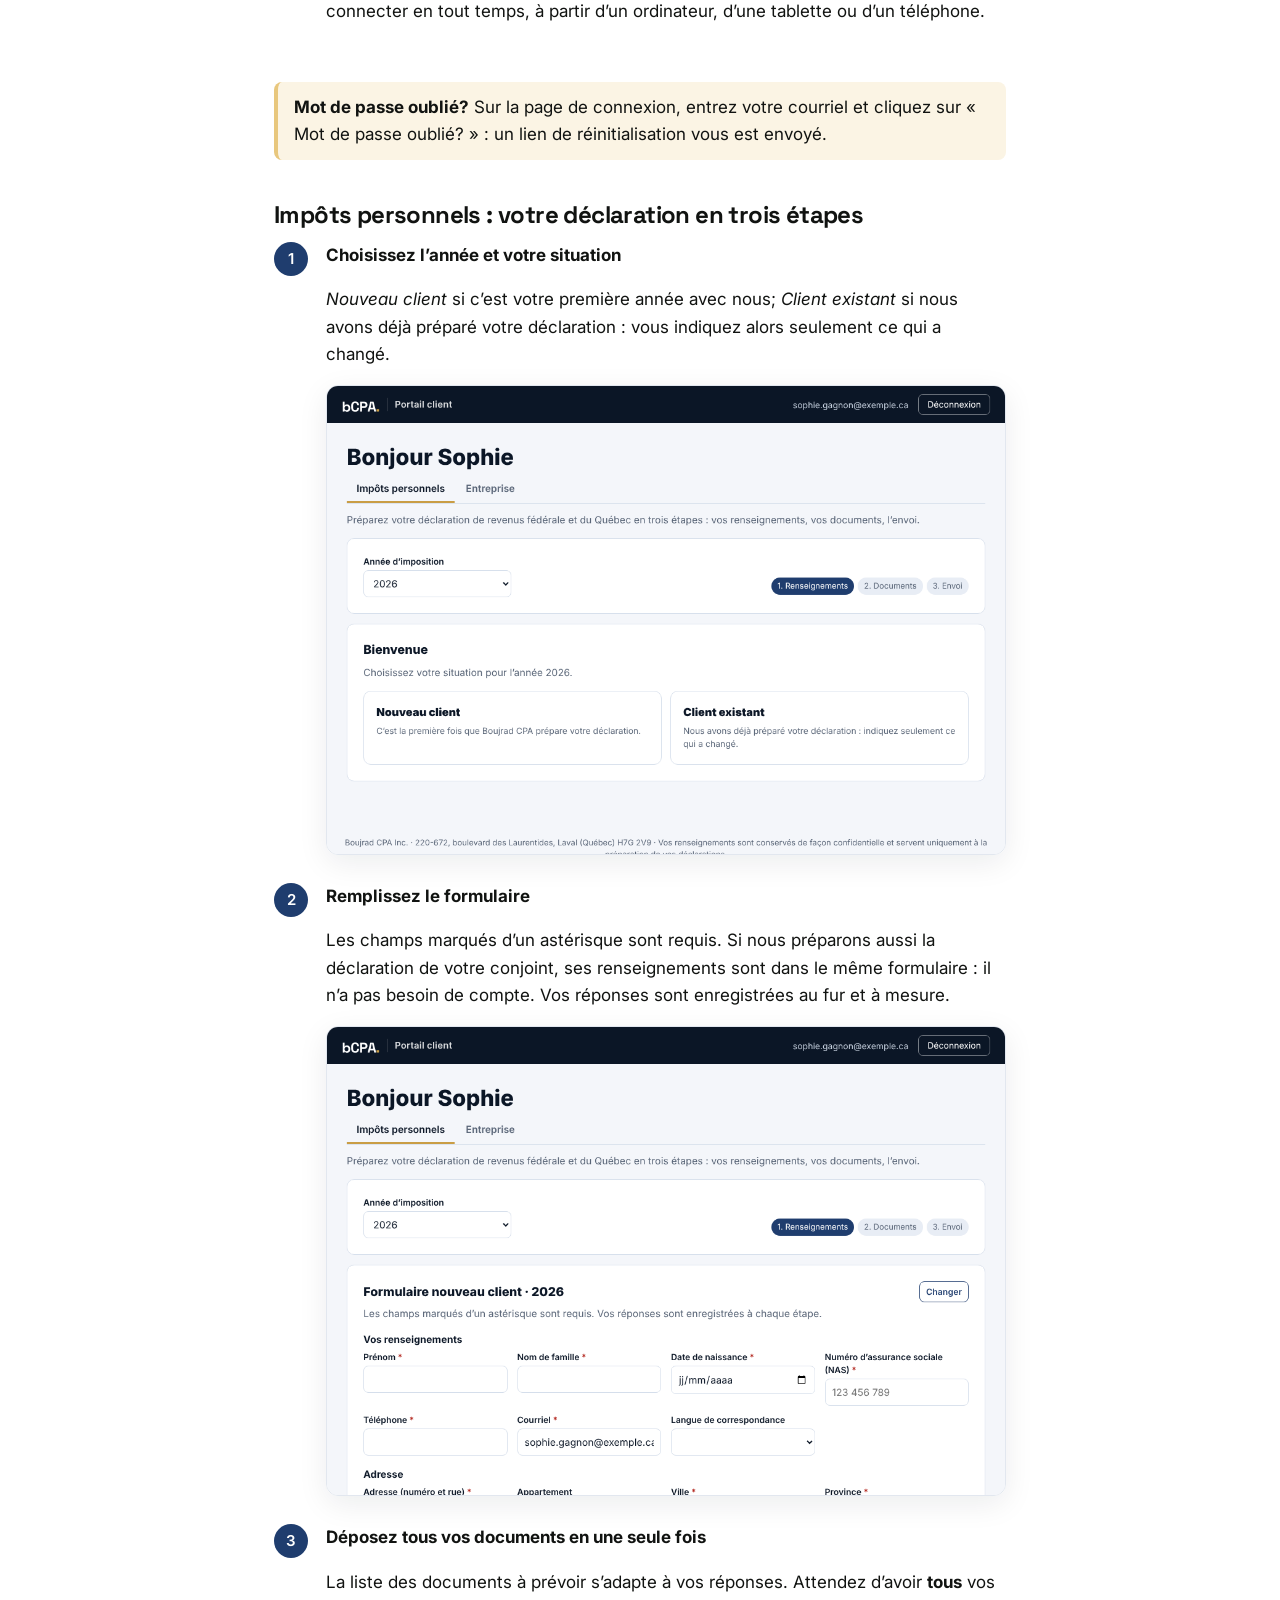
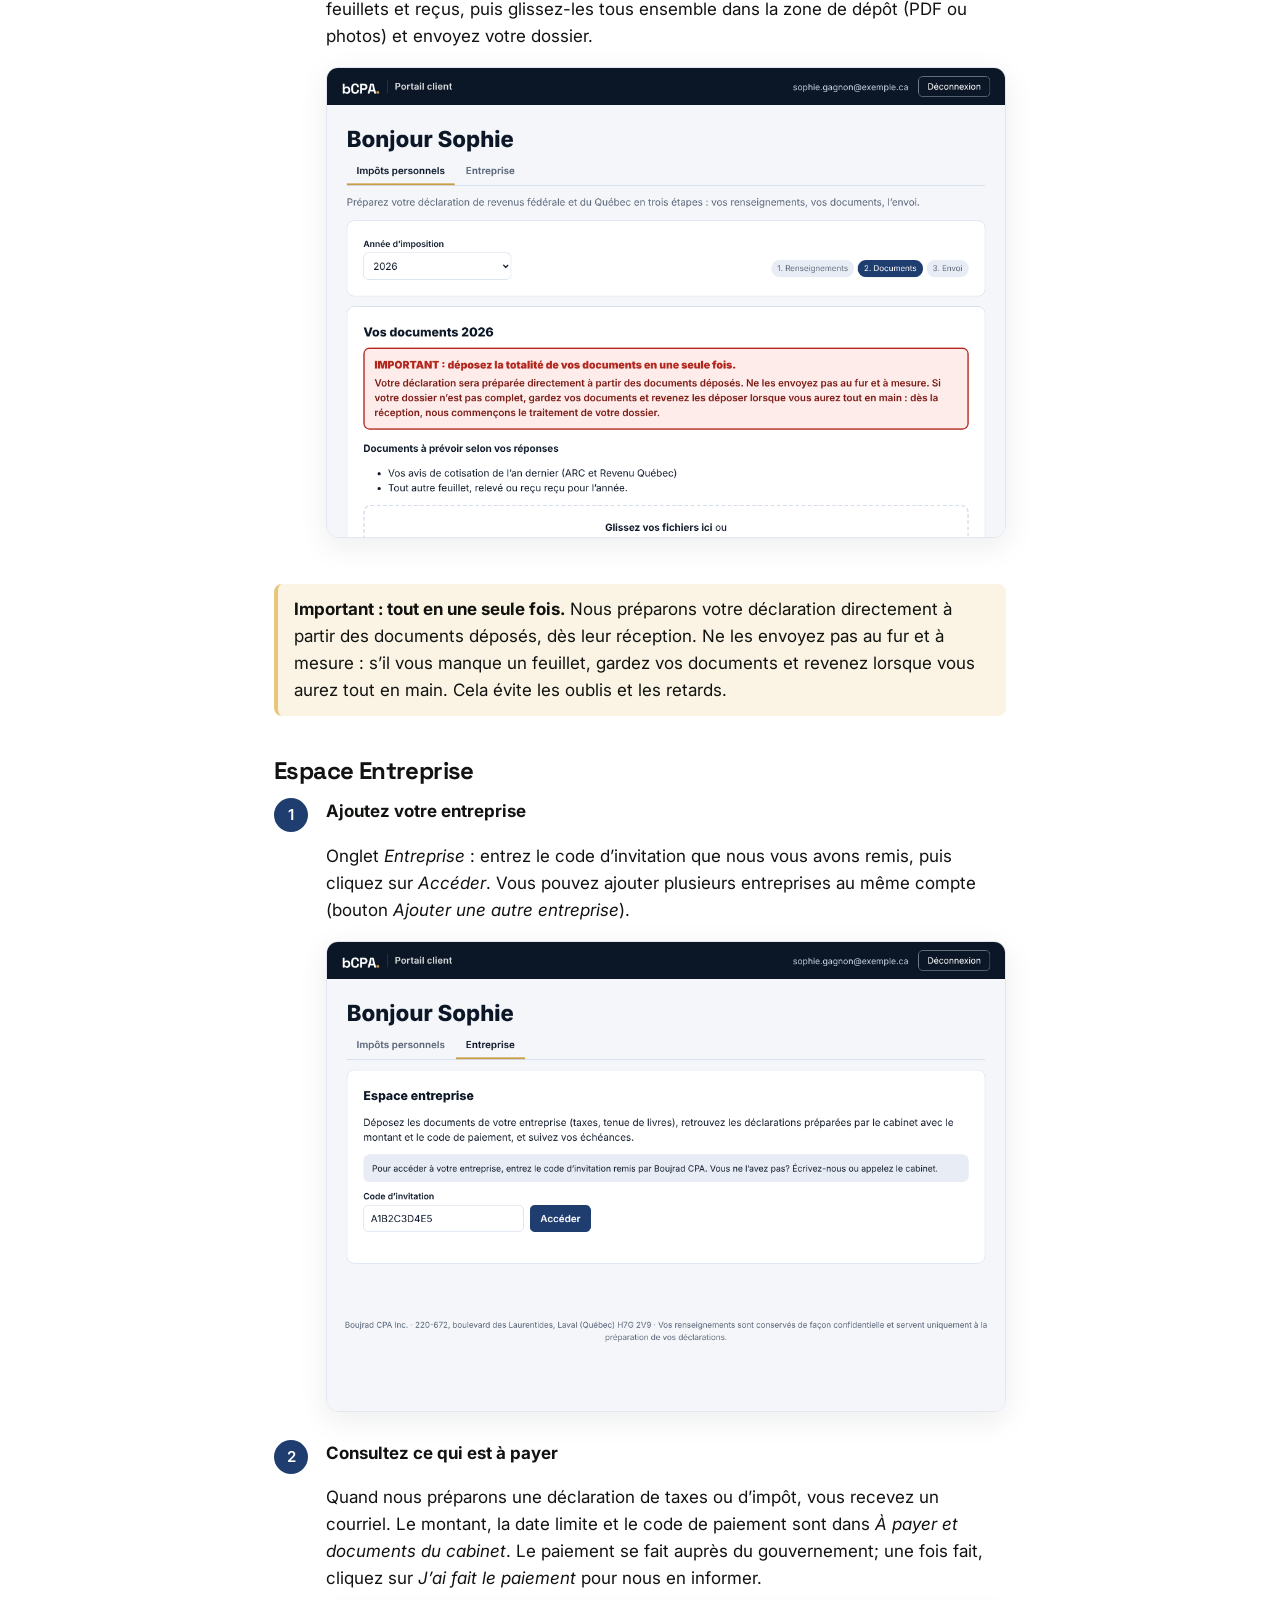
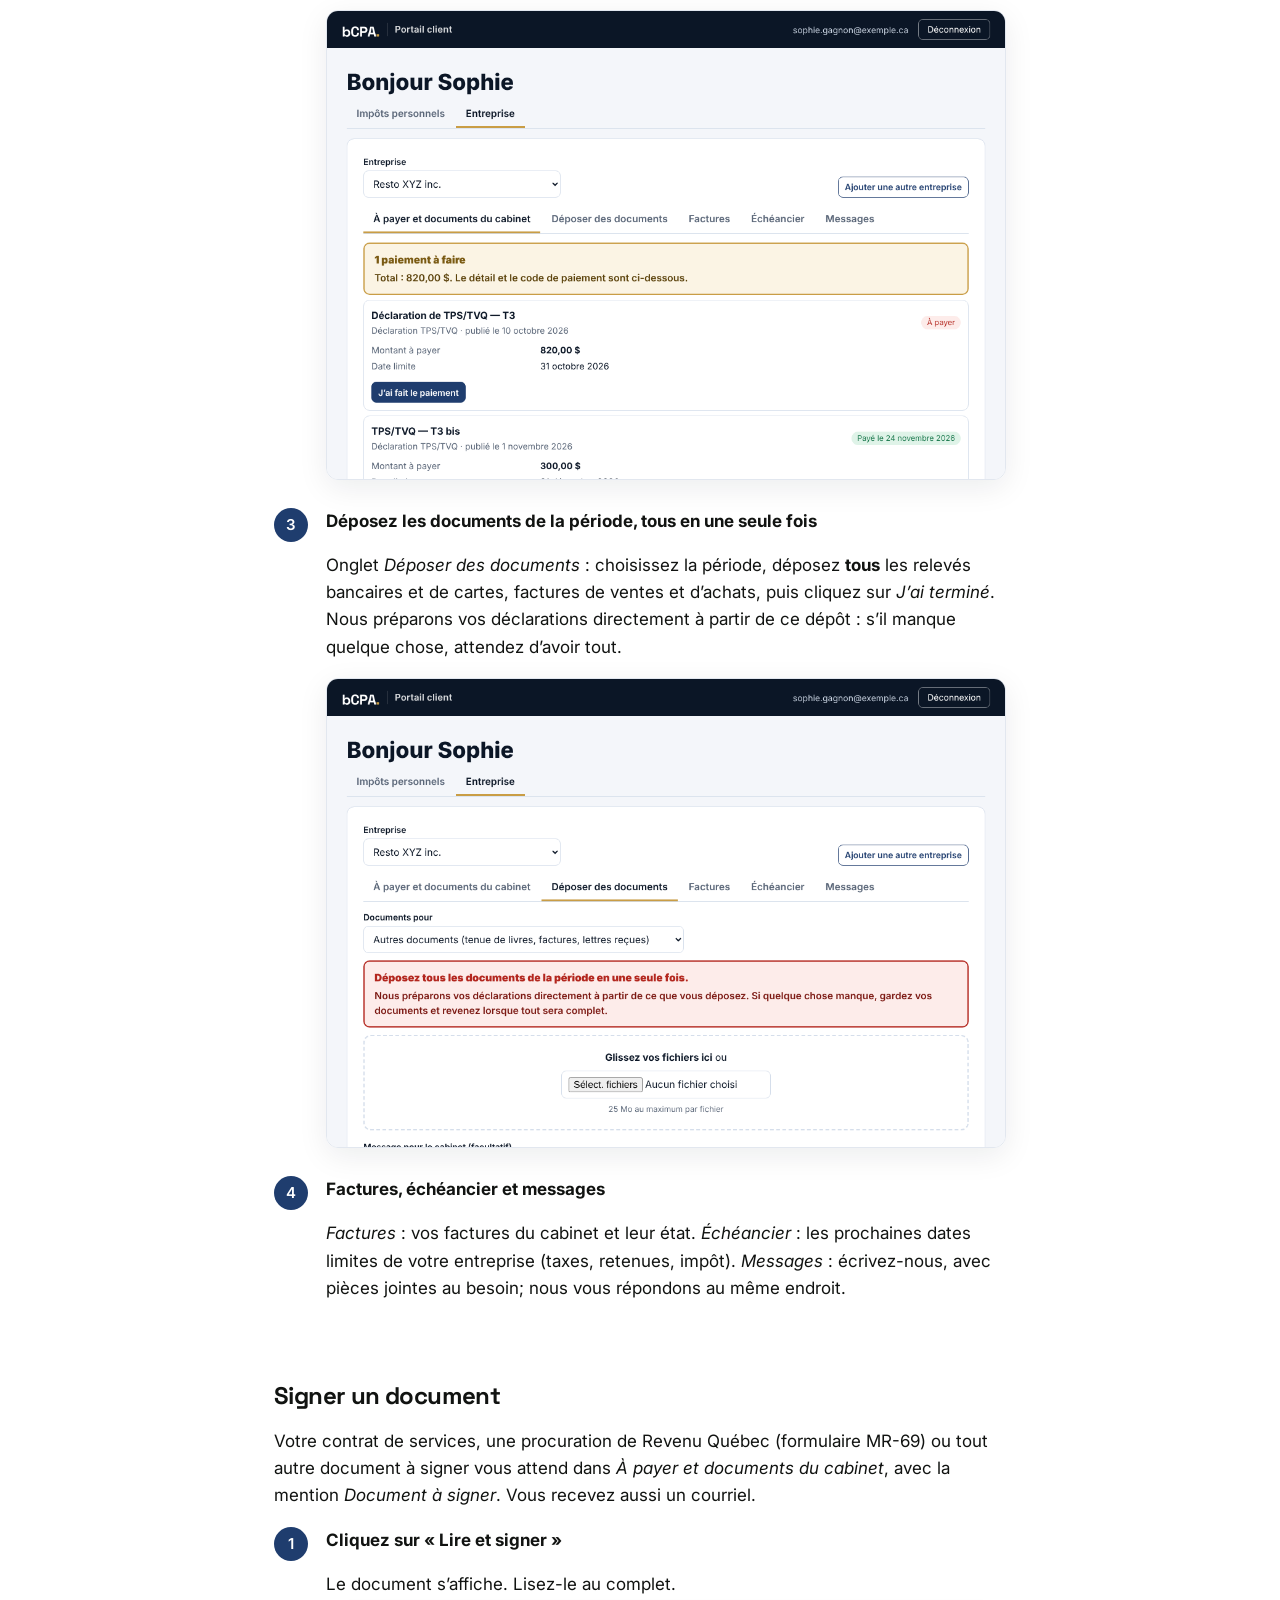
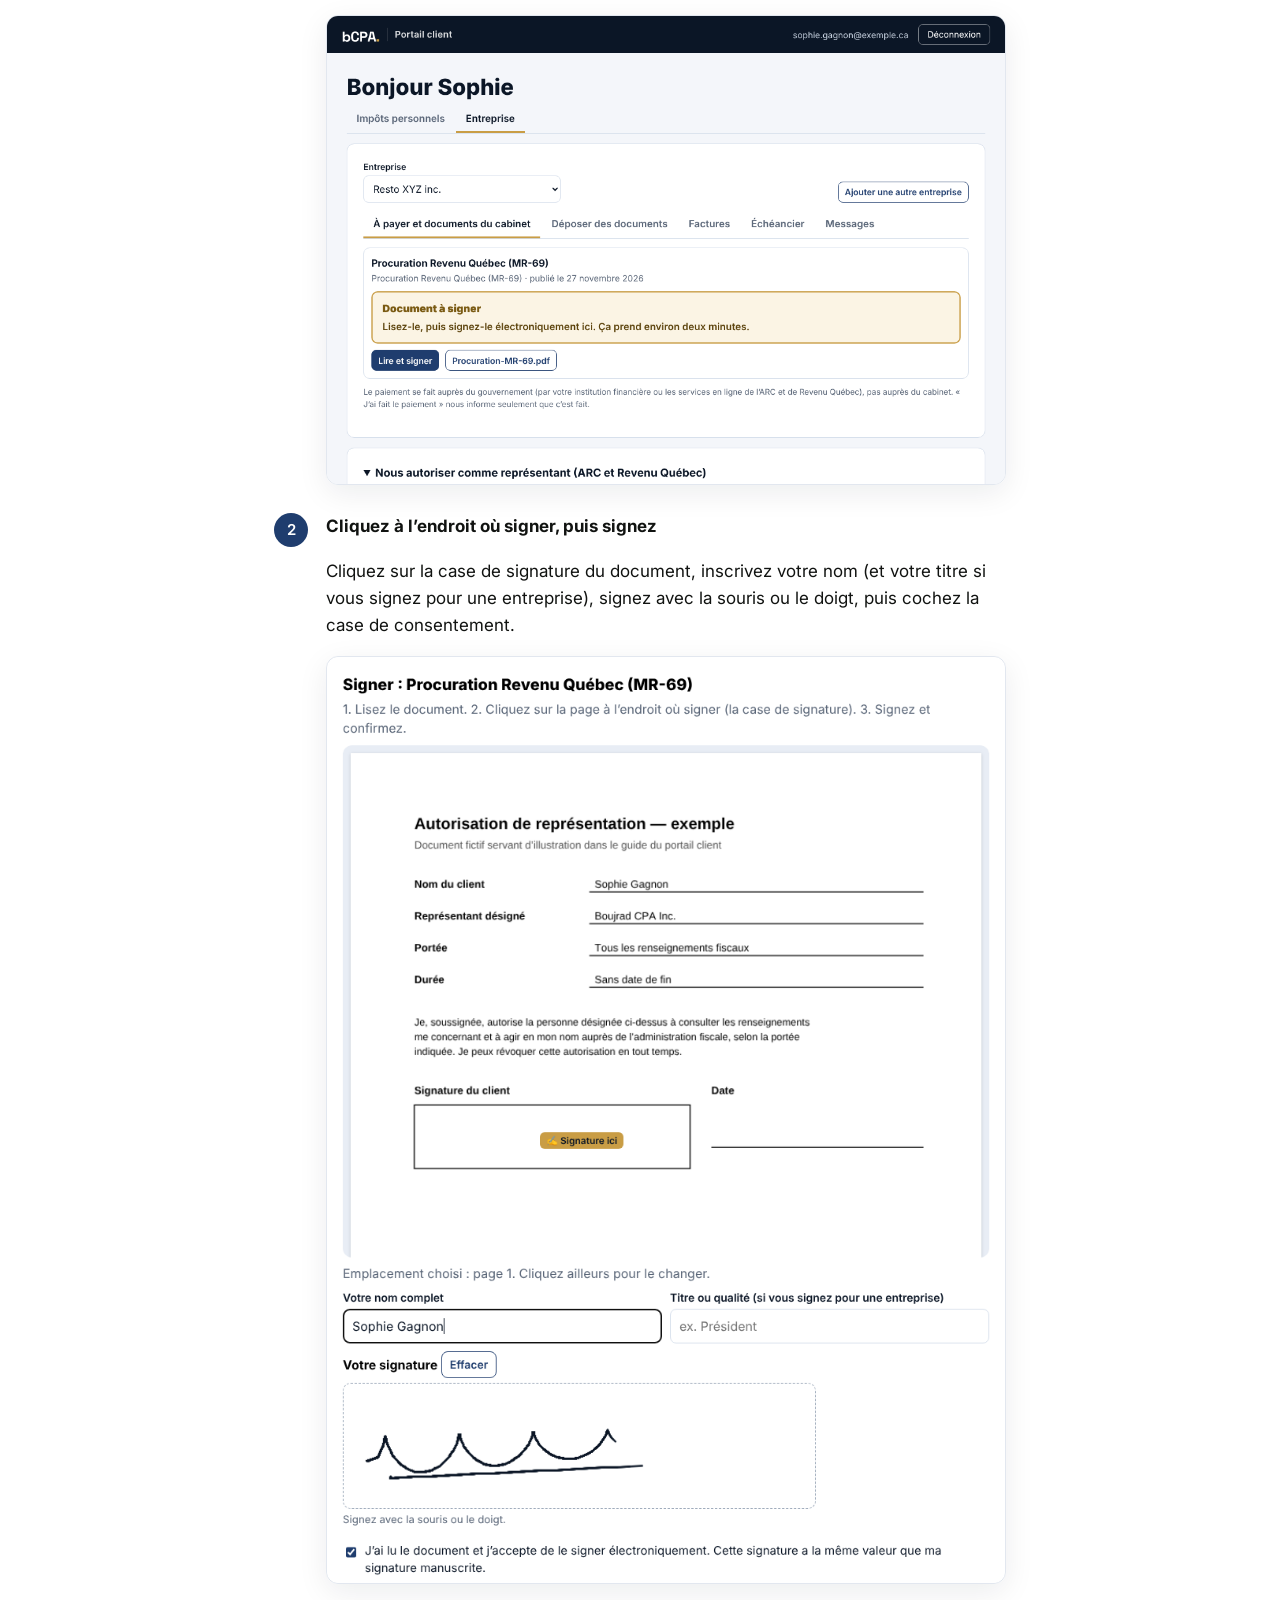
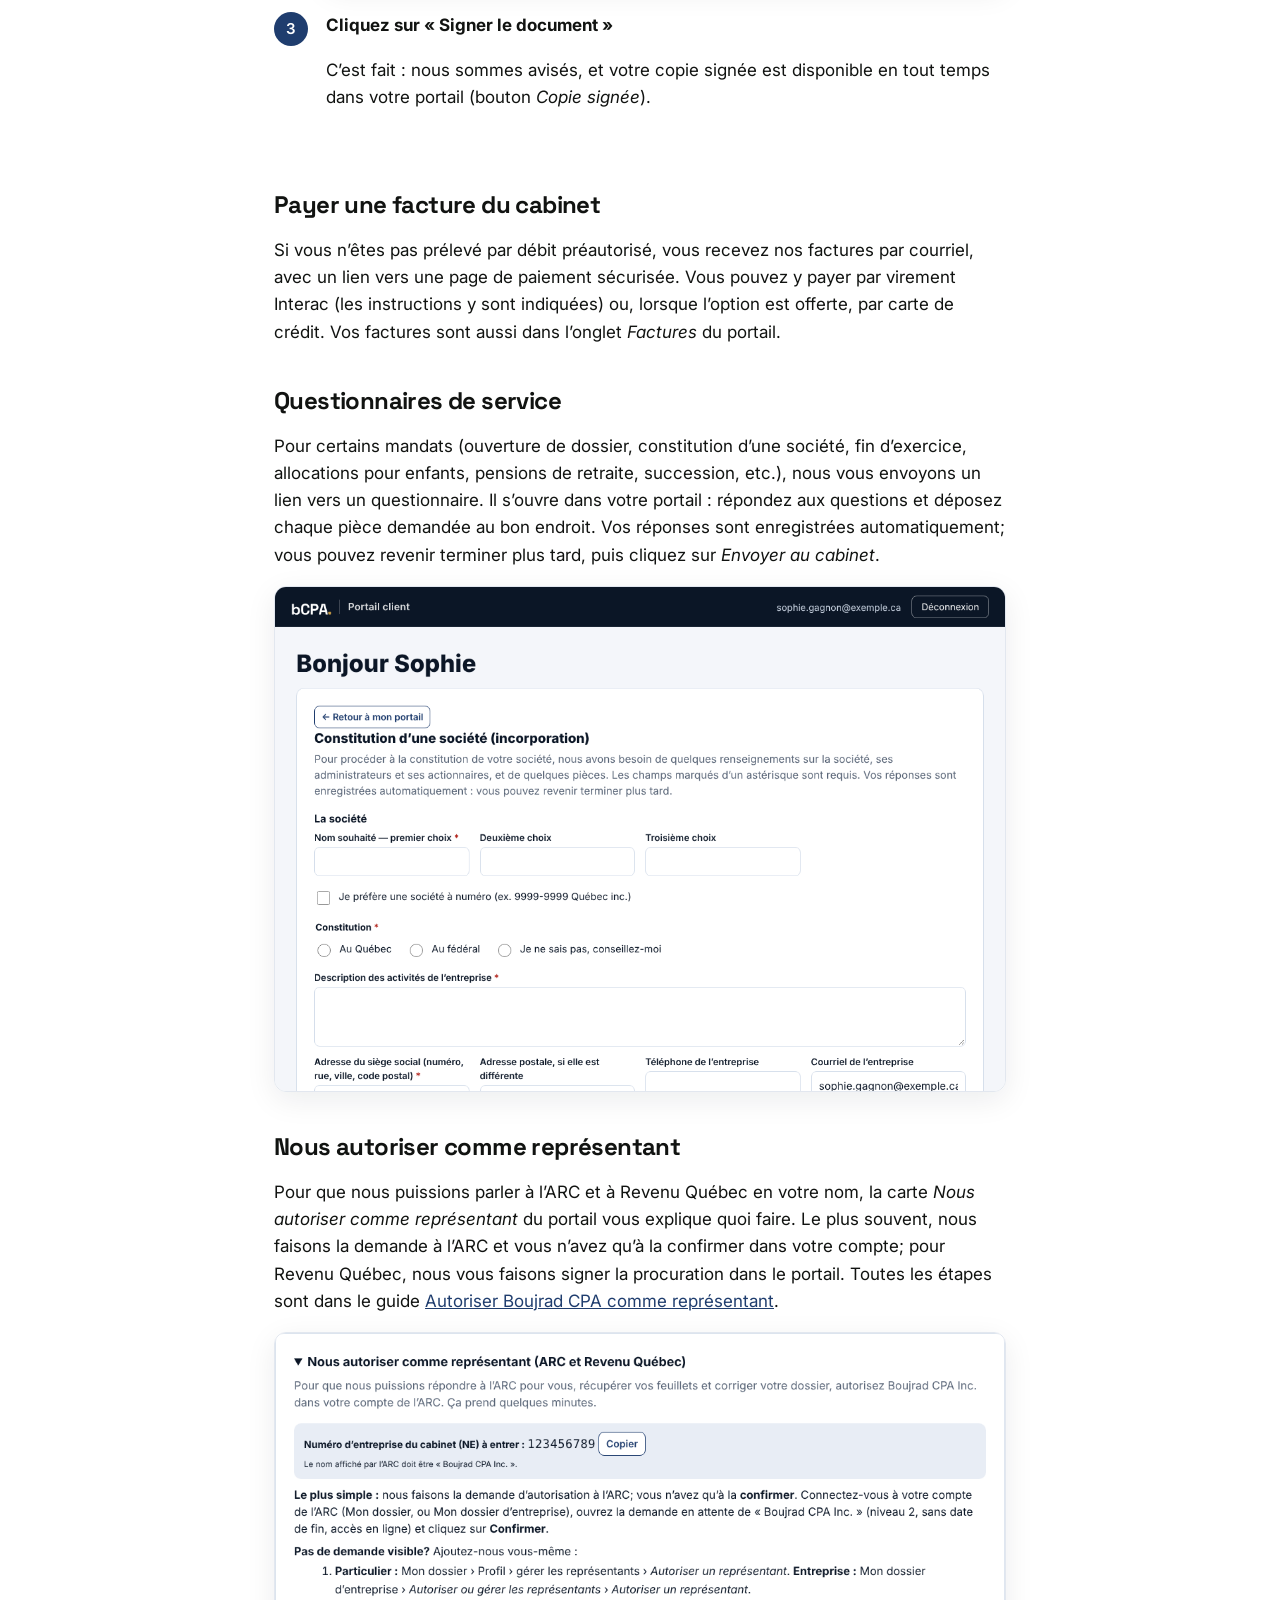
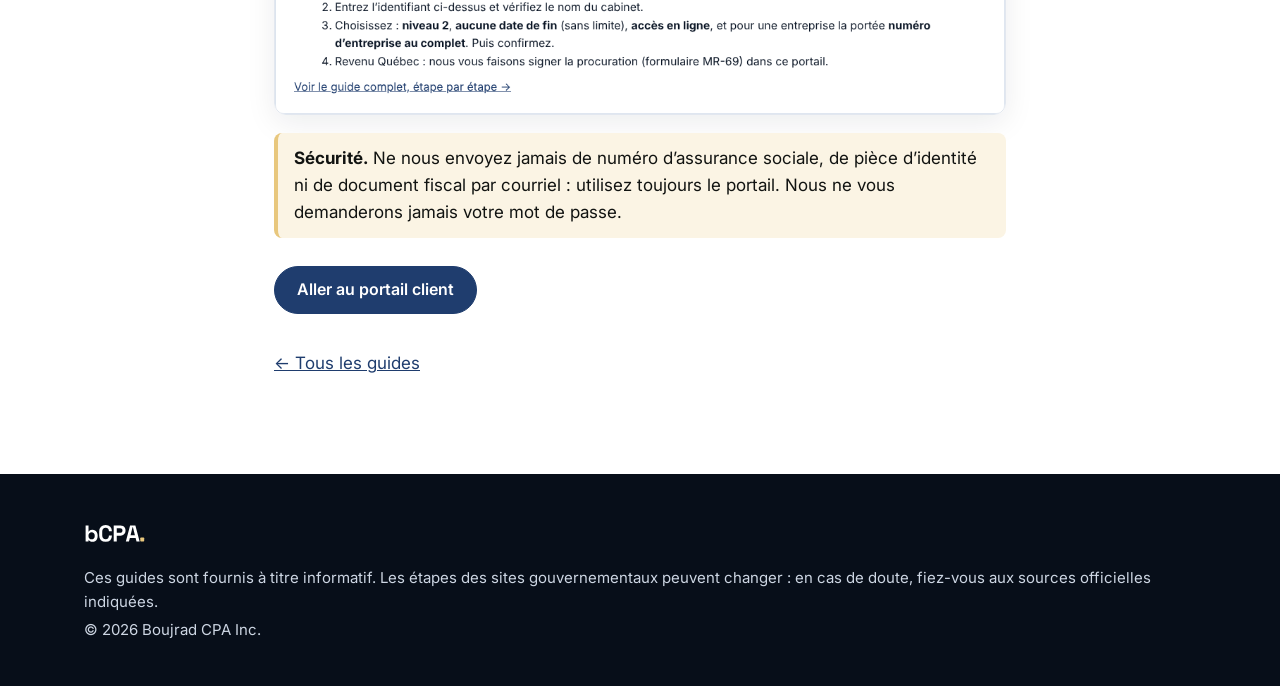
<file: site/guides/portail-client.html>
<!DOCTYPE html><html lang="fr-CA"><head><meta charset="utf-8"><meta name="viewport" content="width=device-width,initial-scale=1">
<title>Utiliser le portail client de Boujrad CPA · Boujrad CPA Inc.</title><script>document.documentElement.classList.add('js')</script><meta property="og:type" content="article"><meta property="og:site_name" content="Boujrad CPA Inc."><meta name="description" content="Créer votre compte, nous transmettre vos documents, signer, payer et suivre votre dossier, au même endroit."><link rel="canonical" href="https://boujradcpa.com/guides/portail-client.html">
<link rel="icon" href="/favicon.svg" type="image/svg+xml"><meta property="og:title" content="Utiliser le portail client de Boujrad CPA"><meta property="og:description" content="Créer votre compte, nous transmettre vos documents, signer, payer et suivre votre dossier, au même endroit.">
<link href="https://fonts.googleapis.com/css2?family=Inter:wght@400;500;600&family=Space+Grotesk:wght@500;700&display=swap" rel="stylesheet"><style>/* VOICE a CPA firm's public site: confident, warm, precise
   IDEA a ledger in motion: rising columns, ruled lines, totals that land
   PICTURE full-screen night-green hero with animated rising columns and a rotating lowercase promise
   COLOUR night green #0b1626 for hero and contact, white body, mint #e8c77d highlight, deep green #1f3d6e actions
   TYPE Space Grotesk 700 (lowercase display) + Inter
   LAYOUT hero full screen; services as rows; values grid; method line; clients; contact split */
:root{color-scheme:light;--bg:#fff;--ink:#111311;--mute:#4f5651;--night:#0b1626;--mint:#e8c77d;--deep:#1f3d6e;--line:#e2e7ef;--soft:#f4f6fa}
*{box-sizing:border-box;min-width:0}
html{scroll-behavior:smooth;scroll-padding-top:80px}
body{margin:0;background:var(--bg);color:var(--ink);font:17px/1.6 Inter,system-ui,sans-serif;overflow-x:clip;-webkit-font-smoothing:antialiased}
h1,h2,h3{font-family:"Space Grotesk",Inter,sans-serif;letter-spacing:-.025em;line-height:1.02;margin:0}
h2{font-size:clamp(36px,5vw,66px)}
h3{font-size:22px;line-height:1.2}
a{color:inherit}
.wrap{max-width:1240px;margin:0 auto;padding-left:max(5vw,16px);padding-right:max(5vw,16px)}
.band{padding-block:clamp(72px,9vw,136px)}
.soft{background:var(--soft)}
header{position:fixed;inset:0 0 auto;z-index:20;transition:background .35s,color .35s,box-shadow .35s;color:#fff}
header.solid{background:rgba(255,255,255,.96);color:var(--ink);box-shadow:0 1px 0 var(--line);backdrop-filter:blur(8px)}
.nav{display:flex;align-items:center;gap:22px;min-height:76px}
.brand{display:flex;align-items:center;gap:10px;text-decoration:none;font-family:"Space Grotesk",sans-serif;font-weight:700;font-size:21px;margin-right:auto}
.brand svg{flex:none}
.links{display:flex;gap:26px}
.links a{text-decoration:none;font-size:15.5px;font-weight:500;opacity:.88;position:relative}
.links a::after{content:"";position:absolute;left:0;right:100%;bottom:-6px;height:2px;background:var(--deep);transition:right .3s}
header:not(.solid) .links a::after{background:var(--mint)}
.links a:hover::after{right:0}
.lang{font-size:14px;font-weight:600;text-decoration:none;border:1px solid currentColor;border-radius:999px;padding:5px 12px;opacity:.85}
.btn{display:inline-flex;align-items:center;gap:10px;min-height:48px;padding:10px 22px;border-radius:999px;font-weight:600;font-size:16px;text-decoration:none;border:1.5px solid currentColor;background:transparent;color:inherit;cursor:pointer;font-family:inherit;transition:transform .25s,background .25s,color .25s}
.btn:hover{transform:translateY(-2px)}
.btn.mint{background:var(--mint);border-color:var(--mint);color:var(--night)}
header.solid .btn.mint{background:var(--ink);border-color:var(--ink);color:#fff}
.btn.deep{background:var(--deep);border-color:var(--deep);color:#fff}
.btn .ar{transition:transform .25s}
.btn:hover .ar{transform:translateX(4px)}
:focus-visible{outline:3px solid var(--deep);outline-offset:3px}
.hero{background:var(--night);color:#fff;min-height:min(100svh,940px);position:relative;overflow:hidden;display:grid;align-items:end}
.hero .cols{position:absolute;left:0;right:0;bottom:0;height:78%;display:flex;align-items:flex-end;gap:clamp(6px,1.2vw,18px);padding:0 max(5vw,16px)}
.hero .cols i{flex:1;background:linear-gradient(#1d3352,#13233a);border-top:2px solid #33507a;transform-origin:bottom;animation:grow 1.6s cubic-bezier(.2,.7,.2,1) both}
.hero .cols i.hi{background:linear-gradient(var(--mint),#c99d45);border-top-color:#fff}
.hero .veil{position:absolute;inset:0;background:linear-gradient(90deg,rgba(11,22,38,.92) 0%,rgba(11,22,38,.7) 45%,rgba(11,22,38,.15) 100%)}
.hero .in{position:relative;padding-bottom:clamp(64px,11vh,130px);padding-top:150px}
.hero .pre{font-family:"Space Grotesk",sans-serif;font-size:clamp(24px,2.8vw,38px);color:var(--mint);margin:0 0 4px}
.hero h1{font-size:clamp(44px,7.6vw,116px);min-height:2.08em;max-width:12ch}
.hero h1 span{display:inline-block;animation:swap .8s cubic-bezier(.2,.7,.2,1) both}
.hero .in>p:not(.pre){font-size:clamp(17px,1.5vw,20px);max-width:36em;color:#d5deeb;margin:22px 0 32px}
.acts{display:flex;gap:12px;flex-wrap:wrap}
.cue{position:absolute;right:max(5vw,16px);bottom:clamp(64px,11vh,130px);font-size:13px;display:flex;flex-direction:column;align-items:center;gap:10px;color:#d5deeb}
.cue b{width:1.5px;height:56px;background:linear-gradient(var(--mint),transparent);animation:drip 1.8s infinite}
.mq{background:var(--mint);overflow:hidden;white-space:nowrap;border-block:1px solid #d9b45f}
.mq div{display:inline-flex;gap:46px;padding:20px 0;animation:mq 40s linear infinite;font-family:"Space Grotesk",sans-serif;font-size:clamp(20px,2.4vw,30px);font-weight:500}
.mq span::after{content:"\25CF";margin-left:46px;font-size:.45em;vertical-align:middle;color:var(--deep)}
.head{display:grid;grid-template-columns:minmax(0,1.1fr) minmax(0,1fr);gap:40px;align-items:end;margin-bottom:56px}
.head p{color:var(--mute);margin:0;font-size:18px}
.rows{border-top:2px solid var(--ink)}
.row{display:grid;grid-template-columns:56px minmax(0,1fr) minmax(0,1.25fr) 40px;gap:24px;align-items:center;padding:26px 0;border-bottom:1px solid var(--line);position:relative;isolation:isolate}
.row::before{content:"";position:absolute;inset:0 -18px;background:var(--mint);transform:scaleX(0);transform-origin:left;transition:transform .45s cubic-bezier(.2,.7,.2,1);z-index:-1;border-radius:8px}
.row:hover::before{transform:scaleX(1)}
.row svg{width:36px;height:36px;fill:none;stroke:var(--deep);stroke-width:1.8;stroke-linecap:round;stroke-linejoin:round}
.row h3{font-size:clamp(22px,2.4vw,30px)}
.row p{margin:0;color:var(--mute);font-size:16px}
.row .go{font-size:24px;transition:transform .3s;justify-self:end}
.row:hover .go{transform:translateX(4px) rotate(-45deg)}
.vals{display:grid;grid-template-columns:repeat(4,minmax(0,1fr));gap:18px}
.vals div{background:var(--soft);border-radius:18px;padding:30px 26px 34px;transition:transform .35s,background .35s,color .35s}
.vals div:hover{transform:translateY(-6px);background:var(--night);color:#fff}
.vals div:hover p{color:#d5deeb}
.vals h3{font-size:26px;margin-bottom:12px}
.vals p{margin:0;color:var(--mute);font-size:16px;transition:color .35s}
.vals .dot{display:block;width:14px;height:14px;border-radius:50%;background:var(--deep);margin-bottom:46px;box-shadow:0 0 0 6px #f3e3bd}
.steps{display:grid;grid-template-columns:repeat(3,minmax(0,1fr));gap:34px;margin:0;padding:0;position:relative}
.steps::before{content:"";position:absolute;left:0;right:0;top:27px;height:2px;background:#d6dde8}
.steps::after{content:"";position:absolute;left:0;top:27px;height:2px;width:100%;background:var(--deep);transform:scaleX(0);transform-origin:left;transition:transform 1.8s cubic-bezier(.2,.7,.2,1)}
.steps.on::after{transform:scaleX(1)}
.steps li{list-style:none;position:relative}
.steps b{display:grid;place-items:center;width:56px;height:56px;border-radius:50%;background:var(--ink);color:var(--mint);font-family:"Space Grotesk",sans-serif;font-size:22px;margin-bottom:22px;position:relative;z-index:1}
.steps p{margin:8px 0 0;color:var(--mute)}
.cl{display:flex;flex-wrap:wrap;gap:12px;margin:0;padding:0}
.cl li{list-style:none;border:1.5px solid var(--ink);border-radius:999px;padding:12px 22px;font-family:"Space Grotesk",sans-serif;font-size:clamp(17px,1.8vw,22px);transition:background .25s,color .25s}
.cl li:hover{background:var(--ink);color:var(--mint)}
.contact{background:var(--night);color:#fff}
.ct{display:grid;grid-template-columns:minmax(0,1fr) minmax(0,1.2fr);gap:clamp(36px,6vw,90px);align-items:start}
.contact .lead{color:#d5deeb;margin:20px 0 0;font-size:18px}
.card{border-top:1px solid #2a3f5e;padding-top:20px;margin-top:32px}
.card h3{color:var(--mint);font-size:18px;margin-bottom:10px}
.card address{font-style:normal;color:#e8edf5}
.maplink{color:var(--mint)}
.hours{width:100%;border-collapse:collapse;color:#e8edf5}
.hours td{padding:9px 0;border-bottom:1px solid #2a3f5e}
.hours td:last-child{text-align:right;white-space:nowrap;font-weight:600}
form{background:#fff;color:var(--ink);border-radius:20px;padding:clamp(22px,3vw,38px);display:grid;grid-template-columns:repeat(2,minmax(0,1fr));gap:16px}
form .full{grid-column:1/-1}
form h3{font-size:26px}
label{display:grid;gap:6px;font-size:14.5px;font-weight:600}
input,select,textarea{font:16px Inter,system-ui,sans-serif;padding:12px 14px;border:1.5px solid #c3cddc;border-radius:10px;background:#fff;color:var(--ink);min-height:48px;width:100%;transition:border-color .2s}
input:focus,select:focus,textarea:focus{border-color:var(--deep);outline:none}
textarea{min-height:130px;resize:vertical}
form .note{font-size:13px;color:var(--mute);margin:0}
.hp{position:absolute;left:-9999px}
footer{background:#070e19;color:#cdd6e3}
footer .wrap{display:flex;flex-wrap:wrap;gap:24px 56px;justify-content:space-between;padding-block:44px;font-size:15px}
footer .brand{color:#fff}
.js .rv{opacity:0;transform:translateY(34px);transition:opacity .8s cubic-bezier(.2,.7,.2,1),transform .8s cubic-bezier(.2,.7,.2,1)}
.js .rv.on{opacity:1;transform:none}
.thanks{min-height:100svh;display:grid;place-items:center;text-align:center;background:var(--night);color:#fff}
.thanks h1{font-size:clamp(36px,6vw,72px);margin-bottom:16px}
@keyframes grow{from{transform:scaleY(0)}to{transform:scaleY(1)}}
@keyframes swap{from{opacity:0;transform:translateY(.4em)}to{opacity:1;transform:none}}
@keyframes mq{to{transform:translateX(-50%)}}
@keyframes drip{0%{transform:scaleY(0);transform-origin:top}50%{transform:scaleY(1);transform-origin:top}51%{transform-origin:bottom}100%{transform:scaleY(0);transform-origin:bottom}}
@media(max-width:1000px){.vals{grid-template-columns:repeat(2,minmax(0,1fr))}.row{grid-template-columns:44px minmax(0,1fr) 32px}.row p{grid-column:2/3}.row .go{grid-row:1;grid-column:3}}
@media(max-width:820px){.links{display:none}.head,.ct{grid-template-columns:1fr}.cue{display:none}.hero .veil{background:linear-gradient(180deg,rgba(11,22,38,.55),rgba(11,22,38,.9))}}
@media(max-width:600px){body{font-size:16px}.nav{gap:10px}.nav .btn{padding:8px 14px;min-height:40px;font-size:14px}.brand span{display:none}.vals{grid-template-columns:1fr}.steps{grid-template-columns:1fr}.steps::before,.steps::after{display:none}form{grid-template-columns:1fr}.hero .cols{height:55%}}
@media(prefers-reduced-motion:reduce){html{scroll-behavior:auto}*,*::before,*::after{animation:none!important;transition:none!important}.js .rv{opacity:1;transform:none}}

.brand .wm{display:block}.wdot{fill:var(--mint)}header.solid .wdot{fill:var(--deep)}

/* menu Connexion */
.cxb{display:inline-flex;align-items:center;gap:8px;cursor:pointer;font:inherit}.cxb svg{transition:transform .25s}.cxb[aria-expanded=true] svg{transform:rotate(180deg)}
.cxp{position:absolute;left:0;right:0;top:100%;background:#fff;color:var(--ink);box-shadow:0 18px 40px rgba(11,22,38,.18);border-top:1px solid var(--line);opacity:0;visibility:hidden;transform:translateY(-10px);clip-path:inset(0 0 100% 0);transition:opacity .25s,transform .3s cubic-bezier(.2,.7,.2,1),clip-path .35s cubic-bezier(.2,.7,.2,1),visibility .35s}
.cxp.open{opacity:1;visibility:visible;transform:none;clip-path:inset(0 0 0 0)}
.cxg{display:grid;grid-template-columns:1fr 1.3fr;gap:clamp(16px,4vw,48px);padding-top:28px;padding-bottom:30px}
.cxk{font-family:'Space Grotesk',sans-serif;font-weight:700;font-size:22px;margin:0 0 4px}.cxd{color:var(--mute);margin:0 0 14px}.cxn{color:var(--mute);font-size:14px;margin:10px 0 0}
.cxl{display:grid;gap:8px}.cxl a{display:flex;justify-content:space-between;align-items:center;padding:12px 16px;border:1px solid var(--line);border-radius:10px;text-decoration:none;color:var(--ink);font-weight:600}.cxl a:hover{border-color:var(--ink)}.cxl a span{transition:transform .2s}.cxl a:hover span{transform:translateX(4px)}
.cxm{background:var(--soft);border-radius:14px;padding:22px}
@media(max-width:760px){.cxg{grid-template-columns:1fr}}
@media(prefers-reduced-motion:reduce){.cxp,.cxb svg{transition:none}}
@media (max-width:640px){.hero{min-height:auto}.hero .in{padding-top:120px;padding-bottom:56px}}

.gmain{padding:120px 0 80px}.gmain .wrap{max-width:860px}.gmain h1{font:700 clamp(30px,4vw,44px)/1.15 'Space Grotesk',sans-serif;margin:0 0 12px}
.gmain .lede{color:var(--mute);font-size:19px;margin:0 0 28px}.crumb{font-size:14px;color:var(--mute);margin-bottom:18px}.crumb a{color:var(--deep)}
.gmain h2{font:700 24px/1.25 'Space Grotesk',sans-serif;margin:40px 0 12px}.gmain h3{font-size:18px;margin:26px 0 8px}
.gsteps{counter-reset:s;list-style:none;padding:0;margin:0}.gsteps>li{counter-increment:s;position:relative;padding:0 0 22px 52px}
.gsteps>li::before{content:counter(s);position:absolute;left:0;top:0;width:34px;height:34px;border-radius:50%;background:var(--deep);color:#fff;display:grid;place-items:center;font-weight:600;font-size:15px}
.gsteps>li b{display:block;margin-bottom:2px}.shot{display:block;max-width:100%;border:1px solid var(--line);border-radius:12px;box-shadow:0 8px 30px rgba(11,22,38,.08);margin:12px 0 6px}
.tip{background:#fbf4e4;border-left:4px solid var(--mint);border-radius:8px;padding:12px 16px;margin:18px 0}.need{background:var(--soft);border-radius:12px;padding:16px 20px;margin:18px 0}
.need ul{margin:6px 0 0;padding-left:20px}.src{font-size:15px;color:var(--mute);border-top:1px solid var(--line);margin-top:40px;padding-top:16px}.src a{color:var(--deep)}
.gcards{display:grid;grid-template-columns:repeat(auto-fit,minmax(250px,1fr));gap:16px;margin-top:20px}
.gcard{display:block;border:1px solid var(--line);border-radius:14px;padding:20px;color:inherit;text-decoration:none;transition:border-color .2s,transform .2s}
.gcard:hover{border-color:var(--deep);transform:translateY(-2px)}.gcard small{color:var(--deep);font-weight:600;text-transform:uppercase;letter-spacing:.06em;font-size:12px}
.gcard h2{font-size:20px;margin:6px 0 6px}.gcard p{margin:0;color:var(--mute);font-size:15px}
.gmain a{color:var(--deep)}.gmain .btn{color:#fff}
</style></head><body>
<header><div class="wrap nav"><a class="brand" href="/"><svg class="wm" width="76.2" height="30" viewBox="0 -2 264 104" role="img" aria-label="bCPA"><path d="M36.800000000000004 101.4Q30.1 101.4 26.5 99.1Q22.900000000000002 96.8 21.200000000000003 94.0H19.400000000000002V100.0H7.0V30.0H19.6V56.099999999999994H21.400000000000002Q22.5 54.3 24.35 52.699999999999996Q26.200000000000003 51.099999999999994 29.250000000000004 50.05Q32.300000000000004 49.0 36.800000000000004 49.0Q42.800000000000004 49.0 47.900000000000006 51.95Q53.0 54.9 56.1 60.599999999999994Q59.2 66.3 59.2 74.4V76.0Q59.2 84.1 56.1 89.8Q53.0 95.5 47.900000000000006 98.45Q42.800000000000004 101.4 36.800000000000004 101.4ZM33.0 90.4Q38.800000000000004 90.4 42.7 86.65Q46.6 82.9 46.6 75.7V74.7Q46.6 67.5 42.75 63.75Q38.900000000000006 60.0 33.0 60.0Q27.200000000000003 60.0 23.300000000000004 63.75Q19.400000000000002 67.5 19.400000000000002 74.7V75.7Q19.400000000000002 82.9 23.300000000000004 86.65Q27.200000000000003 90.4 33.0 90.4ZM94.0 101.4Q81.0 101.4 73.4 94.15Q65.80000000000001 86.9 65.80000000000001 73.4V56.599999999999994Q65.80000000000001 43.099999999999994 73.4 35.849999999999994Q81.0 28.599999999999994 94.0 28.599999999999994Q106.9 28.599999999999994 113.95 35.64999999999999Q121.0 42.699999999999996 121.0 55.0V55.599999999999994H108.0V54.599999999999994Q108.0 48.4 104.55000000000001 44.4Q101.10000000000001 40.4 94.0 40.4Q87.0 40.4 83.0 44.7Q79.0 49.0 79.0 56.4V73.6Q79.0 80.9 83.0 85.25Q87.0 89.6 94.0 89.6Q101.10000000000001 89.6 104.55000000000001 85.55Q108.0 81.5 108.0 75.4V73.6H121.0V75.0Q121.0 87.3 113.95 94.35Q106.9 101.4 94.0 101.4ZM128.8 100.0V30.0H157.60000000000002Q164.20000000000002 30.0 169.25 32.65Q174.3 35.3 177.15000000000003 40.099999999999994Q180.00000000000003 44.9 180.00000000000003 51.5V52.9Q180.00000000000003 59.4 177.05 64.25Q174.10000000000002 69.1 169.05 71.75Q164.00000000000003 74.4 157.60000000000002 74.4H142.00000000000003V100.0ZM142.00000000000003 62.4H156.3Q161.00000000000003 62.4 163.90000000000003 59.8Q166.8 57.199999999999996 166.8 52.699999999999996V51.699999999999996Q166.8 47.199999999999996 163.90000000000003 44.599999999999994Q161.00000000000003 42.0 156.3 42.0H142.00000000000003ZM181.40000000000003 100.0 199.8 30.0H222.8L241.20000000000002 100.0H227.60000000000002L223.8 84.6H198.8L195.00000000000003 100.0ZM201.90000000000003 72.4H220.70000000000002L212.20000000000002 38.3H210.40000000000003Z" fill="currentColor"/><g class="wdot"><rect x="244.0" y="83" width="17" height="17" rx="3"/></g></svg></a><nav class="links" aria-label="Navigation"><a href="/#services">Services</a><a href="/#approche">Approche</a><a href="/#clientele">Clientèle</a><a href="/guides/">Chroniques</a><a href="/#contact">Contact</a></nav>
<a class="lang" href="/en/" hreflang="en" title="English">EN</a><button class="btn mint cxb" id="cxB" aria-expanded="false" aria-controls="cxP">Connexion<svg width="12" height="12" viewBox="0 0 12 12" aria-hidden="true"><path d="M2 4l4 4 4-4" fill="none" stroke="currentColor" stroke-width="1.8"/></svg></button></div>
<div class="cxp" id="cxP" role="region" aria-label="Connexion"><div class="wrap cxg">
<div class="cxc"><p class="cxk">Intranet</p><p class="cxd">Réservé à l’équipe du cabinet.</p><div class="cxl"><a href="https://app.boujradcpa.com/">Comptabilité <span>→</span></a><a href="https://app.boujradcpa.com/centre.html">Gestion du cabinet <span>→</span></a></div></div>
<div class="cxc cxm"><p class="cxk">Portail client</p><p class="cxd">Remplissez votre formulaire d’impôt et déposez vos documents en toute sécurité.</p><a class="btn deep" href="https://app.boujradcpa.com/portail.html">Accéder au portail</a><p class="cxn">Nouveau client? Créez votre compte sur le portail.</p></div>
</div></div></header>
<main class="gmain"><div class="wrap"><p class="crumb"><a href="/guides/">Guides</a> · Notre plateforme</p><h1>Utiliser le portail client de Boujrad CPA</h1>
<p class="lede">Le portail client est votre espace sécurisé avec Boujrad CPA : vous y déposez vos documents, remplissez nos questionnaires, signez vos documents, consultez ce qui est à payer et nous écrivez. Rien ne passe par courriel : vos pièces sont chiffrées et conservées au Canada.</p>
<div class="need"><strong>En un coup d’œil</strong><ul><li><a href="#compte">Créer votre compte</a></li><li><a href="#impots">Impôts personnels</a></li><li><a href="#entreprise">Espace Entreprise</a></li><li><a href="#signer">Signer un document</a></li><li><a href="#factures">Payer une facture du cabinet</a></li><li><a href="#questionnaires">Questionnaires de service</a></li><li><a href="#representant">Nous autoriser comme représentant</a></li></ul></div>

<h2 id="compte">Créer votre compte</h2><ol class="gsteps">
<li><b>Ouvrez le portail</b><p>Allez à <a href="https://app.boujradcpa.com/portail.html">app.boujradcpa.com/portail.html</a>, ou cliquez sur <em>Connexion</em>, puis <em>Portail client</em>, en haut de notre site. Si nous vous avons envoyé un lien d’invitation, utilisez-le : votre entreprise sera ajoutée automatiquement.</p></li>
<li><b>Cliquez sur « Créer un compte »</b><p>Inscrivez votre nom, votre courriel et un mot de passe d’au moins 8 caractères.</p><img class="shot" src="img/portail-1-compte.png" alt="Formulaire de création de compte du portail" loading="lazy" width="1100"></li>
<li><b>Confirmez votre courriel</b><p>Ouvrez le courriel de confirmation et cliquez sur le lien. Vous pouvez ensuite vous connecter en tout temps, à partir d’un ordinateur, d’une tablette ou d’un téléphone.</p></li>
</ol>
<div class="tip"><strong>Mot de passe oublié?</strong> Sur la page de connexion, entrez votre courriel et cliquez sur « Mot de passe oublié? » : un lien de réinitialisation vous est envoyé.</div>

<h2 id="impots">Impôts personnels : votre déclaration en trois étapes</h2><ol class="gsteps">
<li><b>Choisissez l’année et votre situation</b><p><em>Nouveau client</em> si c’est votre première année avec nous; <em>Client existant</em> si nous avons déjà préparé votre déclaration : vous indiquez alors seulement ce qui a changé.</p><img class="shot" src="img/portail-2-accueil.png" alt="Accueil du portail : choix de la situation" loading="lazy" width="1100"></li>
<li><b>Remplissez le formulaire</b><p>Les champs marqués d’un astérisque sont requis. Si nous préparons aussi la déclaration de votre conjoint, ses renseignements sont dans le même formulaire : il n’a pas besoin de compte. Vos réponses sont enregistrées au fur et à mesure.</p><img class="shot" src="img/portail-3-formulaire.png" alt="Formulaire de renseignements" loading="lazy" width="1100"></li>
<li><b>Déposez tous vos documents en une seule fois</b><p>La liste des documents à prévoir s’adapte à vos réponses. Attendez d’avoir <strong>tous</strong> vos feuillets et reçus, puis glissez-les tous ensemble dans la zone de dépôt (PDF ou photos) et envoyez votre dossier.</p><img class="shot" src="img/portail-3b-documents.png" alt="Étape des documents, avec la consigne de tout déposer en une seule fois" loading="lazy" width="1100"></li>
</ol>
<div class="tip"><strong>Important : tout en une seule fois.</strong> Nous préparons votre déclaration directement à partir des documents déposés, dès leur réception. Ne les envoyez pas au fur et à mesure : s’il vous manque un feuillet, gardez vos documents et revenez lorsque vous aurez tout en main. Cela évite les oublis et les retards.</div>

<h2 id="entreprise">Espace Entreprise</h2><ol class="gsteps">
<li><b>Ajoutez votre entreprise</b><p>Onglet <em>Entreprise</em> : entrez le code d’invitation que nous vous avons remis, puis cliquez sur <em>Accéder</em>. Vous pouvez ajouter plusieurs entreprises au même compte (bouton <em>Ajouter une autre entreprise</em>).</p><img class="shot" src="img/portail-4-code.png" alt="Ajout d’une entreprise avec le code d’invitation" loading="lazy" width="1100"></li>
<li><b>Consultez ce qui est à payer</b><p>Quand nous préparons une déclaration de taxes ou d’impôt, vous recevez un courriel. Le montant, la date limite et le code de paiement sont dans <em>À payer et documents du cabinet</em>. Le paiement se fait auprès du gouvernement; une fois fait, cliquez sur <em>J’ai fait le paiement</em> pour nous en informer.</p><img class="shot" src="img/portail-5-payer.png" alt="Montants à payer et documents du cabinet" loading="lazy" width="1100"></li>
<li><b>Déposez les documents de la période, tous en une seule fois</b><p>Onglet <em>Déposer des documents</em> : choisissez la période, déposez <strong>tous</strong> les relevés bancaires et de cartes, factures de ventes et d’achats, puis cliquez sur <em>J’ai terminé</em>. Nous préparons vos déclarations directement à partir de ce dépôt : s’il manque quelque chose, attendez d’avoir tout.</p><img class="shot" src="img/portail-6-depot.png" alt="Dépôt de documents de la période" loading="lazy" width="1100"></li>
<li><b>Factures, échéancier et messages</b><p><em>Factures</em> : vos factures du cabinet et leur état. <em>Échéancier</em> : les prochaines dates limites de votre entreprise (taxes, retenues, impôt). <em>Messages</em> : écrivez-nous, avec pièces jointes au besoin; nous vous répondons au même endroit.</p></li>
</ol>

<h2 id="signer">Signer un document</h2>
<p>Votre contrat de services, une procuration de Revenu Québec (formulaire MR-69) ou tout autre document à signer vous attend dans <em>À payer et documents du cabinet</em>, avec la mention <em>Document à signer</em>. Vous recevez aussi un courriel.</p><ol class="gsteps">
<li><b>Cliquez sur « Lire et signer »</b><p>Le document s’affiche. Lisez-le au complet.</p><img class="shot" src="img/portail-8-a-signer.png" alt="Document à signer dans le portail" loading="lazy" width="1100"></li>
<li><b>Cliquez à l’endroit où signer, puis signez</b><p>Cliquez sur la case de signature du document, inscrivez votre nom (et votre titre si vous signez pour une entreprise), signez avec la souris ou le doigt, puis cochez la case de consentement.</p><img class="shot" src="img/portail-8b-signature.png" alt="Signature électronique du document" loading="lazy" width="1100"></li>
<li><b>Cliquez sur « Signer le document »</b><p>C’est fait : nous sommes avisés, et votre copie signée est disponible en tout temps dans votre portail (bouton <em>Copie signée</em>).</p></li>
</ol>

<h2 id="factures">Payer une facture du cabinet</h2>
<p>Si vous n’êtes pas prélevé par débit préautorisé, vous recevez nos factures par courriel, avec un lien vers une page de paiement sécurisée. Vous pouvez y payer par virement Interac (les instructions y sont indiquées) ou, lorsque l’option est offerte, par carte de crédit. Vos factures sont aussi dans l’onglet <em>Factures</em> du portail.</p>

<h2 id="questionnaires">Questionnaires de service</h2>
<p>Pour certains mandats (ouverture de dossier, constitution d’une société, fin d’exercice, allocations pour enfants, pensions de retraite, succession, etc.), nous vous envoyons un lien vers un questionnaire. Il s’ouvre dans votre portail : répondez aux questions et déposez chaque pièce demandée au bon endroit. Vos réponses sont enregistrées automatiquement; vous pouvez revenir terminer plus tard, puis cliquez sur <em>Envoyer au cabinet</em>.</p>
<img class="shot" src="img/portail-7-questionnaire.png" alt="Questionnaire de service dans le portail" loading="lazy" width="1100">

<h2 id="representant">Nous autoriser comme représentant</h2>
<p>Pour que nous puissions parler à l’ARC et à Revenu Québec en votre nom, la carte <em>Nous autoriser comme représentant</em> du portail vous explique quoi faire. Le plus souvent, nous faisons la demande à l’ARC et vous n’avez qu’à la confirmer dans votre compte; pour Revenu Québec, nous vous faisons signer la procuration dans le portail. Toutes les étapes sont dans le guide <a href="autoriser-representant.html">Autoriser Boujrad CPA comme représentant</a>.</p>
<img class="shot" src="img/portail-9-representant.png" alt="Carte Nous autoriser comme représentant" loading="lazy" width="1100">

<div class="tip"><strong>Sécurité.</strong> Ne nous envoyez jamais de numéro d’assurance sociale, de pièce d’identité ni de document fiscal par courriel : utilisez toujours le portail. Nous ne vous demanderons jamais votre mot de passe.</div>
<p style="margin-top:28px"><a class="btn deep" href="https://app.boujradcpa.com/portail.html">Aller au portail client</a></p><p style="margin-top:36px"><a href="/guides/">← Tous les guides</a></p></div></main>
<footer><div class="wrap"><div><a class="brand" href="/"><svg class="wm" width="60.9" height="24" viewBox="0 -2 264 104" role="img" aria-label="bCPA"><path d="M36.800000000000004 101.4Q30.1 101.4 26.5 99.1Q22.900000000000002 96.8 21.200000000000003 94.0H19.400000000000002V100.0H7.0V30.0H19.6V56.099999999999994H21.400000000000002Q22.5 54.3 24.35 52.699999999999996Q26.200000000000003 51.099999999999994 29.250000000000004 50.05Q32.300000000000004 49.0 36.800000000000004 49.0Q42.800000000000004 49.0 47.900000000000006 51.95Q53.0 54.9 56.1 60.599999999999994Q59.2 66.3 59.2 74.4V76.0Q59.2 84.1 56.1 89.8Q53.0 95.5 47.900000000000006 98.45Q42.800000000000004 101.4 36.800000000000004 101.4ZM33.0 90.4Q38.800000000000004 90.4 42.7 86.65Q46.6 82.9 46.6 75.7V74.7Q46.6 67.5 42.75 63.75Q38.900000000000006 60.0 33.0 60.0Q27.200000000000003 60.0 23.300000000000004 63.75Q19.400000000000002 67.5 19.400000000000002 74.7V75.7Q19.400000000000002 82.9 23.300000000000004 86.65Q27.200000000000003 90.4 33.0 90.4ZM94.0 101.4Q81.0 101.4 73.4 94.15Q65.80000000000001 86.9 65.80000000000001 73.4V56.599999999999994Q65.80000000000001 43.099999999999994 73.4 35.849999999999994Q81.0 28.599999999999994 94.0 28.599999999999994Q106.9 28.599999999999994 113.95 35.64999999999999Q121.0 42.699999999999996 121.0 55.0V55.599999999999994H108.0V54.599999999999994Q108.0 48.4 104.55000000000001 44.4Q101.10000000000001 40.4 94.0 40.4Q87.0 40.4 83.0 44.7Q79.0 49.0 79.0 56.4V73.6Q79.0 80.9 83.0 85.25Q87.0 89.6 94.0 89.6Q101.10000000000001 89.6 104.55000000000001 85.55Q108.0 81.5 108.0 75.4V73.6H121.0V75.0Q121.0 87.3 113.95 94.35Q106.9 101.4 94.0 101.4ZM128.8 100.0V30.0H157.60000000000002Q164.20000000000002 30.0 169.25 32.65Q174.3 35.3 177.15000000000003 40.099999999999994Q180.00000000000003 44.9 180.00000000000003 51.5V52.9Q180.00000000000003 59.4 177.05 64.25Q174.10000000000002 69.1 169.05 71.75Q164.00000000000003 74.4 157.60000000000002 74.4H142.00000000000003V100.0ZM142.00000000000003 62.4H156.3Q161.00000000000003 62.4 163.90000000000003 59.8Q166.8 57.199999999999996 166.8 52.699999999999996V51.699999999999996Q166.8 47.199999999999996 163.90000000000003 44.599999999999994Q161.00000000000003 42.0 156.3 42.0H142.00000000000003ZM181.40000000000003 100.0 199.8 30.0H222.8L241.20000000000002 100.0H227.60000000000002L223.8 84.6H198.8L195.00000000000003 100.0ZM201.90000000000003 72.4H220.70000000000002L212.20000000000002 38.3H210.40000000000003Z" fill="currentColor"/><g class="wdot"><rect x="244.0" y="83" width="17" height="17" rx="3"/></g></svg></a></div><div><p style="margin:0">Ces guides sont fournis à titre informatif. Les étapes des sites gouvernementaux peuvent changer : en cas de doute, fiez-vous aux sources officielles indiquées.</p><p style="margin:4px 0 0">© 2026 Boujrad CPA Inc.</p></div></div></footer><script>{
const h = document.querySelector('header');
const hero = document.querySelector('.hero');
const sc = () => h.classList.toggle('solid', !hero || scrollY > 40);
sc(); addEventListener('scroll', sc, {passive: true});
const R = matchMedia('(prefers-reduced-motion: reduce)').matches;
const io = ('IntersectionObserver' in window) ? new IntersectionObserver(es => es.forEach(e => {
  if (e.isIntersecting) { e.target.classList.add('on'); io.unobserve(e.target); }
}), {threshold: .12}) : null;
document.documentElement.classList.add('js');
document.querySelectorAll('.rv,.steps').forEach(el => {
  if (!io || R) { el.classList.add('on'); return; }
  el.style.transitionDelay = (el.dataset.d || 0) + 'ms';
  io.observe(el);
});
let w = document.querySelector('.hero h1 span');
if (w && !R) {
  const L = JSON.parse(w.dataset.w); let k = 0;
  setInterval(() => {
    k = (k + 1) % L.length;
    const n = w.cloneNode(); n.textContent = L[k]; w.replaceWith(n); w = n;
  }, 3200);
}
}

/* menu Connexion déroulant */
(()=>{const b=document.getElementById('cxB'),p=document.getElementById('cxP');if(!b||!p)return;
  const set=o=>{p.classList.toggle('open',o);b.setAttribute('aria-expanded',o);document.querySelector('header')?.classList.toggle('cxo',o)};
  b.addEventListener('click',e=>{e.stopPropagation();set(!p.classList.contains('open'))});
  document.addEventListener('click',e=>{if(!p.contains(e.target))set(false)});document.addEventListener('keydown',e=>{if(e.key==='Escape'){set(false);b.focus()}})})();
</script></body></html>
</file>
